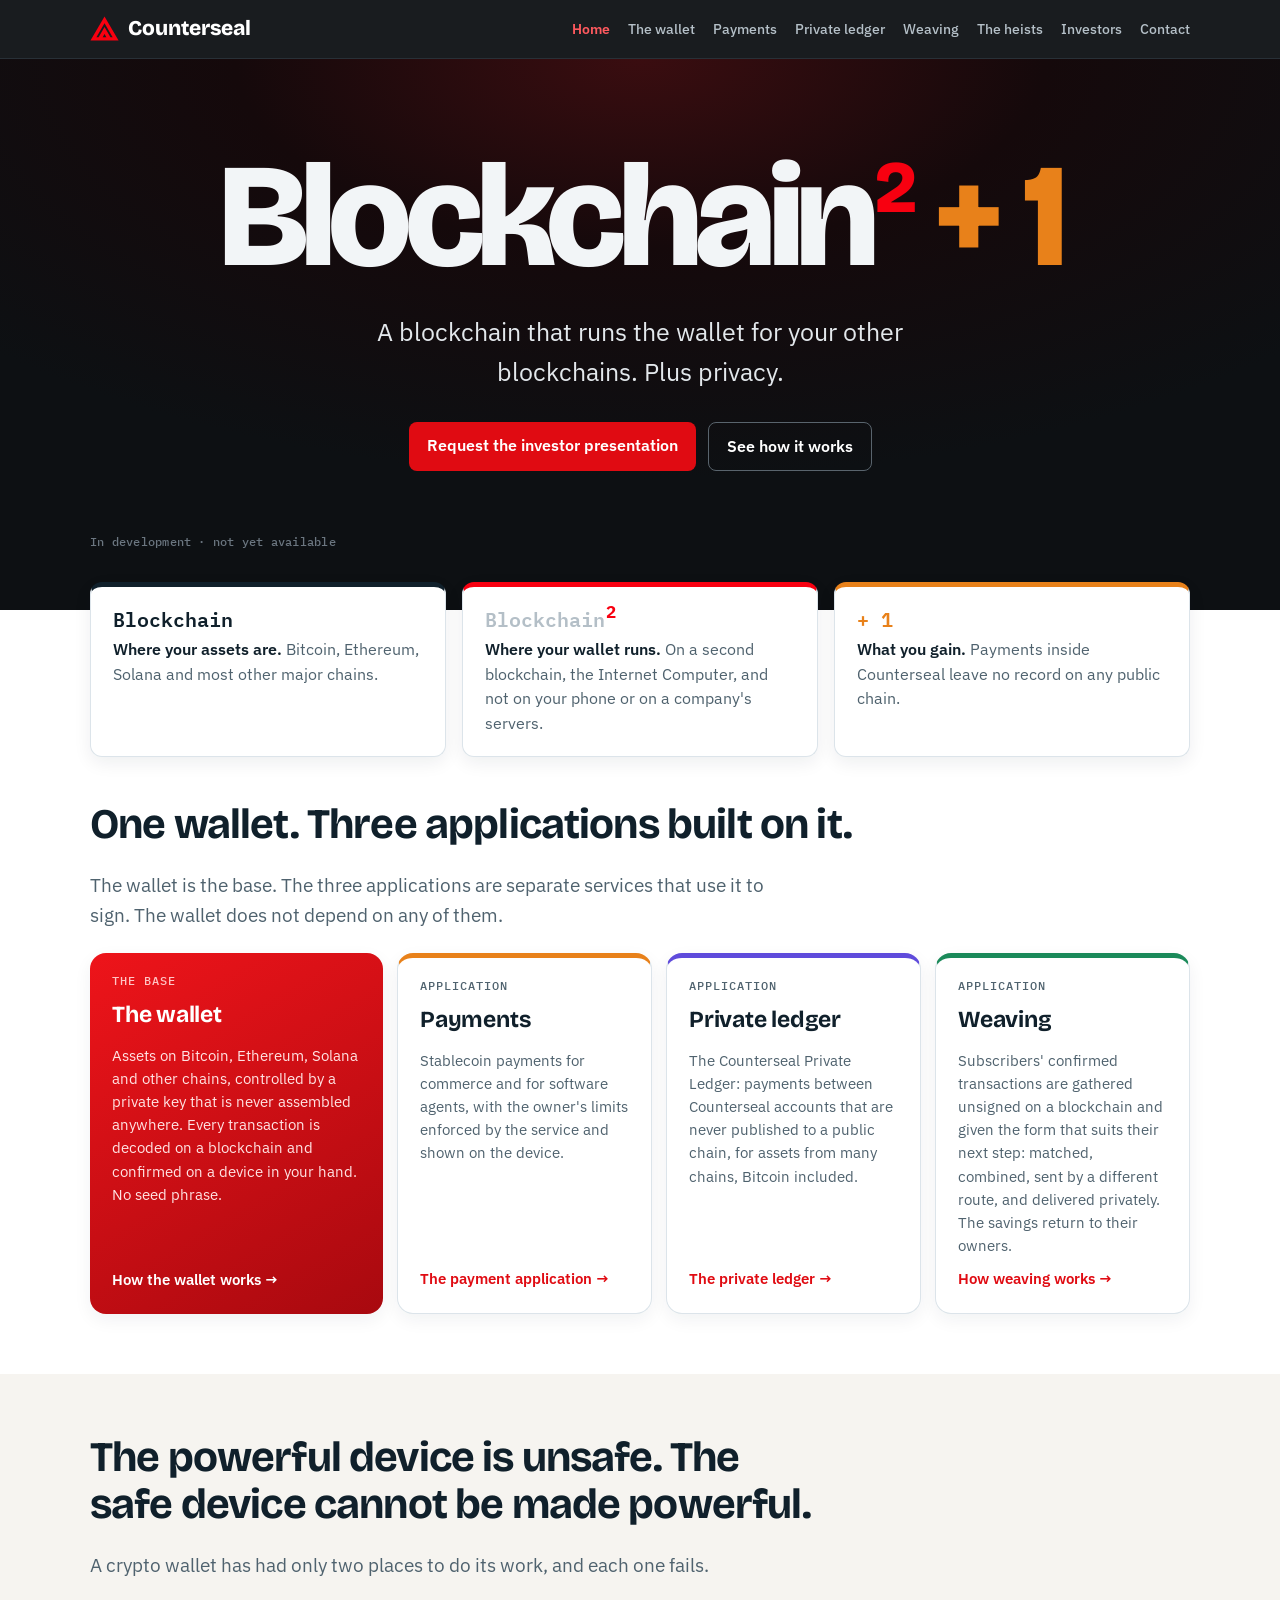
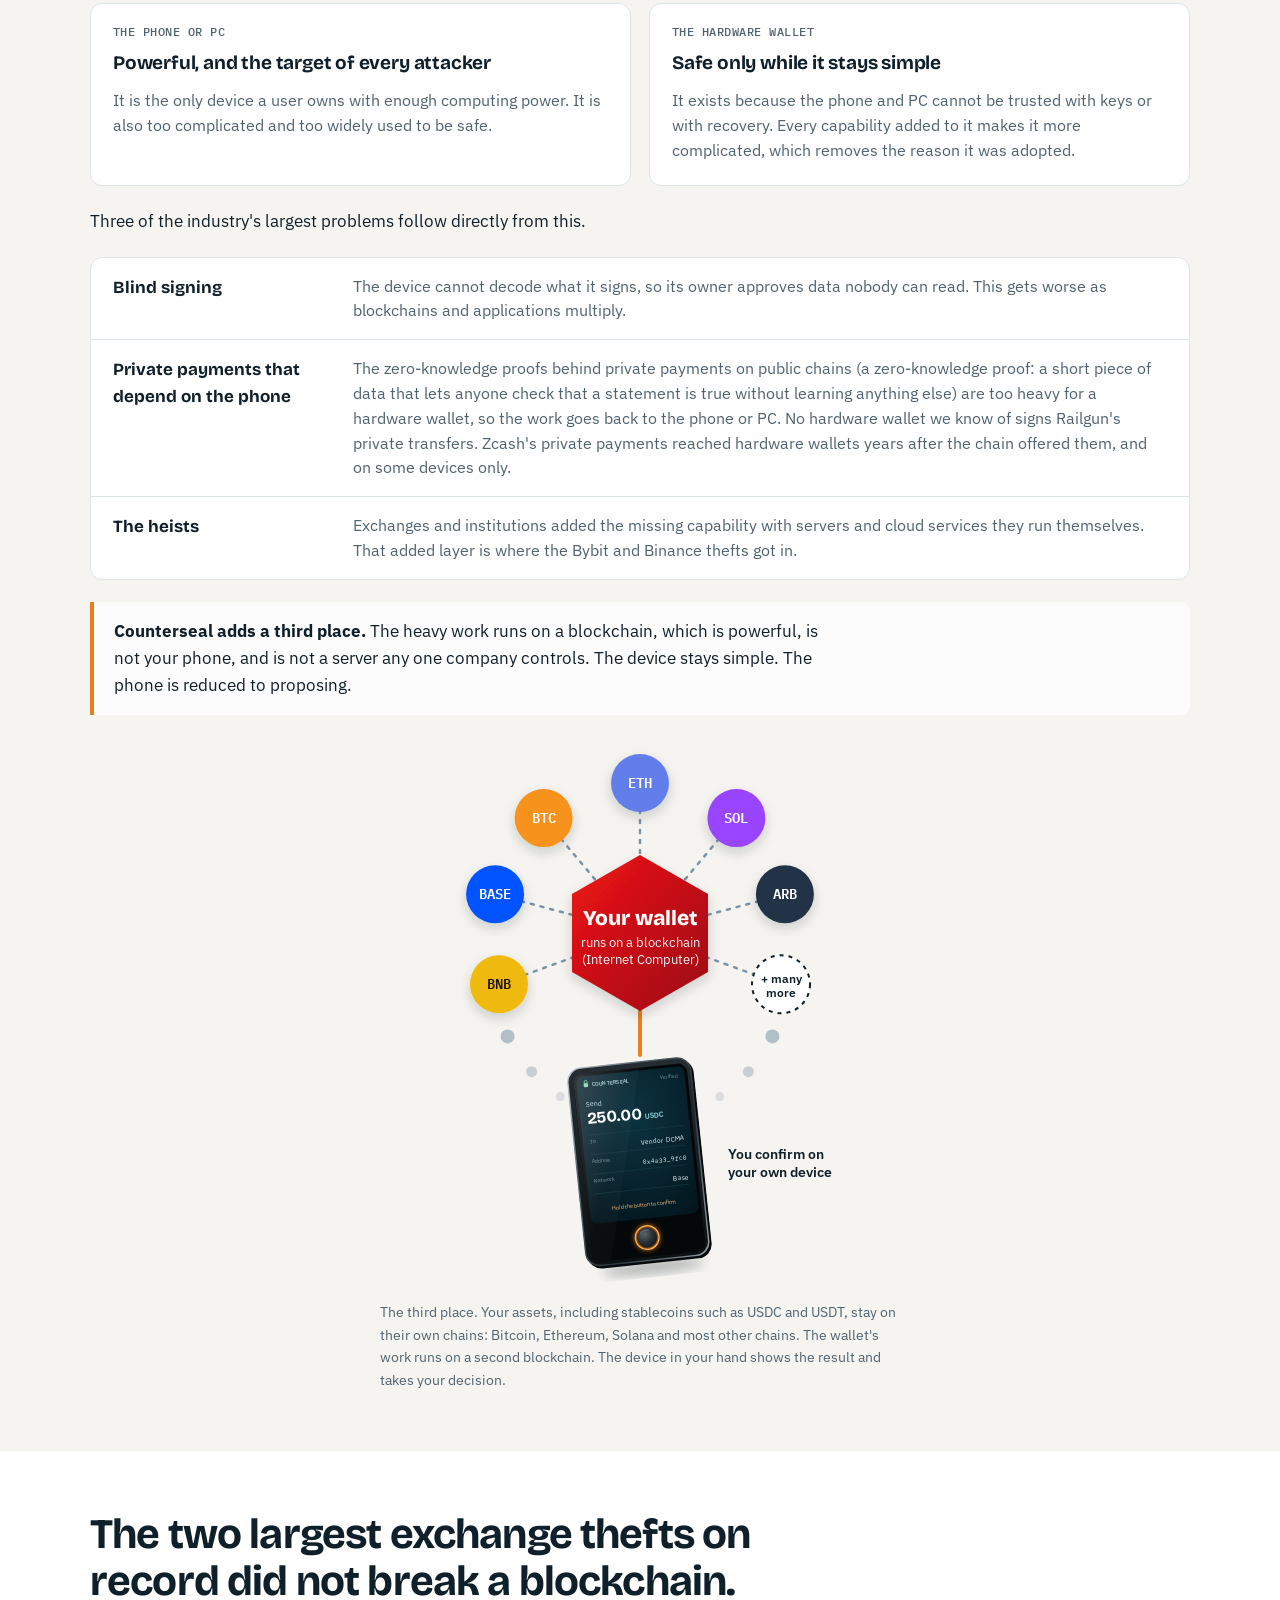
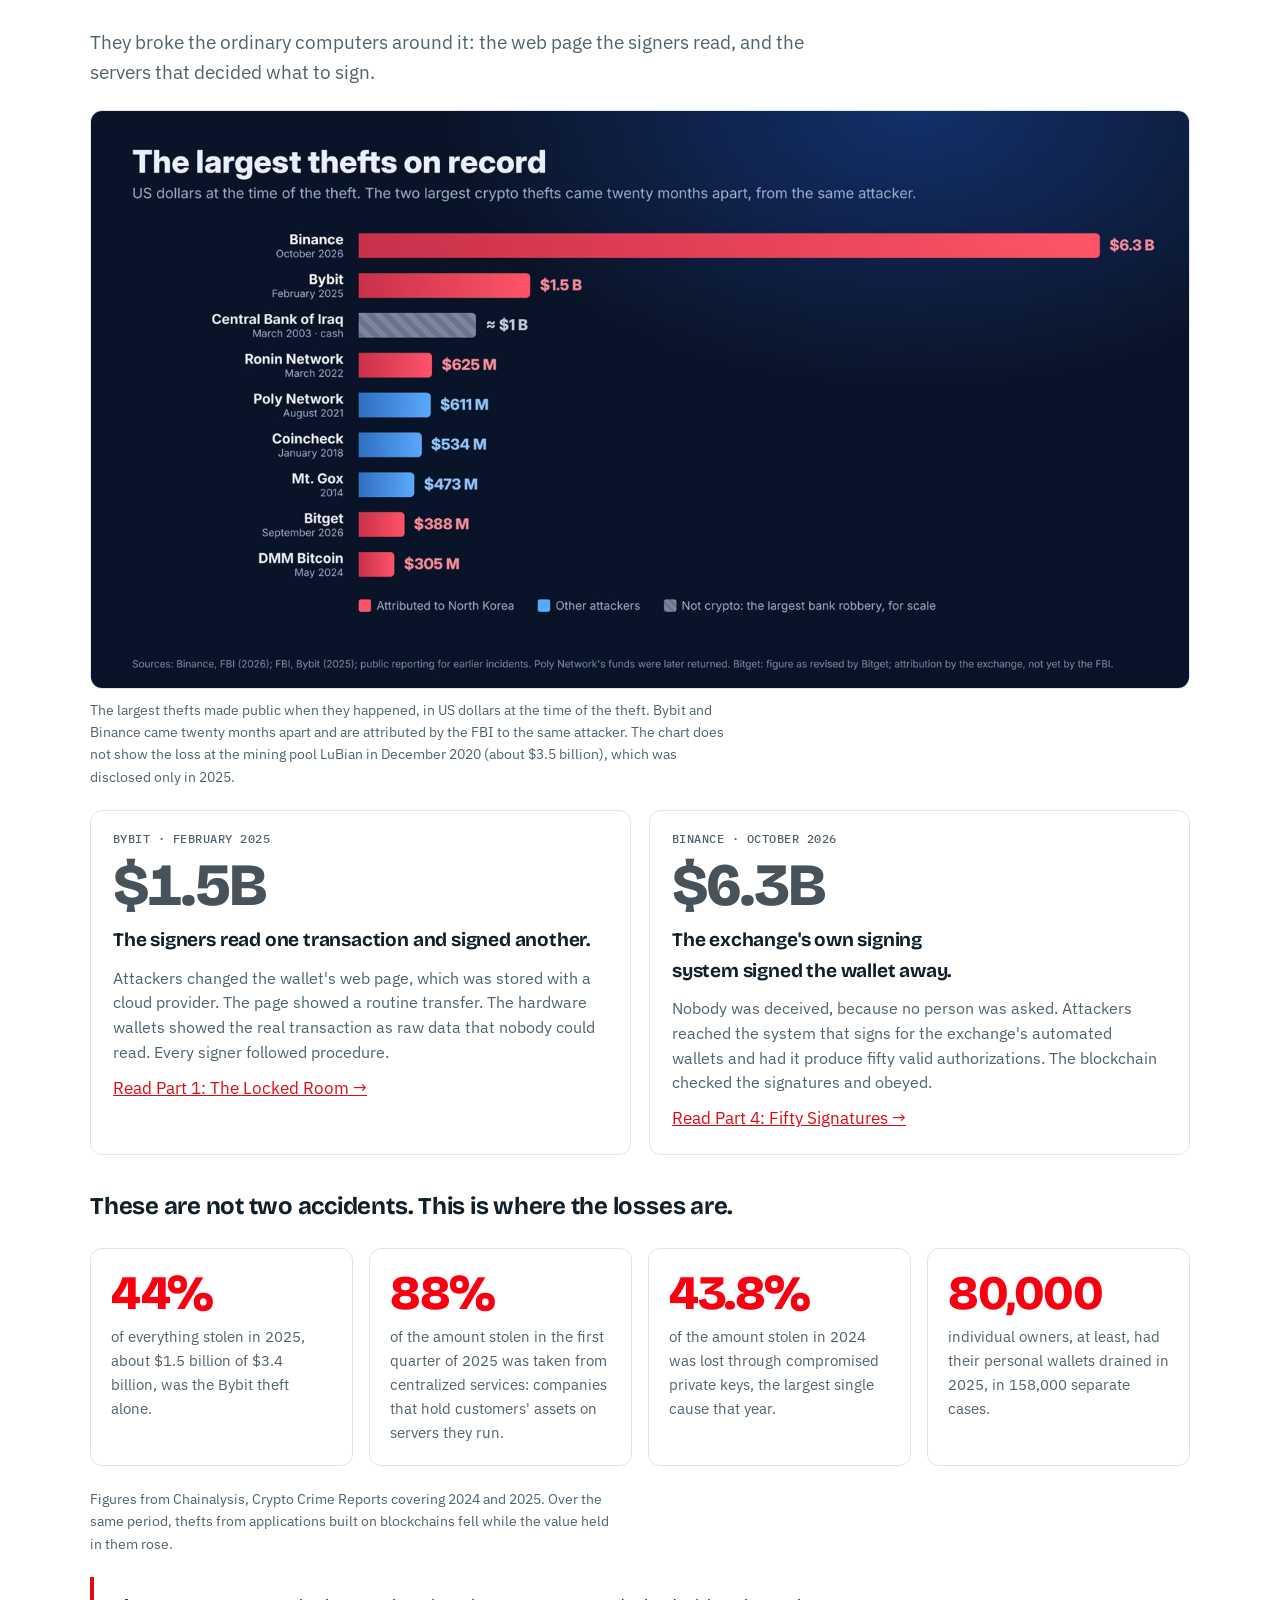
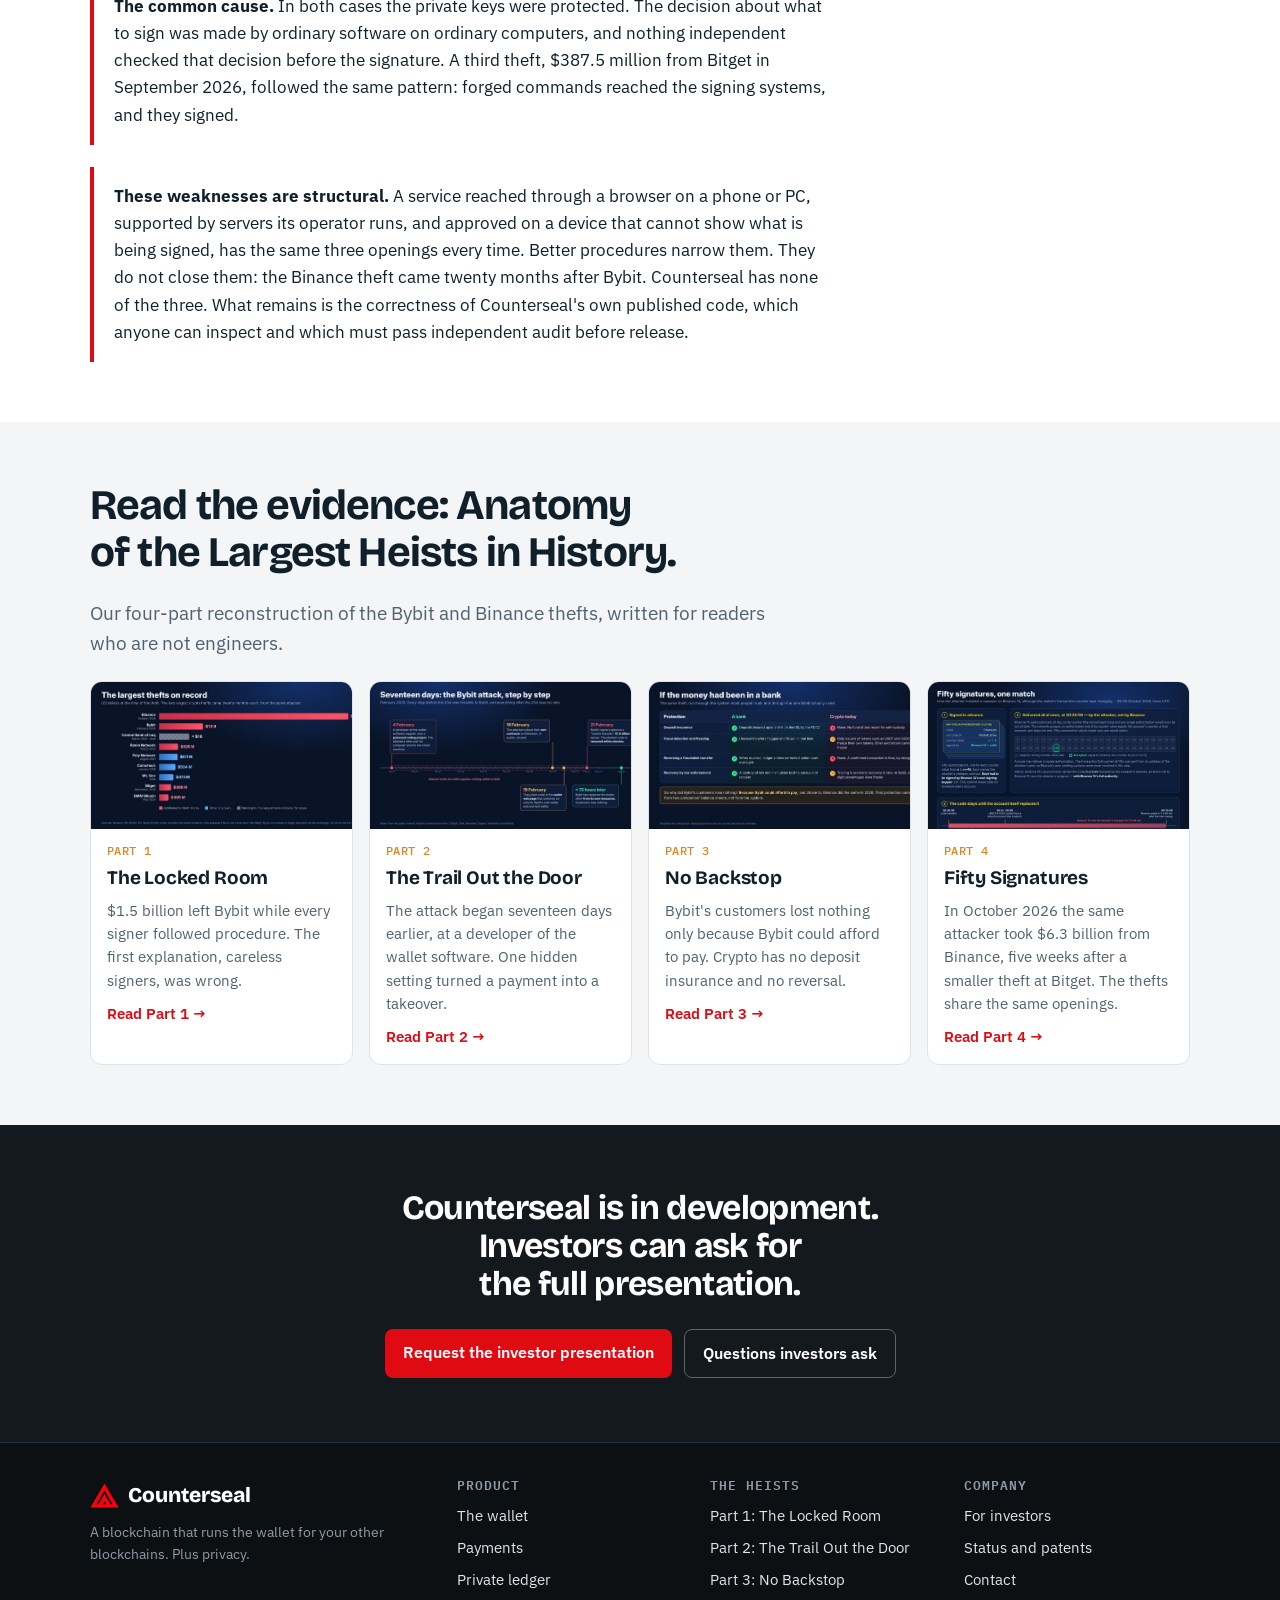
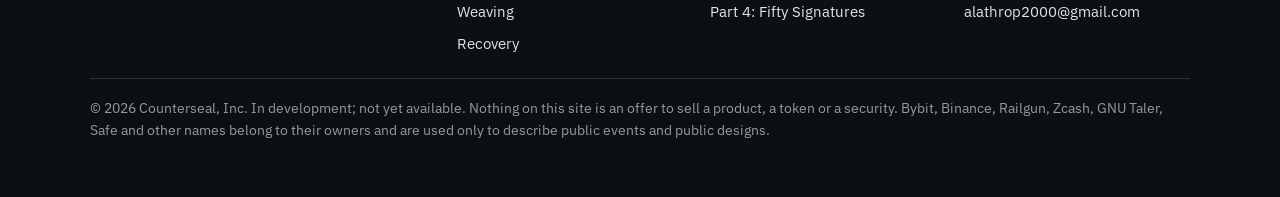
<file: index.html>
<!DOCTYPE html>
<html lang="en">
<head>
<meta charset="utf-8">
<meta name="viewport" content="width=device-width, initial-scale=1">
<title>Counterseal: a blockchain that runs the wallet for your other blockchains</title>
<!-- Counterseal_Website_Draft_v0_45 · 2026-11-14 · v0.45: wallet page, two sentences on the machines whose memory is encrypted by the processor itself, added at the founder direction of 2026-11-17 and stated as something Counterseal can use rather than something it depends on, since at the Shielded level the records are readable only inside the subscriber device. Three passages shortened by about as much as the addition, because the section is the longest on the page: the opening no longer makes the comparison with a company server twice, the card on governance no longer repeats it a third time, and the count of countries is left to the map below. v0.44: the thing that runs on the Internet Computer is named a canister smart contract, the platform term, in place of program, at the founder direction of 2026-11-17. It is defined at its first appearance on each page, which on the wallet page is directly under the picture that carries the words Canister Smart Contract. Where the text compares the platform with others, the comparison is now contract to contract: on most blockchains a smart contract is a small piece of logic over a ledger, and here it is the whole thing. The word program is kept only for ordinary software on ordinary computers. v0.43: the wallet page reviewed at the width of a phone. On a narrow screen the map now shows the world band alone: the panel for Europe and the key are cropped away rather than shrunk to nothing, which also removes three unexplained dots left behind when the labels of the key were hidden. The two photographs and the device illustration are loaded only as the reader reaches them. Nothing else changed. v0.42: the three figures and the comparison with a company-run service stay on the investors page only, so the wallet page carries the map and its caption and nothing that the section above it has already said. v0.42: the map moves from the investors page to the wallet page, at the founder direction of 2026-11-17, where the reader first meets the second blockchain and the picture of it; it follows the section that explains what running on a blockchain means. The investors page keeps the same three figures and the comparison with a company-run service, without the map, and points to it. v0.41: wallet page, founder direction of 2026-11-17. The box marked ICP in the second picture is now answered directly under the pictures, where the reader meets it, in three sentences with a link to the section that explains it. That section and the round-trip block are shortened, so the page is no longer than it was before the answer was added. v0.40: a defect in the style sheet corrected with it: the headings of the cards in the two new sections, and this new heading, named a font variable that does not exist, so they were rendering at body size. v0.40: wallet page, the close of the section on running on a blockchain rewritten at the founder direction of 2026-11-17, from a one-line pointer to a statement of why this platform was chosen: a program here keeps its own memory and records, serves its own pages, reaches the web by itself, and can hold a key, so it can sign for Bitcoin and Ethereum without a bridge or a custodian. The two cards are retitled A program no company owns and A key nobody holds. The map link now follows that statement. v0.39: founder direction of 2026-11-17. The figure of tiles on the wallet page is removed; the map carries that idea, and the section now points to it. How many machines a program runs on is stated as a choice made when it is published, not as a fixed property: the ordinary group is thirteen, the largest the network offers is thirty-four today, different programs may run on different groups, and Counterseal takes the largest for the part that deals with the signing keys. The map section says the same in one line. v0.38: wallet page, new section What it means that your wallet runs on a blockchain, at the founder direction of 2026-11-17, placed where the reader first meets the idea that a blockchain runs the wallet software: a figure of the machines of the group as tiles, all carrying the same code, and twelve of the thirty-four lit for one signature, with what follows from each; a link from there to the map of where those machines are. v0.37: the map on the investors page redrawn so it can be read: every country named on the map, a zoomed panel for Europe where fourteen of the machines sit within a few hundred miles of each other, a key for one, two and three machines per country, and the map edge faded into the panel; the caption no longer repeats the figure and now names the seventeen countries with one machine each. On a phone the names are hidden and the caption carries them. v0.36: investors page, new section Where the machines are, at the founder direction of 2026-11-17: a world map of the 34 machines that hold the signing keys, with the countries, the number that would have to act together, and the second group that holds a backup copy; the answer on the remaining risk now carries the same figures and links to it. Figures read from the Internet Computer dashboard on 2026-11-17 and dated on the page, since membership changes by governance vote. v0.35: the device is named Counterseal Token hardware device at the first mention on each page where it was named without those words, at the founder direction of 2026-11-17: the investors page answer on the remaining risk, the wallet page round-trip block, and the private-ledger page sentence on the stricter levels. Later mentions on the same page keep the short name. v0.34: investors page, two new questions, at the founder direction of 2026-11-17. (1) Services that split the signing key (Zengo, Fireblocks): splitting a key answers who can take the funds alone, not what decides when a signature is produced; the Binance wallet system used split-key signing and the largest theft on record still happened; each company publishes a plan for its own failure, described from its own documentation and from court reporting, and in Counterseal no company holds a share or has to act. (2) Shared transaction services for accounts with several approvers (the Safe class): what those services leave in the browser, how the Bybit attack went through it, and the same account expressed in Counterseal at the level the first provisional application describes, with the limits stated. Nothing of the institutional policy model beyond that level appears, because it is not yet covered by a filing. v0.33: founder directions of 2026-11-16 on the hand-off note for round-trip exposure and platform reliability. Wallet page, first section: the two figure captions now point at the arrows, and a new block under the figures states in full that an ordinary wallet lets the phone handle the transaction twice and that in Counterseal the signed transaction never comes back to the phone, with a statement that nearly every self-custody wallet works the first way; the phrase no return leg is replaced, because the phone still learns the outcome; step 4 says so. Investors page: the answer to the narrow-bet question now defends the platform itself (no reported theft from its agreement among machines, its signing cryptography or its separation of programs; reported failures were temporary and recovered; contrast with Pegasus on phones) before the standby; new question on the remaining risk, stating the one-third threshold, what a single machine can read, and that the Shielded level keeps private records where the machines cannot read them. v0.32: the word proof: the cryptographic sense is named once per page as a zero-knowledge proof, with a one-line definition at its first use on the home, private-ledger and investors pages; the wallet page no longer uses proof for authentication credentials. Founder question 2026-11-16. v0.32: the Counterseal mark in the menu bar now always returns to the top of the home page: the scroll reset is repeated shortly after the page opens, because the viewer can restore an old scroll position after the first reset, and a click on the mark while already on the home page scrolls to its top instead of reloading. v0.30: private-ledger page, new section Records only your device can read, describing the sealed storage of the Shielded level at the level PPA 4 states it, with its limit (the ledger sees amount and destination only while checking) and recovery to a replacement device; the claims paragraph and the Release 3.0 row name the level; founder decision 2026-11-16. v0.29: the service that keeps private balances is named the Counterseal Private Ledger on every public surface, with the short form the private ledger in lower case; the bare name the Ledger is retired from the site, and Ledger, the hardware-wallet maker, is described as such at its first appearance on each page; menu and footer labels changed from Private balance to Private ledger. Founder decision 2026-11-16. v0.28: menu bar, the red marker for the current page: Contact and The heists, which point to a place inside the investors and home pages, are now marked when that place is open, and the marker moves when the reader goes elsewhere on the page; the red hover colour applies only on devices with a mouse pointer, since on touch screens a tapped link kept it. v0.27: every page now opens at its very top. The script that reset the scroll position on load also scrolled the main content to the top edge of the window, which put it under the fixed menu bar by the bar height on every page; that call is removed and the reset is made without animation. v0.26: weaving page, first section: the heading Two words, defined did not show which two words, because they appeared only as small grey labels; the heading now names them (Orderflow and weaving, defined) and each word is the large title of its card, with its definition directly beneath; no other text changed. v0.25: weaving described as broader than matching, at the founder request of 2026-11-15: new section Weaving is more than matching with a new diagram and five forms (match, combine, change the route, choose the block builder, deliver privately); value section reduced to return and receipt, with the statement of who receives the value moved into it; definition, step text, home card and the investor answer on trade execution extended to match; the old diagram, which showed a Bitcoin payment and the labels no exchange fee and nobody sees your order first, is replaced. v0.24: investor question on trade execution answered at more length at the founder request of 2026-11-15: the converging unsigned flow as the advantage, the sign-first constraint of other wallets with MetaMask Smart Transactions as the example, weaving as the use of the flow. v0.23: weaving page, definition of weaving rewritten at the founder request of 2026-11-15 to state the advantage: an ordinary wallet signs first, so a collected transaction can only be ordered; Counterseal signs last, so it can still be matched, merged or rearranged; the phrase on serving the owner best removed. v0.22: the status line made inconspicuous at the founder request of 2026-11-15: left-aligned at the bottom of the first dark block, smaller, muted grey, without its outline. v0.21: the status line (In development, not yet available) moved from above the headline to the bottom of the first dark block, below the two buttons, at the founder request of 2026-11-15. v0.20: the triangle mark confirmed by the founder on 2026-11-15 as the provisional logo, shared with Ai-Fi for now; browser-tab icon files added (favicon.ico and apple-touch-icon.png) beside the drawn icon; img/counterseal-logo-provisional.svg now holds the triangle mark and the twin-peaks drawing is removed; buttons and links keep the darker red because white text on it is easier to read. v0.19: trial of a different logo mark at the founder request of 2026-11-15: the triangle mark from the supplied icon file, redrawn without its lettering, in its red (#f80010); the same red applied to the superscript 2 and the statistics figures; the twin-peaks mark is kept in img/ for comparison. v0.18: mixed colour scheme chosen by the founder on 2026-11-15: dark menu bar, page headings, closing band and footer; white and pale grey reading sections in place of the pale coloured ones; no change to any text. v0.17: weaving added as a third application with its own page, following the founder decision of 2026-11-15; the section on value returned from transactions moved from the wallet page to it; home page now shows the wallet and three applications. v0.16: home page, theft section: four published figures on where losses occur (Chainalysis) and a statement that the weaknesses are structural; investors page: new question on a blockchain versus company-run servers, stating in full what a subscriber relies on. v0.15: home page, the second of the three industry problems corrected: hardware wallets now handle shielded Zcash (Ledger since September 2026, Keystone earlier), so the statement that no hardware wallet offers private payments was too broad. v0.14: the home-page diagram now shows six named blockchains and a marker for many more, in place of three chains and two stablecoins; the caption names stablecoins as assets. v0.13: the device in the home-page diagram is now tilted and larger, matching the illustration on the wallet page. v0.12: the superscript 2 is now red, in the headline formula and on the second explanation card; the first card title and its top border are now dark, so the three cards carry the same colours as the three parts of the headline. v0.11: the second explanation card on the home page is now titled with the whole term, the word in grey and the superscript 2 in violet at full size, in place of a lone small superscript. v0.10: logo changed to the twin-peaks mark (option A1) in bright red; site colours changed from teal to red to match; attack warnings changed from red to dark grey so the brand colour is not the warning colour. v0.9: split into pages (home, the wallet, payments, private balance, investors) following the founder decision of 2026-11-14 that Counterseal is a base wallet with two applications; section numbers removed; provisional logo mark, browser-tab icon and page descriptions added; full footer; contact details supplied by the founder; payments page added. Earlier history is in v0.8. Not cleared for publication. -->
<meta name="description" content="Counterseal moves the work of a crypto wallet onto a blockchain and confirms every transaction on a hardware device in your hand. No seed phrase. Payments the public cannot see.">
<meta property="og:title" content="Counterseal: a blockchain that runs the wallet for your other blockchains">
<meta property="og:description" content="Counterseal moves the work of a crypto wallet onto a blockchain and confirms every transaction on a hardware device in your hand. No seed phrase. Payments the public cannot see.">
<meta property="og:type" content="website">
<link rel="icon" href="data:image/svg+xml,%3Csvg xmlns='http://www.w3.org/2000/svg' viewBox='11.5 1.5 64 60'%3E%3Cpath fill-rule='evenodd' fill='%23f80010' d='M43.5 6.5L73 57H14ZM43.5 20.5L60.5 50H56L43.5 28.5L31 50H26.5ZM43.5 43.5L47.3 50H39.7Z'/%3E%3C/svg%3E">
<link rel="preconnect" href="https://fonts.googleapis.com">
<link rel="preconnect" href="https://fonts.gstatic.com" crossorigin>
<link href="https://fonts.googleapis.com/css2?family=Bricolage+Grotesque:opsz,wght@12..96,500;12..96,700;12..96,800&family=IBM+Plex+Sans:ital,wght@0,400;0,500;0,600;1,400&family=IBM+Plex+Mono:wght@400;500;600&display=swap" rel="stylesheet">
<link rel="icon" href="favicon.ico" sizes="any">
<link rel="apple-touch-icon" href="apple-touch-icon.png">
<link rel="stylesheet" href="css/site.css">
</head>
<body>

<header class="nav" id="pagetop">
  <div class="wrap">
    <a class="brand" href="index.html" aria-label="Counterseal home"><svg class="mark" viewBox="13 5.5 61 52.5" aria-hidden="true"><path fill-rule="evenodd" fill="#f80010" d="M43.5 6.5L73 57H14ZM43.5 20.5L60.5 50H56L43.5 28.5L31 50H26.5ZM43.5 43.5L47.3 50H39.7Z"/></svg> Counterseal</a>
    <nav aria-label="Pages"><a href="index.html" aria-current="page">Home</a><a href="wallet.html">The wallet</a><a href="payments.html">Payments</a><a href="privacy.html">Private ledger</a><a href="weaving.html">Weaving</a><a href="index.html#series">The heists</a><a href="investors.html">Investors</a><a href="investors.html#contact">Contact</a></nav>
  </div>
</header>

<main id="top">
<svg width="0" height="0" style="position:absolute" aria-hidden="true" focusable="false">
  <defs>
    <linearGradient id="ctEdge" x1="0" y1="0" x2="1" y2="1"><stop offset="0" stop-color="#c9d2d8"/><stop offset=".28" stop-color="#5a666e"/><stop offset=".62" stop-color="#2a3339"/><stop offset="1" stop-color="#9aa6ad"/></linearGradient>
    <linearGradient id="ctBody" x1="0" y1="0" x2="0" y2="1"><stop offset="0" stop-color="#252d33"/><stop offset="1" stop-color="#0c1114"/></linearGradient>
    <radialGradient id="ctScr" cx=".5" cy=".3" r=".9"><stop offset="0" stop-color="#0c3340"/><stop offset=".6" stop-color="#06202a"/><stop offset="1" stop-color="#03131a"/></radialGradient>
    <linearGradient id="ctGlare" x1="0" y1="0" x2="1" y2="1"><stop offset="0" stop-color="#fff" stop-opacity=".2"/><stop offset=".45" stop-color="#fff" stop-opacity=".03"/><stop offset="1" stop-color="#fff" stop-opacity="0"/></linearGradient>
    <radialGradient id="ctBtn" cx=".38" cy=".32" r=".8"><stop offset="0" stop-color="#59646b"/><stop offset=".55" stop-color="#262e33"/><stop offset="1" stop-color="#11161a"/></radialGradient>
    <filter id="ctGlow" x="-60%" y="-60%" width="220%" height="220%"><feGaussianBlur stdDeviation="5"/></filter>
    <filter id="ctSoft" x="-40%" y="-40%" width="180%" height="180%"><feGaussianBlur stdDeviation="11"/></filter>
    <clipPath id="ctGlass"><rect x="14" y="14" width="232" height="384" rx="19"/></clipPath>
  </defs>
  <symbol id="ct-device" viewBox="0 0 260 440">
    <ellipse cx="136" cy="420" rx="104" ry="13" fill="#10202b" opacity=".3" filter="url(#ctSoft)"/>
    <rect x="5" y="6" width="254" height="406" rx="29" fill="#070a0c"/>
    <rect x="1" y="1" width="254" height="406" rx="29" fill="url(#ctEdge)"/>
    <rect x="4" y="4" width="248" height="400" rx="26.5" fill="url(#ctBody)"/>
    <rect x="14" y="14" width="232" height="384" rx="19" fill="#05080a"/>
    <rect x="20" y="20" width="220" height="300" rx="13" fill="url(#ctScr)"/>
    <g font-family="IBM Plex Sans, sans-serif">
      <rect x="34" y="34" width="9" height="8" rx="1.6" fill="#7fd6a4"/><path d="M35.6 34v-2.6a2.9 2.9 0 0 1 5.8 0V34" fill="none" stroke="#7fd6a4" stroke-width="1.5"/>
      <text x="50" y="42" font-size="11" font-weight="600" fill="#9fc3cc" letter-spacing=".5">COUNTERSEAL</text>
      <text x="226" y="42" font-size="10.5" fill="#6f909a" text-anchor="end">Verified</text>
      <text x="34" y="82" font-size="14" fill="#bfe1e8">Send</text>
      <text x="34" y="118" font-family="Bricolage Grotesque, sans-serif" font-size="33" font-weight="700" fill="#fff" letter-spacing="-.8">250.00</text>
      <text x="150" y="118" font-size="15" font-weight="600" fill="#8fd0dc">USDC</text>
      <g stroke="#1c4250" stroke-width="1"><path d="M34 140H226"/><path d="M34 180H226"/><path d="M34 220H226"/><path d="M34 260H226"/></g>
      <g font-size="11" fill="#6f909a"><text x="34" y="157">To</text><text x="34" y="197">Address</text><text x="34" y="237">Network</text></g>
      <g font-size="13.5" fill="#e6f4f7" text-anchor="end"><text x="226" y="170">Vendor DCMA</text><text x="226" y="210" font-family="IBM Plex Mono, monospace" font-size="12.5">0x4a33…9fc0</text><text x="226" y="250">Base</text></g>
      <text x="130" y="296" font-size="11.5" fill="#f2b673" text-anchor="middle">Hold the button to confirm</text>
    </g>
    <path d="M14 14H150L52 398H14Z" fill="url(#ctGlare)" clip-path="url(#ctGlass)"/>
    <circle cx="130" cy="359" r="26" fill="#e8811a" opacity=".75" filter="url(#ctGlow)"/>
    <circle cx="130" cy="359" r="24" fill="none" stroke="#ffb45e" stroke-width="2.6"/>
    <circle cx="130" cy="359" r="20" fill="url(#ctBtn)"/>
    <circle cx="130" cy="359" r="20" fill="none" stroke="#000" stroke-opacity=".55" stroke-width="1"/>
    <path d="M117 350a16 16 0 0 1 17-6" fill="none" stroke="#fff" stroke-opacity=".28" stroke-width="1.6" stroke-linecap="round"/>
  </symbol>
</svg>
<div class="hero">
  <div class="wrap">
    <div>
      
      <h1 class="formula" aria-label="Blockchain squared plus one">Blockchain<sup>2</sup> <span class="plus">+</span> <span class="one">1</span></h1>
      <p class="lead">A blockchain that runs the wallet for your other blockchains. Plus privacy.</p>
      <div class="cta">
        <a class="btn" href="investors.html#contact">Request the investor presentation</a>
        <a class="btn alt" href="wallet.html#how">See how it works</a>
      </div>
      <p class="herostatus"><span class="status">In development · not yet available</span></p>
    </div>
  </div>
</div>

<div class="wrap">
  <div class="decode">
    <div><b>Blockchain</b><span><strong>Where your assets are.</strong> Bitcoin, Ethereum, Solana and most other major chains.</span></div>
    <div><b><span class="dim">Blockchain</span><sup>2</sup></b><span><strong>Where your wallet runs.</strong> On a second blockchain, the Internet Computer, and not on your phone or on a company's servers.</span></div>
    <div><b>+ 1</b><span><strong>What you gain.</strong> Payments inside Counterseal leave no record on any public chain.</span></div>
  </div>
</div>

<section id="parts3">
  <div class="wrap">
    <div class="body">
      <h2>One wallet. Three applications built on it.</h2>
      <p class="lead">The wallet is the base. The three applications are separate services that use it to sign. The wallet does not depend on any of them.</p>
      <div class="trio four">
        <a class="tcard base" href="wallet.html"><span class="tag">The base</span><h3>The wallet</h3><p>Assets on Bitcoin, Ethereum, Solana and other chains, controlled by a private key that is never assembled anywhere. Every transaction is decoded on a blockchain and confirmed on a device in your hand. No seed phrase.</p><span class="go">How the wallet works →</span></a>
        <a class="tcard app1" href="payments.html"><span class="tag">Application</span><h3>Payments</h3><p>Stablecoin payments for commerce and for software agents, with the owner's limits enforced by the service and shown on the device.</p><span class="go">The payment application →</span></a>
        <a class="tcard app2" href="privacy.html"><span class="tag">Application</span><h3>Private ledger</h3><p>The Counterseal Private Ledger: payments between Counterseal accounts that are never published to a public chain, for assets from many chains, Bitcoin included.</p><span class="go">The private ledger →</span></a>
        <a class="tcard app3" href="weaving.html"><span class="tag">Application</span><h3>Weaving</h3><p>Subscribers' confirmed transactions are gathered unsigned on a blockchain and given the form that suits their next step: matched, combined, sent by a different route, and delivered privately. The savings return to their owners.</p><span class="go">How weaving works →</span></a>
      </div>
    </div>
  </div>
</section>
<section id="dilemma" class="sun">
  <div class="wrap sec">
    <div class="body">
      <h2>The powerful device is unsafe. The safe device cannot be made powerful.</h2>
      <p class="lead">A crypto wallet has had only two places to do its work, and each one fails.</p>
      <div class="grid2">
        <div class="card"><span class="tag">The phone or PC</span><h3>Powerful, and the target of every attacker</h3><p>It is the only device a user owns with enough computing power. It is also too complicated and too widely used to be safe.</p></div>
        <div class="card"><span class="tag">The hardware wallet</span><h3>Safe only while it stays simple</h3><p>It exists because the phone and PC cannot be trusted with keys or with recovery. Every capability added to it makes it more complicated, which removes the reason it was adopted.</p></div>
      </div>
      <p>Three of the industry's largest problems follow directly from this.</p>
      <div class="rows">
        <div><b>Blind signing</b><span>The device cannot decode what it signs, so its owner approves data nobody can read. This gets worse as blockchains and applications multiply.</span></div>
        <div><b>Private payments that depend on the phone</b><span>The zero-knowledge proofs behind private payments on public chains (a zero-knowledge proof: a short piece of data that lets anyone check that a statement is true without learning anything else) are too heavy for a hardware wallet, so the work goes back to the phone or PC. No hardware wallet we know of signs Railgun's private transfers. Zcash's private payments reached hardware wallets years after the chain offered them, and on some devices only.</span></div>
        <div><b>The heists</b><span>Exchanges and institutions added the missing capability with servers and cloud services they run themselves. That added layer is where the Bybit and Binance thefts got in.</span></div>
      </div>
      <div class="callout" style="border-left-color:var(--sun)"><p><strong>Counterseal adds a third place.</strong> The heavy work runs on a blockchain, which is powerful, is not your phone, and is not a server any one company controls. The device stays simple. The phone is reduced to proposing.</p></div>
      <figure class="mapfig">
        <svg viewBox="0 0 520 548" role="img" aria-label="Bitcoin, Ethereum, Solana, Base, Arbitrum, BNB Chain and many more blockchains connect to one wallet that runs on a blockchain. Below it, a hardware device shows a payment waiting for confirmation.">
          <defs>
            <linearGradient id="hx" x1="0" y1="0" x2="1" y2="1"><stop offset="0" stop-color="#f0141a"/><stop offset="1" stop-color="#9c0a10"/></linearGradient>
            <filter id="sh" x="-20%" y="-20%" width="140%" height="150%"><feDropShadow dx="0" dy="5" stdDeviation="6" flood-color="#10202b" flood-opacity=".18"/></filter>
          </defs>
          <g stroke="#7b93a6" stroke-width="2.5" stroke-dasharray="3 7" stroke-linecap="round" fill="none">
            <path d="M260 190 L163.6 75.1"/><path d="M260 190 L260.0 40.0"/><path d="M260 190 L356.4 75.1"/><path d="M260 190 L115.1 151.2"/><path d="M260 190 L404.9 151.2"/><path d="M260 190 L119.0 241.3"/><path d="M260 190 L401.0 241.3"/>
          </g>
          <path d="M260 262 L260 312" stroke="#e8811a" stroke-width="4" stroke-linecap="round"/>
          <g filter="url(#sh)" font-family="IBM Plex Mono, monospace" font-weight="600" font-size="14" text-anchor="middle" fill="#fff">
            <circle cx="163.6" cy="75.1" r="29" fill="#f7931a"/><text x="163.6" y="80.1" fill="#fff">BTC</text>
            <circle cx="260.0" cy="40.0" r="29" fill="#627eea"/><text x="260.0" y="45.0" fill="#fff">ETH</text>
            <circle cx="356.4" cy="75.1" r="29" fill="#9945ff"/><text x="356.4" y="80.1" fill="#fff">SOL</text>
            <circle cx="115.1" cy="151.2" r="29" fill="#0052ff"/><text x="115.1" y="156.2" fill="#fff">BASE</text>
            <circle cx="404.9" cy="151.2" r="29" fill="#213147"/><text x="404.9" y="156.2" fill="#fff">ARB</text>
            <circle cx="119.0" cy="241.3" r="29" fill="#f0b90b"/><text x="119.0" y="246.3" fill="#1a1205">BNB</text>
          </g>
          <g>
            <circle cx="401.0" cy="241.3" r="29" fill="#fff" stroke="#10202b" stroke-width="2" stroke-dasharray="4 5"/>
            <text x="401.0" y="240.3" text-anchor="middle" font-family="IBM Plex Sans, sans-serif" font-size="11.5" font-weight="600" fill="#10202b">+ many</text>
            <text x="401.0" y="254.3" text-anchor="middle" font-family="IBM Plex Sans, sans-serif" font-size="11.5" font-weight="600" fill="#10202b">more</text>
            <g fill="#7b93a6"><circle cx="392.4" cy="293.4" r="7" opacity="0.55"/><circle cx="368.4" cy="328.7" r="5.5" opacity="0.38"/><circle cx="339.8" cy="353.6" r="4.5" opacity="0.24"/><circle cx="127.6" cy="293.4" r="7" opacity="0.55"/><circle cx="151.6" cy="328.7" r="5.5" opacity="0.38"/><circle cx="180.2" cy="353.6" r="4.5" opacity="0.24"/></g>
          </g>
          <g filter="url(#sh)">
            <path d="M260 112 L328 151 L328 229 L260 268 L192 229 L192 151 Z" fill="url(#hx)"/>
            <text x="260" y="182" text-anchor="middle" font-family="Bricolage Grotesque, sans-serif" font-weight="800" font-size="21" fill="#fff">Your wallet</text>
            <text x="260" y="204" text-anchor="middle" font-family="IBM Plex Sans, sans-serif" font-size="12.5" fill="#e2f3f6">runs on a blockchain</text>
            <text x="260" y="221" text-anchor="middle" font-family="IBM Plex Sans, sans-serif" font-size="12.5" fill="#e2f3f6">(Internet Computer)</text>
          </g>
          <use href="#ct-device" x="196" y="318" width="128" height="217" transform="rotate(-6 260 426)"/>
          <text x="348" y="416" font-family="IBM Plex Sans, sans-serif" font-size="13.5" font-weight="600" fill="#10202b">You confirm on</text>
          <text x="348" y="434" font-family="IBM Plex Sans, sans-serif" font-size="13.5" font-weight="600" fill="#10202b">your own device</text>
        </svg>
        <figcaption>The third place. Your assets, including stablecoins such as USDC and USDT, stay on their own chains: Bitcoin, Ethereum, Solana and most other chains. The wallet's work runs on a second blockchain. The device in your hand shows the result and takes your decision.</figcaption>
      </figure>
    </div>
  </div>
</section>
<section id="why">
  <div class="wrap sec">
    <div class="body">
      <h2>The two largest exchange thefts on record did not break a blockchain.</h2>
      <p class="lead">They broke the ordinary computers around it: the web page the signers read, and the servers that decided what to sign.</p>
      <figure>
        <img src="img/fig-1-1.jpg" alt="Bar chart of the largest thefts on record. Binance, October 2026, 6.3 billion dollars. Bybit, February 2025, 1.5 billion dollars. Central Bank of Iraq, about 1 billion. Ronin Network 625 million. Poly Network 611 million. Coincheck 534 million. Mt. Gox 473 million. Bitget 388 million. DMM Bitcoin 305 million.">
        <figcaption>The largest thefts made public when they happened, in US dollars at the time of the theft. Bybit and Binance came twenty months apart and are attributed by the FBI to the same attacker. The chart does not show the loss at the mining pool LuBian in December 2020 (about $3.5 billion), which was disclosed only in 2025.</figcaption>
      </figure>
      <div class="grid2">
        <div class="card">
          <span class="tag">Bybit · February 2025</span>
          <div class="big">$1.5B</div>
          <h3>The signers read one transaction and signed another.</h3>
          <p>Attackers changed the wallet's web page, which was stored with a cloud provider. The page showed a routine transfer. The hardware wallets showed the real transaction as raw data that nobody could read. Every signer followed procedure.</p>
          <a href="heist-1.html">Read Part 1: The Locked Room →</a>
        </div>
        <div class="card">
          <span class="tag">Binance · October 2026</span>
          <div class="big">$6.3B</div>
          <h3>The exchange's own signing system signed the wallet away.</h3>
          <p>Nobody was deceived, because no person was asked. Attackers reached the system that signs for the exchange's automated wallets and had it produce fifty valid authorizations. The blockchain checked the signatures and obeyed.</p>
          <a href="heist-4.html">Read Part 4: Fifty Signatures →</a>
        </div>
      </div>
      <h3 style="font-size:24px;margin-top:10px">These are not two accidents. This is where the losses are.</h3>
      <div class="stats">
        <div><b>44%</b><span>of everything stolen in 2025, about $1.5 billion of $3.4 billion, was the Bybit theft alone.</span></div>
        <div><b>88%</b><span>of the amount stolen in the first quarter of 2025 was taken from centralized services: companies that hold customers' assets on servers they run.</span></div>
        <div><b>43.8%</b><span>of the amount stolen in 2024 was lost through compromised private keys, the largest single cause that year.</span></div>
        <div><b>80,000</b><span>individual owners, at least, had their personal wallets drained in 2025, in 158,000 separate cases.</span></div>
      </div>
      <p class="small">Figures from Chainalysis, Crypto Crime Reports covering 2024 and 2025. Over the same period, thefts from applications built on blockchains fell while the value held in them rose.</p>
      <div class="callout"><p><strong>The common cause.</strong> In both cases the private keys were protected. The decision about what to sign was made by ordinary software on ordinary computers, and nothing independent checked that decision before the signature. A third theft, $387.5 million from Bitget in September 2026, followed the same pattern: forged commands reached the signing systems, and they signed.</p></div>
      <div class="callout" style="border-left-color:var(--seal)"><p><strong>These weaknesses are structural.</strong> A service reached through a browser on a phone or PC, supported by servers its operator runs, and approved on a device that cannot show what is being signed, has the same three openings every time. Better procedures narrow them. They do not close them: the Binance theft came twenty months after Bybit. Counterseal has none of the three. What remains is the correctness of Counterseal's own published code, which anyone can inspect and which must pass independent audit before release.</p></div>
    </div>
  </div>
</section>
<section id="series" class="sky">
  <div class="wrap sec">
    <div class="body">
      <h2>Read the evidence: Anatomy of the Largest Heists in History.</h2>
      <p class="lead">Our four-part reconstruction of the Bybit and Binance thefts, written for readers who are not engineers.</p>
      <div class="parts">
        <a class="part" href="heist-1.html"><img src="img/fig-1-1-s.jpg" alt=""><div><span class="tag">Part 1</span><h3>The Locked Room</h3><span class="d">$1.5 billion left Bybit while every signer followed procedure. The first explanation, careless signers, was wrong.</span><span class="go">Read Part 1 →</span></div></a>
        <a class="part" href="heist-2.html"><img src="img/fig-2-1-s.jpg" alt=""><div><span class="tag">Part 2</span><h3>The Trail Out the Door</h3><span class="d">The attack began seventeen days earlier, at a developer of the wallet software. One hidden setting turned a payment into a takeover.</span><span class="go">Read Part 2 →</span></div></a>
        <a class="part" href="heist-3.html"><img src="img/fig-3-1-s.jpg" alt=""><div><span class="tag">Part 3</span><h3>No Backstop</h3><span class="d">Bybit's customers lost nothing only because Bybit could afford to pay. Crypto has no deposit insurance and no reversal.</span><span class="go">Read Part 3 →</span></div></a>
        <a class="part" href="heist-4.html"><img src="img/fig-4-1-s.jpg" alt=""><div><span class="tag">Part 4</span><h3>Fifty Signatures</h3><span class="d">In October 2026 the same attacker took $6.3 billion from Binance, five weeks after a smaller theft at Bitget. The thefts share the same openings.</span><span class="go">Read Part 4 →</span></div></a>
      </div>
    </div>
  </div>
</section>
<section class="ctaband"><div class="wrap"><h2>Counterseal is in development. Investors can ask for the full presentation.</h2><div class="cta"><a class="btn" href="investors.html#contact">Request the investor presentation</a><a class="btn alt" href="investors.html">Questions investors ask</a></div></div></section>

</main>

<footer>
  <div class="wrap">
    <div class="fcols">
      <div><a class="brand" href="index.html"><svg class="mark" viewBox="13 5.5 61 52.5" aria-hidden="true"><path fill-rule="evenodd" fill="#f80010" d="M43.5 6.5L73 57H14ZM43.5 20.5L60.5 50H56L43.5 28.5L31 50H26.5ZM43.5 43.5L47.3 50H39.7Z"/></svg> Counterseal</a><p class="small">A blockchain that runs the wallet for your other blockchains. Plus privacy.</p></div>
      <div><h4>Product</h4><a href="wallet.html">The wallet</a><a href="payments.html">Payments</a><a href="privacy.html">Private ledger</a><a href="weaving.html">Weaving</a><a href="wallet.html#recovery">Recovery</a></div>
      <div><h4>The heists</h4><a href="heist-1.html">Part 1: The Locked Room</a><a href="heist-2.html">Part 2: The Trail Out the Door</a><a href="heist-3.html">Part 3: No Backstop</a><a href="heist-4.html">Part 4: Fifty Signatures</a></div>
      <div><h4>Company</h4><a href="investors.html">For investors</a><a href="investors.html#today">Status and patents</a><a href="investors.html#contact">Contact</a><a href="mailto:alathrop2000@gmail.com">alathrop2000@gmail.com</a></div>
    </div>
    <p class="small legal">© 2026 Counterseal, Inc. In development; not yet available. Nothing on this site is an offer to sell a product, a token or a security. Bybit, Binance, Railgun, Zcash, GNU Taler, Safe and other names belong to their owners and are used only to describe public events and public designs.</p>
  </div>
</footer>

<script>
/* Open every page at its top. Without this, the viewer keeps the scroll position of the page the reader came from. The reset uses the window only; scrolling the main element into view would place it under the fixed menu bar. */
(function(){function up(){if(location.hash.length>1)return;try{var d=document.documentElement,b=d.style.scrollBehavior;d.style.scrollBehavior="auto";window.scrollTo(0,0);d.style.scrollBehavior=b;}catch(e){}}
if("scrollRestoration" in history){try{history.scrollRestoration="manual";}catch(e){}}
up();window.addEventListener("pageshow",up);window.addEventListener("load",function(){up();setTimeout(up,60);setTimeout(up,300);});})();
</script>
<script>
/* Mark the menu link for the open page. A link to a place inside a page (Contact, The heists) is marked while that place is open. */
(function(){var links=document.querySelectorAll("header.nav nav a");function page(){var p=location.pathname.split("/").pop()||"index.html";return p;}
function mark(){var here=page()+location.hash,hit=null;for(var i=0;i<links.length;i++){var h=links[i].getAttribute("href");if(h===here){hit=links[i];}}
if(!hit){for(var j=0;j<links.length;j++){var g=links[j].getAttribute("href");if(g.indexOf("#")<0&&g===page()){hit=links[j];}}}
for(var k=0;k<links.length;k++){if(links[k]===hit){links[k].setAttribute("aria-current","page");}else{links[k].removeAttribute("aria-current");}}}
mark();window.addEventListener("hashchange",mark);
var brand=document.querySelector("header.nav a.brand");if(brand){brand.addEventListener("click",function(e){if(page()==="index.html"&&!location.hash){e.preventDefault();var d=document.documentElement,b=d.style.scrollBehavior;d.style.scrollBehavior="auto";window.scrollTo(0,0);d.style.scrollBehavior=b;}});}})();
</script>
</body>
</html>
</file>
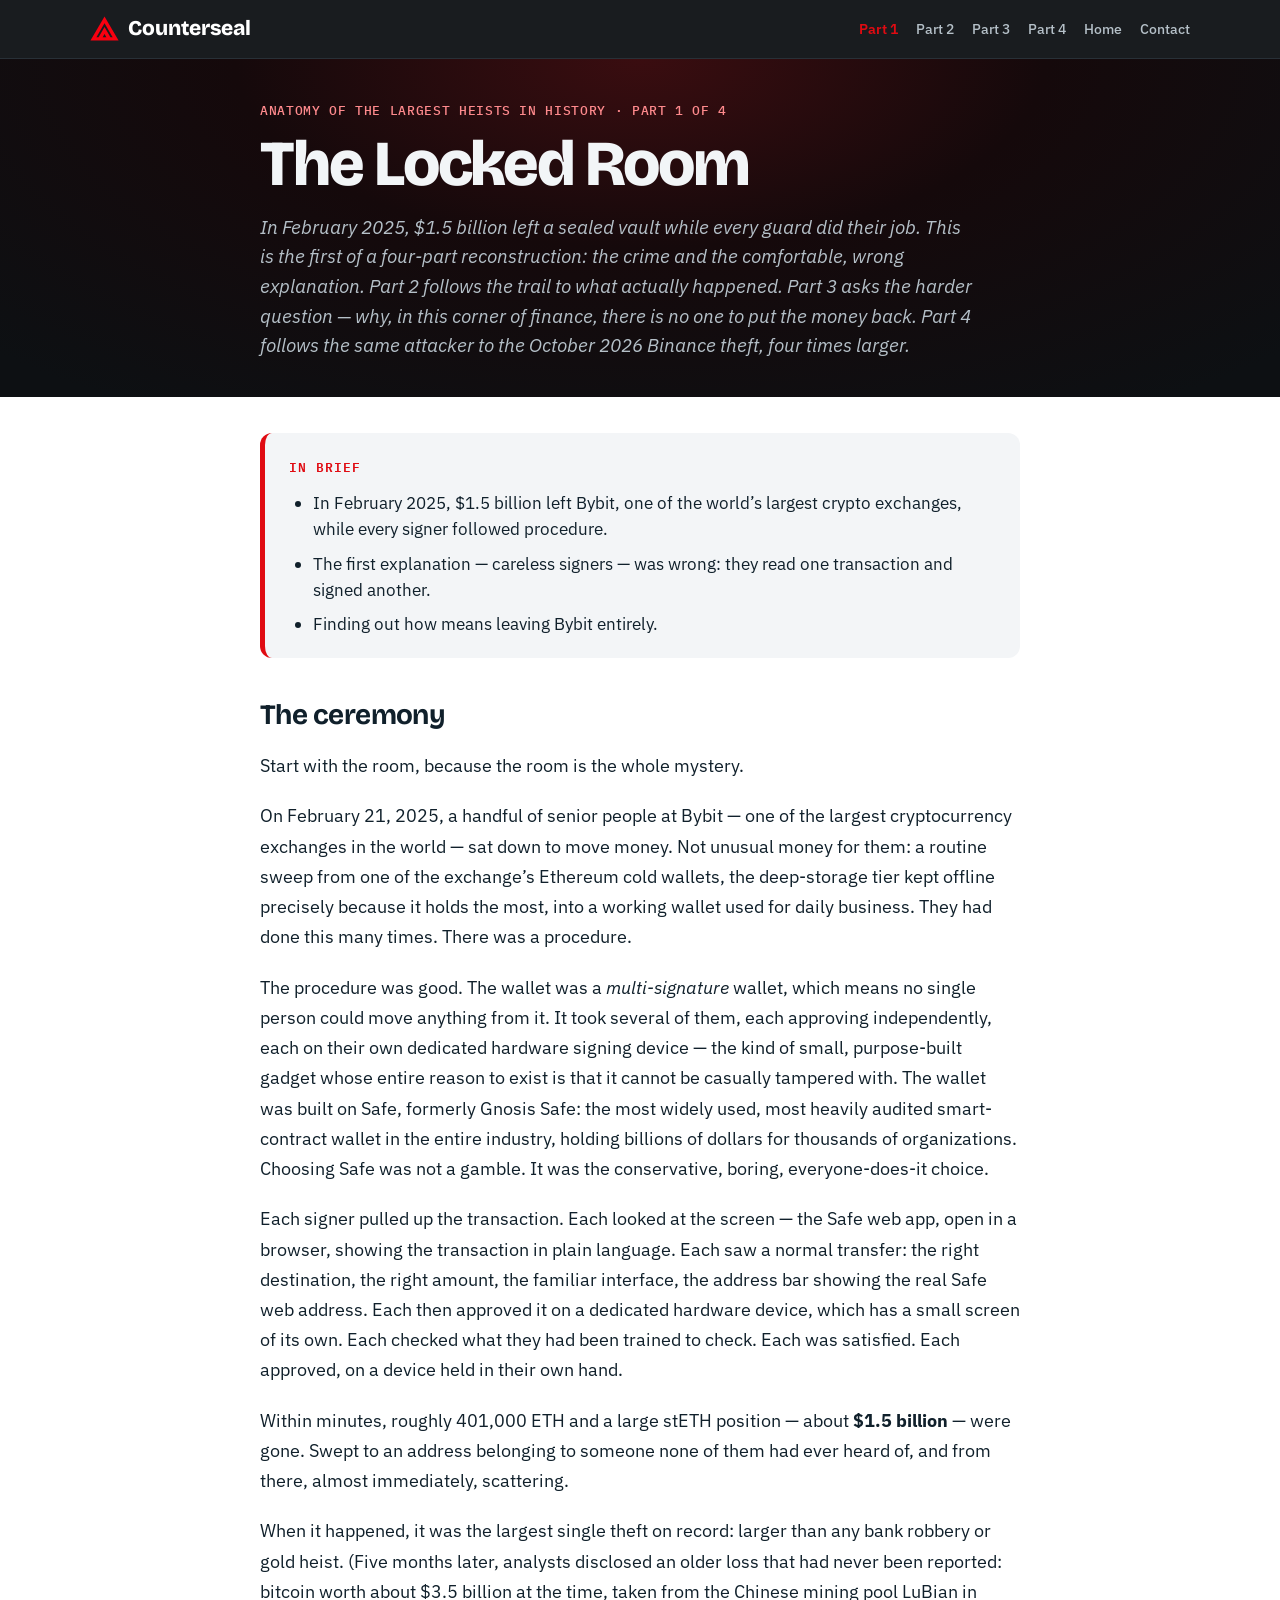
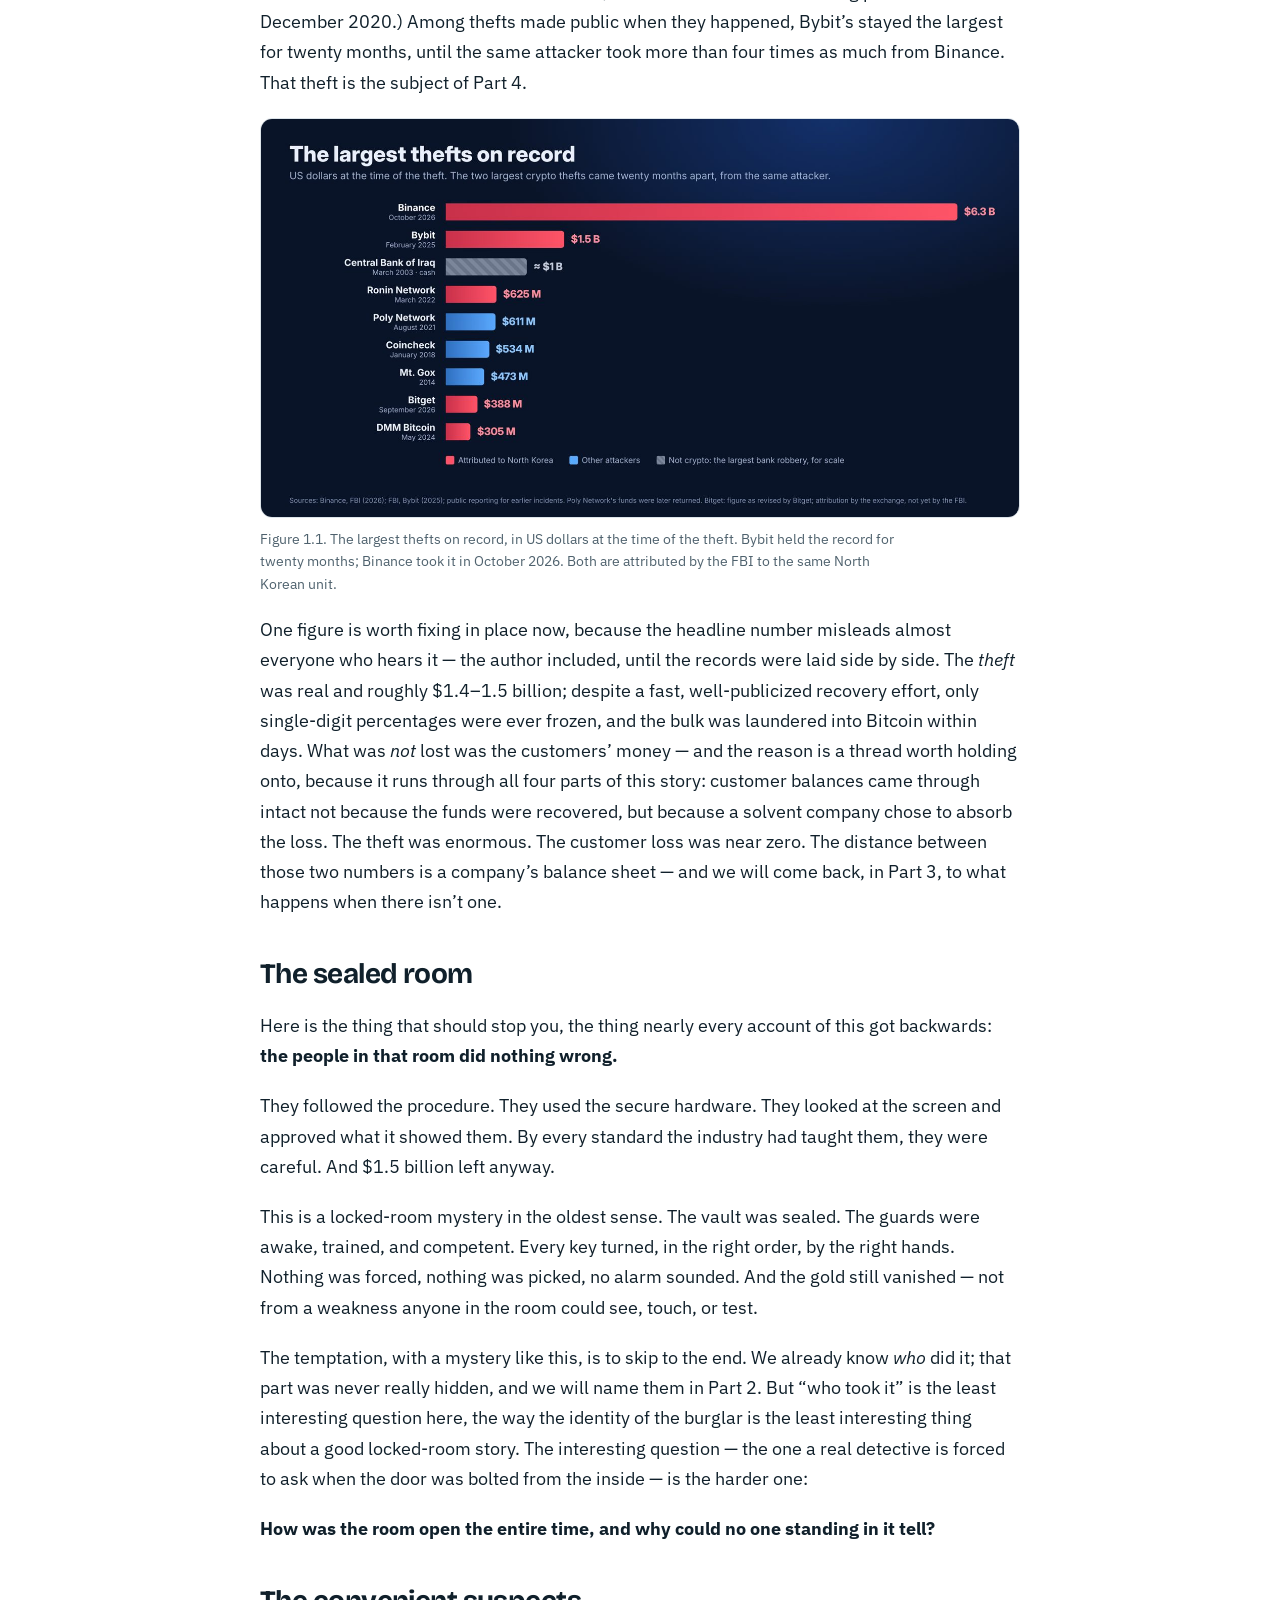
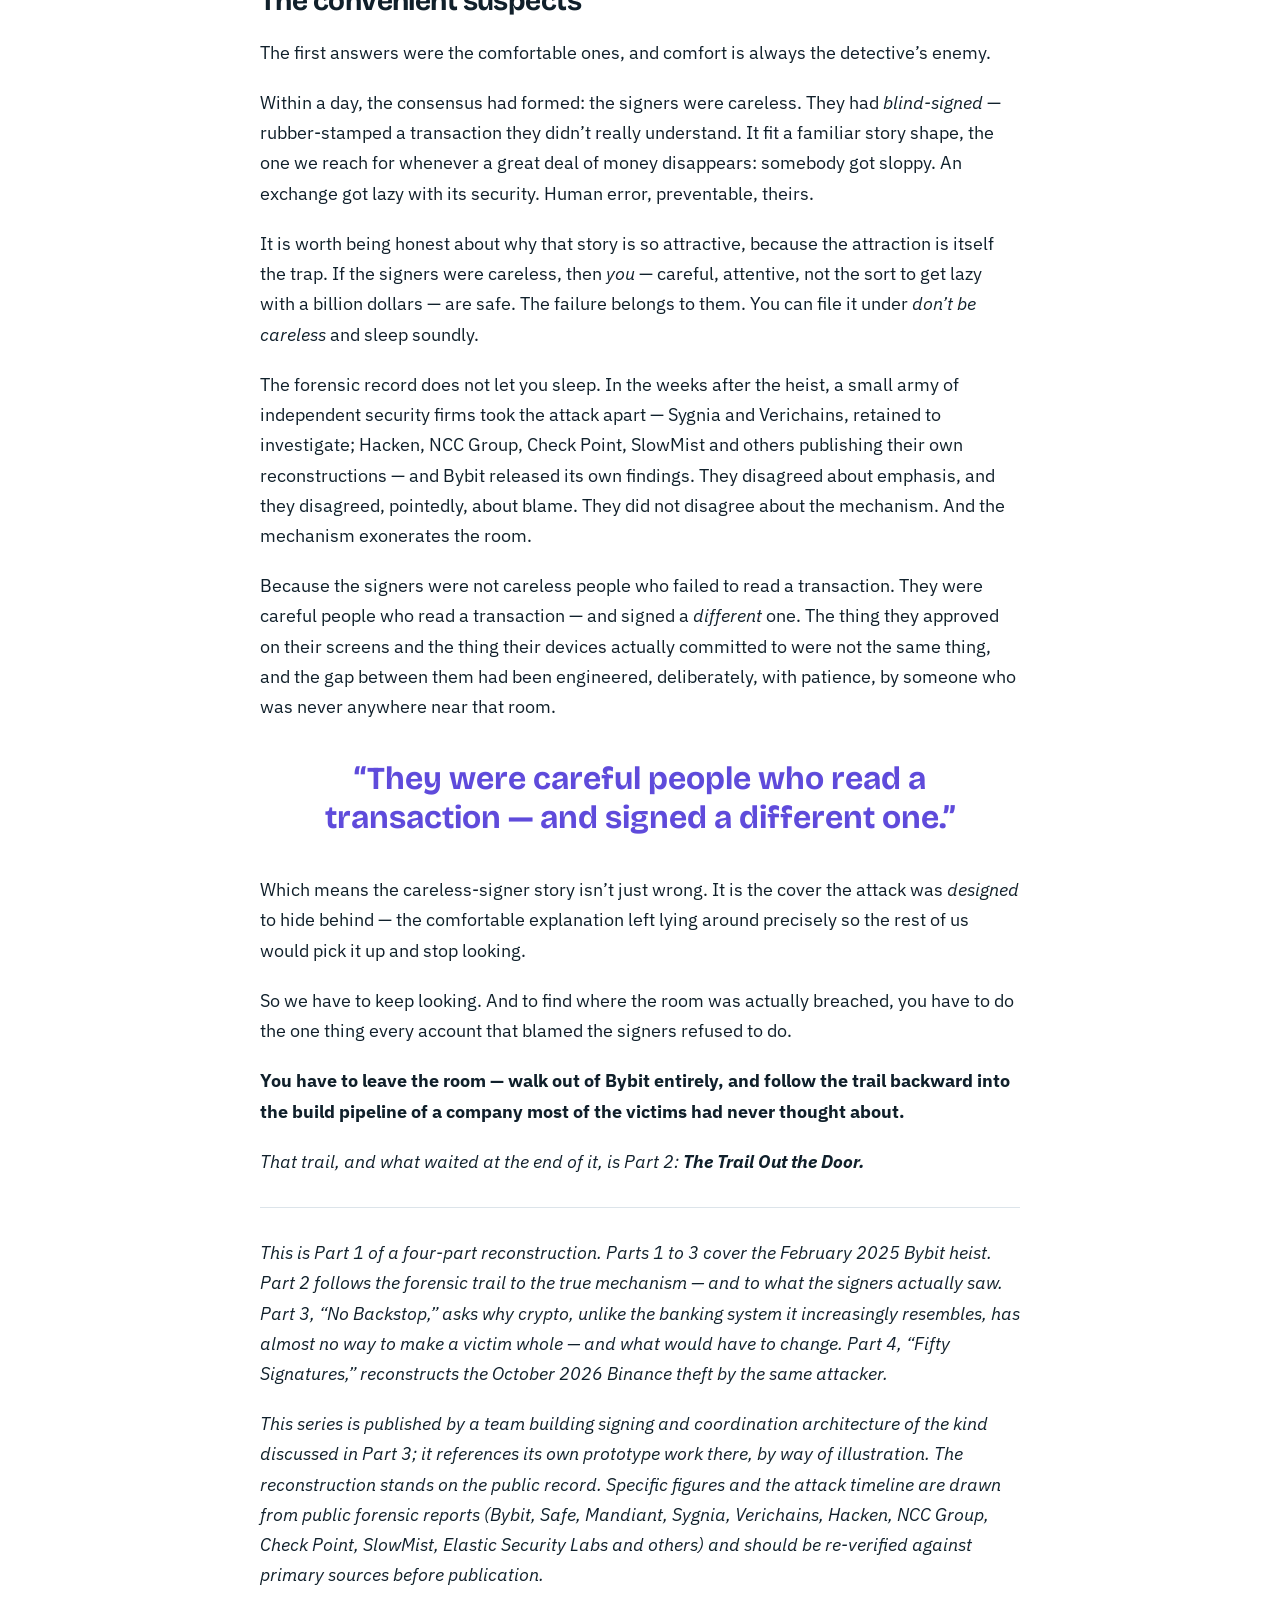
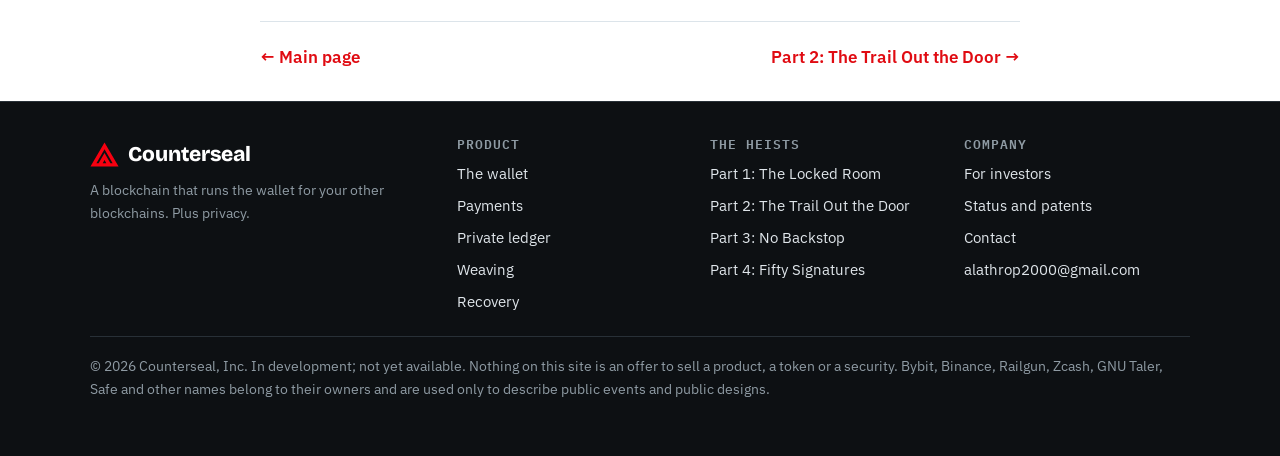
<file: heist-1.html>
<!DOCTYPE html>
<html lang="en">
<head>
<meta charset="utf-8">
<meta name="viewport" content="width=device-width, initial-scale=1">
<title>The Locked Room · Heist Series Part 1</title>
<!-- Counterseal_Website_Draft_v0_45 · article page generated from the heist series text (series archive v9: Parts 1 to 4 at v1.3, v1.4, v1.4, v1.6) with the figures, In brief boxes and pull quotes of the PDF edition v2. -->
<link rel="preconnect" href="https://fonts.googleapis.com">
<link rel="preconnect" href="https://fonts.gstatic.com" crossorigin>
<link href="https://fonts.googleapis.com/css2?family=Bricolage+Grotesque:opsz,wght@12..96,500;12..96,700;12..96,800&family=IBM+Plex+Sans:ital,wght@0,400;0,500;0,600;1,400&family=IBM+Plex+Mono:wght@400;500;600&display=swap" rel="stylesheet">
<link rel="icon" href="data:image/svg+xml,%3Csvg xmlns='http://www.w3.org/2000/svg' viewBox='11.5 1.5 64 60'%3E%3Cpath fill-rule='evenodd' fill='%23f80010' d='M43.5 6.5L73 57H14ZM43.5 20.5L60.5 50H56L43.5 28.5L31 50H26.5ZM43.5 43.5L47.3 50H39.7Z'/%3E%3C/svg%3E">
<link rel="icon" href="favicon.ico" sizes="any">
<link rel="apple-touch-icon" href="apple-touch-icon.png">
<link rel="stylesheet" href="css/site.css">
</head>
<body>
<header class="nav"><div class="wrap">
<a class="brand" href="index.html" aria-label="Counterseal home"><svg class="mark" viewBox="13 5.5 61 52.5" aria-hidden="true"><path fill-rule="evenodd" fill="#f80010" d="M43.5 6.5L73 57H14ZM43.5 20.5L60.5 50H56L43.5 28.5L31 50H26.5ZM43.5 43.5L47.3 50H39.7Z"/></svg> Counterseal</a>
<nav aria-label="Series"><a href="heist-1.html" aria-current="page" style="color:var(--seal);font-weight:600">Part 1</a><a href="heist-2.html">Part 2</a><a href="heist-3.html">Part 3</a><a href="heist-4.html">Part 4</a><a href="index.html">Home</a><a href="investors.html#contact">Contact</a></nav>
</div></header>
<main id="top">
<div class="arthead"><div class="wrap">
<div class="series">Anatomy of the Largest Heists in History · Part 1 of 4</div>
<h1>The Locked Room</h1>
<p class="stand">In February 2025, $1.5 billion left a sealed vault while every guard
did their job. This is the first of a four-part reconstruction: the
crime and the comfortable, wrong explanation. Part 2 follows the trail
to what actually happened. Part 3 asks the harder question — why, in
this corner of finance, there is no one to put the money back. Part 4
follows the same attacker to the October 2026 Binance theft, four times
larger.</p>
</div></div>
<article class="article">
<div class="brief"><b>IN BRIEF</b><ul><li>In February 2025, $1.5 billion left Bybit, one of the world’s largest crypto exchanges, while every signer followed procedure.</li><li>The first explanation — careless signers — was wrong: they read one transaction and signed another.</li><li>Finding out how means leaving Bybit entirely.</li></ul></div>
<h2 id="the-ceremony">The ceremony</h2>
<p>Start with the room, because the room is the whole mystery.</p>
<p>On February 21, 2025, a handful of senior people at Bybit — one of
the largest cryptocurrency exchanges in the world — sat down to move
money. Not unusual money for them: a routine sweep from one of the
exchange’s Ethereum cold wallets, the deep-storage tier kept offline
precisely because it holds the most, into a working wallet used for
daily business. They had done this many times. There was a
procedure.</p>
<p>The procedure was good. The wallet was a <em>multi-signature</em>
wallet, which means no single person could move anything from it. It
took several of them, each approving independently, each on their own
dedicated hardware signing device — the kind of small, purpose-built
gadget whose entire reason to exist is that it cannot be casually
tampered with. The wallet was built on Safe, formerly Gnosis Safe: the
most widely used, most heavily audited smart-contract wallet in the
entire industry, holding billions of dollars for thousands of
organizations. Choosing Safe was not a gamble. It was the conservative,
boring, everyone-does-it choice.</p>
<p>Each signer pulled up the transaction. Each looked at the screen —
the Safe web app, open in a browser, showing the transaction in plain
language. Each saw a normal transfer: the right destination, the right
amount, the familiar interface, the address bar showing the real Safe
web address. Each then approved it on a dedicated hardware device, which
has a small screen of its own. Each checked what they had been trained
to check. Each was satisfied. Each approved, on a device held in their
own hand.</p>
<p>Within minutes, roughly 401,000 ETH and a large stETH position —
about <strong>$1.5 billion</strong> — were gone. Swept to an address
belonging to someone none of them had ever heard of, and from there,
almost immediately, scattering.</p>
<p>When it happened, it was the largest single theft on record: larger
than any bank robbery or gold heist. (Five months later, analysts
disclosed an older loss that had never been reported: bitcoin worth
about $3.5 billion at the time, taken from the Chinese mining pool
LuBian in December 2020.) Among thefts made public when they happened,
Bybit’s stayed the largest for twenty months, until the same attacker
took more than four times as much from Binance. That theft is the
subject of Part 4.</p>
<figure>
<img src="img/fig-1-1.jpg" alt="Bar chart of the largest thefts on record, led by Binance at 6.3 billion dollars and Bybit at 1.5 billion dollars.">
<figcaption>
Figure 1.1. The largest thefts on record, in US dollars at the time of
the theft. Bybit held the record for twenty months; Binance took it in
October 2026. Both are attributed by the FBI to the same North Korean
unit.
</figcaption>
</figure>
<p>One figure is worth fixing in place now, because the headline number
misleads almost everyone who hears it — the author included, until the
records were laid side by side. The <em>theft</em> was real and roughly
$1.4–1.5 billion; despite a fast, well-publicized recovery effort, only
single-digit percentages were ever frozen, and the bulk was laundered
into Bitcoin within days. What was <em>not</em> lost was the customers’
money — and the reason is a thread worth holding onto, because it runs
through all four parts of this story: customer balances came through
intact not because the funds were recovered, but because a solvent
company chose to absorb the loss. The theft was enormous. The customer
loss was near zero. The distance between those two numbers is a
company’s balance sheet — and we will come back, in Part 3, to what
happens when there isn’t one.</p>
<h2 id="the-sealed-room">The sealed room</h2>
<p>Here is the thing that should stop you, the thing nearly every
account of this got backwards: <strong>the people in that room did
nothing wrong.</strong></p>
<p>They followed the procedure. They used the secure hardware. They
looked at the screen and approved what it showed them. By every standard
the industry had taught them, they were careful. And $1.5 billion left
anyway.</p>
<p>This is a locked-room mystery in the oldest sense. The vault was
sealed. The guards were awake, trained, and competent. Every key turned,
in the right order, by the right hands. Nothing was forced, nothing was
picked, no alarm sounded. And the gold still vanished — not from a
weakness anyone in the room could see, touch, or test.</p>
<p>The temptation, with a mystery like this, is to skip to the end. We
already know <em>who</em> did it; that part was never really hidden, and
we will name them in Part 2. But “who took it” is the least interesting
question here, the way the identity of the burglar is the least
interesting thing about a good locked-room story. The interesting
question — the one a real detective is forced to ask when the door was
bolted from the inside — is the harder one:</p>
<p><strong>How was the room open the entire time, and why could no one
standing in it tell?</strong></p>
<h2 id="the-convenient-suspects">The convenient suspects</h2>
<p>The first answers were the comfortable ones, and comfort is always
the detective’s enemy.</p>
<p>Within a day, the consensus had formed: the signers were careless.
They had <em>blind-signed</em> — rubber-stamped a transaction they
didn’t really understand. It fit a familiar story shape, the one we
reach for whenever a great deal of money disappears: somebody got
sloppy. An exchange got lazy with its security. Human error,
preventable, theirs.</p>
<p>It is worth being honest about why that story is so attractive,
because the attraction is itself the trap. If the signers were careless,
then <em>you</em> — careful, attentive, not the sort to get lazy with a
billion dollars — are safe. The failure belongs to them. You can file it
under <em>don’t be careless</em> and sleep soundly.</p>
<p>The forensic record does not let you sleep. In the weeks after the
heist, a small army of independent security firms took the attack apart
— Sygnia and Verichains, retained to investigate; Hacken, NCC Group,
Check Point, SlowMist and others publishing their own reconstructions —
and Bybit released its own findings. They disagreed about emphasis, and
they disagreed, pointedly, about blame. They did not disagree about the
mechanism. And the mechanism exonerates the room.</p>
<p>Because the signers were not careless people who failed to read a
transaction. They were careful people who read a transaction — and
signed a <em>different</em> one. The thing they approved on their
screens and the thing their devices actually committed to were not the
same thing, and the gap between them had been engineered, deliberately,
with patience, by someone who was never anywhere near that room.</p>
<div class="pull">
“They were careful people who read a transaction — and signed a
different one.”
</div>
<p>Which means the careless-signer story isn’t just wrong. It is the
cover the attack was <em>designed</em> to hide behind — the comfortable
explanation left lying around precisely so the rest of us would pick it
up and stop looking.</p>
<p>So we have to keep looking. And to find where the room was actually
breached, you have to do the one thing every account that blamed the
signers refused to do.</p>
<p><strong>You have to leave the room — walk out of Bybit entirely, and
follow the trail backward into the build pipeline of a company most of
the victims had never thought about.</strong></p>
<p><em>That trail, and what waited at the end of it, is Part 2:
<strong>The Trail Out the Door.</strong></em></p>
<hr />
<p><em>This is Part 1 of a four-part reconstruction. Parts 1 to 3 cover
the February 2025 Bybit heist. Part 2 follows the forensic trail to the
true mechanism — and to what the signers actually saw. Part 3, “No
Backstop,” asks why crypto, unlike the banking system it increasingly
resembles, has almost no way to make a victim whole — and what would
have to change. Part 4, “Fifty Signatures,” reconstructs the October
2026 Binance theft by the same attacker.</em></p>
<p><em>This series is published by a team building signing and
coordination architecture of the kind discussed in Part 3; it references
its own prototype work there, by way of illustration. The reconstruction
stands on the public record. Specific figures and the attack timeline
are drawn from public forensic reports (Bybit, Safe, Mandiant, Sygnia,
Verichains, Hacken, NCC Group, Check Point, SlowMist, Elastic Security
Labs and others) and should be re-verified against primary sources
before publication.</em></p>

<div class="pager"><a href="index.html">← Main page</a><a href="heist-2.html">Part 2: The Trail Out the Door →</a></div>
</article>
</main>
<footer>
  <div class="wrap">
    <div class="fcols">
      <div><a class="brand" href="index.html"><svg class="mark" viewBox="13 5.5 61 52.5" aria-hidden="true"><path fill-rule="evenodd" fill="#f80010" d="M43.5 6.5L73 57H14ZM43.5 20.5L60.5 50H56L43.5 28.5L31 50H26.5ZM43.5 43.5L47.3 50H39.7Z"/></svg> Counterseal</a><p class="small">A blockchain that runs the wallet for your other blockchains. Plus privacy.</p></div>
      <div><h4>Product</h4><a href="wallet.html">The wallet</a><a href="payments.html">Payments</a><a href="privacy.html">Private ledger</a><a href="weaving.html">Weaving</a><a href="wallet.html#recovery">Recovery</a></div>
      <div><h4>The heists</h4><a href="heist-1.html">Part 1: The Locked Room</a><a href="heist-2.html">Part 2: The Trail Out the Door</a><a href="heist-3.html">Part 3: No Backstop</a><a href="heist-4.html">Part 4: Fifty Signatures</a></div>
      <div><h4>Company</h4><a href="investors.html">For investors</a><a href="investors.html#today">Status and patents</a><a href="investors.html#contact">Contact</a><a href="mailto:alathrop2000@gmail.com">alathrop2000@gmail.com</a></div>
    </div>
    <p class="small legal">© 2026 Counterseal, Inc. In development; not yet available. Nothing on this site is an offer to sell a product, a token or a security. Bybit, Binance, Railgun, Zcash, GNU Taler, Safe and other names belong to their owners and are used only to describe public events and public designs.</p>
  </div>
</footer>
<script>
/* Open every page at its top. Without this, the viewer keeps the scroll position of the page the reader came from. The reset uses the window only; scrolling the main element into view would place it under the fixed menu bar. */
(function(){function up(){if(location.hash.length>1)return;try{var d=document.documentElement,b=d.style.scrollBehavior;d.style.scrollBehavior="auto";window.scrollTo(0,0);d.style.scrollBehavior=b;}catch(e){}}
if("scrollRestoration" in history){try{history.scrollRestoration="manual";}catch(e){}}
up();window.addEventListener("pageshow",up);window.addEventListener("load",function(){up();setTimeout(up,60);setTimeout(up,300);});})();
</script>
<script>
/* Mark the menu link for the open page. A link to a place inside a page (Contact, The heists) is marked while that place is open. */
(function(){var links=document.querySelectorAll("header.nav nav a");function page(){var p=location.pathname.split("/").pop()||"index.html";return p;}
function mark(){var here=page()+location.hash,hit=null;for(var i=0;i<links.length;i++){var h=links[i].getAttribute("href");if(h===here){hit=links[i];}}
if(!hit){for(var j=0;j<links.length;j++){var g=links[j].getAttribute("href");if(g.indexOf("#")<0&&g===page()){hit=links[j];}}}
for(var k=0;k<links.length;k++){if(links[k]===hit){links[k].setAttribute("aria-current","page");}else{links[k].removeAttribute("aria-current");}}}
mark();window.addEventListener("hashchange",mark);
var brand=document.querySelector("header.nav a.brand");if(brand){brand.addEventListener("click",function(e){if(page()==="index.html"&&!location.hash){e.preventDefault();var d=document.documentElement,b=d.style.scrollBehavior;d.style.scrollBehavior="auto";window.scrollTo(0,0);d.style.scrollBehavior=b;}});}})();
</script>
</body></html>
</file>
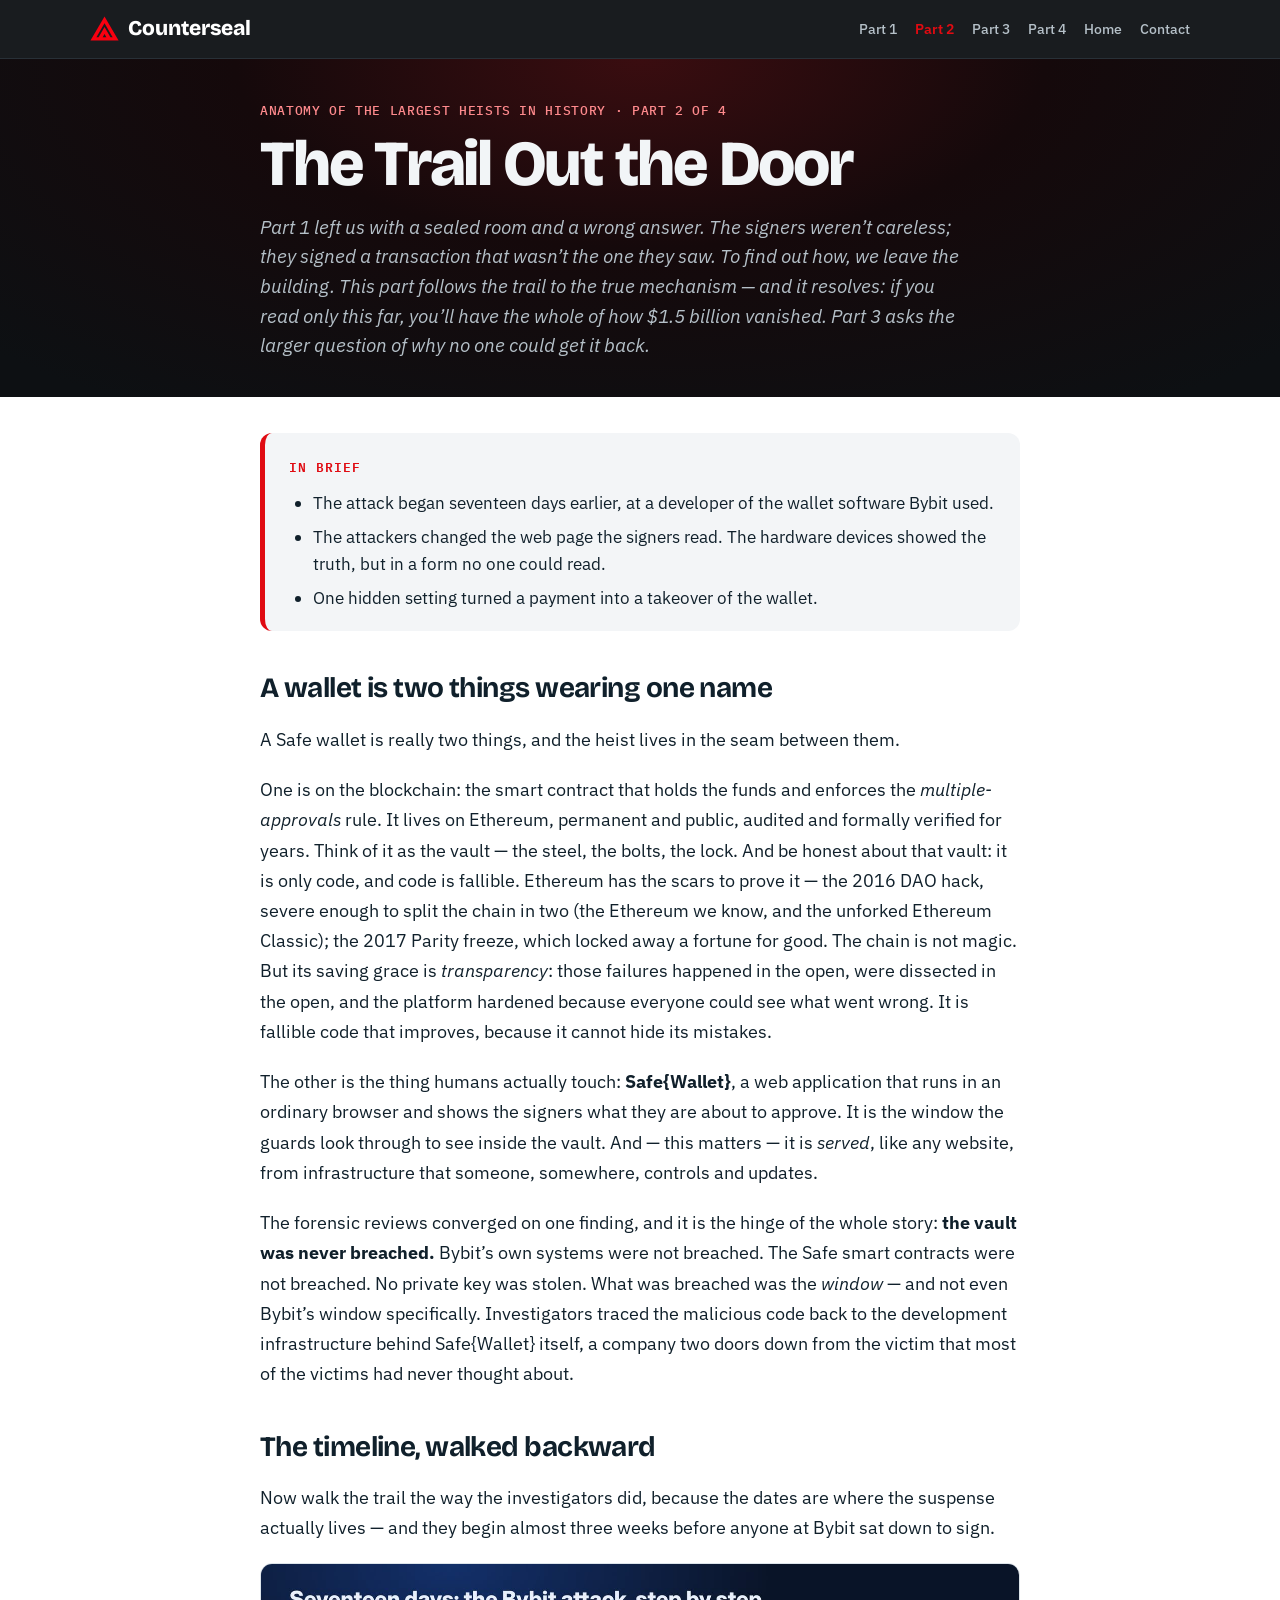
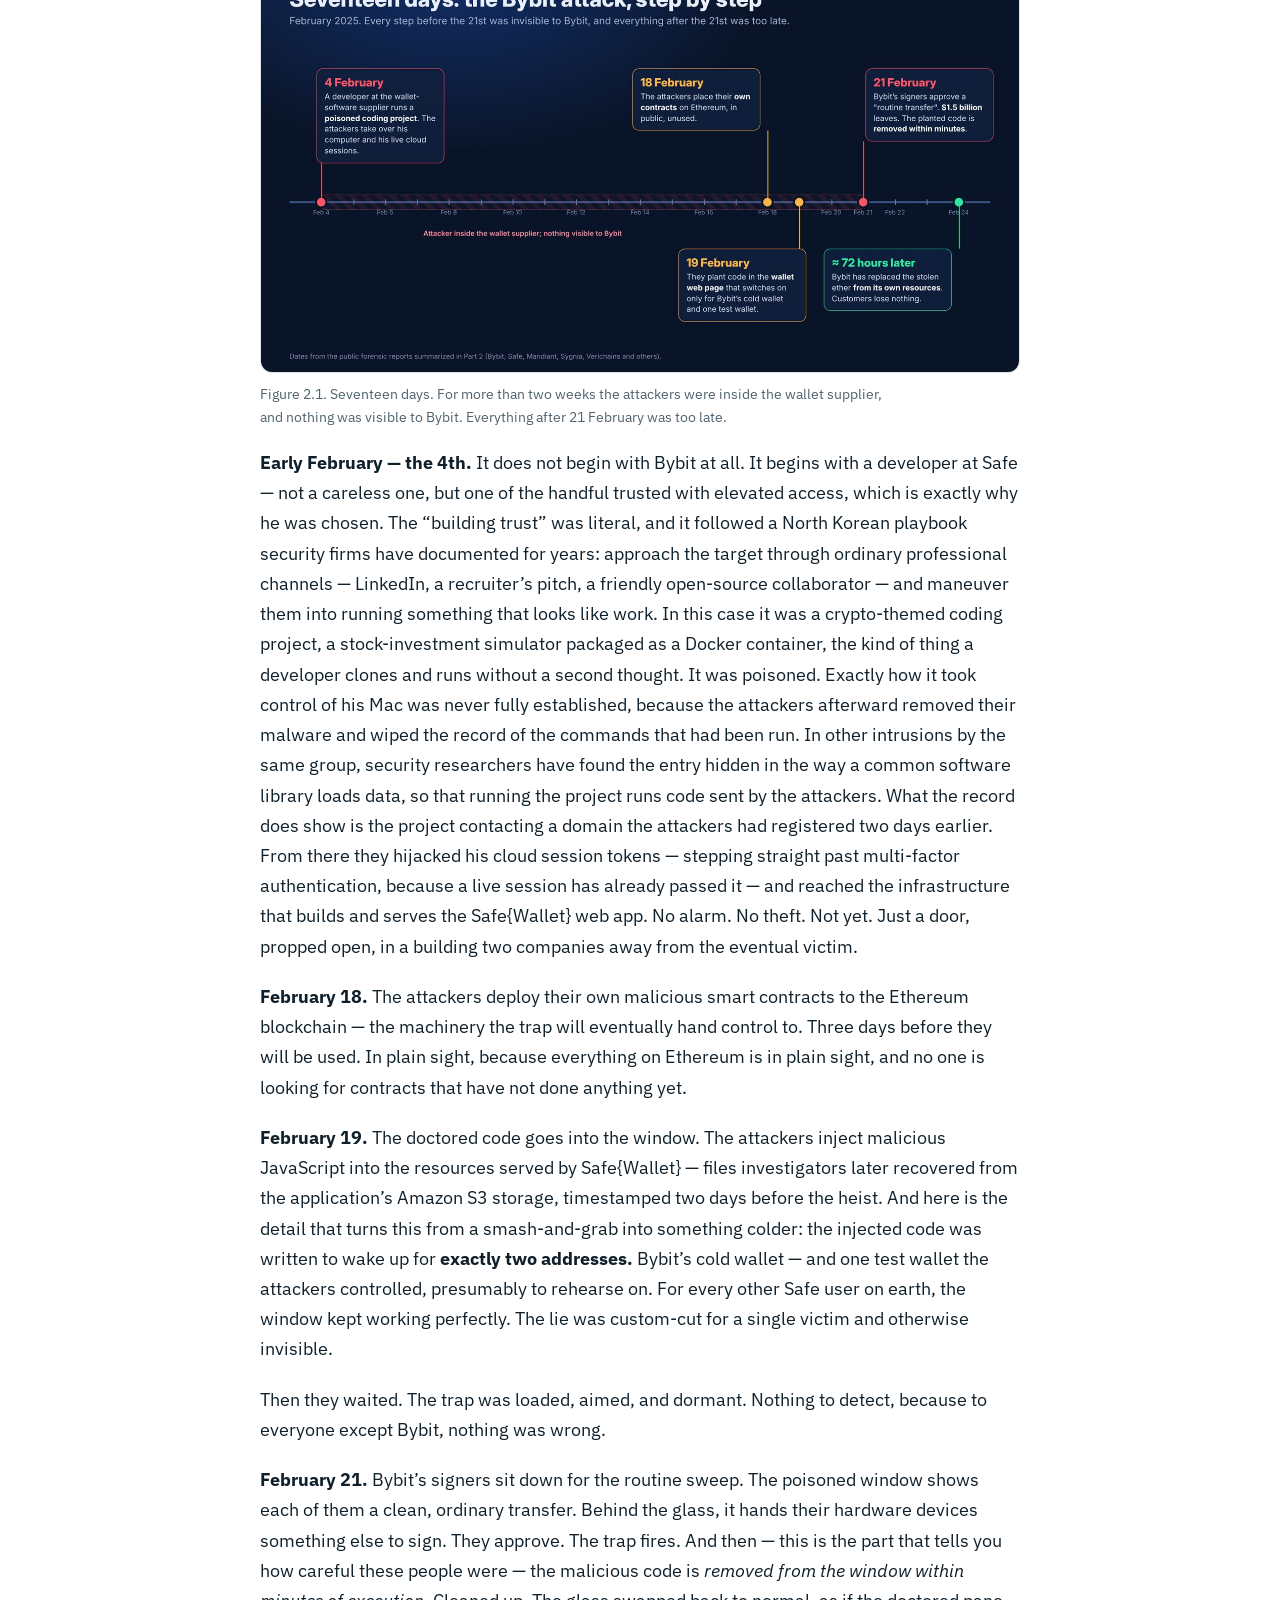
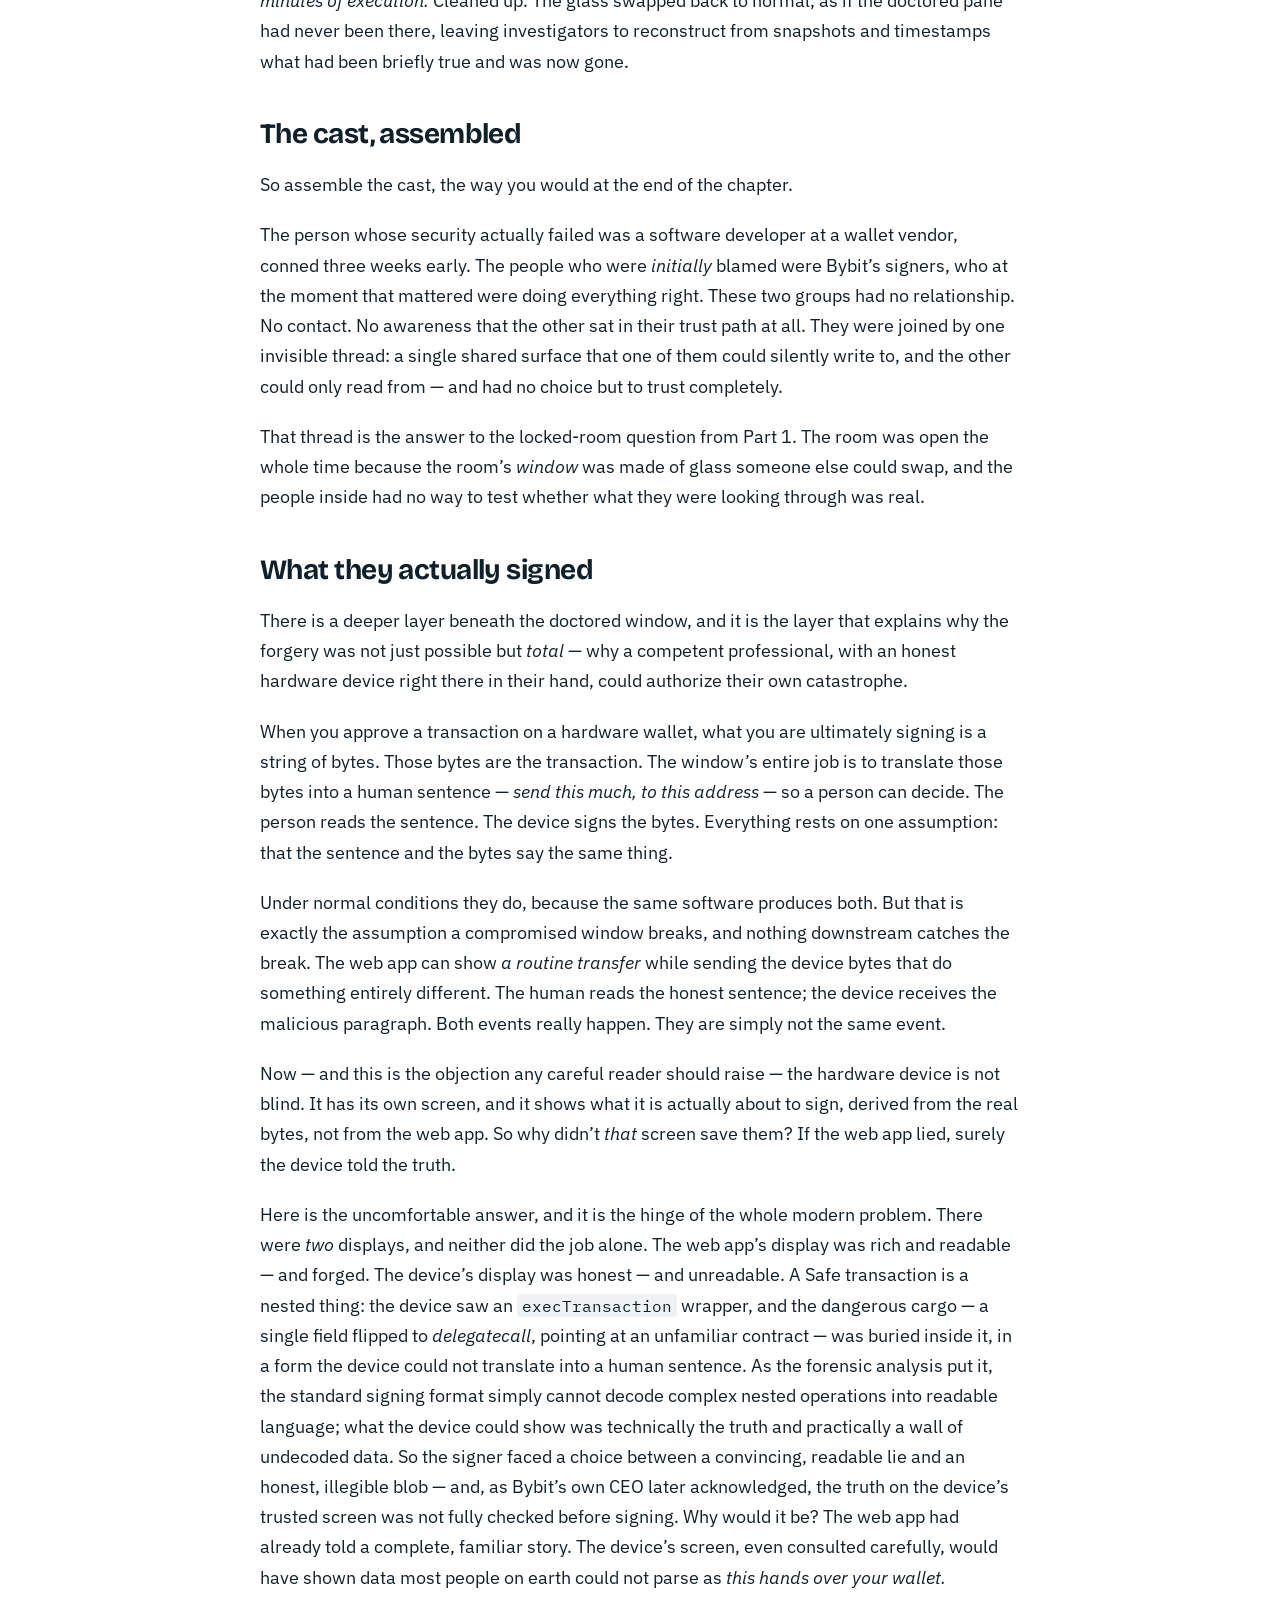
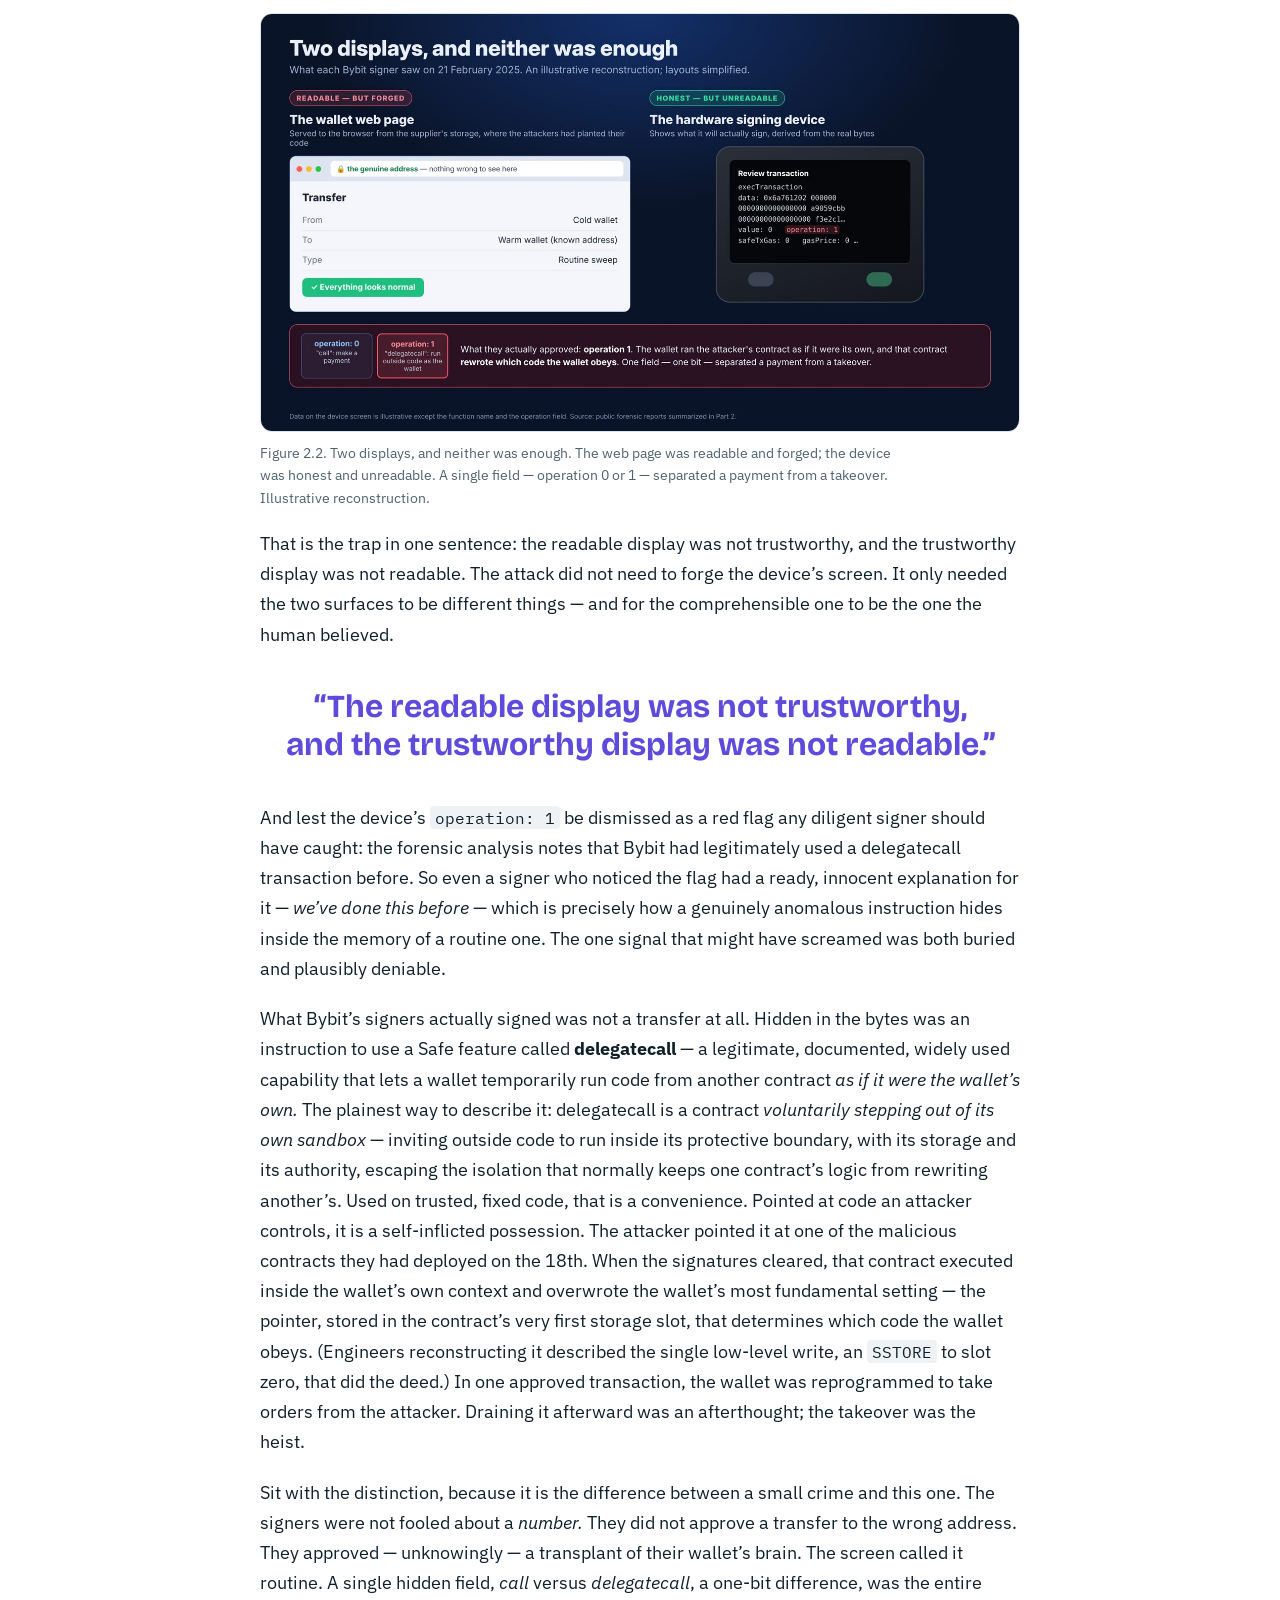
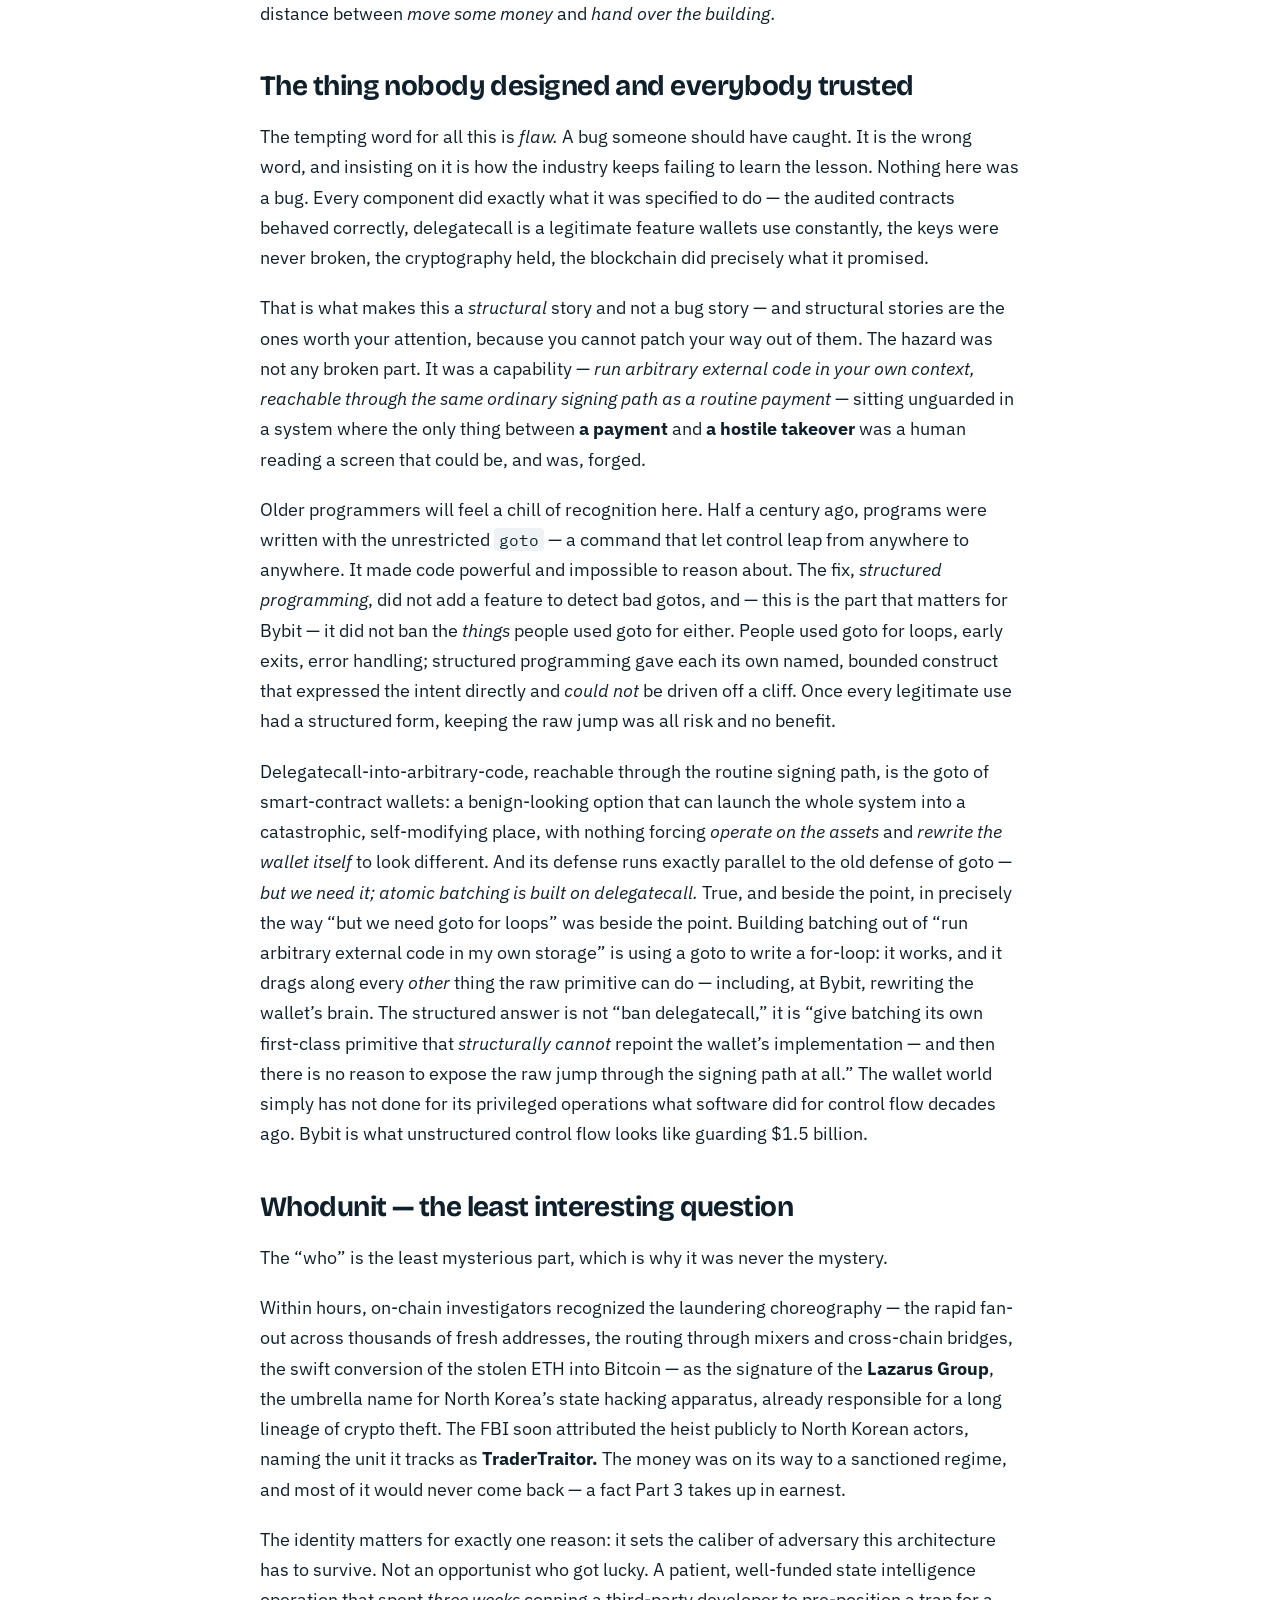
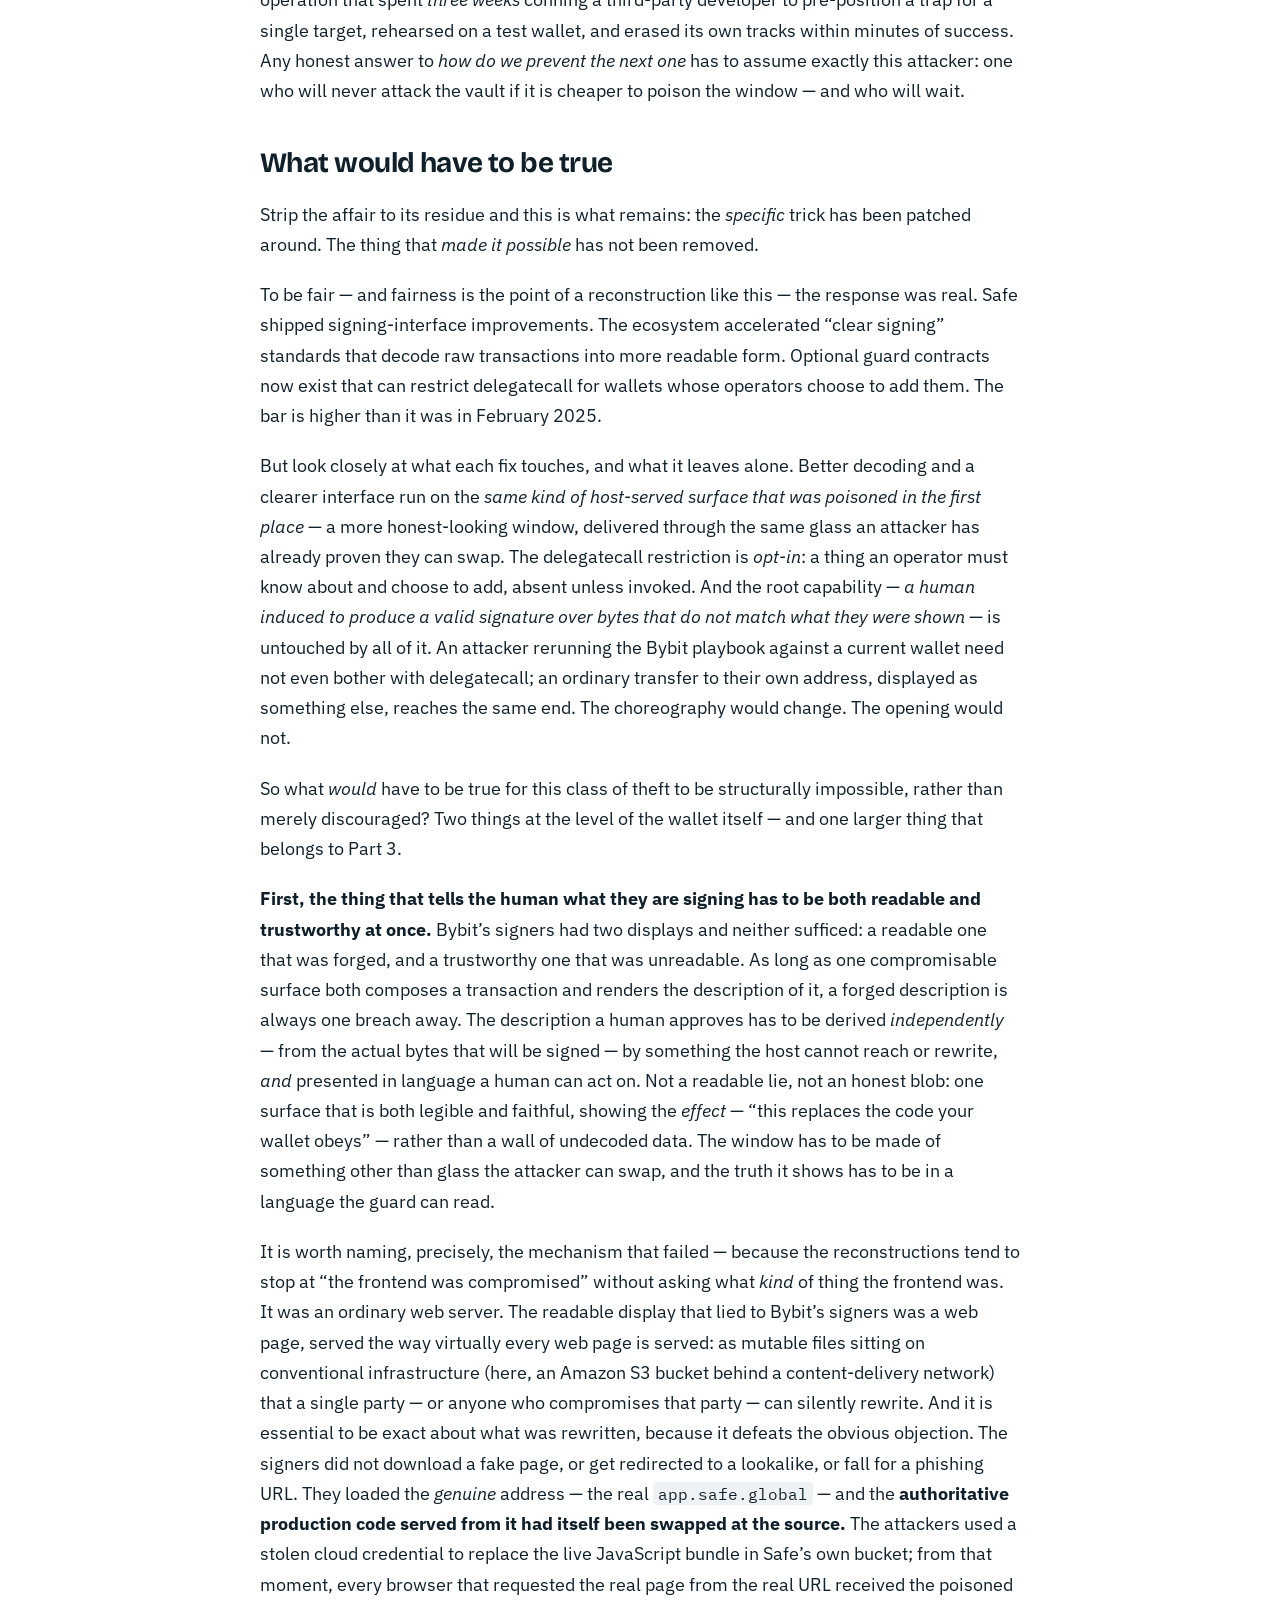
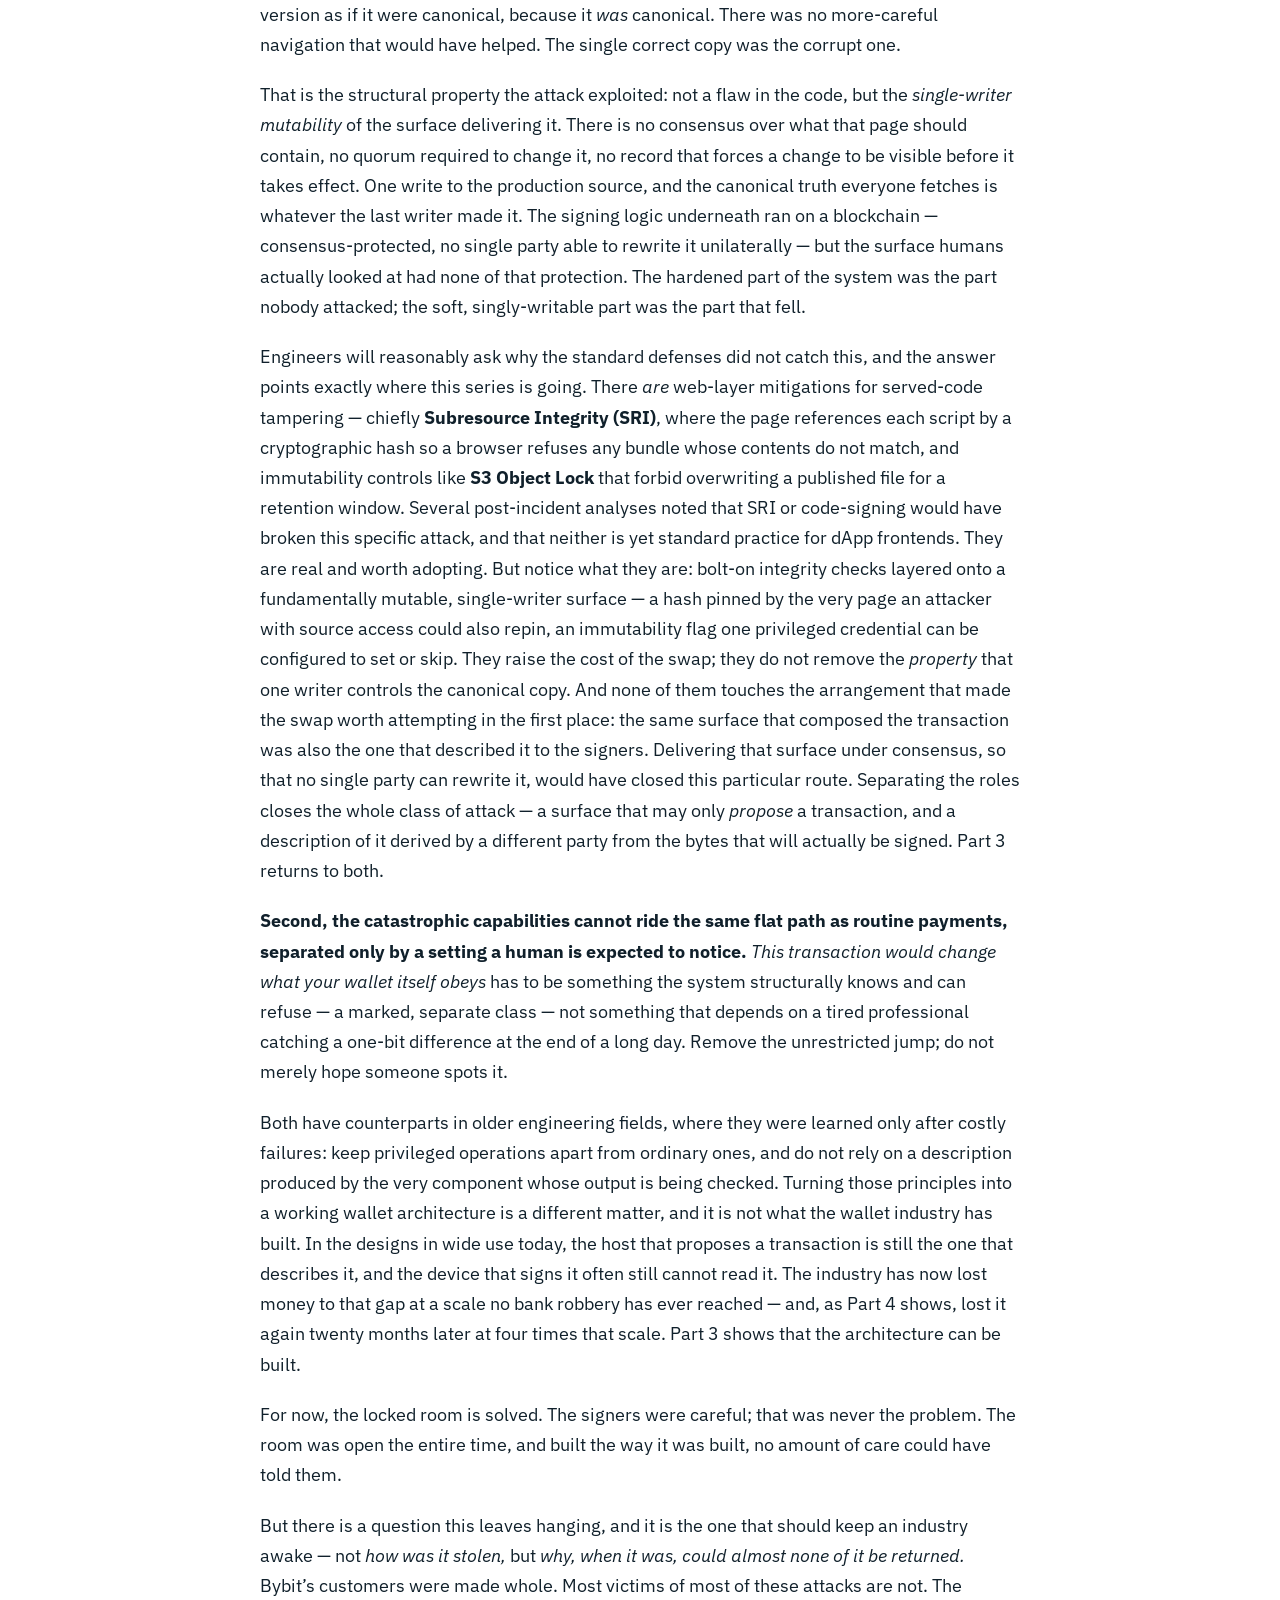
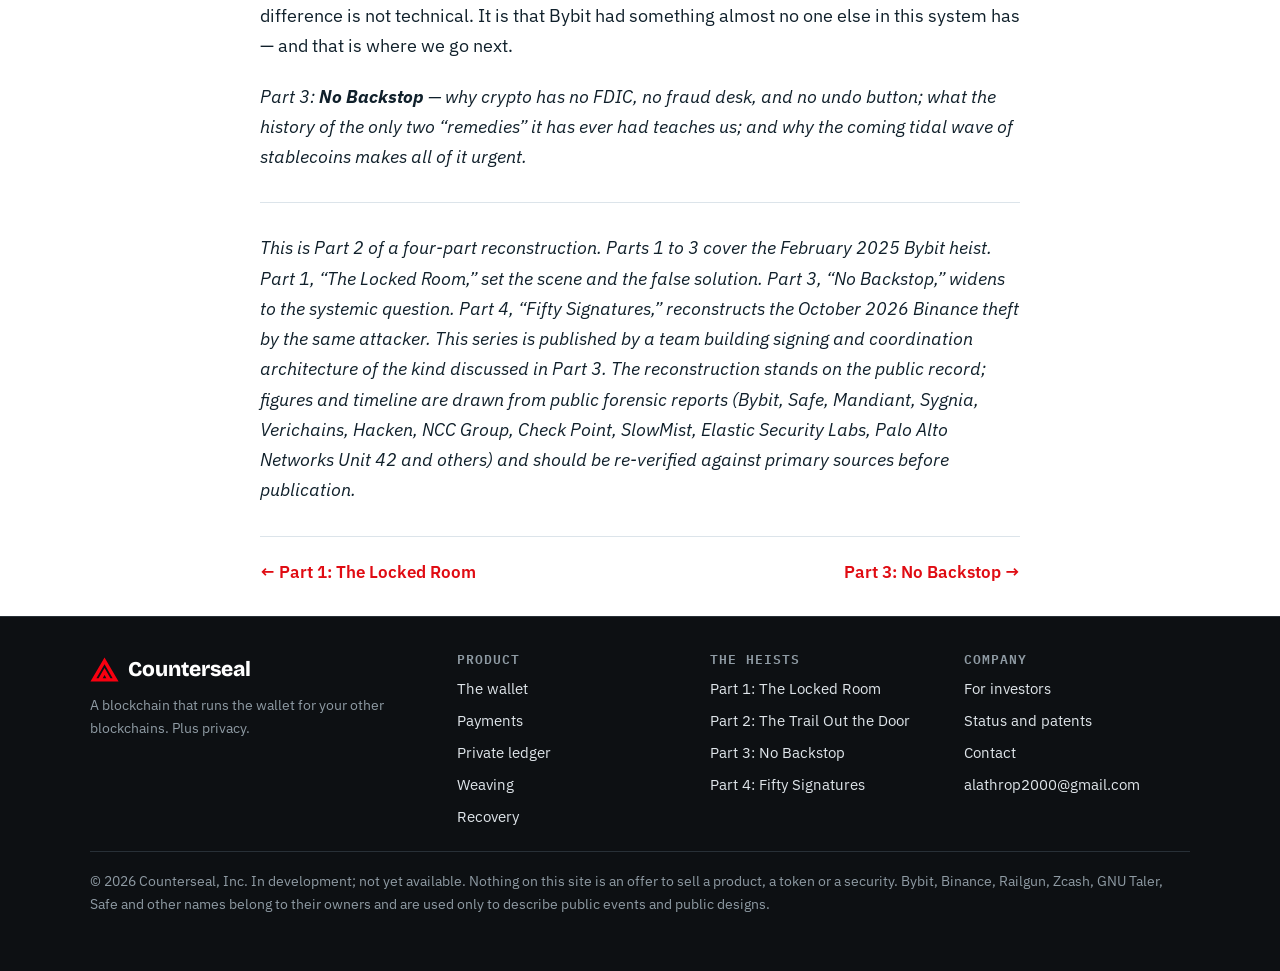
<file: heist-2.html>
<!DOCTYPE html>
<html lang="en">
<head>
<meta charset="utf-8">
<meta name="viewport" content="width=device-width, initial-scale=1">
<title>The Trail Out the Door · Heist Series Part 2</title>
<!-- Counterseal_Website_Draft_v0_45 · article page generated from the heist series text (series archive v9: Parts 1 to 4 at v1.3, v1.4, v1.4, v1.6) with the figures, In brief boxes and pull quotes of the PDF edition v2. -->
<link rel="preconnect" href="https://fonts.googleapis.com">
<link rel="preconnect" href="https://fonts.gstatic.com" crossorigin>
<link href="https://fonts.googleapis.com/css2?family=Bricolage+Grotesque:opsz,wght@12..96,500;12..96,700;12..96,800&family=IBM+Plex+Sans:ital,wght@0,400;0,500;0,600;1,400&family=IBM+Plex+Mono:wght@400;500;600&display=swap" rel="stylesheet">
<link rel="icon" href="data:image/svg+xml,%3Csvg xmlns='http://www.w3.org/2000/svg' viewBox='11.5 1.5 64 60'%3E%3Cpath fill-rule='evenodd' fill='%23f80010' d='M43.5 6.5L73 57H14ZM43.5 20.5L60.5 50H56L43.5 28.5L31 50H26.5ZM43.5 43.5L47.3 50H39.7Z'/%3E%3C/svg%3E">
<link rel="icon" href="favicon.ico" sizes="any">
<link rel="apple-touch-icon" href="apple-touch-icon.png">
<link rel="stylesheet" href="css/site.css">
</head>
<body>
<header class="nav"><div class="wrap">
<a class="brand" href="index.html" aria-label="Counterseal home"><svg class="mark" viewBox="13 5.5 61 52.5" aria-hidden="true"><path fill-rule="evenodd" fill="#f80010" d="M43.5 6.5L73 57H14ZM43.5 20.5L60.5 50H56L43.5 28.5L31 50H26.5ZM43.5 43.5L47.3 50H39.7Z"/></svg> Counterseal</a>
<nav aria-label="Series"><a href="heist-1.html">Part 1</a><a href="heist-2.html" aria-current="page" style="color:var(--seal);font-weight:600">Part 2</a><a href="heist-3.html">Part 3</a><a href="heist-4.html">Part 4</a><a href="index.html">Home</a><a href="investors.html#contact">Contact</a></nav>
</div></header>
<main id="top">
<div class="arthead"><div class="wrap">
<div class="series">Anatomy of the Largest Heists in History · Part 2 of 4</div>
<h1>The Trail Out the Door</h1>
<p class="stand">Part 1 left us with a sealed room and a wrong answer. The signers
weren’t careless; they signed a transaction that wasn’t the one they
saw. To find out how, we leave the building. This part follows the trail
to the true mechanism — and it resolves: if you read only this far,
you’ll have the whole of how $1.5 billion vanished. Part 3 asks the
larger question of why no one could get it back.</p>
</div></div>
<article class="article">
<div class="brief"><b>IN BRIEF</b><ul><li>The attack began seventeen days earlier, at a developer of the wallet software Bybit used.</li><li>The attackers changed the web page the signers read. The hardware devices showed the truth, but in a form no one could read.</li><li>One hidden setting turned a payment into a takeover of the wallet.</li></ul></div>
<h2 id="a-wallet-is-two-things-wearing-one-name">A wallet is two things
wearing one name</h2>
<p>A Safe wallet is really two things, and the heist lives in the seam
between them.</p>
<p>One is on the blockchain: the smart contract that holds the funds and
enforces the <em>multiple-approvals</em> rule. It lives on Ethereum,
permanent and public, audited and formally verified for years. Think of
it as the vault — the steel, the bolts, the lock. And be honest about
that vault: it is only code, and code is fallible. Ethereum has the
scars to prove it — the 2016 DAO hack, severe enough to split the chain
in two (the Ethereum we know, and the unforked Ethereum Classic); the
2017 Parity freeze, which locked away a fortune for good. The chain is
not magic. But its saving grace is <em>transparency</em>: those failures
happened in the open, were dissected in the open, and the platform
hardened because everyone could see what went wrong. It is fallible code
that improves, because it cannot hide its mistakes.</p>
<p>The other is the thing humans actually touch:
<strong>Safe{Wallet}</strong>, a web application that runs in an
ordinary browser and shows the signers what they are about to approve.
It is the window the guards look through to see inside the vault. And —
this matters — it is <em>served</em>, like any website, from
infrastructure that someone, somewhere, controls and updates.</p>
<p>The forensic reviews converged on one finding, and it is the hinge of
the whole story: <strong>the vault was never breached.</strong> Bybit’s
own systems were not breached. The Safe smart contracts were not
breached. No private key was stolen. What was breached was the
<em>window</em> — and not even Bybit’s window specifically.
Investigators traced the malicious code back to the development
infrastructure behind Safe{Wallet} itself, a company two doors down from
the victim that most of the victims had never thought about.</p>
<h2 id="the-timeline-walked-backward">The timeline, walked backward</h2>
<p>Now walk the trail the way the investigators did, because the dates
are where the suspense actually lives — and they begin almost three
weeks before anyone at Bybit sat down to sign.</p>
<figure>
<img src="img/fig-2-1.jpg" alt="Timeline of the Bybit attack from 4 February to 21 February 2025.">
<figcaption>
Figure 2.1. Seventeen days. For more than two weeks the attackers were
inside the wallet supplier, and nothing was visible to Bybit. Everything
after 21 February was too late.
</figcaption>
</figure>
<p><strong>Early February — the 4th.</strong> It does not begin with
Bybit at all. It begins with a developer at Safe — not a careless one,
but one of the handful trusted with elevated access, which is exactly
why he was chosen. The “building trust” was literal, and it followed a
North Korean playbook security firms have documented for years: approach
the target through ordinary professional channels — LinkedIn, a
recruiter’s pitch, a friendly open-source collaborator — and maneuver
them into running something that looks like work. In this case it was a
crypto-themed coding project, a stock-investment simulator packaged as a
Docker container, the kind of thing a developer clones and runs without
a second thought. It was poisoned. Exactly how it took control of his
Mac was never fully established, because the attackers afterward removed
their malware and wiped the record of the commands that had been run. In
other intrusions by the same group, security researchers have found the
entry hidden in the way a common software library loads data, so that
running the project runs code sent by the attackers. What the record
does show is the project contacting a domain the attackers had
registered two days earlier. From there they hijacked his cloud session
tokens — stepping straight past multi-factor authentication, because a
live session has already passed it — and reached the infrastructure that
builds and serves the Safe{Wallet} web app. No alarm. No theft. Not yet.
Just a door, propped open, in a building two companies away from the
eventual victim.</p>
<p><strong>February 18.</strong> The attackers deploy their own
malicious smart contracts to the Ethereum blockchain — the machinery the
trap will eventually hand control to. Three days before they will be
used. In plain sight, because everything on Ethereum is in plain sight,
and no one is looking for contracts that have not done anything yet.</p>
<p><strong>February 19.</strong> The doctored code goes into the window.
The attackers inject malicious JavaScript into the resources served by
Safe{Wallet} — files investigators later recovered from the
application’s Amazon S3 storage, timestamped two days before the heist.
And here is the detail that turns this from a smash-and-grab into
something colder: the injected code was written to wake up for
<strong>exactly two addresses.</strong> Bybit’s cold wallet — and one
test wallet the attackers controlled, presumably to rehearse on. For
every other Safe user on earth, the window kept working perfectly. The
lie was custom-cut for a single victim and otherwise invisible.</p>
<p>Then they waited. The trap was loaded, aimed, and dormant. Nothing to
detect, because to everyone except Bybit, nothing was wrong.</p>
<p><strong>February 21.</strong> Bybit’s signers sit down for the
routine sweep. The poisoned window shows each of them a clean, ordinary
transfer. Behind the glass, it hands their hardware devices something
else to sign. They approve. The trap fires. And then — this is the part
that tells you how careful these people were — the malicious code is
<em>removed from the window within minutes of execution.</em> Cleaned
up. The glass swapped back to normal, as if the doctored pane had never
been there, leaving investigators to reconstruct from snapshots and
timestamps what had been briefly true and was now gone.</p>
<h2 id="the-cast-assembled">The cast, assembled</h2>
<p>So assemble the cast, the way you would at the end of the
chapter.</p>
<p>The person whose security actually failed was a software developer at
a wallet vendor, conned three weeks early. The people who were
<em>initially</em> blamed were Bybit’s signers, who at the moment that
mattered were doing everything right. These two groups had no
relationship. No contact. No awareness that the other sat in their trust
path at all. They were joined by one invisible thread: a single shared
surface that one of them could silently write to, and the other could
only read from — and had no choice but to trust completely.</p>
<p>That thread is the answer to the locked-room question from Part 1.
The room was open the whole time because the room’s <em>window</em> was
made of glass someone else could swap, and the people inside had no way
to test whether what they were looking through was real.</p>
<h2 id="what-they-actually-signed">What they actually signed</h2>
<p>There is a deeper layer beneath the doctored window, and it is the
layer that explains why the forgery was not just possible but
<em>total</em> — why a competent professional, with an honest hardware
device right there in their hand, could authorize their own
catastrophe.</p>
<p>When you approve a transaction on a hardware wallet, what you are
ultimately signing is a string of bytes. Those bytes are the
transaction. The window’s entire job is to translate those bytes into a
human sentence — <em>send this much, to this address</em> — so a person
can decide. The person reads the sentence. The device signs the bytes.
Everything rests on one assumption: that the sentence and the bytes say
the same thing.</p>
<p>Under normal conditions they do, because the same software produces
both. But that is exactly the assumption a compromised window breaks,
and nothing downstream catches the break. The web app can show <em>a
routine transfer</em> while sending the device bytes that do something
entirely different. The human reads the honest sentence; the device
receives the malicious paragraph. Both events really happen. They are
simply not the same event.</p>
<p>Now — and this is the objection any careful reader should raise — the
hardware device is not blind. It has its own screen, and it shows what
it is actually about to sign, derived from the real bytes, not from the
web app. So why didn’t <em>that</em> screen save them? If the web app
lied, surely the device told the truth.</p>
<p>Here is the uncomfortable answer, and it is the hinge of the whole
modern problem. There were <em>two</em> displays, and neither did the
job alone. The web app’s display was rich and readable — and forged. The
device’s display was honest — and unreadable. A Safe transaction is a
nested thing: the device saw an <code>execTransaction</code> wrapper,
and the dangerous cargo — a single field flipped to
<em>delegatecall</em>, pointing at an unfamiliar contract — was buried
inside it, in a form the device could not translate into a human
sentence. As the forensic analysis put it, the standard signing format
simply cannot decode complex nested operations into readable language;
what the device could show was technically the truth and practically a
wall of undecoded data. So the signer faced a choice between a
convincing, readable lie and an honest, illegible blob — and, as Bybit’s
own CEO later acknowledged, the truth on the device’s trusted screen was
not fully checked before signing. Why would it be? The web app had
already told a complete, familiar story. The device’s screen, even
consulted carefully, would have shown data most people on earth could
not parse as <em>this hands over your wallet.</em></p>
<figure>
<img src="img/fig-2-2.jpg" alt="The forged, readable wallet web page beside the honest, unreadable hardware device screen.">
<figcaption>
Figure 2.2. Two displays, and neither was enough. The web page was
readable and forged; the device was honest and unreadable. A single
field — operation 0 or 1 — separated a payment from a takeover.
Illustrative reconstruction.
</figcaption>
</figure>
<p>That is the trap in one sentence: the readable display was not
trustworthy, and the trustworthy display was not readable. The attack
did not need to forge the device’s screen. It only needed the two
surfaces to be different things — and for the comprehensible one to be
the one the human believed.</p>
<div class="pull">
“The readable display was not trustworthy, and the trustworthy display
was not readable.”
</div>
<p>And lest the device’s <code>operation: 1</code> be dismissed as a red
flag any diligent signer should have caught: the forensic analysis notes
that Bybit had legitimately used a delegatecall transaction before. So
even a signer who noticed the flag had a ready, innocent explanation for
it — <em>we’ve done this before</em> — which is precisely how a
genuinely anomalous instruction hides inside the memory of a routine
one. The one signal that might have screamed was both buried and
plausibly deniable.</p>
<p>What Bybit’s signers actually signed was not a transfer at all.
Hidden in the bytes was an instruction to use a Safe feature called
<strong>delegatecall</strong> — a legitimate, documented, widely used
capability that lets a wallet temporarily run code from another contract
<em>as if it were the wallet’s own.</em> The plainest way to describe
it: delegatecall is a contract <em>voluntarily stepping out of its own
sandbox</em> — inviting outside code to run inside its protective
boundary, with its storage and its authority, escaping the isolation
that normally keeps one contract’s logic from rewriting another’s. Used
on trusted, fixed code, that is a convenience. Pointed at code an
attacker controls, it is a self-inflicted possession. The attacker
pointed it at one of the malicious contracts they had deployed on the
18th. When the signatures cleared, that contract executed inside the
wallet’s own context and overwrote the wallet’s most fundamental setting
— the pointer, stored in the contract’s very first storage slot, that
determines which code the wallet obeys. (Engineers reconstructing it
described the single low-level write, an <code>SSTORE</code> to slot
zero, that did the deed.) In one approved transaction, the wallet was
reprogrammed to take orders from the attacker. Draining it afterward was
an afterthought; the takeover was the heist.</p>
<p>Sit with the distinction, because it is the difference between a
small crime and this one. The signers were not fooled about a
<em>number.</em> They did not approve a transfer to the wrong address.
They approved — unknowingly — a transplant of their wallet’s brain. The
screen called it routine. A single hidden field, <em>call</em> versus
<em>delegatecall</em>, a one-bit difference, was the entire distance
between <em>move some money</em> and <em>hand over the
building.</em></p>
<h2 id="the-thing-nobody-designed-and-everybody-trusted">The thing
nobody designed and everybody trusted</h2>
<p>The tempting word for all this is <em>flaw.</em> A bug someone should
have caught. It is the wrong word, and insisting on it is how the
industry keeps failing to learn the lesson. Nothing here was a bug.
Every component did exactly what it was specified to do — the audited
contracts behaved correctly, delegatecall is a legitimate feature
wallets use constantly, the keys were never broken, the cryptography
held, the blockchain did precisely what it promised.</p>
<p>That is what makes this a <em>structural</em> story and not a bug
story — and structural stories are the ones worth your attention,
because you cannot patch your way out of them. The hazard was not any
broken part. It was a capability — <em>run arbitrary external code in
your own context, reachable through the same ordinary signing path as a
routine payment</em> — sitting unguarded in a system where the only
thing between <strong>a payment</strong> and <strong>a hostile
takeover</strong> was a human reading a screen that could be, and was,
forged.</p>
<p>Older programmers will feel a chill of recognition here. Half a
century ago, programs were written with the unrestricted
<code>goto</code> — a command that let control leap from anywhere to
anywhere. It made code powerful and impossible to reason about. The fix,
<em>structured programming</em>, did not add a feature to detect bad
gotos, and — this is the part that matters for Bybit — it did not ban
the <em>things</em> people used goto for either. People used goto for
loops, early exits, error handling; structured programming gave each its
own named, bounded construct that expressed the intent directly and
<em>could not</em> be driven off a cliff. Once every legitimate use had
a structured form, keeping the raw jump was all risk and no benefit.</p>
<p>Delegatecall-into-arbitrary-code, reachable through the routine
signing path, is the goto of smart-contract wallets: a benign-looking
option that can launch the whole system into a catastrophic,
self-modifying place, with nothing forcing <em>operate on the
assets</em> and <em>rewrite the wallet itself</em> to look different.
And its defense runs exactly parallel to the old defense of goto —
<em>but we need it; atomic batching is built on delegatecall.</em> True,
and beside the point, in precisely the way “but we need goto for loops”
was beside the point. Building batching out of “run arbitrary external
code in my own storage” is using a goto to write a for-loop: it works,
and it drags along every <em>other</em> thing the raw primitive can do —
including, at Bybit, rewriting the wallet’s brain. The structured answer
is not “ban delegatecall,” it is “give batching its own first-class
primitive that <em>structurally cannot</em> repoint the wallet’s
implementation — and then there is no reason to expose the raw jump
through the signing path at all.” The wallet world simply has not done
for its privileged operations what software did for control flow decades
ago. Bybit is what unstructured control flow looks like guarding $1.5
billion.</p>
<h2 id="whodunit-the-least-interesting-question">Whodunit — the least
interesting question</h2>
<p>The “who” is the least mysterious part, which is why it was never the
mystery.</p>
<p>Within hours, on-chain investigators recognized the laundering
choreography — the rapid fan-out across thousands of fresh addresses,
the routing through mixers and cross-chain bridges, the swift conversion
of the stolen ETH into Bitcoin — as the signature of the <strong>Lazarus
Group</strong>, the umbrella name for North Korea’s state hacking
apparatus, already responsible for a long lineage of crypto theft. The
FBI soon attributed the heist publicly to North Korean actors, naming
the unit it tracks as <strong>TraderTraitor.</strong> The money was on
its way to a sanctioned regime, and most of it would never come back — a
fact Part 3 takes up in earnest.</p>
<p>The identity matters for exactly one reason: it sets the caliber of
adversary this architecture has to survive. Not an opportunist who got
lucky. A patient, well-funded state intelligence operation that spent
<em>three weeks</em> conning a third-party developer to pre-position a
trap for a single target, rehearsed on a test wallet, and erased its own
tracks within minutes of success. Any honest answer to <em>how do we
prevent the next one</em> has to assume exactly this attacker: one who
will never attack the vault if it is cheaper to poison the window — and
who will wait.</p>
<h2 id="what-would-have-to-be-true">What would have to be true</h2>
<p>Strip the affair to its residue and this is what remains: the
<em>specific</em> trick has been patched around. The thing that <em>made
it possible</em> has not been removed.</p>
<p>To be fair — and fairness is the point of a reconstruction like this
— the response was real. Safe shipped signing-interface improvements.
The ecosystem accelerated “clear signing” standards that decode raw
transactions into more readable form. Optional guard contracts now exist
that can restrict delegatecall for wallets whose operators choose to add
them. The bar is higher than it was in February 2025.</p>
<p>But look closely at what each fix touches, and what it leaves alone.
Better decoding and a clearer interface run on the <em>same kind of
host-served surface that was poisoned in the first place</em> — a more
honest-looking window, delivered through the same glass an attacker has
already proven they can swap. The delegatecall restriction is
<em>opt-in</em>: a thing an operator must know about and choose to add,
absent unless invoked. And the root capability — <em>a human induced to
produce a valid signature over bytes that do not match what they were
shown</em> — is untouched by all of it. An attacker rerunning the Bybit
playbook against a current wallet need not even bother with
delegatecall; an ordinary transfer to their own address, displayed as
something else, reaches the same end. The choreography would change. The
opening would not.</p>
<p>So what <em>would</em> have to be true for this class of theft to be
structurally impossible, rather than merely discouraged? Two things at
the level of the wallet itself — and one larger thing that belongs to
Part 3.</p>
<p><strong>First, the thing that tells the human what they are signing
has to be both readable and trustworthy at once.</strong> Bybit’s
signers had two displays and neither sufficed: a readable one that was
forged, and a trustworthy one that was unreadable. As long as one
compromisable surface both composes a transaction and renders the
description of it, a forged description is always one breach away. The
description a human approves has to be derived <em>independently</em> —
from the actual bytes that will be signed — by something the host cannot
reach or rewrite, <em>and</em> presented in language a human can act on.
Not a readable lie, not an honest blob: one surface that is both legible
and faithful, showing the <em>effect</em> — “this replaces the code your
wallet obeys” — rather than a wall of undecoded data. The window has to
be made of something other than glass the attacker can swap, and the
truth it shows has to be in a language the guard can read.</p>
<p>It is worth naming, precisely, the mechanism that failed — because
the reconstructions tend to stop at “the frontend was compromised”
without asking what <em>kind</em> of thing the frontend was. It was an
ordinary web server. The readable display that lied to Bybit’s signers
was a web page, served the way virtually every web page is served: as
mutable files sitting on conventional infrastructure (here, an Amazon S3
bucket behind a content-delivery network) that a single party — or
anyone who compromises that party — can silently rewrite. And it is
essential to be exact about what was rewritten, because it defeats the
obvious objection. The signers did not download a fake page, or get
redirected to a lookalike, or fall for a phishing URL. They loaded the
<em>genuine</em> address — the real <code>app.safe.global</code> — and
the <strong>authoritative production code served from it had itself been
swapped at the source.</strong> The attackers used a stolen cloud
credential to replace the live JavaScript bundle in Safe’s own bucket;
from that moment, every browser that requested the real page from the
real URL received the poisoned version as if it were canonical, because
it <em>was</em> canonical. There was no more-careful navigation that
would have helped. The single correct copy was the corrupt one.</p>
<p>That is the structural property the attack exploited: not a flaw in
the code, but the <em>single-writer mutability</em> of the surface
delivering it. There is no consensus over what that page should contain,
no quorum required to change it, no record that forces a change to be
visible before it takes effect. One write to the production source, and
the canonical truth everyone fetches is whatever the last writer made
it. The signing logic underneath ran on a blockchain —
consensus-protected, no single party able to rewrite it unilaterally —
but the surface humans actually looked at had none of that protection.
The hardened part of the system was the part nobody attacked; the soft,
singly-writable part was the part that fell.</p>
<p>Engineers will reasonably ask why the standard defenses did not catch
this, and the answer points exactly where this series is going. There
<em>are</em> web-layer mitigations for served-code tampering — chiefly
<strong>Subresource Integrity (SRI)</strong>, where the page references
each script by a cryptographic hash so a browser refuses any bundle
whose contents do not match, and immutability controls like <strong>S3
Object Lock</strong> that forbid overwriting a published file for a
retention window. Several post-incident analyses noted that SRI or
code-signing would have broken this specific attack, and that neither is
yet standard practice for dApp frontends. They are real and worth
adopting. But notice what they are: bolt-on integrity checks layered
onto a fundamentally mutable, single-writer surface — a hash pinned by
the very page an attacker with source access could also repin, an
immutability flag one privileged credential can be configured to set or
skip. They raise the cost of the swap; they do not remove the
<em>property</em> that one writer controls the canonical copy. And none
of them touches the arrangement that made the swap worth attempting in
the first place: the same surface that composed the transaction was also
the one that described it to the signers. Delivering that surface under
consensus, so that no single party can rewrite it, would have closed
this particular route. Separating the roles closes the whole class of
attack — a surface that may only <em>propose</em> a transaction, and a
description of it derived by a different party from the bytes that will
actually be signed. Part 3 returns to both.</p>
<p><strong>Second, the catastrophic capabilities cannot ride the same
flat path as routine payments, separated only by a setting a human is
expected to notice.</strong> <em>This transaction would change what your
wallet itself obeys</em> has to be something the system structurally
knows and can refuse — a marked, separate class — not something that
depends on a tired professional catching a one-bit difference at the end
of a long day. Remove the unrestricted jump; do not merely hope someone
spots it.</p>
<p>Both have counterparts in older engineering fields, where they were
learned only after costly failures: keep privileged operations apart
from ordinary ones, and do not rely on a description produced by the
very component whose output is being checked. Turning those principles
into a working wallet architecture is a different matter, and it is not
what the wallet industry has built. In the designs in wide use today,
the host that proposes a transaction is still the one that describes it,
and the device that signs it often still cannot read it. The industry
has now lost money to that gap at a scale no bank robbery has ever
reached — and, as Part 4 shows, lost it again twenty months later at
four times that scale. Part 3 shows that the architecture can be
built.</p>
<p>For now, the locked room is solved. The signers were careful; that
was never the problem. The room was open the entire time, and built the
way it was built, no amount of care could have told them.</p>
<p>But there is a question this leaves hanging, and it is the one that
should keep an industry awake — not <em>how was it stolen,</em> but
<em>why, when it was, could almost none of it be returned.</em> Bybit’s
customers were made whole. Most victims of most of these attacks are
not. The difference is not technical. It is that Bybit had something
almost no one else in this system has — and that is where we go
next.</p>
<p><em>Part 3: <strong>No Backstop</strong> — why crypto has no FDIC, no
fraud desk, and no undo button; what the history of the only two
“remedies” it has ever had teaches us; and why the coming tidal wave of
stablecoins makes all of it urgent.</em></p>
<hr />
<p><em>This is Part 2 of a four-part reconstruction. Parts 1 to 3 cover
the February 2025 Bybit heist. Part 1, “The Locked Room,” set the scene
and the false solution. Part 3, “No Backstop,” widens to the systemic
question. Part 4, “Fifty Signatures,” reconstructs the October 2026
Binance theft by the same attacker. This series is published by a team
building signing and coordination architecture of the kind discussed in
Part 3. The reconstruction stands on the public record; figures and
timeline are drawn from public forensic reports (Bybit, Safe, Mandiant,
Sygnia, Verichains, Hacken, NCC Group, Check Point, SlowMist, Elastic
Security Labs, Palo Alto Networks Unit 42 and others) and should be
re-verified against primary sources before publication.</em></p>

<div class="pager"><a href="heist-1.html">← Part 1: The Locked Room</a><a href="heist-3.html">Part 3: No Backstop →</a></div>
</article>
</main>
<footer>
  <div class="wrap">
    <div class="fcols">
      <div><a class="brand" href="index.html"><svg class="mark" viewBox="13 5.5 61 52.5" aria-hidden="true"><path fill-rule="evenodd" fill="#f80010" d="M43.5 6.5L73 57H14ZM43.5 20.5L60.5 50H56L43.5 28.5L31 50H26.5ZM43.5 43.5L47.3 50H39.7Z"/></svg> Counterseal</a><p class="small">A blockchain that runs the wallet for your other blockchains. Plus privacy.</p></div>
      <div><h4>Product</h4><a href="wallet.html">The wallet</a><a href="payments.html">Payments</a><a href="privacy.html">Private ledger</a><a href="weaving.html">Weaving</a><a href="wallet.html#recovery">Recovery</a></div>
      <div><h4>The heists</h4><a href="heist-1.html">Part 1: The Locked Room</a><a href="heist-2.html">Part 2: The Trail Out the Door</a><a href="heist-3.html">Part 3: No Backstop</a><a href="heist-4.html">Part 4: Fifty Signatures</a></div>
      <div><h4>Company</h4><a href="investors.html">For investors</a><a href="investors.html#today">Status and patents</a><a href="investors.html#contact">Contact</a><a href="mailto:alathrop2000@gmail.com">alathrop2000@gmail.com</a></div>
    </div>
    <p class="small legal">© 2026 Counterseal, Inc. In development; not yet available. Nothing on this site is an offer to sell a product, a token or a security. Bybit, Binance, Railgun, Zcash, GNU Taler, Safe and other names belong to their owners and are used only to describe public events and public designs.</p>
  </div>
</footer>
<script>
/* Open every page at its top. Without this, the viewer keeps the scroll position of the page the reader came from. The reset uses the window only; scrolling the main element into view would place it under the fixed menu bar. */
(function(){function up(){if(location.hash.length>1)return;try{var d=document.documentElement,b=d.style.scrollBehavior;d.style.scrollBehavior="auto";window.scrollTo(0,0);d.style.scrollBehavior=b;}catch(e){}}
if("scrollRestoration" in history){try{history.scrollRestoration="manual";}catch(e){}}
up();window.addEventListener("pageshow",up);window.addEventListener("load",function(){up();setTimeout(up,60);setTimeout(up,300);});})();
</script>
<script>
/* Mark the menu link for the open page. A link to a place inside a page (Contact, The heists) is marked while that place is open. */
(function(){var links=document.querySelectorAll("header.nav nav a");function page(){var p=location.pathname.split("/").pop()||"index.html";return p;}
function mark(){var here=page()+location.hash,hit=null;for(var i=0;i<links.length;i++){var h=links[i].getAttribute("href");if(h===here){hit=links[i];}}
if(!hit){for(var j=0;j<links.length;j++){var g=links[j].getAttribute("href");if(g.indexOf("#")<0&&g===page()){hit=links[j];}}}
for(var k=0;k<links.length;k++){if(links[k]===hit){links[k].setAttribute("aria-current","page");}else{links[k].removeAttribute("aria-current");}}}
mark();window.addEventListener("hashchange",mark);
var brand=document.querySelector("header.nav a.brand");if(brand){brand.addEventListener("click",function(e){if(page()==="index.html"&&!location.hash){e.preventDefault();var d=document.documentElement,b=d.style.scrollBehavior;d.style.scrollBehavior="auto";window.scrollTo(0,0);d.style.scrollBehavior=b;}});}})();
</script>
</body></html>
</file>
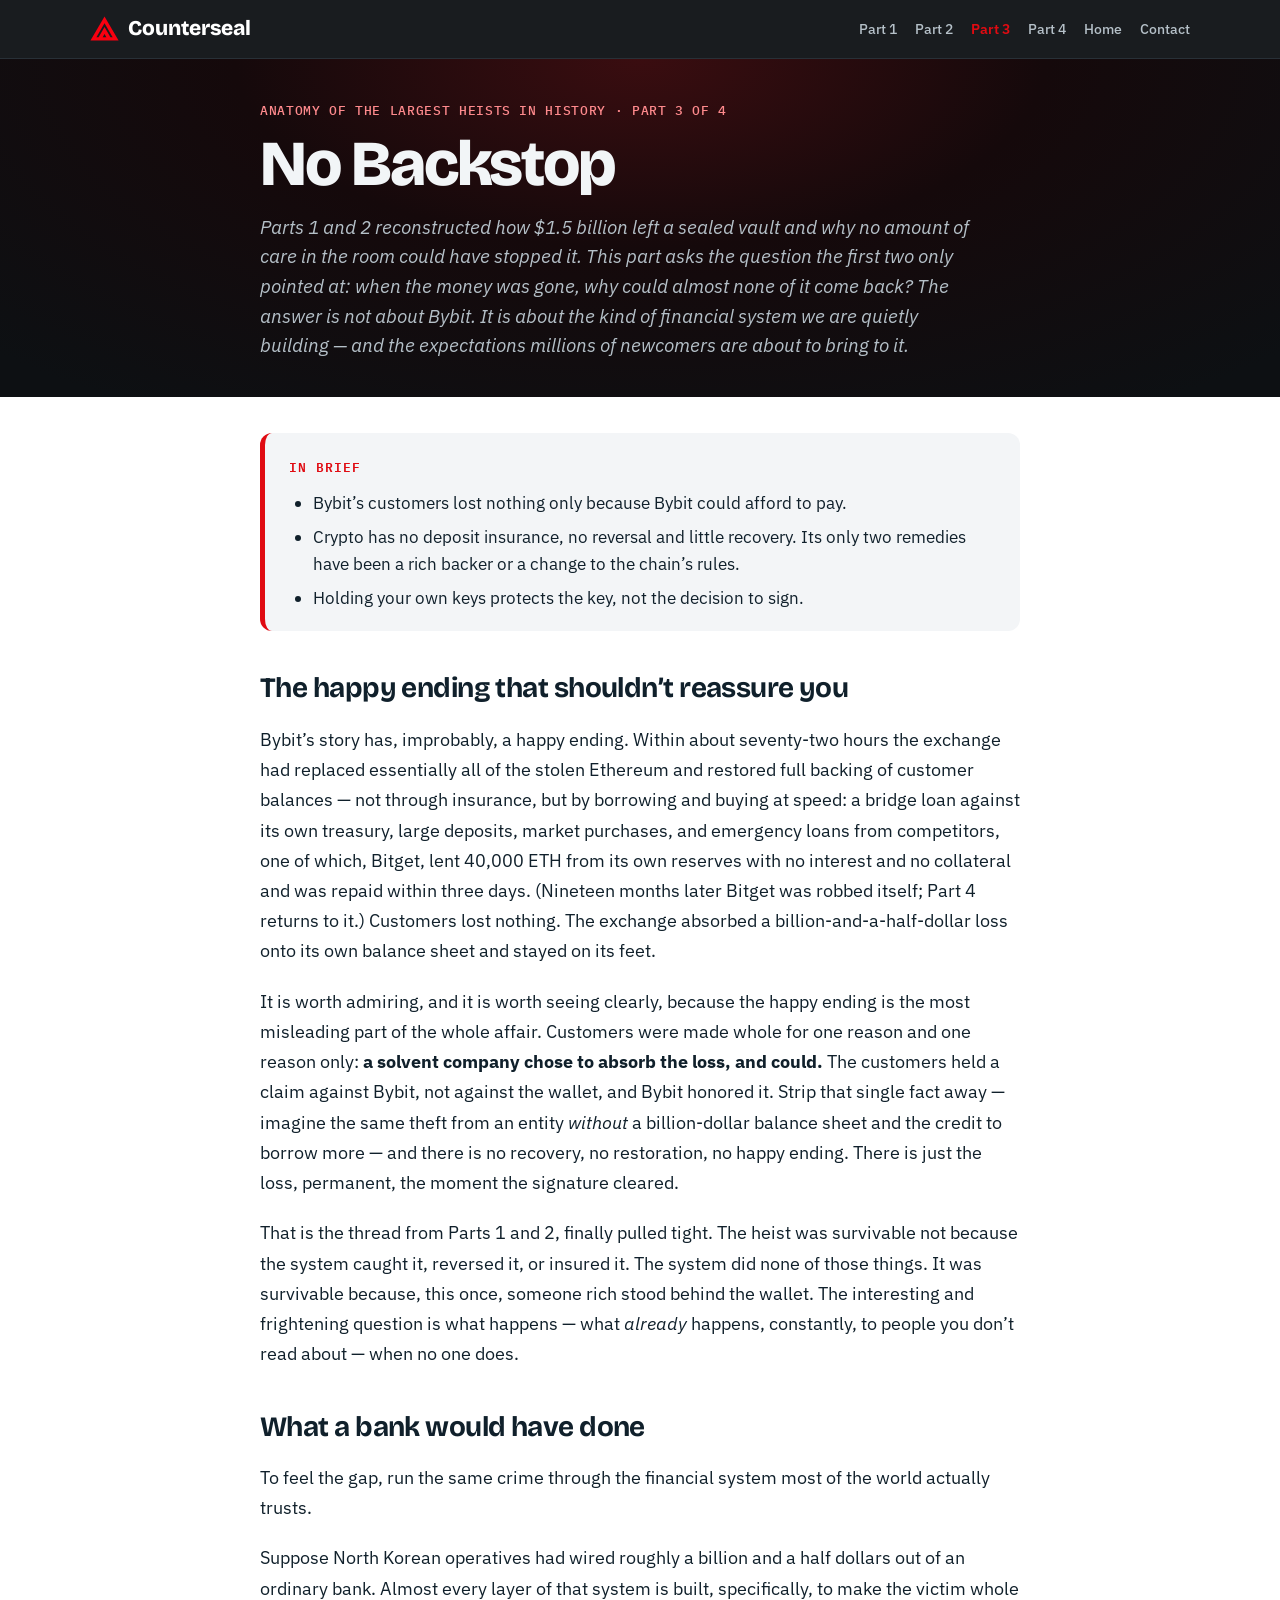
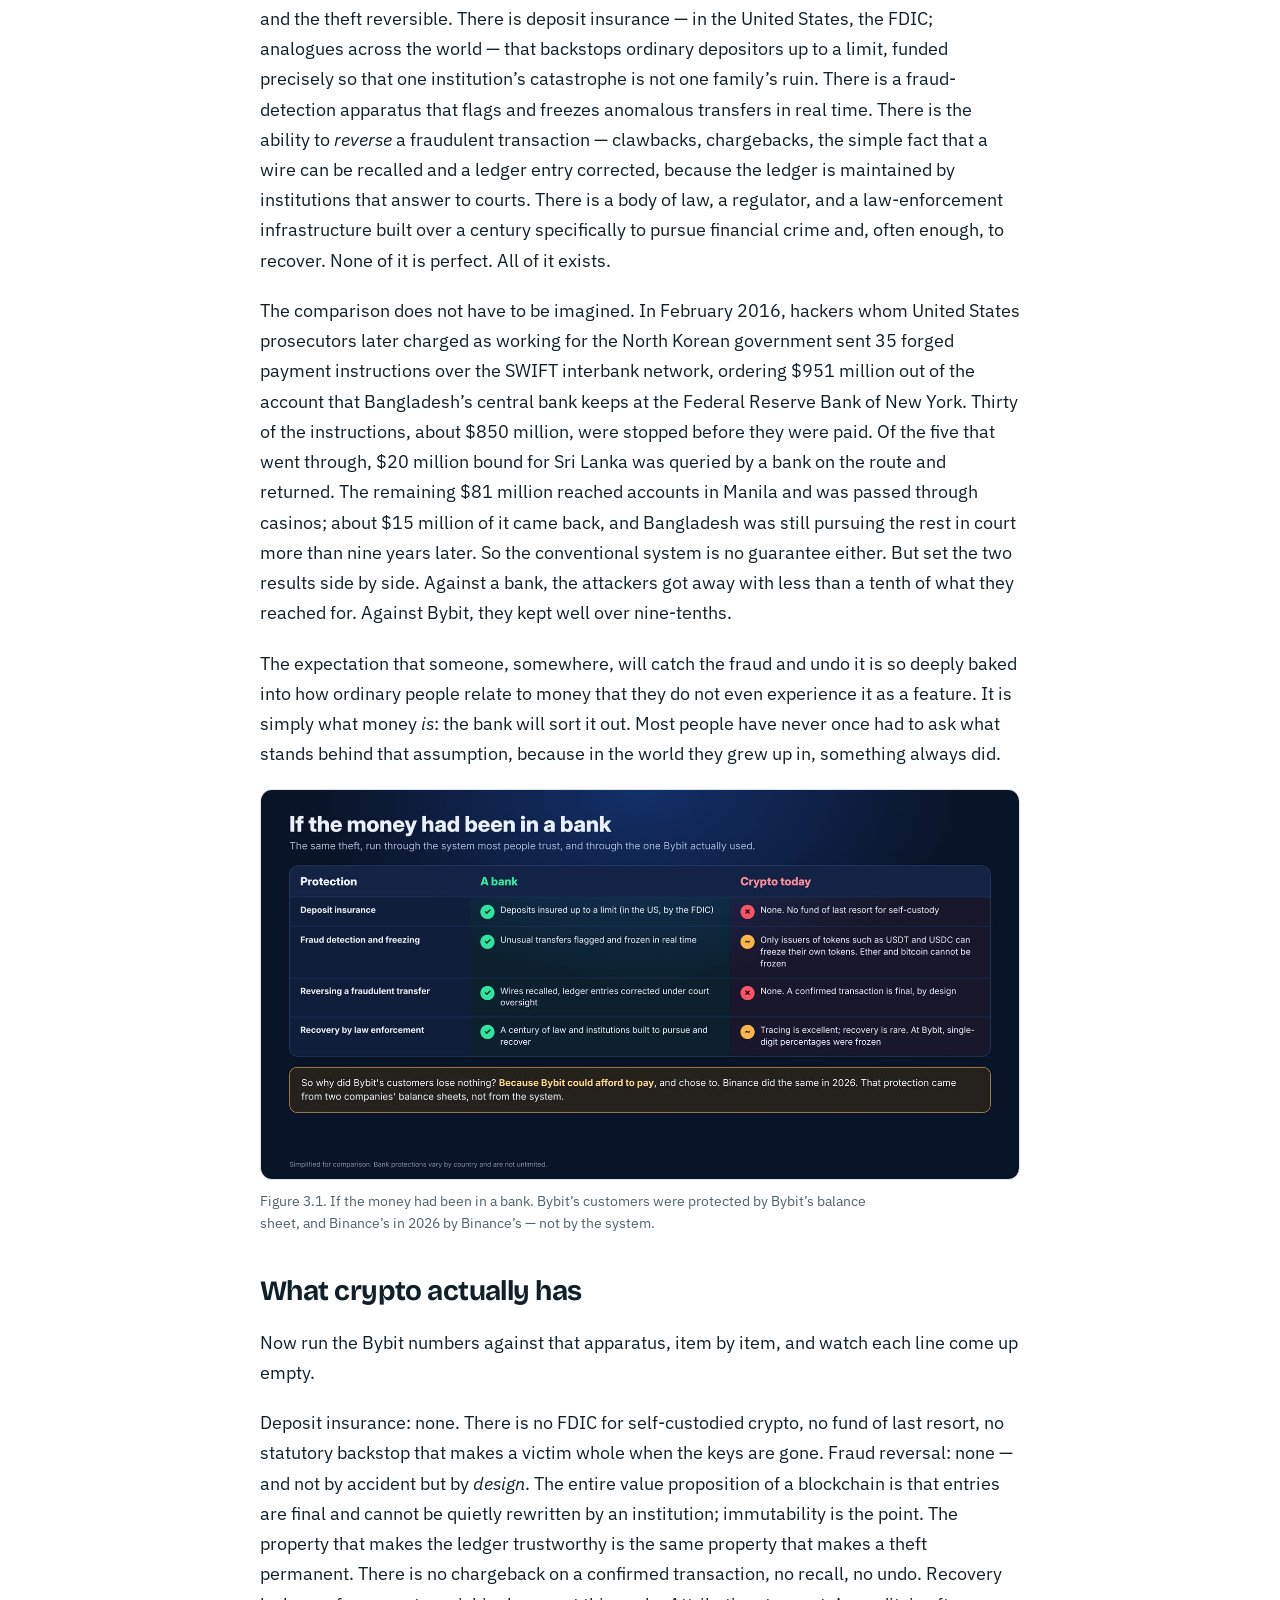
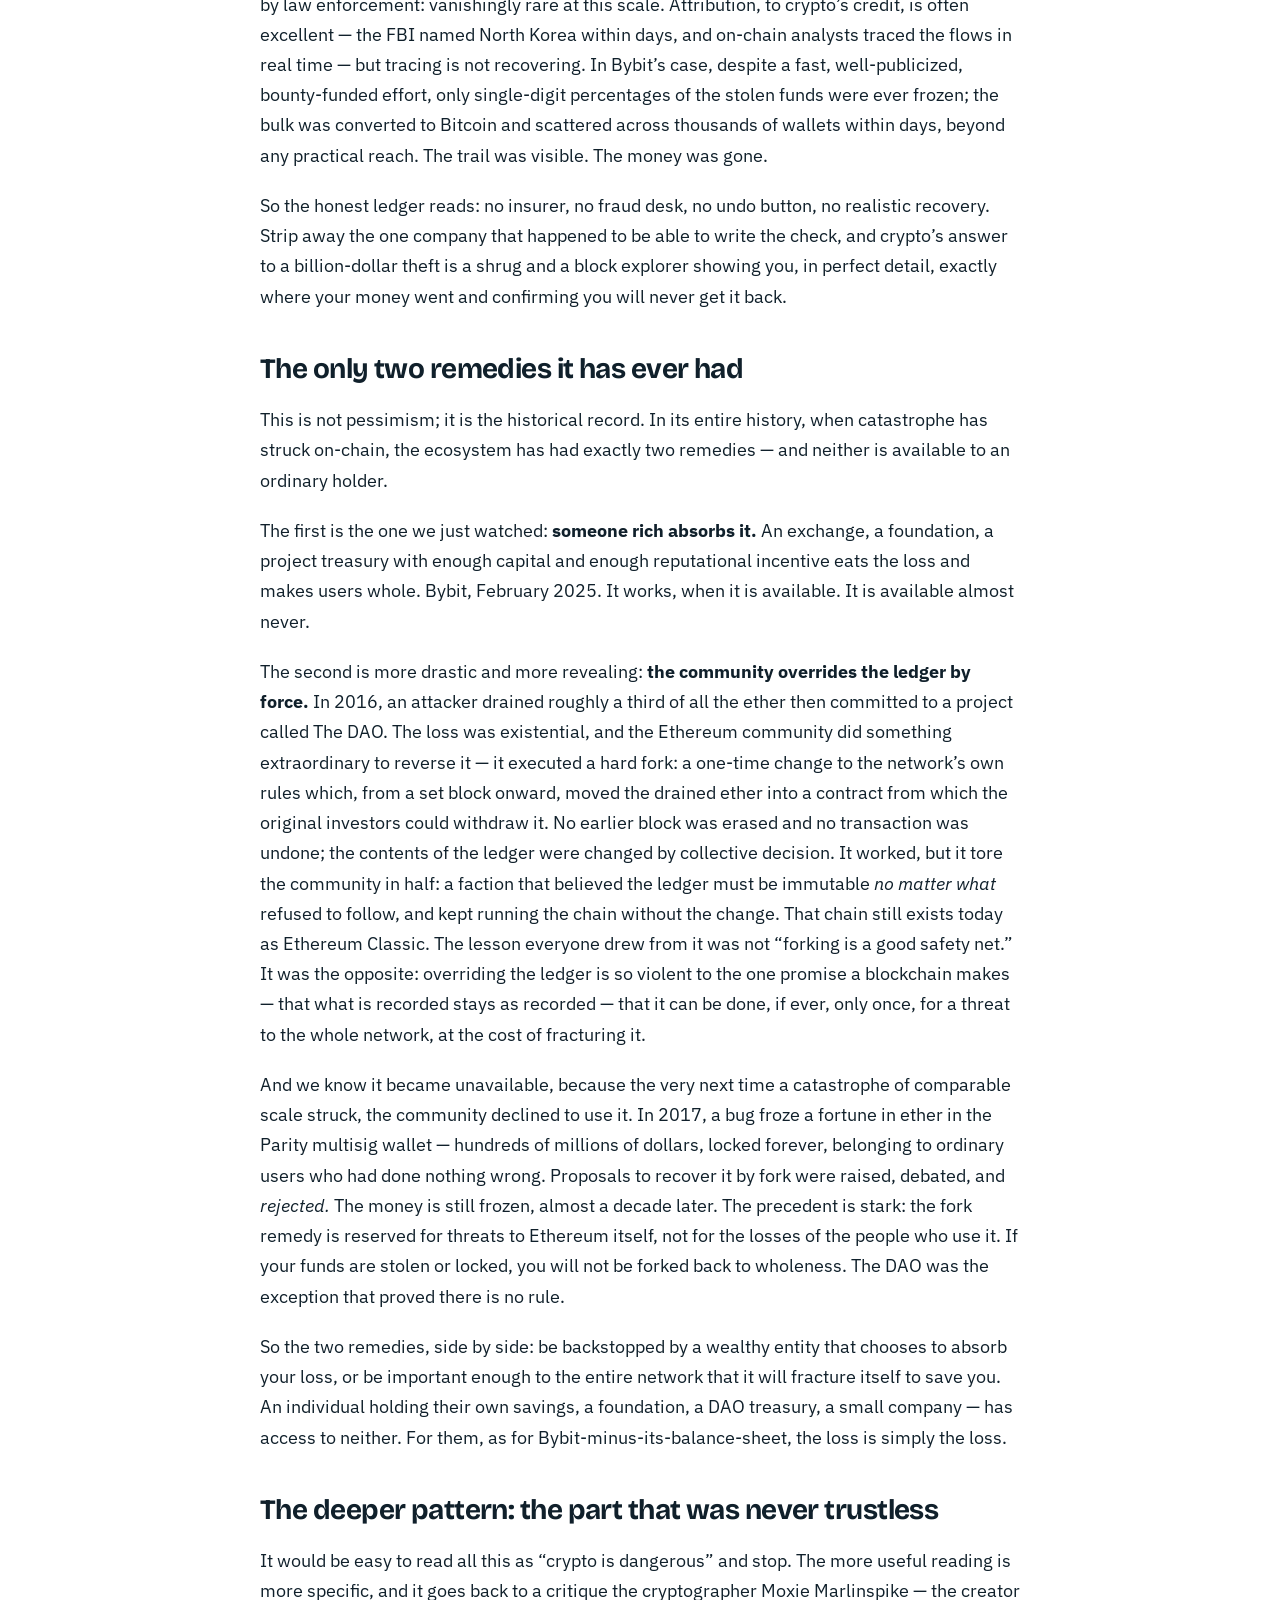
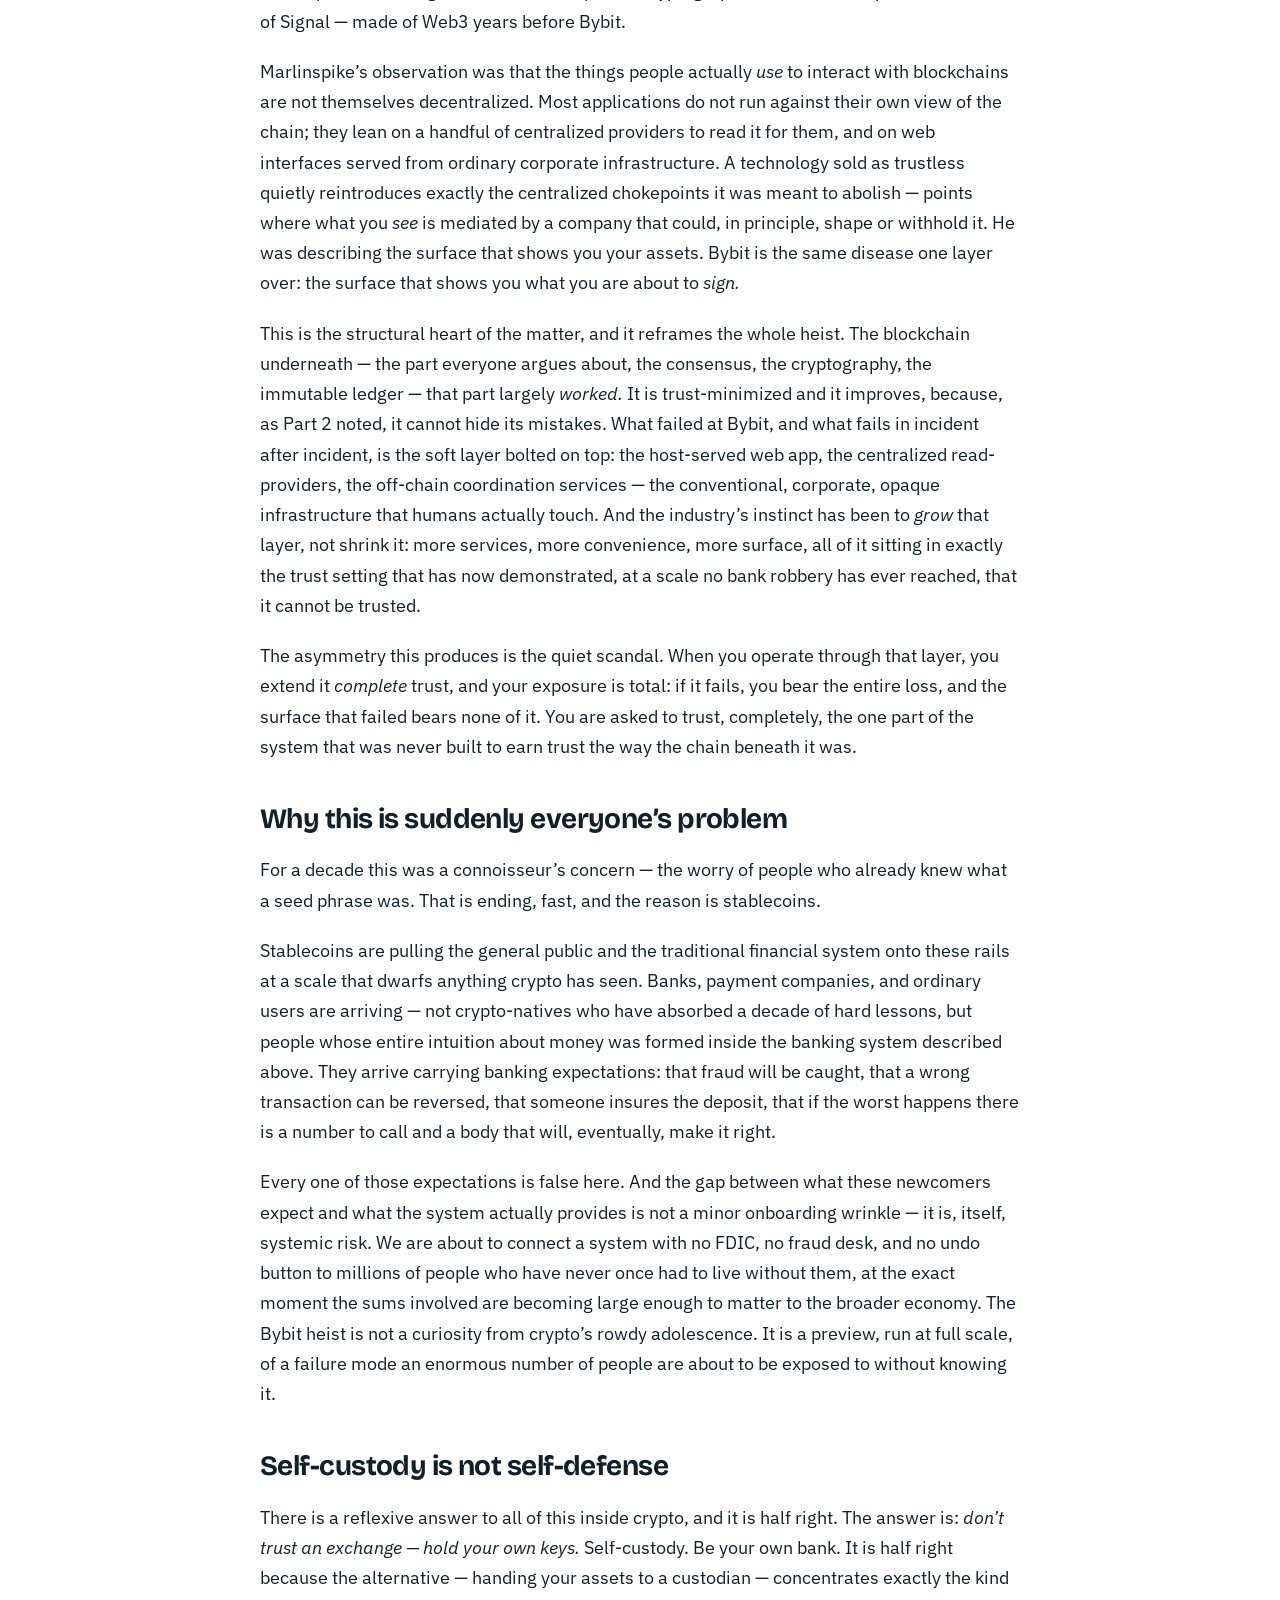
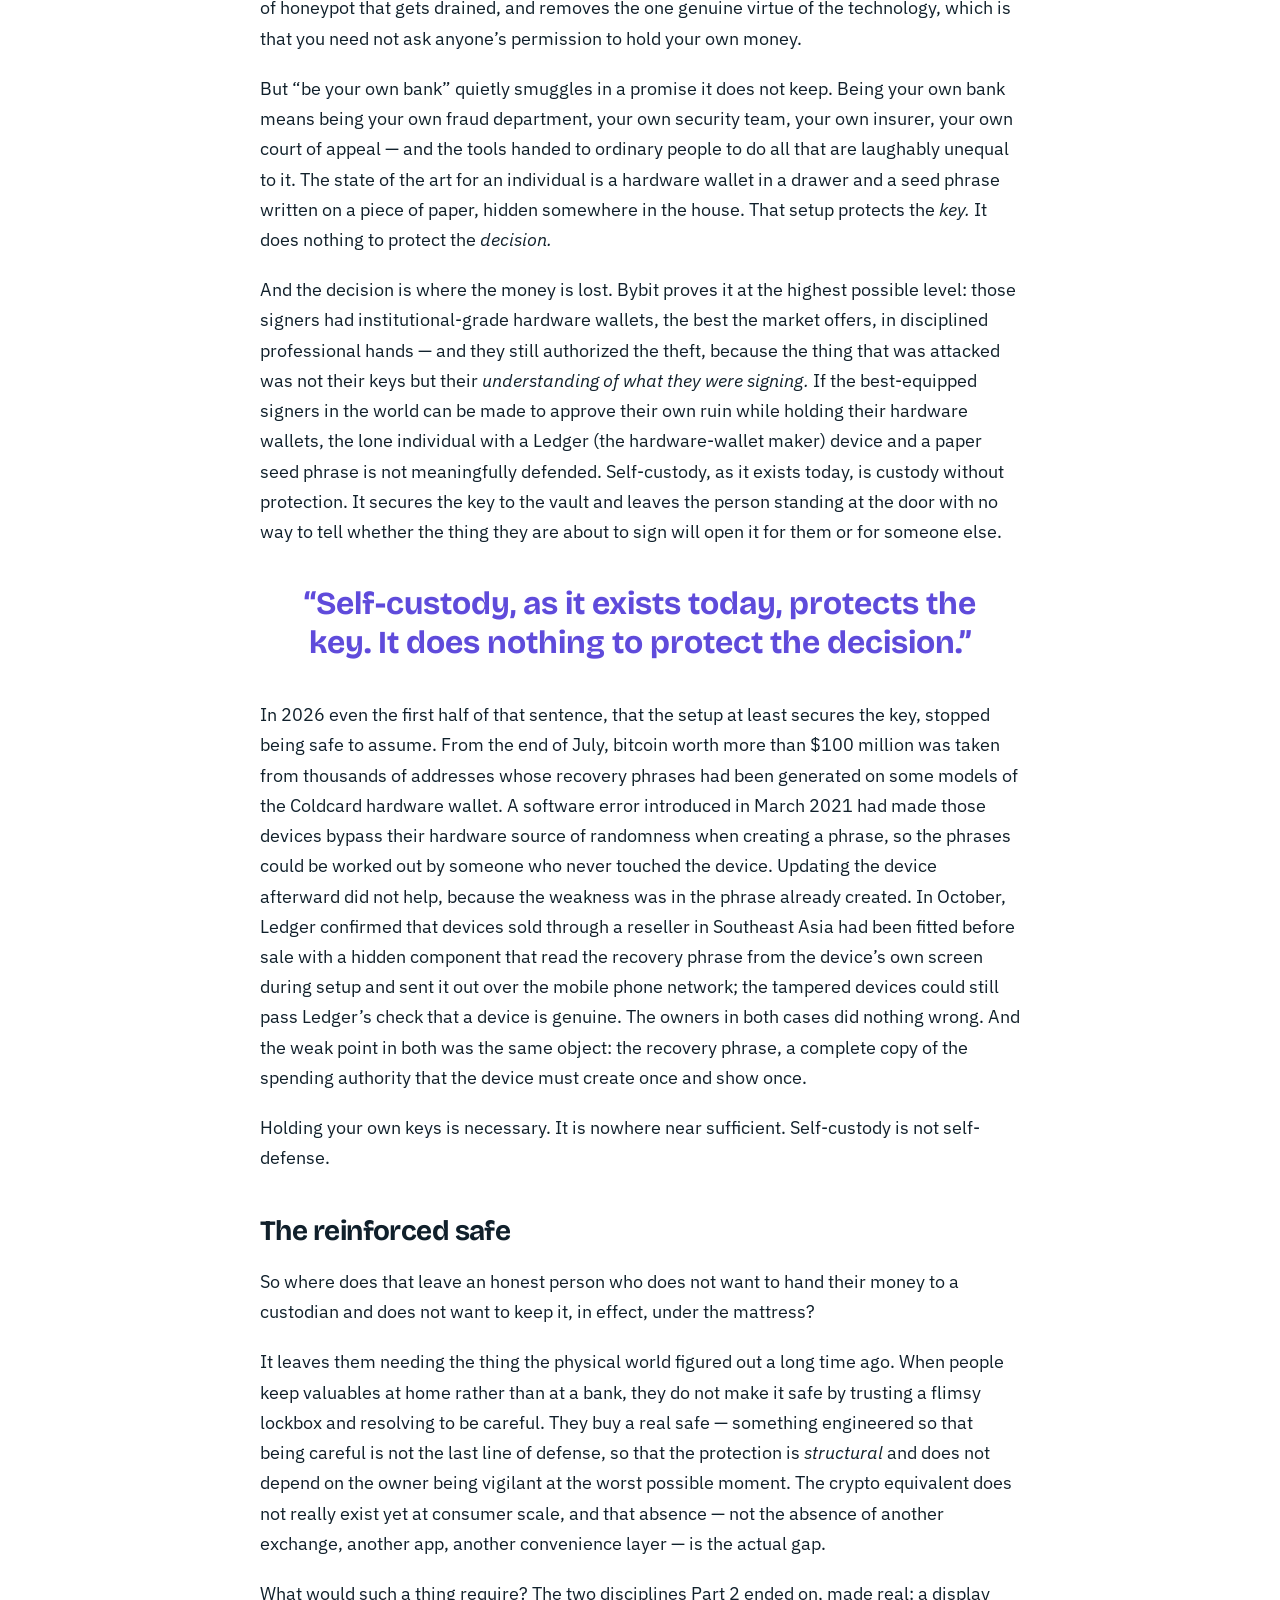
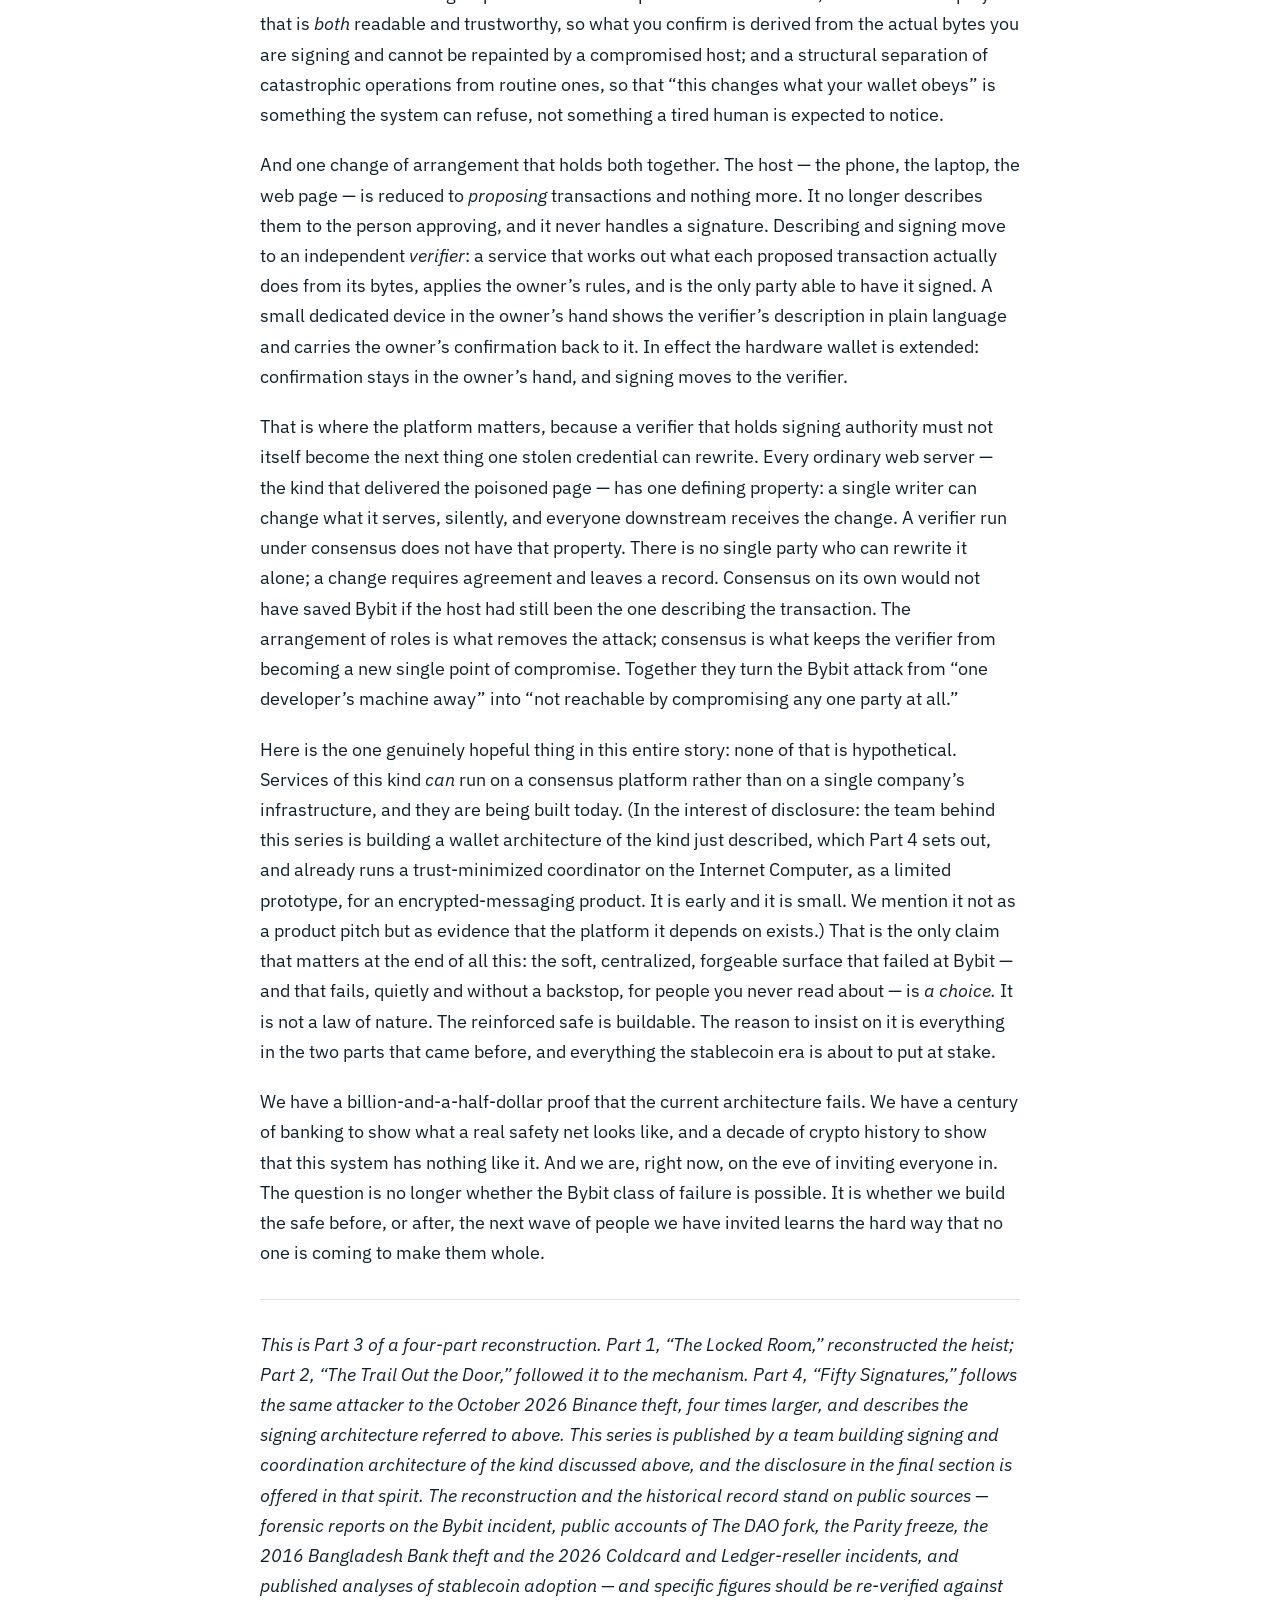
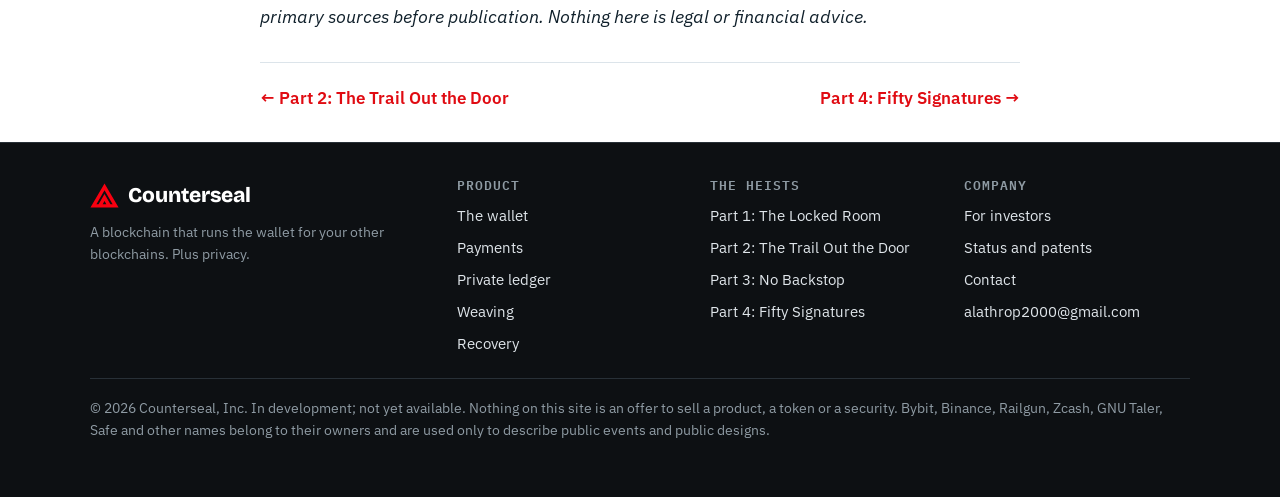
<file: heist-3.html>
<!DOCTYPE html>
<html lang="en">
<head>
<meta charset="utf-8">
<meta name="viewport" content="width=device-width, initial-scale=1">
<title>No Backstop · Heist Series Part 3</title>
<!-- Counterseal_Website_Draft_v0_45 · article page generated from the heist series text (series archive v9: Parts 1 to 4 at v1.3, v1.4, v1.4, v1.6) with the figures, In brief boxes and pull quotes of the PDF edition v2. -->
<link rel="preconnect" href="https://fonts.googleapis.com">
<link rel="preconnect" href="https://fonts.gstatic.com" crossorigin>
<link href="https://fonts.googleapis.com/css2?family=Bricolage+Grotesque:opsz,wght@12..96,500;12..96,700;12..96,800&family=IBM+Plex+Sans:ital,wght@0,400;0,500;0,600;1,400&family=IBM+Plex+Mono:wght@400;500;600&display=swap" rel="stylesheet">
<link rel="icon" href="data:image/svg+xml,%3Csvg xmlns='http://www.w3.org/2000/svg' viewBox='11.5 1.5 64 60'%3E%3Cpath fill-rule='evenodd' fill='%23f80010' d='M43.5 6.5L73 57H14ZM43.5 20.5L60.5 50H56L43.5 28.5L31 50H26.5ZM43.5 43.5L47.3 50H39.7Z'/%3E%3C/svg%3E">
<link rel="icon" href="favicon.ico" sizes="any">
<link rel="apple-touch-icon" href="apple-touch-icon.png">
<link rel="stylesheet" href="css/site.css">
</head>
<body>
<header class="nav"><div class="wrap">
<a class="brand" href="index.html" aria-label="Counterseal home"><svg class="mark" viewBox="13 5.5 61 52.5" aria-hidden="true"><path fill-rule="evenodd" fill="#f80010" d="M43.5 6.5L73 57H14ZM43.5 20.5L60.5 50H56L43.5 28.5L31 50H26.5ZM43.5 43.5L47.3 50H39.7Z"/></svg> Counterseal</a>
<nav aria-label="Series"><a href="heist-1.html">Part 1</a><a href="heist-2.html">Part 2</a><a href="heist-3.html" aria-current="page" style="color:var(--seal);font-weight:600">Part 3</a><a href="heist-4.html">Part 4</a><a href="index.html">Home</a><a href="investors.html#contact">Contact</a></nav>
</div></header>
<main id="top">
<div class="arthead"><div class="wrap">
<div class="series">Anatomy of the Largest Heists in History · Part 3 of 4</div>
<h1>No Backstop</h1>
<p class="stand">Parts 1 and 2 reconstructed how $1.5 billion left a sealed vault and
why no amount of care in the room could have stopped it. This part asks
the question the first two only pointed at: when the money was gone, why
could almost none of it come back? The answer is not about Bybit. It is
about the kind of financial system we are quietly building — and the
expectations millions of newcomers are about to bring to it.</p>
</div></div>
<article class="article">
<div class="brief"><b>IN BRIEF</b><ul><li>Bybit’s customers lost nothing only because Bybit could afford to pay.</li><li>Crypto has no deposit insurance, no reversal and little recovery. Its only two remedies have been a rich backer or a change to the chain’s rules.</li><li>Holding your own keys protects the key, not the decision to sign.</li></ul></div>
<h2 id="the-happy-ending-that-shouldnt-reassure-you">The happy ending
that shouldn’t reassure you</h2>
<p>Bybit’s story has, improbably, a happy ending. Within about
seventy-two hours the exchange had replaced essentially all of the
stolen Ethereum and restored full backing of customer balances — not
through insurance, but by borrowing and buying at speed: a bridge loan
against its own treasury, large deposits, market purchases, and
emergency loans from competitors, one of which, Bitget, lent 40,000 ETH
from its own reserves with no interest and no collateral and was repaid
within three days. (Nineteen months later Bitget was robbed itself; Part
4 returns to it.) Customers lost nothing. The exchange absorbed a
billion-and-a-half-dollar loss onto its own balance sheet and stayed on
its feet.</p>
<p>It is worth admiring, and it is worth seeing clearly, because the
happy ending is the most misleading part of the whole affair. Customers
were made whole for one reason and one reason only: <strong>a solvent
company chose to absorb the loss, and could.</strong> The customers held
a claim against Bybit, not against the wallet, and Bybit honored it.
Strip that single fact away — imagine the same theft from an entity
<em>without</em> a billion-dollar balance sheet and the credit to borrow
more — and there is no recovery, no restoration, no happy ending. There
is just the loss, permanent, the moment the signature cleared.</p>
<p>That is the thread from Parts 1 and 2, finally pulled tight. The
heist was survivable not because the system caught it, reversed it, or
insured it. The system did none of those things. It was survivable
because, this once, someone rich stood behind the wallet. The
interesting and frightening question is what happens — what
<em>already</em> happens, constantly, to people you don’t read about —
when no one does.</p>
<h2 id="what-a-bank-would-have-done">What a bank would have done</h2>
<p>To feel the gap, run the same crime through the financial system most
of the world actually trusts.</p>
<p>Suppose North Korean operatives had wired roughly a billion and a
half dollars out of an ordinary bank. Almost every layer of that system
is built, specifically, to make the victim whole and the theft
reversible. There is deposit insurance — in the United States, the FDIC;
analogues across the world — that backstops ordinary depositors up to a
limit, funded precisely so that one institution’s catastrophe is not one
family’s ruin. There is a fraud-detection apparatus that flags and
freezes anomalous transfers in real time. There is the ability to
<em>reverse</em> a fraudulent transaction — clawbacks, chargebacks, the
simple fact that a wire can be recalled and a ledger entry corrected,
because the ledger is maintained by institutions that answer to courts.
There is a body of law, a regulator, and a law-enforcement
infrastructure built over a century specifically to pursue financial
crime and, often enough, to recover. None of it is perfect. All of it
exists.</p>
<p>The comparison does not have to be imagined. In February 2016,
hackers whom United States prosecutors later charged as working for the
North Korean government sent 35 forged payment instructions over the
SWIFT interbank network, ordering $951 million out of the account that
Bangladesh’s central bank keeps at the Federal Reserve Bank of New York.
Thirty of the instructions, about $850 million, were stopped before they
were paid. Of the five that went through, $20 million bound for Sri
Lanka was queried by a bank on the route and returned. The remaining $81
million reached accounts in Manila and was passed through casinos; about
$15 million of it came back, and Bangladesh was still pursuing the rest
in court more than nine years later. So the conventional system is no
guarantee either. But set the two results side by side. Against a bank,
the attackers got away with less than a tenth of what they reached for.
Against Bybit, they kept well over nine-tenths.</p>
<p>The expectation that someone, somewhere, will catch the fraud and
undo it is so deeply baked into how ordinary people relate to money that
they do not even experience it as a feature. It is simply what money
<em>is</em>: the bank will sort it out. Most people have never once had
to ask what stands behind that assumption, because in the world they
grew up in, something always did.</p>
<figure>
<img src="img/fig-3-1.jpg" alt="Table comparing protections at a bank with protections in crypto today.">
<figcaption>
Figure 3.1. If the money had been in a bank. Bybit’s customers were
protected by Bybit’s balance sheet, and Binance’s in 2026 by Binance’s —
not by the system.
</figcaption>
</figure>
<h2 id="what-crypto-actually-has">What crypto actually has</h2>
<p>Now run the Bybit numbers against that apparatus, item by item, and
watch each line come up empty.</p>
<p>Deposit insurance: none. There is no FDIC for self-custodied crypto,
no fund of last resort, no statutory backstop that makes a victim whole
when the keys are gone. Fraud reversal: none — and not by accident but
by <em>design</em>. The entire value proposition of a blockchain is that
entries are final and cannot be quietly rewritten by an institution;
immutability is the point. The property that makes the ledger
trustworthy is the same property that makes a theft permanent. There is
no chargeback on a confirmed transaction, no recall, no undo. Recovery
by law enforcement: vanishingly rare at this scale. Attribution, to
crypto’s credit, is often excellent — the FBI named North Korea within
days, and on-chain analysts traced the flows in real time — but tracing
is not recovering. In Bybit’s case, despite a fast, well-publicized,
bounty-funded effort, only single-digit percentages of the stolen funds
were ever frozen; the bulk was converted to Bitcoin and scattered across
thousands of wallets within days, beyond any practical reach. The trail
was visible. The money was gone.</p>
<p>So the honest ledger reads: no insurer, no fraud desk, no undo
button, no realistic recovery. Strip away the one company that happened
to be able to write the check, and crypto’s answer to a billion-dollar
theft is a shrug and a block explorer showing you, in perfect detail,
exactly where your money went and confirming you will never get it
back.</p>
<h2 id="the-only-two-remedies-it-has-ever-had">The only two remedies it
has ever had</h2>
<p>This is not pessimism; it is the historical record. In its entire
history, when catastrophe has struck on-chain, the ecosystem has had
exactly two remedies — and neither is available to an ordinary
holder.</p>
<p>The first is the one we just watched: <strong>someone rich absorbs
it.</strong> An exchange, a foundation, a project treasury with enough
capital and enough reputational incentive eats the loss and makes users
whole. Bybit, February 2025. It works, when it is available. It is
available almost never.</p>
<p>The second is more drastic and more revealing: <strong>the community
overrides the ledger by force.</strong> In 2016, an attacker drained
roughly a third of all the ether then committed to a project called The
DAO. The loss was existential, and the Ethereum community did something
extraordinary to reverse it — it executed a hard fork: a one-time change
to the network’s own rules which, from a set block onward, moved the
drained ether into a contract from which the original investors could
withdraw it. No earlier block was erased and no transaction was undone;
the contents of the ledger were changed by collective decision. It
worked, but it tore the community in half: a faction that believed the
ledger must be immutable <em>no matter what</em> refused to follow, and
kept running the chain without the change. That chain still exists today
as Ethereum Classic. The lesson everyone drew from it was not “forking
is a good safety net.” It was the opposite: overriding the ledger is so
violent to the one promise a blockchain makes — that what is recorded
stays as recorded — that it can be done, if ever, only once, for a
threat to the whole network, at the cost of fracturing it.</p>
<p>And we know it became unavailable, because the very next time a
catastrophe of comparable scale struck, the community declined to use
it. In 2017, a bug froze a fortune in ether in the Parity multisig
wallet — hundreds of millions of dollars, locked forever, belonging to
ordinary users who had done nothing wrong. Proposals to recover it by
fork were raised, debated, and <em>rejected.</em> The money is still
frozen, almost a decade later. The precedent is stark: the fork remedy
is reserved for threats to Ethereum itself, not for the losses of the
people who use it. If your funds are stolen or locked, you will not be
forked back to wholeness. The DAO was the exception that proved there is
no rule.</p>
<p>So the two remedies, side by side: be backstopped by a wealthy entity
that chooses to absorb your loss, or be important enough to the entire
network that it will fracture itself to save you. An individual holding
their own savings, a foundation, a DAO treasury, a small company — has
access to neither. For them, as for Bybit-minus-its-balance-sheet, the
loss is simply the loss.</p>
<h2 id="the-deeper-pattern-the-part-that-was-never-trustless">The deeper
pattern: the part that was never trustless</h2>
<p>It would be easy to read all this as “crypto is dangerous” and stop.
The more useful reading is more specific, and it goes back to a critique
the cryptographer Moxie Marlinspike — the creator of Signal — made of
Web3 years before Bybit.</p>
<p>Marlinspike’s observation was that the things people actually
<em>use</em> to interact with blockchains are not themselves
decentralized. Most applications do not run against their own view of
the chain; they lean on a handful of centralized providers to read it
for them, and on web interfaces served from ordinary corporate
infrastructure. A technology sold as trustless quietly reintroduces
exactly the centralized chokepoints it was meant to abolish — points
where what you <em>see</em> is mediated by a company that could, in
principle, shape or withhold it. He was describing the surface that
shows you your assets. Bybit is the same disease one layer over: the
surface that shows you what you are about to <em>sign.</em></p>
<p>This is the structural heart of the matter, and it reframes the whole
heist. The blockchain underneath — the part everyone argues about, the
consensus, the cryptography, the immutable ledger — that part largely
<em>worked.</em> It is trust-minimized and it improves, because, as Part
2 noted, it cannot hide its mistakes. What failed at Bybit, and what
fails in incident after incident, is the soft layer bolted on top: the
host-served web app, the centralized read-providers, the off-chain
coordination services — the conventional, corporate, opaque
infrastructure that humans actually touch. And the industry’s instinct
has been to <em>grow</em> that layer, not shrink it: more services, more
convenience, more surface, all of it sitting in exactly the trust
setting that has now demonstrated, at a scale no bank robbery has ever
reached, that it cannot be trusted.</p>
<p>The asymmetry this produces is the quiet scandal. When you operate
through that layer, you extend it <em>complete</em> trust, and your
exposure is total: if it fails, you bear the entire loss, and the
surface that failed bears none of it. You are asked to trust,
completely, the one part of the system that was never built to earn
trust the way the chain beneath it was.</p>
<h2 id="why-this-is-suddenly-everyones-problem">Why this is suddenly
everyone’s problem</h2>
<p>For a decade this was a connoisseur’s concern — the worry of people
who already knew what a seed phrase was. That is ending, fast, and the
reason is stablecoins.</p>
<p>Stablecoins are pulling the general public and the traditional
financial system onto these rails at a scale that dwarfs anything crypto
has seen. Banks, payment companies, and ordinary users are arriving —
not crypto-natives who have absorbed a decade of hard lessons, but
people whose entire intuition about money was formed inside the banking
system described above. They arrive carrying banking expectations: that
fraud will be caught, that a wrong transaction can be reversed, that
someone insures the deposit, that if the worst happens there is a number
to call and a body that will, eventually, make it right.</p>
<p>Every one of those expectations is false here. And the gap between
what these newcomers expect and what the system actually provides is not
a minor onboarding wrinkle — it is, itself, systemic risk. We are about
to connect a system with no FDIC, no fraud desk, and no undo button to
millions of people who have never once had to live without them, at the
exact moment the sums involved are becoming large enough to matter to
the broader economy. The Bybit heist is not a curiosity from crypto’s
rowdy adolescence. It is a preview, run at full scale, of a failure mode
an enormous number of people are about to be exposed to without knowing
it.</p>
<h2 id="self-custody-is-not-self-defense">Self-custody is not
self-defense</h2>
<p>There is a reflexive answer to all of this inside crypto, and it is
half right. The answer is: <em>don’t trust an exchange — hold your own
keys.</em> Self-custody. Be your own bank. It is half right because the
alternative — handing your assets to a custodian — concentrates exactly
the kind of honeypot that gets drained, and removes the one genuine
virtue of the technology, which is that you need not ask anyone’s
permission to hold your own money.</p>
<p>But “be your own bank” quietly smuggles in a promise it does not
keep. Being your own bank means being your own fraud department, your
own security team, your own insurer, your own court of appeal — and the
tools handed to ordinary people to do all that are laughably unequal to
it. The state of the art for an individual is a hardware wallet in a
drawer and a seed phrase written on a piece of paper, hidden somewhere
in the house. That setup protects the <em>key.</em> It does nothing to
protect the <em>decision.</em></p>
<p>And the decision is where the money is lost. Bybit proves it at the
highest possible level: those signers had institutional-grade hardware
wallets, the best the market offers, in disciplined professional hands —
and they still authorized the theft, because the thing that was attacked
was not their keys but their <em>understanding of what they were
signing.</em> If the best-equipped signers in the world can be made to
approve their own ruin while holding their hardware wallets, the lone
individual with a Ledger (the hardware-wallet maker) device and a paper seed phrase is not meaningfully
defended. Self-custody, as it exists today, is custody without
protection. It secures the key to the vault and leaves the person
standing at the door with no way to tell whether the thing they are
about to sign will open it for them or for someone else.</p>
<div class="pull">
“Self-custody, as it exists today, protects the key. It does nothing to
protect the decision.”
</div>
<p>In 2026 even the first half of that sentence, that the setup at least
secures the key, stopped being safe to assume. From the end of July,
bitcoin worth more than $100 million was taken from thousands of
addresses whose recovery phrases had been generated on some models of
the Coldcard hardware wallet. A software error introduced in March 2021
had made those devices bypass their hardware source of randomness when
creating a phrase, so the phrases could be worked out by someone who
never touched the device. Updating the device afterward did not help,
because the weakness was in the phrase already created. In October,
Ledger confirmed that devices sold through a reseller in Southeast Asia
had been fitted before sale with a hidden component that read the
recovery phrase from the device’s own screen during setup and sent it
out over the mobile phone network; the tampered devices could still pass
Ledger’s check that a device is genuine. The owners in both cases did
nothing wrong. And the weak point in both was the same object: the
recovery phrase, a complete copy of the spending authority that the
device must create once and show once.</p>
<p>Holding your own keys is necessary. It is nowhere near sufficient.
Self-custody is not self-defense.</p>
<h2 id="the-reinforced-safe">The reinforced safe</h2>
<p>So where does that leave an honest person who does not want to hand
their money to a custodian and does not want to keep it, in effect,
under the mattress?</p>
<p>It leaves them needing the thing the physical world figured out a
long time ago. When people keep valuables at home rather than at a bank,
they do not make it safe by trusting a flimsy lockbox and resolving to
be careful. They buy a real safe — something engineered so that being
careful is not the last line of defense, so that the protection is
<em>structural</em> and does not depend on the owner being vigilant at
the worst possible moment. The crypto equivalent does not really exist
yet at consumer scale, and that absence — not the absence of another
exchange, another app, another convenience layer — is the actual
gap.</p>
<p>What would such a thing require? The two disciplines Part 2 ended on,
made real: a display that is <em>both</em> readable and trustworthy, so
what you confirm is derived from the actual bytes you are signing and
cannot be repainted by a compromised host; and a structural separation
of catastrophic operations from routine ones, so that “this changes what
your wallet obeys” is something the system can refuse, not something a
tired human is expected to notice.</p>
<p>And one change of arrangement that holds both together. The host —
the phone, the laptop, the web page — is reduced to <em>proposing</em>
transactions and nothing more. It no longer describes them to the person
approving, and it never handles a signature. Describing and signing move
to an independent <em>verifier</em>: a service that works out what each
proposed transaction actually does from its bytes, applies the owner’s
rules, and is the only party able to have it signed. A small dedicated
device in the owner’s hand shows the verifier’s description in plain
language and carries the owner’s confirmation back to it. In effect the
hardware wallet is extended: confirmation stays in the owner’s hand, and
signing moves to the verifier.</p>
<p>That is where the platform matters, because a verifier that holds
signing authority must not itself become the next thing one stolen
credential can rewrite. Every ordinary web server — the kind that
delivered the poisoned page — has one defining property: a single writer
can change what it serves, silently, and everyone downstream receives
the change. A verifier run under consensus does not have that property.
There is no single party who can rewrite it alone; a change requires
agreement and leaves a record. Consensus on its own would not have saved
Bybit if the host had still been the one describing the transaction. The
arrangement of roles is what removes the attack; consensus is what keeps
the verifier from becoming a new single point of compromise. Together
they turn the Bybit attack from “one developer’s machine away” into “not
reachable by compromising any one party at all.”</p>
<p>Here is the one genuinely hopeful thing in this entire story: none of
that is hypothetical. Services of this kind <em>can</em> run on a
consensus platform rather than on a single company’s infrastructure, and
they are being built today. (In the interest of disclosure: the team
behind this series is building a wallet architecture of the kind just
described, which Part 4 sets out, and already runs a trust-minimized
coordinator on the Internet Computer, as a limited prototype, for an
encrypted-messaging product. It is early and it is small. We mention it
not as a product pitch but as evidence that the platform it depends on
exists.) That is the only claim that matters at the end of all this: the
soft, centralized, forgeable surface that failed at Bybit — and that
fails, quietly and without a backstop, for people you never read about —
is <em>a choice.</em> It is not a law of nature. The reinforced safe is
buildable. The reason to insist on it is everything in the two parts
that came before, and everything the stablecoin era is about to put at
stake.</p>
<p>We have a billion-and-a-half-dollar proof that the current
architecture fails. We have a century of banking to show what a real
safety net looks like, and a decade of crypto history to show that this
system has nothing like it. And we are, right now, on the eve of
inviting everyone in. The question is no longer whether the Bybit class
of failure is possible. It is whether we build the safe before, or
after, the next wave of people we have invited learns the hard way that
no one is coming to make them whole.</p>
<hr />
<p><em>This is Part 3 of a four-part reconstruction. Part 1, “The Locked
Room,” reconstructed the heist; Part 2, “The Trail Out the Door,”
followed it to the mechanism. Part 4, “Fifty Signatures,” follows the
same attacker to the October 2026 Binance theft, four times larger, and
describes the signing architecture referred to above. This series is
published by a team building signing and coordination architecture of
the kind discussed above, and the disclosure in the final section is
offered in that spirit. The reconstruction and the historical record
stand on public sources — forensic reports on the Bybit incident, public
accounts of The DAO fork, the Parity freeze, the 2016 Bangladesh Bank
theft and the 2026 Coldcard and Ledger-reseller incidents, and published
analyses of stablecoin adoption — and specific figures should be
re-verified against primary sources before publication. Nothing here is
legal or financial advice.</em></p>

<div class="pager"><a href="heist-2.html">← Part 2: The Trail Out the Door</a><a href="heist-4.html">Part 4: Fifty Signatures →</a></div>
</article>
</main>
<footer>
  <div class="wrap">
    <div class="fcols">
      <div><a class="brand" href="index.html"><svg class="mark" viewBox="13 5.5 61 52.5" aria-hidden="true"><path fill-rule="evenodd" fill="#f80010" d="M43.5 6.5L73 57H14ZM43.5 20.5L60.5 50H56L43.5 28.5L31 50H26.5ZM43.5 43.5L47.3 50H39.7Z"/></svg> Counterseal</a><p class="small">A blockchain that runs the wallet for your other blockchains. Plus privacy.</p></div>
      <div><h4>Product</h4><a href="wallet.html">The wallet</a><a href="payments.html">Payments</a><a href="privacy.html">Private ledger</a><a href="weaving.html">Weaving</a><a href="wallet.html#recovery">Recovery</a></div>
      <div><h4>The heists</h4><a href="heist-1.html">Part 1: The Locked Room</a><a href="heist-2.html">Part 2: The Trail Out the Door</a><a href="heist-3.html">Part 3: No Backstop</a><a href="heist-4.html">Part 4: Fifty Signatures</a></div>
      <div><h4>Company</h4><a href="investors.html">For investors</a><a href="investors.html#today">Status and patents</a><a href="investors.html#contact">Contact</a><a href="mailto:alathrop2000@gmail.com">alathrop2000@gmail.com</a></div>
    </div>
    <p class="small legal">© 2026 Counterseal, Inc. In development; not yet available. Nothing on this site is an offer to sell a product, a token or a security. Bybit, Binance, Railgun, Zcash, GNU Taler, Safe and other names belong to their owners and are used only to describe public events and public designs.</p>
  </div>
</footer>
<script>
/* Open every page at its top. Without this, the viewer keeps the scroll position of the page the reader came from. The reset uses the window only; scrolling the main element into view would place it under the fixed menu bar. */
(function(){function up(){if(location.hash.length>1)return;try{var d=document.documentElement,b=d.style.scrollBehavior;d.style.scrollBehavior="auto";window.scrollTo(0,0);d.style.scrollBehavior=b;}catch(e){}}
if("scrollRestoration" in history){try{history.scrollRestoration="manual";}catch(e){}}
up();window.addEventListener("pageshow",up);window.addEventListener("load",function(){up();setTimeout(up,60);setTimeout(up,300);});})();
</script>
<script>
/* Mark the menu link for the open page. A link to a place inside a page (Contact, The heists) is marked while that place is open. */
(function(){var links=document.querySelectorAll("header.nav nav a");function page(){var p=location.pathname.split("/").pop()||"index.html";return p;}
function mark(){var here=page()+location.hash,hit=null;for(var i=0;i<links.length;i++){var h=links[i].getAttribute("href");if(h===here){hit=links[i];}}
if(!hit){for(var j=0;j<links.length;j++){var g=links[j].getAttribute("href");if(g.indexOf("#")<0&&g===page()){hit=links[j];}}}
for(var k=0;k<links.length;k++){if(links[k]===hit){links[k].setAttribute("aria-current","page");}else{links[k].removeAttribute("aria-current");}}}
mark();window.addEventListener("hashchange",mark);
var brand=document.querySelector("header.nav a.brand");if(brand){brand.addEventListener("click",function(e){if(page()==="index.html"&&!location.hash){e.preventDefault();var d=document.documentElement,b=d.style.scrollBehavior;d.style.scrollBehavior="auto";window.scrollTo(0,0);d.style.scrollBehavior=b;}});}})();
</script>
</body></html>
</file>
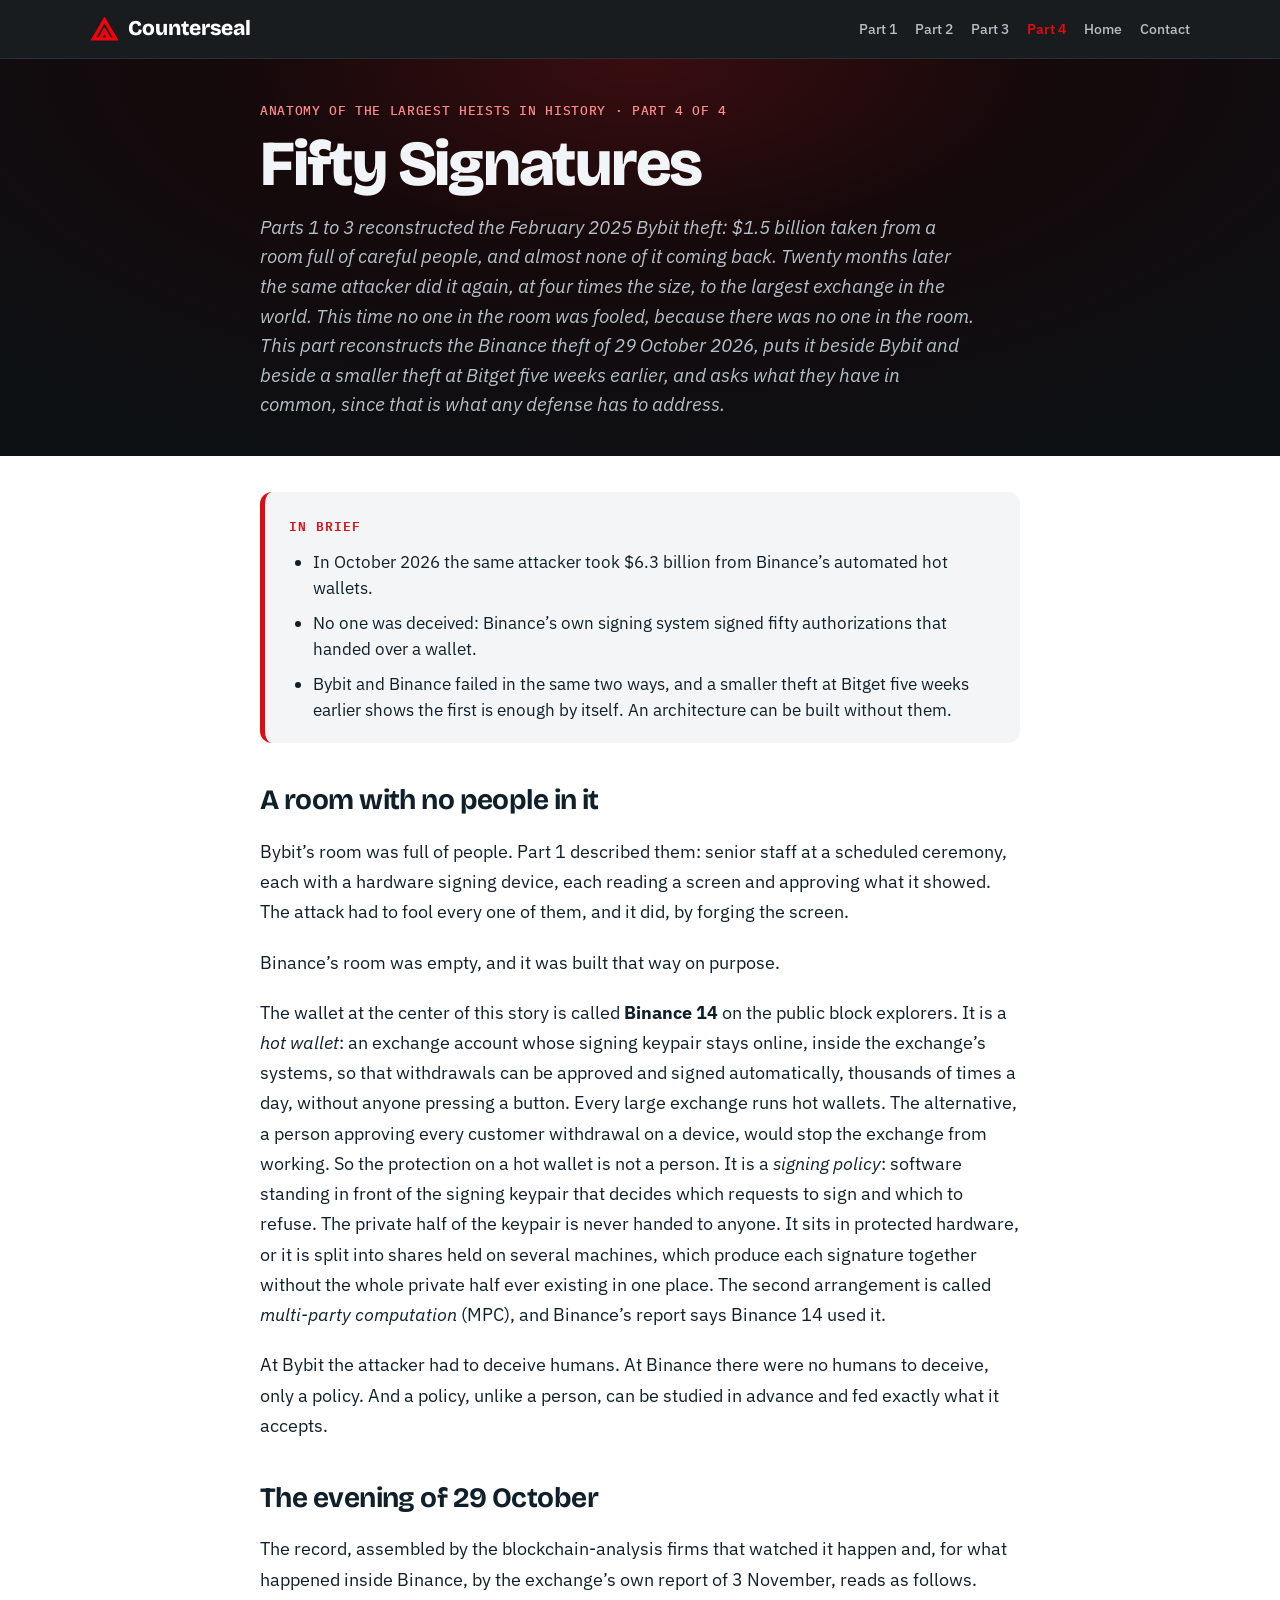
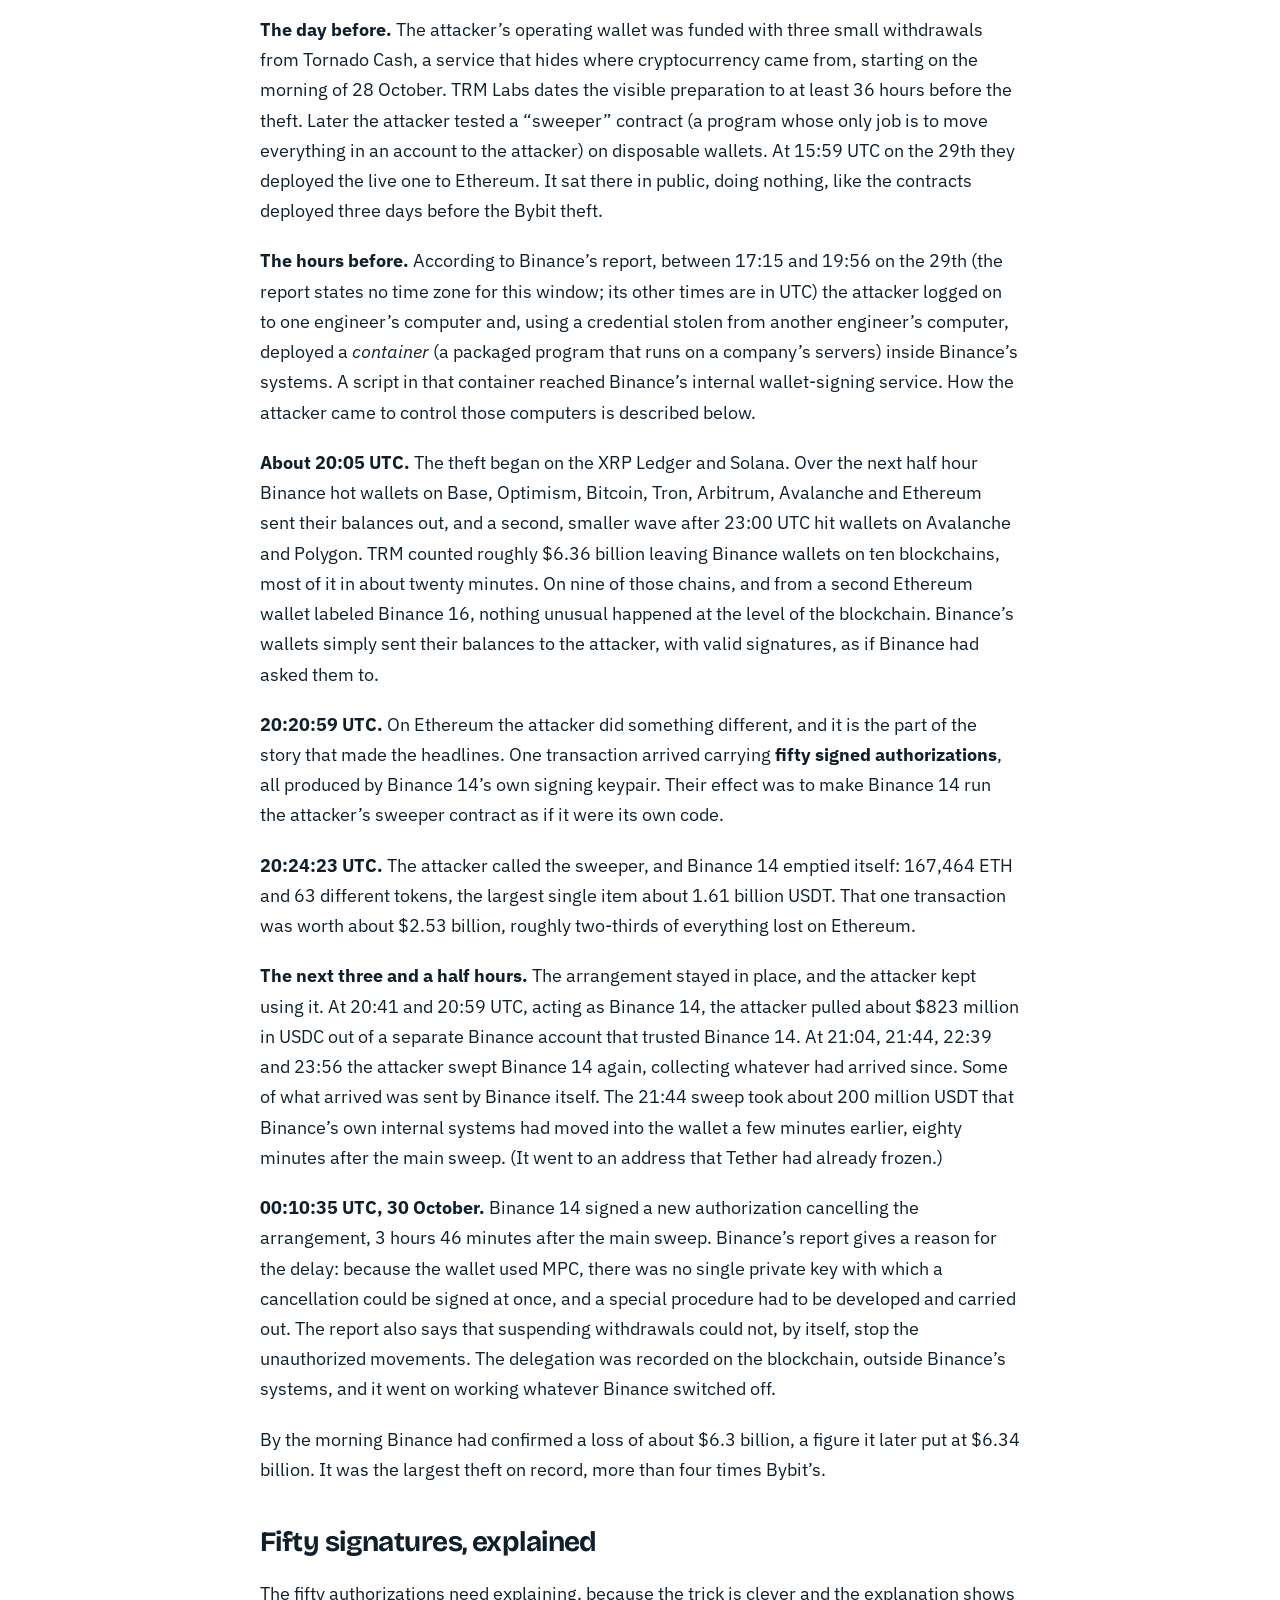
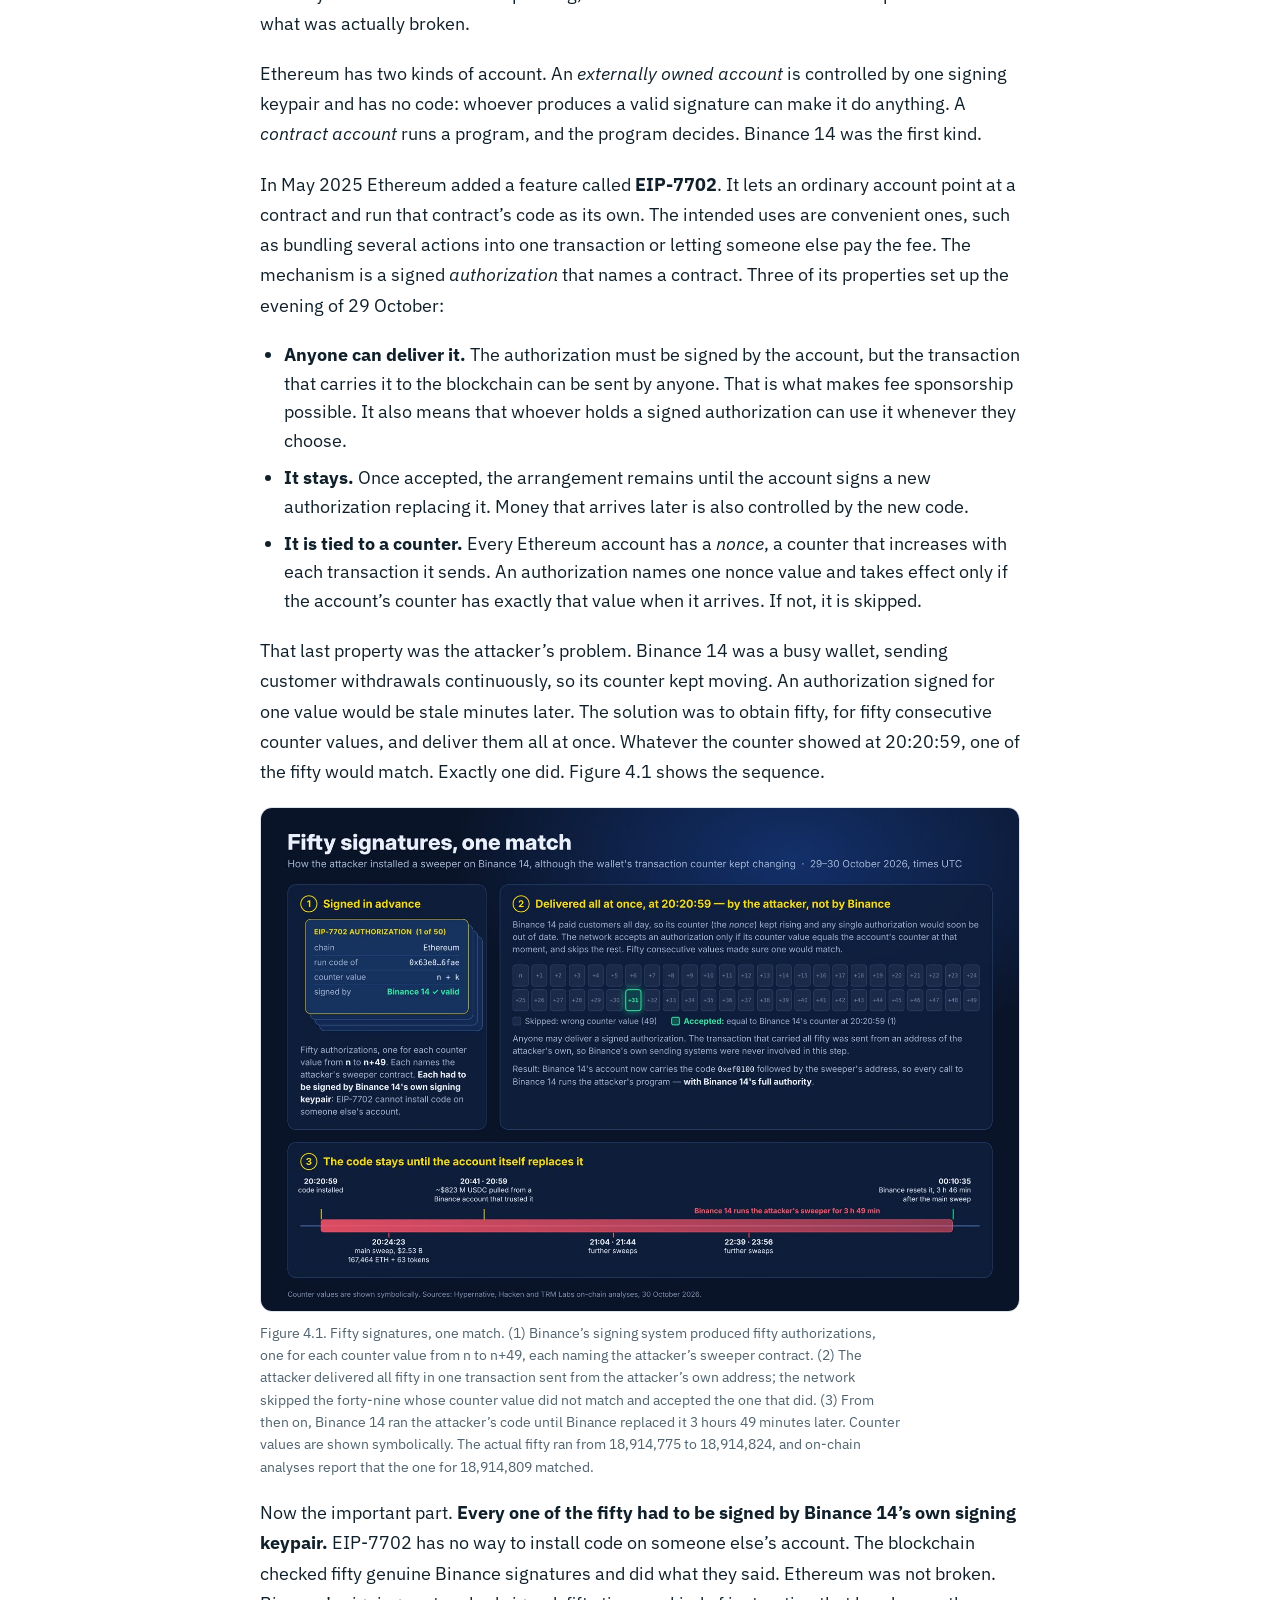
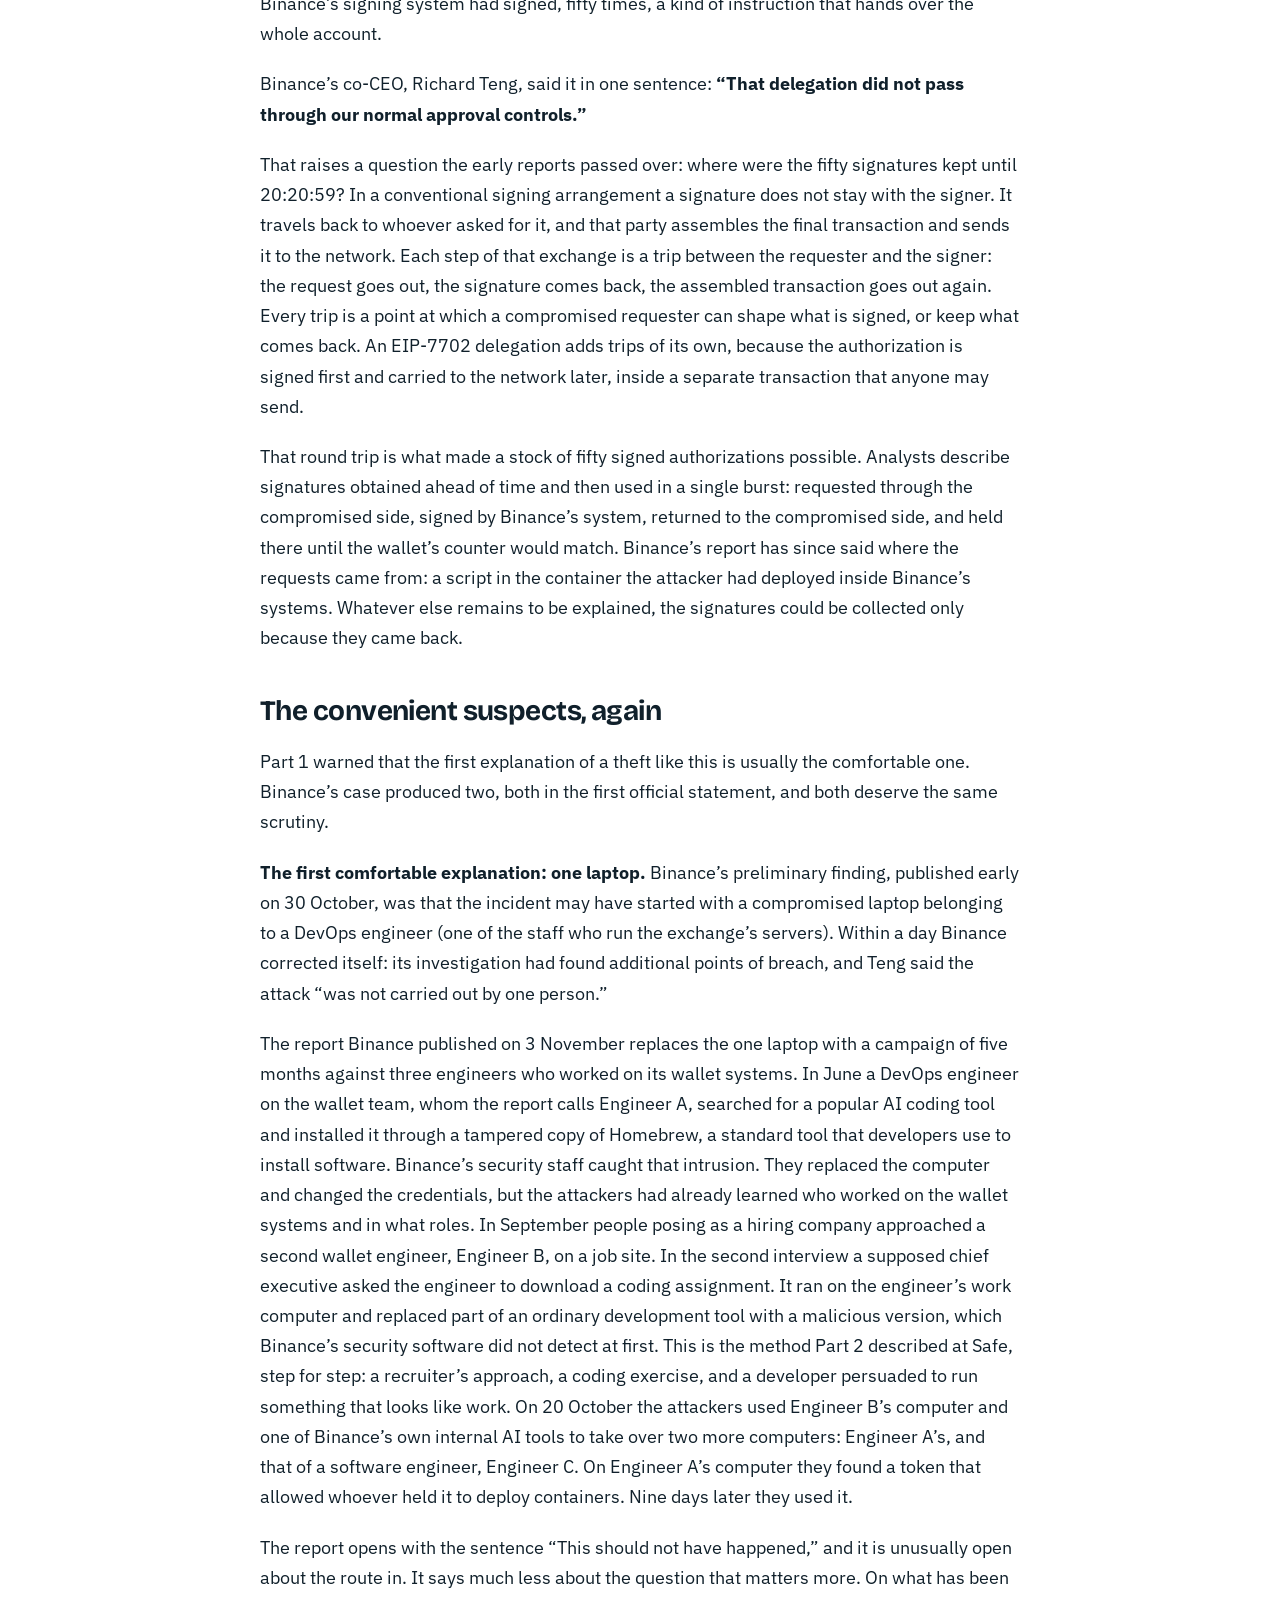
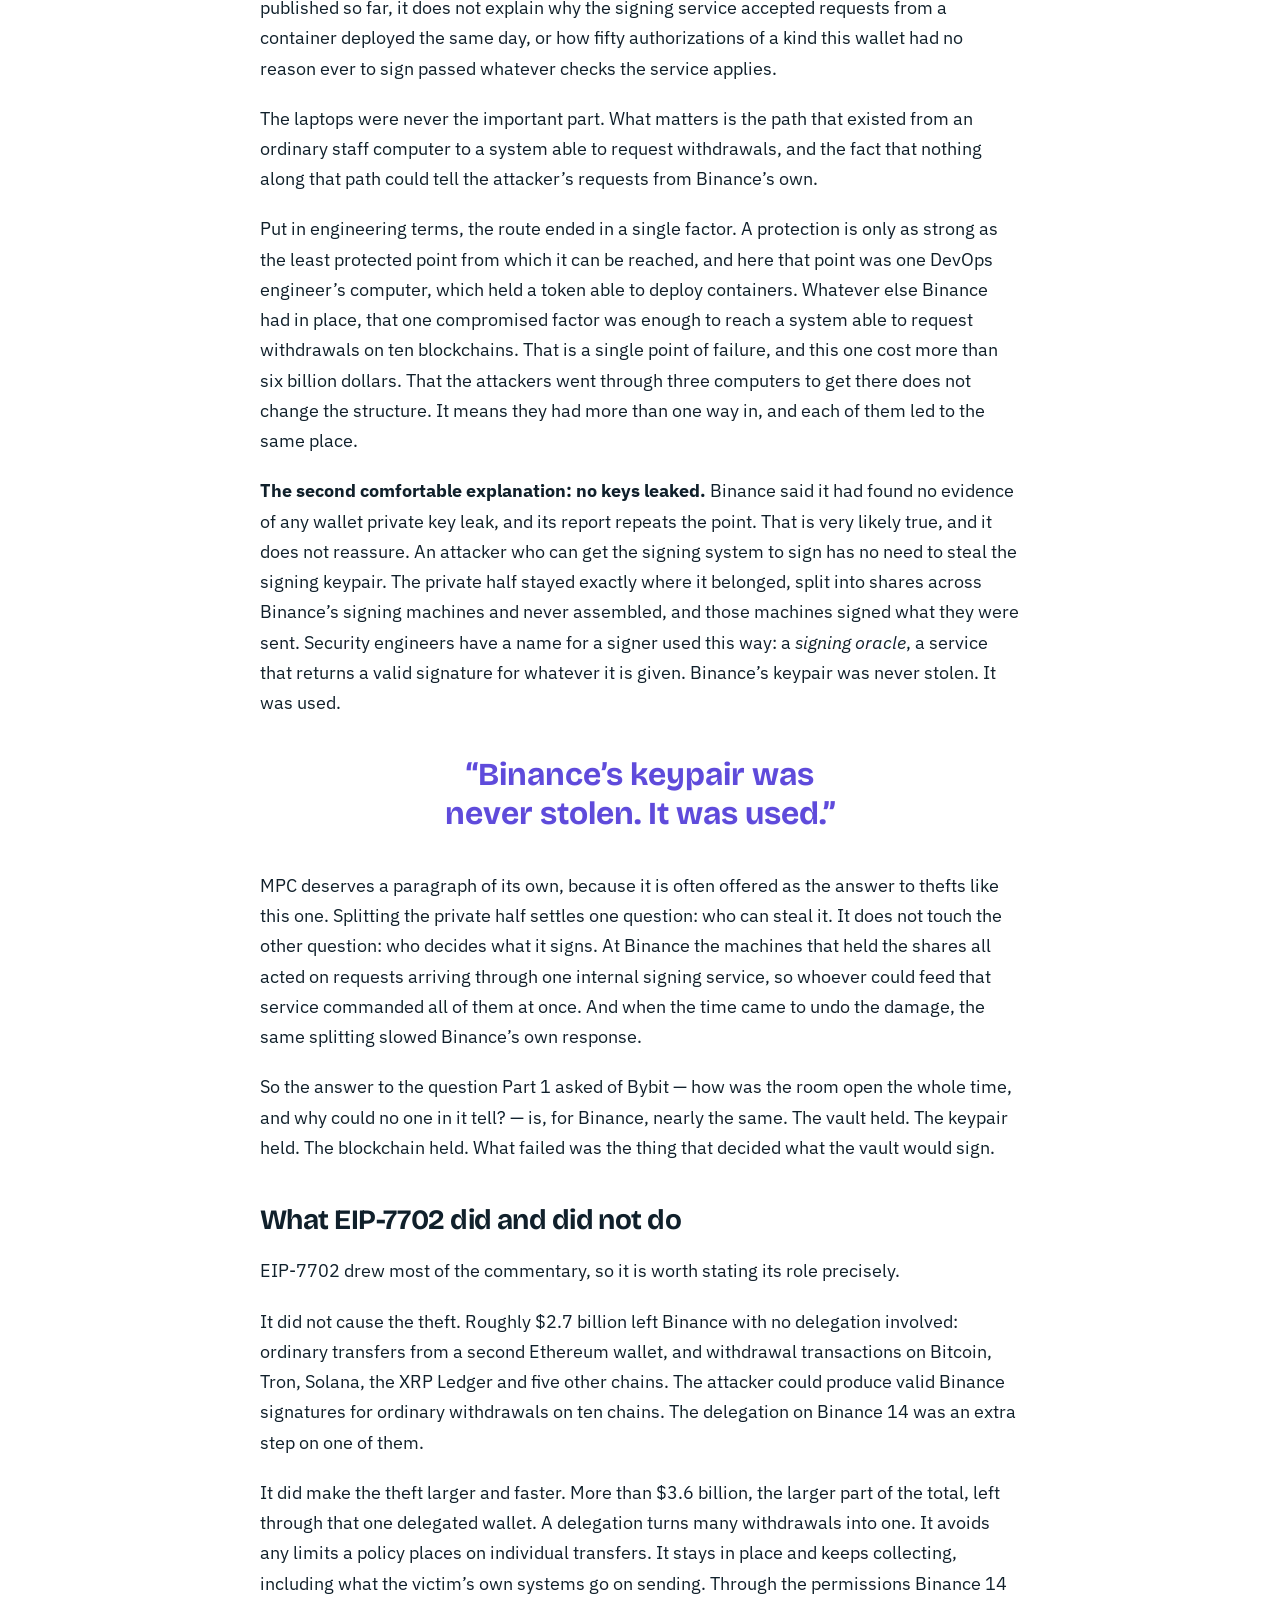
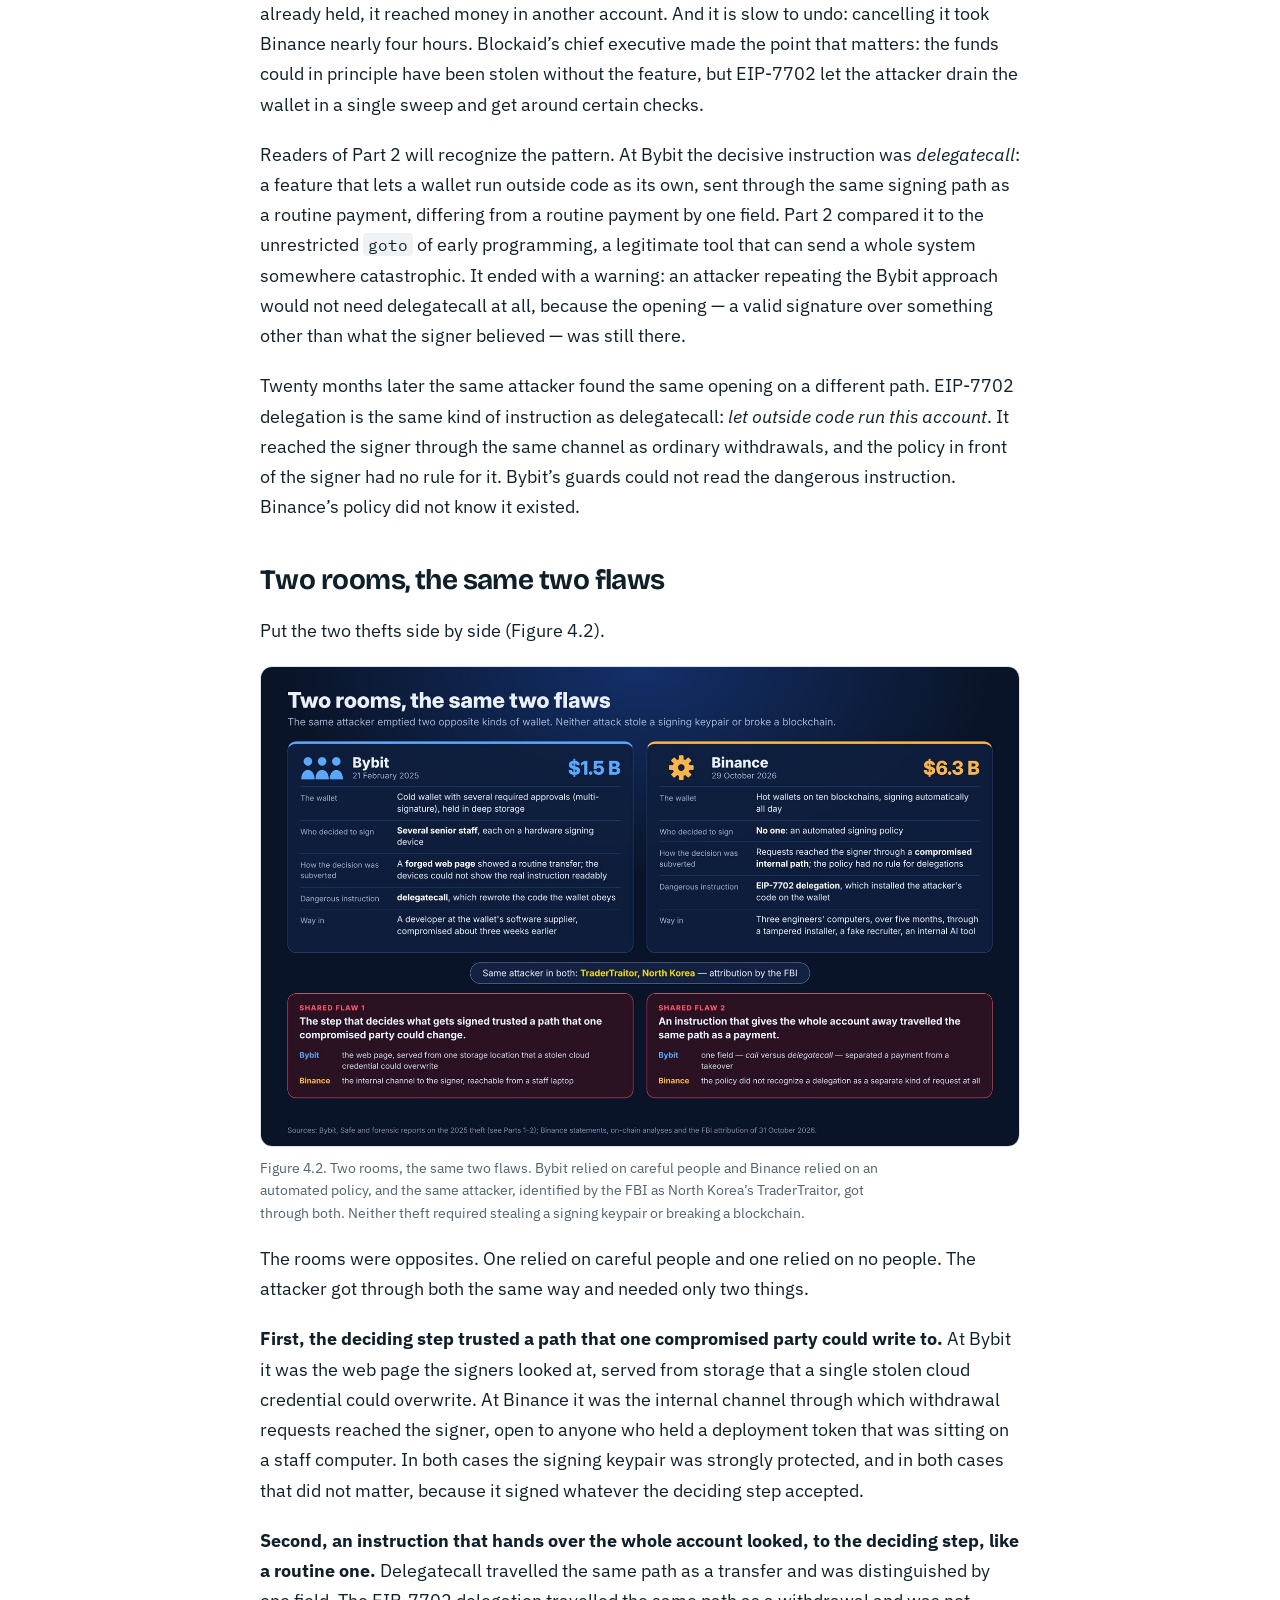
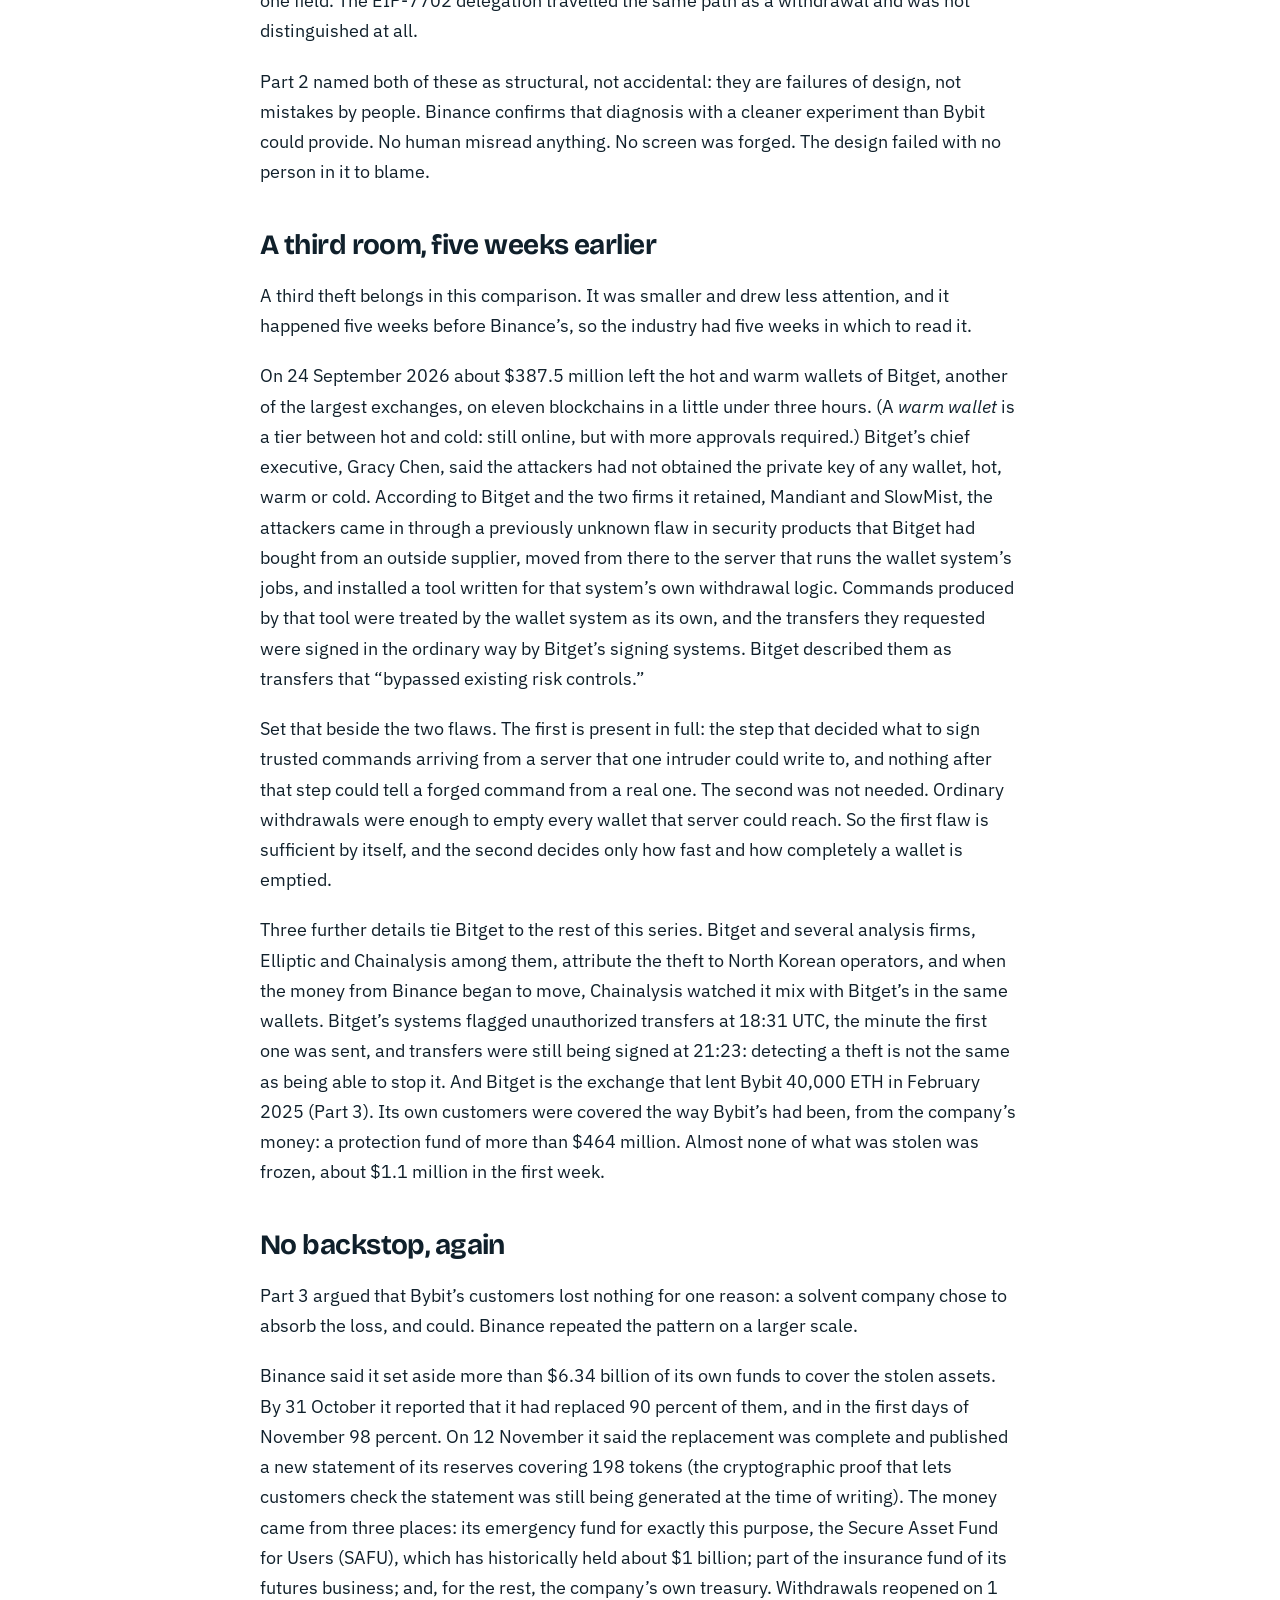
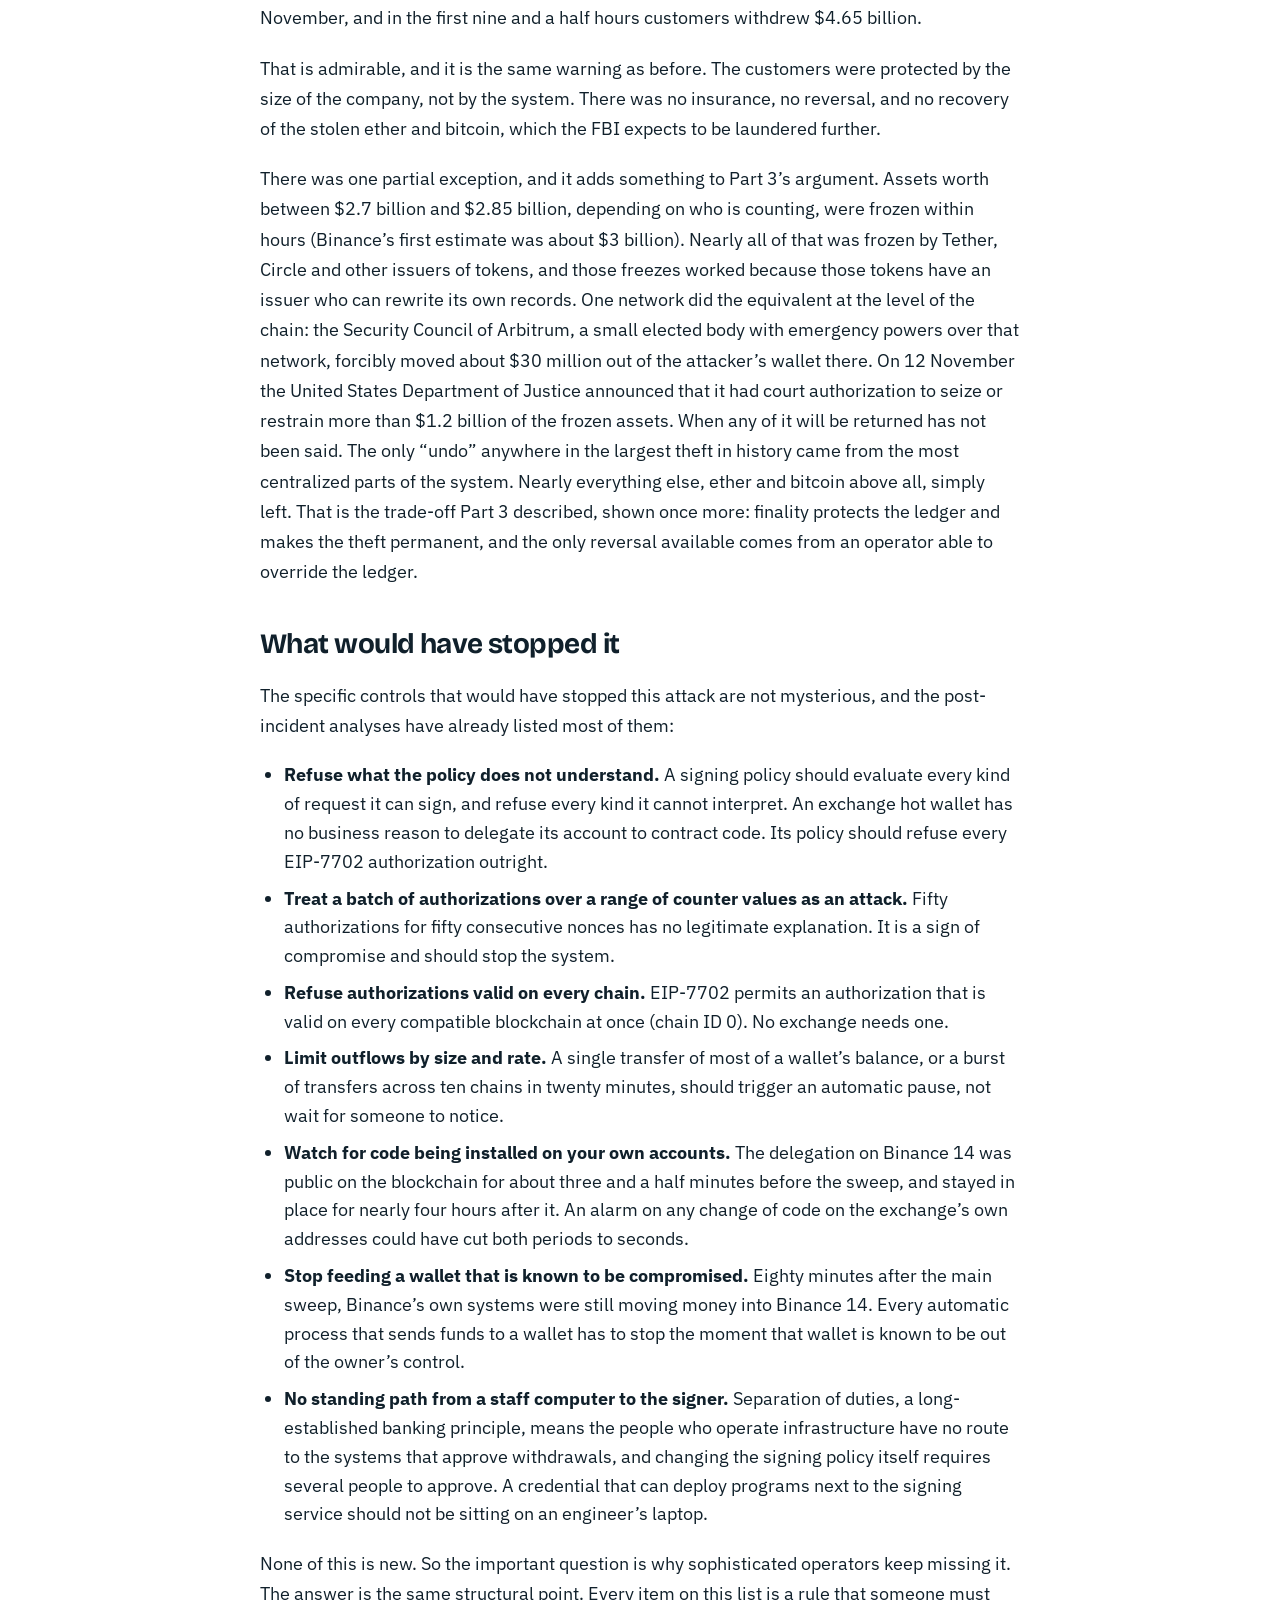
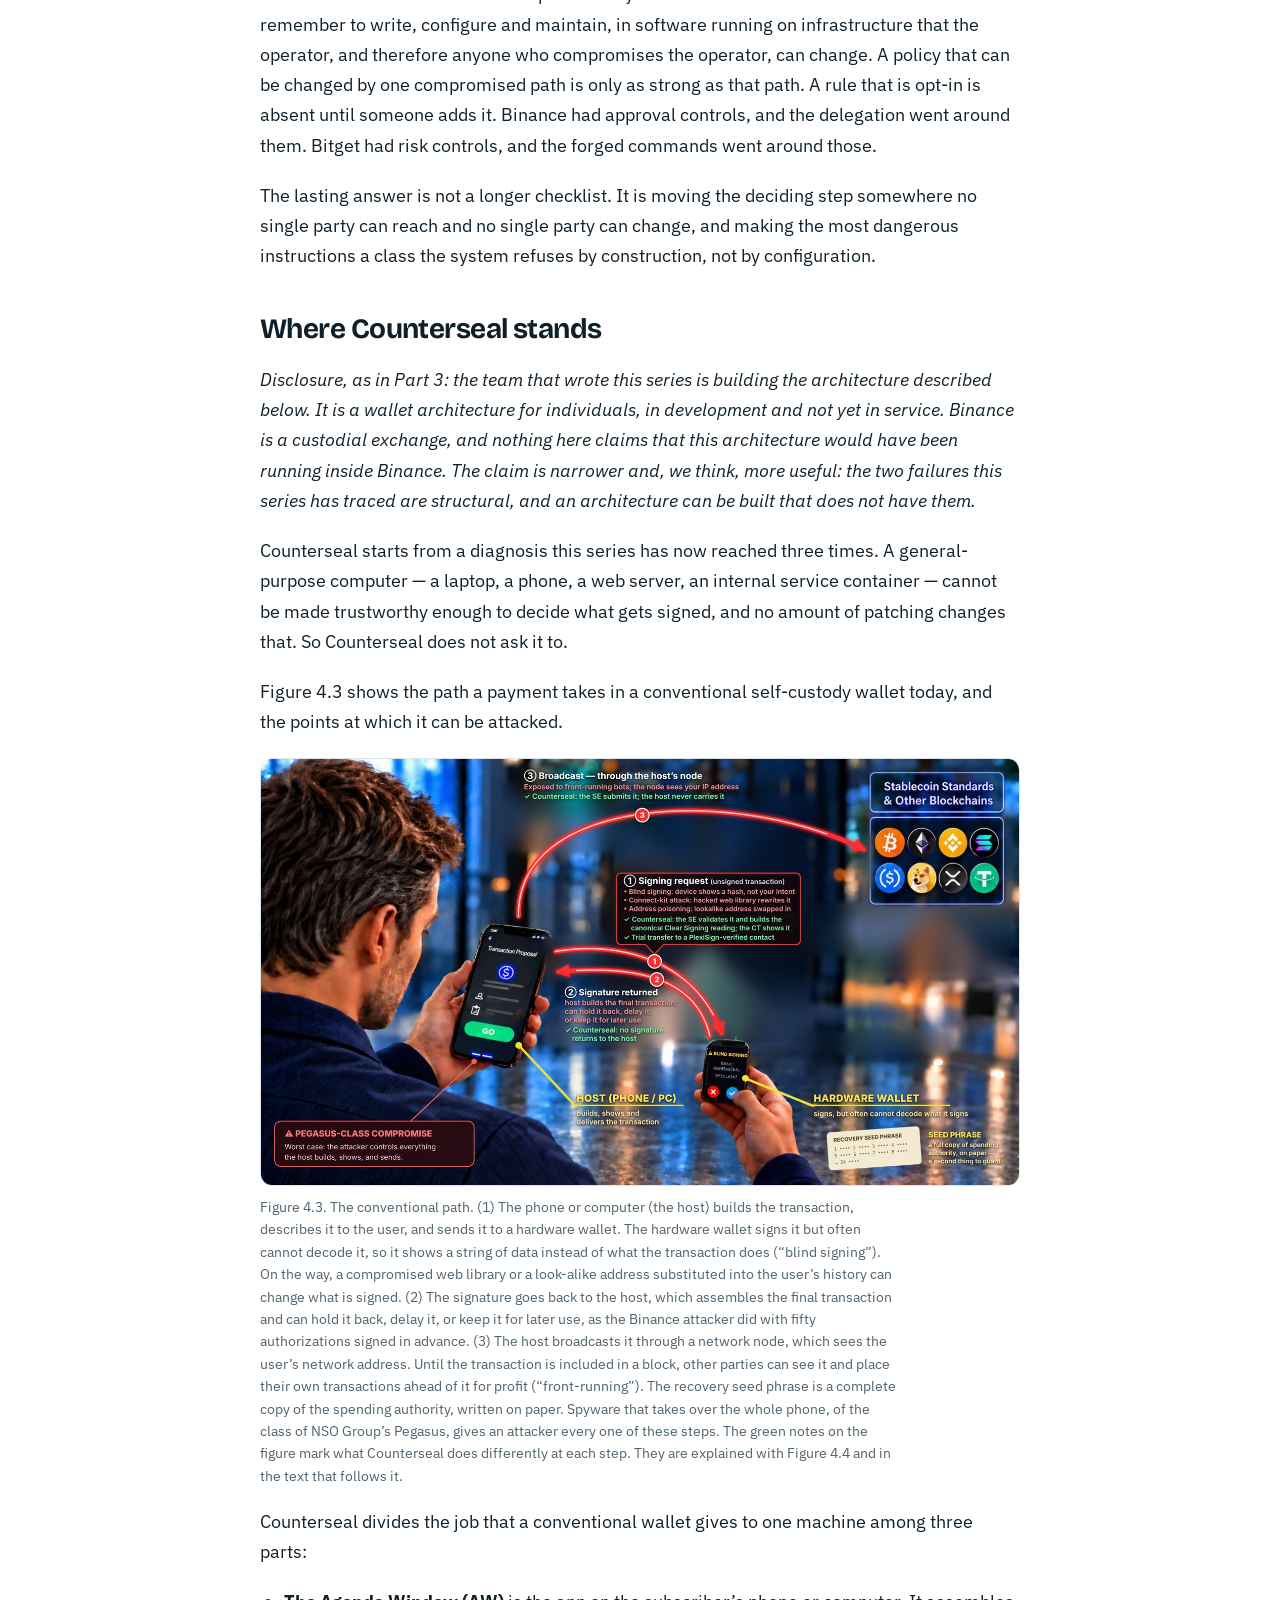
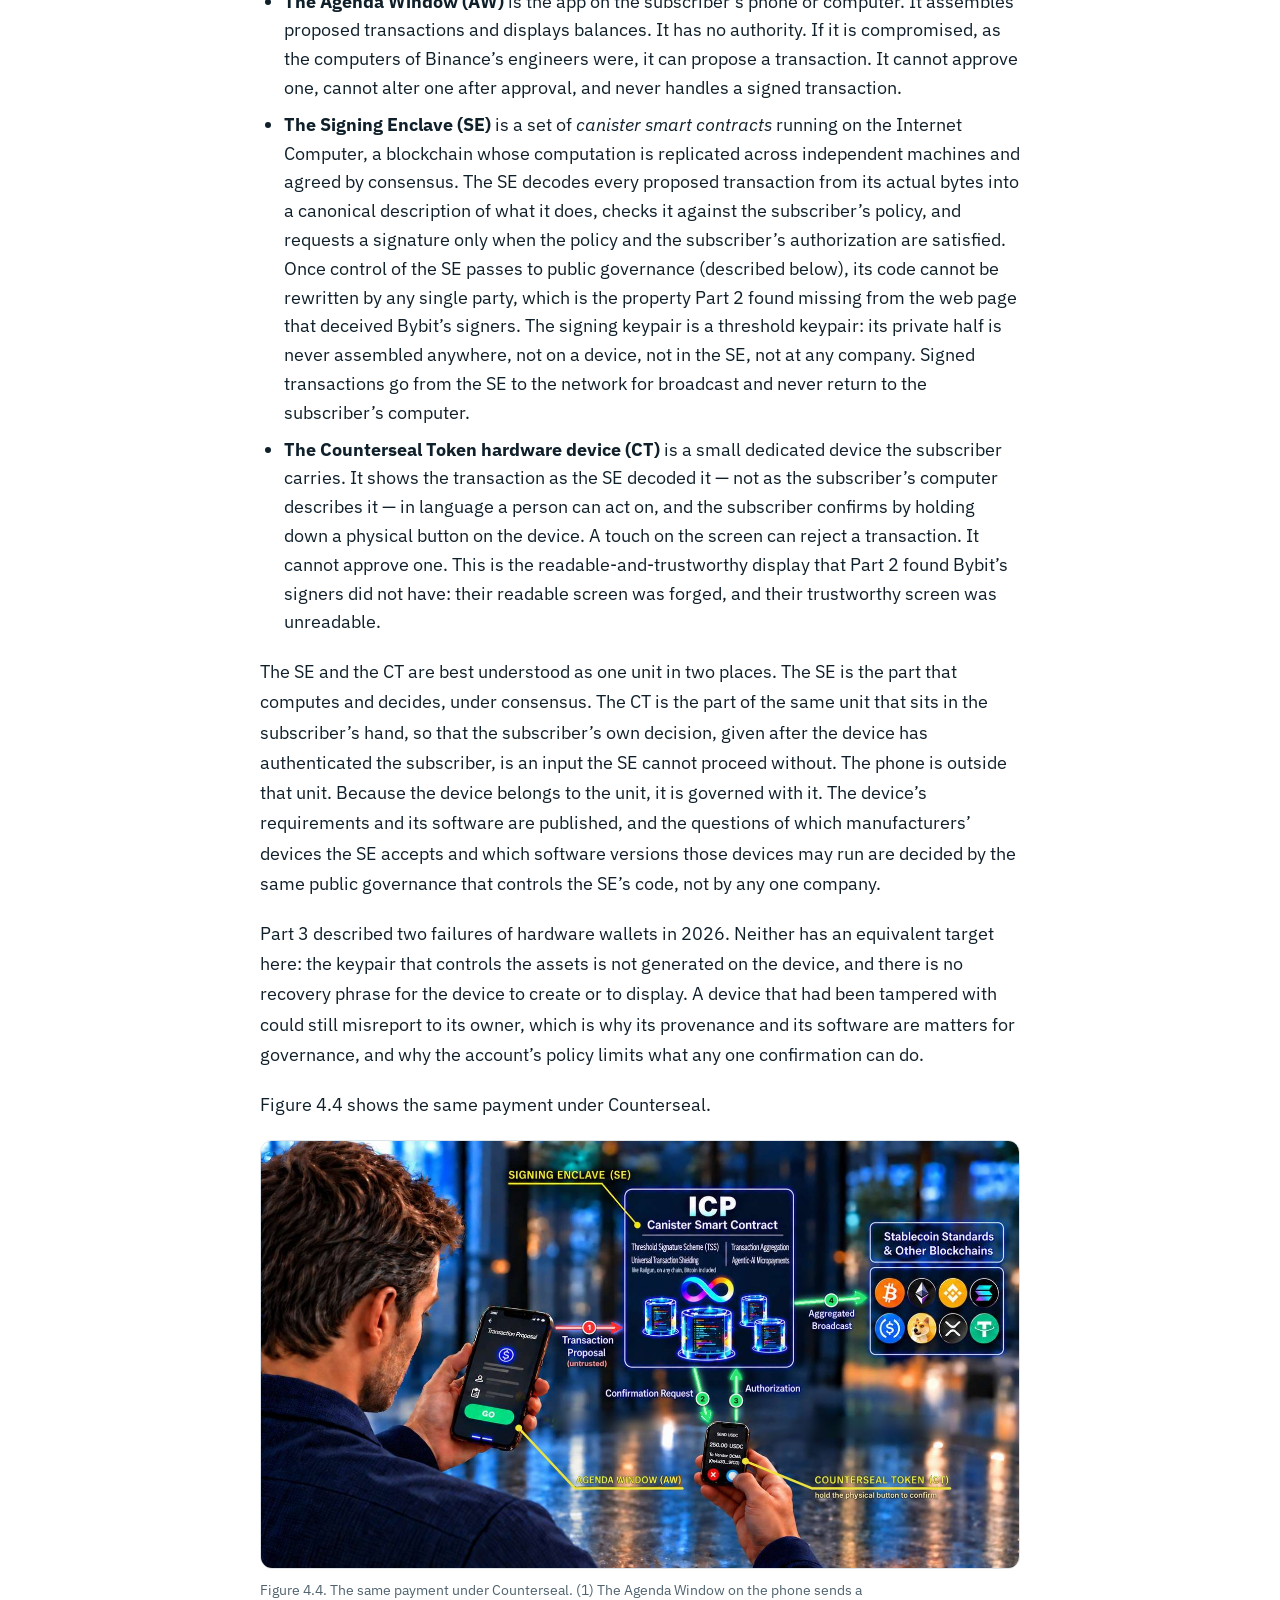
<file: heist-4.html>
<!DOCTYPE html>
<html lang="en">
<head>
<meta charset="utf-8">
<meta name="viewport" content="width=device-width, initial-scale=1">
<title>Fifty Signatures · Heist Series Part 4</title>
<!-- Counterseal_Website_Draft_v0_45 · article page generated from the heist series text (series archive v9: Parts 1 to 4 at v1.3, v1.4, v1.4, v1.6) with the figures, In brief boxes and pull quotes of the PDF edition v2. -->
<link rel="preconnect" href="https://fonts.googleapis.com">
<link rel="preconnect" href="https://fonts.gstatic.com" crossorigin>
<link href="https://fonts.googleapis.com/css2?family=Bricolage+Grotesque:opsz,wght@12..96,500;12..96,700;12..96,800&family=IBM+Plex+Sans:ital,wght@0,400;0,500;0,600;1,400&family=IBM+Plex+Mono:wght@400;500;600&display=swap" rel="stylesheet">
<link rel="icon" href="data:image/svg+xml,%3Csvg xmlns='http://www.w3.org/2000/svg' viewBox='11.5 1.5 64 60'%3E%3Cpath fill-rule='evenodd' fill='%23f80010' d='M43.5 6.5L73 57H14ZM43.5 20.5L60.5 50H56L43.5 28.5L31 50H26.5ZM43.5 43.5L47.3 50H39.7Z'/%3E%3C/svg%3E">
<link rel="icon" href="favicon.ico" sizes="any">
<link rel="apple-touch-icon" href="apple-touch-icon.png">
<link rel="stylesheet" href="css/site.css">
</head>
<body>
<header class="nav"><div class="wrap">
<a class="brand" href="index.html" aria-label="Counterseal home"><svg class="mark" viewBox="13 5.5 61 52.5" aria-hidden="true"><path fill-rule="evenodd" fill="#f80010" d="M43.5 6.5L73 57H14ZM43.5 20.5L60.5 50H56L43.5 28.5L31 50H26.5ZM43.5 43.5L47.3 50H39.7Z"/></svg> Counterseal</a>
<nav aria-label="Series"><a href="heist-1.html">Part 1</a><a href="heist-2.html">Part 2</a><a href="heist-3.html">Part 3</a><a href="heist-4.html" aria-current="page" style="color:var(--seal);font-weight:600">Part 4</a><a href="index.html">Home</a><a href="investors.html#contact">Contact</a></nav>
</div></header>
<main id="top">
<div class="arthead"><div class="wrap">
<div class="series">Anatomy of the Largest Heists in History · Part 4 of 4</div>
<h1>Fifty Signatures</h1>
<p class="stand">Parts 1 to 3 reconstructed the February 2025 Bybit theft: $1.5
billion taken from a room full of careful people, and almost none of it
coming back. Twenty months later the same attacker did it again, at four
times the size, to the largest exchange in the world. This time no one
in the room was fooled, because there was no one in the room. This part
reconstructs the Binance theft of 29 October 2026, puts it beside Bybit
and beside a smaller theft at Bitget five weeks earlier, and asks what
they have in common, since that is what any defense has to address.</p>
</div></div>
<article class="article">
<div class="brief"><b>IN BRIEF</b><ul><li>In October 2026 the same attacker took $6.3 billion from Binance’s automated hot wallets.</li><li>No one was deceived: Binance’s own signing system signed fifty authorizations that handed over a wallet.</li><li>Bybit and Binance failed in the same two ways, and a smaller theft at Bitget five weeks earlier shows the first is enough by itself. An architecture can be built without them.</li></ul></div>
<h2 id="a-room-with-no-people-in-it">A room with no people in it</h2>
<p>Bybit’s room was full of people. Part 1 described them: senior staff
at a scheduled ceremony, each with a hardware signing device, each
reading a screen and approving what it showed. The attack had to fool
every one of them, and it did, by forging the screen.</p>
<p>Binance’s room was empty, and it was built that way on purpose.</p>
<p>The wallet at the center of this story is called <strong>Binance
14</strong> on the public block explorers. It is a <em>hot wallet</em>:
an exchange account whose signing keypair stays online, inside the
exchange’s systems, so that withdrawals can be approved and signed
automatically, thousands of times a day, without anyone pressing a
button. Every large exchange runs hot wallets. The alternative, a person
approving every customer withdrawal on a device, would stop the exchange
from working. So the protection on a hot wallet is not a person. It is a
<em>signing policy</em>: software standing in front of the signing
keypair that decides which requests to sign and which to refuse. The
private half of the keypair is never handed to anyone. It sits in
protected hardware, or it is split into shares held on several machines,
which produce each signature together without the whole private half
ever existing in one place. The second arrangement is called
<em>multi-party computation</em> (MPC), and Binance’s report says
Binance 14 used it.</p>
<p>At Bybit the attacker had to deceive humans. At Binance there were no
humans to deceive, only a policy. And a policy, unlike a person, can be
studied in advance and fed exactly what it accepts.</p>
<h2 id="the-evening-of-29-october">The evening of 29 October</h2>
<p>The record, assembled by the blockchain-analysis firms that watched
it happen and, for what happened inside Binance, by the exchange’s own
report of 3 November, reads as follows.</p>
<p><strong>The day before.</strong> The attacker’s operating wallet was
funded with three small withdrawals from Tornado Cash, a service that
hides where cryptocurrency came from, starting on the morning of 28
October. TRM Labs dates the visible preparation to at least 36 hours
before the theft. Later the attacker tested a “sweeper” contract (a
program whose only job is to move everything in an account to the
attacker) on disposable wallets. At 15:59 UTC on the 29th they deployed
the live one to Ethereum. It sat there in public, doing nothing, like
the contracts deployed three days before the Bybit theft.</p>
<p><strong>The hours before.</strong> According to Binance’s report,
between 17:15 and 19:56 on the 29th (the report states no time zone for
this window; its other times are in UTC) the attacker logged on to one
engineer’s computer and, using a credential stolen from another
engineer’s computer, deployed a <em>container</em> (a packaged program
that runs on a company’s servers) inside Binance’s systems. A script in
that container reached Binance’s internal wallet-signing service. How
the attacker came to control those computers is described below.</p>
<p><strong>About 20:05 UTC.</strong> The theft began on the XRP Ledger
and Solana. Over the next half hour Binance hot wallets on Base,
Optimism, Bitcoin, Tron, Arbitrum, Avalanche and Ethereum sent their
balances out, and a second, smaller wave after 23:00 UTC hit wallets on
Avalanche and Polygon. TRM counted roughly $6.36 billion leaving Binance
wallets on ten blockchains, most of it in about twenty minutes. On nine
of those chains, and from a second Ethereum wallet labeled Binance 16,
nothing unusual happened at the level of the blockchain. Binance’s
wallets simply sent their balances to the attacker, with valid
signatures, as if Binance had asked them to.</p>
<p><strong>20:20:59 UTC.</strong> On Ethereum the attacker did something
different, and it is the part of the story that made the headlines. One
transaction arrived carrying <strong>fifty signed
authorizations</strong>, all produced by Binance 14’s own signing
keypair. Their effect was to make Binance 14 run the attacker’s sweeper
contract as if it were its own code.</p>
<p><strong>20:24:23 UTC.</strong> The attacker called the sweeper, and
Binance 14 emptied itself: 167,464 ETH and 63 different tokens, the
largest single item about 1.61 billion USDT. That one transaction was
worth about $2.53 billion, roughly two-thirds of everything lost on
Ethereum.</p>
<p><strong>The next three and a half hours.</strong> The arrangement
stayed in place, and the attacker kept using it. At 20:41 and 20:59 UTC,
acting as Binance 14, the attacker pulled about $823 million in USDC out
of a separate Binance account that trusted Binance 14. At 21:04, 21:44,
22:39 and 23:56 the attacker swept Binance 14 again, collecting whatever
had arrived since. Some of what arrived was sent by Binance itself. The
21:44 sweep took about 200 million USDT that Binance’s own internal
systems had moved into the wallet a few minutes earlier, eighty minutes
after the main sweep. (It went to an address that Tether had already
frozen.)</p>
<p><strong>00:10:35 UTC, 30 October.</strong> Binance 14 signed a new
authorization cancelling the arrangement, 3 hours 46 minutes after the
main sweep. Binance’s report gives a reason for the delay: because the
wallet used MPC, there was no single private key with which a
cancellation could be signed at once, and a special procedure had to be
developed and carried out. The report also says that suspending
withdrawals could not, by itself, stop the unauthorized movements. The
delegation was recorded on the blockchain, outside Binance’s systems,
and it went on working whatever Binance switched off.</p>
<p>By the morning Binance had confirmed a loss of about $6.3 billion, a
figure it later put at $6.34 billion. It was the largest theft on
record, more than four times Bybit’s.</p>
<h2 id="fifty-signatures-explained">Fifty signatures, explained</h2>
<p>The fifty authorizations need explaining, because the trick is clever
and the explanation shows what was actually broken.</p>
<p>Ethereum has two kinds of account. An <em>externally owned
account</em> is controlled by one signing keypair and has no code:
whoever produces a valid signature can make it do anything. A
<em>contract account</em> runs a program, and the program decides.
Binance 14 was the first kind.</p>
<p>In May 2025 Ethereum added a feature called
<strong>EIP-7702</strong>. It lets an ordinary account point at a
contract and run that contract’s code as its own. The intended uses are
convenient ones, such as bundling several actions into one transaction
or letting someone else pay the fee. The mechanism is a signed
<em>authorization</em> that names a contract. Three of its properties
set up the evening of 29 October:</p>
<ul>
<li><strong>Anyone can deliver it.</strong> The authorization must be
signed by the account, but the transaction that carries it to the
blockchain can be sent by anyone. That is what makes fee sponsorship
possible. It also means that whoever holds a signed authorization can
use it whenever they choose.</li>
<li><strong>It stays.</strong> Once accepted, the arrangement remains
until the account signs a new authorization replacing it. Money that
arrives later is also controlled by the new code.</li>
<li><strong>It is tied to a counter.</strong> Every Ethereum account has
a <em>nonce</em>, a counter that increases with each transaction it
sends. An authorization names one nonce value and takes effect only if
the account’s counter has exactly that value when it arrives. If not, it
is skipped.</li>
</ul>
<p>That last property was the attacker’s problem. Binance 14 was a busy
wallet, sending customer withdrawals continuously, so its counter kept
moving. An authorization signed for one value would be stale minutes
later. The solution was to obtain fifty, for fifty consecutive counter
values, and deliver them all at once. Whatever the counter showed at
20:20:59, one of the fifty would match. Exactly one did. Figure 4.1
shows the sequence.</p>
<figure>
<img src="img/fig-4-1.jpg" alt="fifty EIP-7702 authorizations, signed in advance by Binance 14 for fifty consecutive counter values, delivered in one transaction by the attacker; one matched the wallet&#x27;s counter and installed the sweeper, which stayed in place for nearly four hours.">
<figcaption>
Figure 4.1. Fifty signatures, one match. (1) Binance’s signing system
produced fifty authorizations, one for each counter value from n to
n+49, each naming the attacker’s sweeper contract. (2) The attacker
delivered all fifty in one transaction sent from the attacker’s own
address; the network skipped the forty-nine whose counter value did not
match and accepted the one that did. (3) From then on, Binance 14 ran
the attacker’s code until Binance replaced it 3 hours 49 minutes later.
Counter values are shown symbolically. The actual fifty ran from
18,914,775 to 18,914,824, and on-chain analyses report that the one for
18,914,809 matched.
</figcaption>
</figure>
<p>Now the important part. <strong>Every one of the fifty had to be
signed by Binance 14’s own signing keypair.</strong> EIP-7702 has no way
to install code on someone else’s account. The blockchain checked fifty
genuine Binance signatures and did what they said. Ethereum was not
broken. Binance’s signing system had signed, fifty times, a kind of
instruction that hands over the whole account.</p>
<p>Binance’s co-CEO, Richard Teng, said it in one sentence:
<strong>“That delegation did not pass through our normal approval
controls.”</strong></p>
<p>That raises a question the early reports passed over: where were the
fifty signatures kept until 20:20:59? In a conventional signing
arrangement a signature does not stay with the signer. It travels back
to whoever asked for it, and that party assembles the final transaction
and sends it to the network. Each step of that exchange is a trip
between the requester and the signer: the request goes out, the
signature comes back, the assembled transaction goes out again. Every
trip is a point at which a compromised requester can shape what is
signed, or keep what comes back. An EIP-7702 delegation adds trips of
its own, because the authorization is signed first and carried to the
network later, inside a separate transaction that anyone may send.</p>
<p>That round trip is what made a stock of fifty signed authorizations
possible. Analysts describe signatures obtained ahead of time and then
used in a single burst: requested through the compromised side, signed
by Binance’s system, returned to the compromised side, and held there
until the wallet’s counter would match. Binance’s report has since said
where the requests came from: a script in the container the attacker had
deployed inside Binance’s systems. Whatever else remains to be
explained, the signatures could be collected only because they came
back.</p>
<h2 id="the-convenient-suspects-again">The convenient suspects,
again</h2>
<p>Part 1 warned that the first explanation of a theft like this is
usually the comfortable one. Binance’s case produced two, both in the
first official statement, and both deserve the same scrutiny.</p>
<p><strong>The first comfortable explanation: one laptop.</strong>
Binance’s preliminary finding, published early on 30 October, was that
the incident may have started with a compromised laptop belonging to a
DevOps engineer (one of the staff who run the exchange’s servers).
Within a day Binance corrected itself: its investigation had found
additional points of breach, and Teng said the attack “was not carried
out by one person.”</p>
<p>The report Binance published on 3 November replaces the one laptop
with a campaign of five months against three engineers who worked on its
wallet systems. In June a DevOps engineer on the wallet team, whom the
report calls Engineer A, searched for a popular AI coding tool and
installed it through a tampered copy of Homebrew, a standard tool that
developers use to install software. Binance’s security staff caught that
intrusion. They replaced the computer and changed the credentials, but
the attackers had already learned who worked on the wallet systems and
in what roles. In September people posing as a hiring company approached
a second wallet engineer, Engineer B, on a job site. In the second
interview a supposed chief executive asked the engineer to download a
coding assignment. It ran on the engineer’s work computer and replaced
part of an ordinary development tool with a malicious version, which
Binance’s security software did not detect at first. This is the method
Part 2 described at Safe, step for step: a recruiter’s approach, a
coding exercise, and a developer persuaded to run something that looks
like work. On 20 October the attackers used Engineer B’s computer and
one of Binance’s own internal AI tools to take over two more computers:
Engineer A’s, and that of a software engineer, Engineer C. On Engineer
A’s computer they found a token that allowed whoever held it to deploy
containers. Nine days later they used it.</p>
<p>The report opens with the sentence “This should not have happened,”
and it is unusually open about the route in. It says much less about the
question that matters more. On what has been published so far, it does
not explain why the signing service accepted requests from a container
deployed the same day, or how fifty authorizations of a kind this wallet
had no reason ever to sign passed whatever checks the service
applies.</p>
<p>The laptops were never the important part. What matters is the path
that existed from an ordinary staff computer to a system able to request
withdrawals, and the fact that nothing along that path could tell the
attacker’s requests from Binance’s own.</p>
<p>Put in engineering terms, the route ended in a single factor. A
protection is only as strong as the least protected point from which it
can be reached, and here that point was one DevOps engineer’s computer,
which held a token able to deploy containers. Whatever else Binance had
in place, that one compromised factor was enough to reach a system able
to request withdrawals on ten blockchains. That is a single point of
failure, and this one cost more than six billion dollars. That the
attackers went through three computers to get there does not change the
structure. It means they had more than one way in, and each of them led
to the same place.</p>
<p><strong>The second comfortable explanation: no keys leaked.</strong>
Binance said it had found no evidence of any wallet private key leak,
and its report repeats the point. That is very likely true, and it does
not reassure. An attacker who can get the signing system to sign has no
need to steal the signing keypair. The private half stayed exactly where
it belonged, split into shares across Binance’s signing machines and
never assembled, and those machines signed what they were sent. Security
engineers have a name for a signer used this way: a <em>signing
oracle</em>, a service that returns a valid signature for whatever it is
given. Binance’s keypair was never stolen. It was used.</p>
<div class="pull">
“Binance’s keypair was never stolen. It was used.”
</div>
<p>MPC deserves a paragraph of its own, because it is often offered as
the answer to thefts like this one. Splitting the private half settles
one question: who can steal it. It does not touch the other question:
who decides what it signs. At Binance the machines that held the shares
all acted on requests arriving through one internal signing service, so
whoever could feed that service commanded all of them at once. And when
the time came to undo the damage, the same splitting slowed Binance’s
own response.</p>
<p>So the answer to the question Part 1 asked of Bybit — how was the
room open the whole time, and why could no one in it tell? — is, for
Binance, nearly the same. The vault held. The keypair held. The
blockchain held. What failed was the thing that decided what the vault
would sign.</p>
<h2 id="what-eip-7702-did-and-did-not-do">What EIP-7702 did and did not
do</h2>
<p>EIP-7702 drew most of the commentary, so it is worth stating its role
precisely.</p>
<p>It did not cause the theft. Roughly $2.7 billion left Binance with no
delegation involved: ordinary transfers from a second Ethereum wallet,
and withdrawal transactions on Bitcoin, Tron, Solana, the XRP Ledger and
five other chains. The attacker could produce valid Binance signatures
for ordinary withdrawals on ten chains. The delegation on Binance 14 was
an extra step on one of them.</p>
<p>It did make the theft larger and faster. More than $3.6 billion, the
larger part of the total, left through that one delegated wallet. A
delegation turns many withdrawals into one. It avoids any limits a
policy places on individual transfers. It stays in place and keeps
collecting, including what the victim’s own systems go on sending.
Through the permissions Binance 14 already held, it reached money in
another account. And it is slow to undo: cancelling it took Binance
nearly four hours. Blockaid’s chief executive made the point that
matters: the funds could in principle have been stolen without the
feature, but EIP-7702 let the attacker drain the wallet in a single
sweep and get around certain checks.</p>
<p>Readers of Part 2 will recognize the pattern. At Bybit the decisive
instruction was <em>delegatecall</em>: a feature that lets a wallet run
outside code as its own, sent through the same signing path as a routine
payment, differing from a routine payment by one field. Part 2 compared
it to the unrestricted <code>goto</code> of early programming, a
legitimate tool that can send a whole system somewhere catastrophic. It
ended with a warning: an attacker repeating the Bybit approach would not
need delegatecall at all, because the opening — a valid signature over
something other than what the signer believed — was still there.</p>
<p>Twenty months later the same attacker found the same opening on a
different path. EIP-7702 delegation is the same kind of instruction as
delegatecall: <em>let outside code run this account</em>. It reached the
signer through the same channel as ordinary withdrawals, and the policy
in front of the signer had no rule for it. Bybit’s guards could not read
the dangerous instruction. Binance’s policy did not know it existed.</p>
<h2 id="two-rooms-the-same-two-flaws">Two rooms, the same two flaws</h2>
<p>Put the two thefts side by side (Figure 4.2).</p>
<figure>
<img src="img/fig-4-2.jpg" alt="Bybit and Binance compared. Bybit&#x27;s cold wallet was signed by several senior staff deceived by a forged web page; Binance&#x27;s hot wallets were signed by an automated policy reached through a compromised internal path. Both thefts share two flaws: the deciding step trusted a path one compromised party could change, and an instruction that gives the account away travelled the same path as a payment.">
<figcaption>
Figure 4.2. Two rooms, the same two flaws. Bybit relied on careful
people and Binance relied on an automated policy, and the same attacker,
identified by the FBI as North Korea’s TraderTraitor, got through both.
Neither theft required stealing a signing keypair or breaking a
blockchain.
</figcaption>
</figure>
<p>The rooms were opposites. One relied on careful people and one relied
on no people. The attacker got through both the same way and needed only
two things.</p>
<p><strong>First, the deciding step trusted a path that one compromised
party could write to.</strong> At Bybit it was the web page the signers
looked at, served from storage that a single stolen cloud credential
could overwrite. At Binance it was the internal channel through which
withdrawal requests reached the signer, open to anyone who held a
deployment token that was sitting on a staff computer. In both cases the
signing keypair was strongly protected, and in both cases that did not
matter, because it signed whatever the deciding step accepted.</p>
<p><strong>Second, an instruction that hands over the whole account
looked, to the deciding step, like a routine one.</strong> Delegatecall
travelled the same path as a transfer and was distinguished by one
field. The EIP-7702 delegation travelled the same path as a withdrawal
and was not distinguished at all.</p>
<p>Part 2 named both of these as structural, not accidental: they are
failures of design, not mistakes by people. Binance confirms that
diagnosis with a cleaner experiment than Bybit could provide. No human
misread anything. No screen was forged. The design failed with no person
in it to blame.</p>
<h2 id="a-third-room-five-weeks-earlier">A third room, five weeks
earlier</h2>
<p>A third theft belongs in this comparison. It was smaller and drew
less attention, and it happened five weeks before Binance’s, so the
industry had five weeks in which to read it.</p>
<p>On 24 September 2026 about $387.5 million left the hot and warm
wallets of Bitget, another of the largest exchanges, on eleven
blockchains in a little under three hours. (A <em>warm wallet</em> is a
tier between hot and cold: still online, but with more approvals
required.) Bitget’s chief executive, Gracy Chen, said the attackers had
not obtained the private key of any wallet, hot, warm or cold. According
to Bitget and the two firms it retained, Mandiant and SlowMist, the
attackers came in through a previously unknown flaw in security products
that Bitget had bought from an outside supplier, moved from there to the
server that runs the wallet system’s jobs, and installed a tool written
for that system’s own withdrawal logic. Commands produced by that tool
were treated by the wallet system as its own, and the transfers they
requested were signed in the ordinary way by Bitget’s signing systems.
Bitget described them as transfers that “bypassed existing risk
controls.”</p>
<p>Set that beside the two flaws. The first is present in full: the step
that decided what to sign trusted commands arriving from a server that
one intruder could write to, and nothing after that step could tell a
forged command from a real one. The second was not needed. Ordinary
withdrawals were enough to empty every wallet that server could reach.
So the first flaw is sufficient by itself, and the second decides only
how fast and how completely a wallet is emptied.</p>
<p>Three further details tie Bitget to the rest of this series. Bitget
and several analysis firms, Elliptic and Chainalysis among them,
attribute the theft to North Korean operators, and when the money from
Binance began to move, Chainalysis watched it mix with Bitget’s in the
same wallets. Bitget’s systems flagged unauthorized transfers at 18:31
UTC, the minute the first one was sent, and transfers were still being
signed at 21:23: detecting a theft is not the same as being able to stop
it. And Bitget is the exchange that lent Bybit 40,000 ETH in February
2025 (Part 3). Its own customers were covered the way Bybit’s had been,
from the company’s money: a protection fund of more than $464 million.
Almost none of what was stolen was frozen, about $1.1 million in the
first week.</p>
<h2 id="no-backstop-again">No backstop, again</h2>
<p>Part 3 argued that Bybit’s customers lost nothing for one reason: a
solvent company chose to absorb the loss, and could. Binance repeated
the pattern on a larger scale.</p>
<p>Binance said it set aside more than $6.34 billion of its own funds to
cover the stolen assets. By 31 October it reported that it had replaced
90 percent of them, and in the first days of November 98 percent. On 12
November it said the replacement was complete and published a new
statement of its reserves covering 198 tokens (the cryptographic proof
that lets customers check the statement was still being generated at the
time of writing). The money came from three places: its emergency fund
for exactly this purpose, the Secure Asset Fund for Users (SAFU), which
has historically held about $1 billion; part of the insurance fund of
its futures business; and, for the rest, the company’s own treasury.
Withdrawals reopened on 1 November, and in the first nine and a half
hours customers withdrew $4.65 billion.</p>
<p>That is admirable, and it is the same warning as before. The
customers were protected by the size of the company, not by the system.
There was no insurance, no reversal, and no recovery of the stolen ether
and bitcoin, which the FBI expects to be laundered further.</p>
<p>There was one partial exception, and it adds something to Part 3’s
argument. Assets worth between $2.7 billion and $2.85 billion, depending
on who is counting, were frozen within hours (Binance’s first estimate
was about $3 billion). Nearly all of that was frozen by Tether, Circle
and other issuers of tokens, and those freezes worked because those
tokens have an issuer who can rewrite its own records. One network did
the equivalent at the level of the chain: the Security Council of
Arbitrum, a small elected body with emergency powers over that network,
forcibly moved about $30 million out of the attacker’s wallet there. On
12 November the United States Department of Justice announced that it
had court authorization to seize or restrain more than $1.2 billion of
the frozen assets. When any of it will be returned has not been said.
The only “undo” anywhere in the largest theft in history came from the
most centralized parts of the system. Nearly everything else, ether and
bitcoin above all, simply left. That is the trade-off Part 3 described,
shown once more: finality protects the ledger and makes the theft
permanent, and the only reversal available comes from an operator able
to override the ledger.</p>
<h2 id="what-would-have-stopped-it">What would have stopped it</h2>
<p>The specific controls that would have stopped this attack are not
mysterious, and the post-incident analyses have already listed most of
them:</p>
<ul>
<li><strong>Refuse what the policy does not understand.</strong> A
signing policy should evaluate every kind of request it can sign, and
refuse every kind it cannot interpret. An exchange hot wallet has no
business reason to delegate its account to contract code. Its policy
should refuse every EIP-7702 authorization outright.</li>
<li><strong>Treat a batch of authorizations over a range of counter
values as an attack.</strong> Fifty authorizations for fifty consecutive
nonces has no legitimate explanation. It is a sign of compromise and
should stop the system.</li>
<li><strong>Refuse authorizations valid on every chain.</strong>
EIP-7702 permits an authorization that is valid on every compatible
blockchain at once (chain ID 0). No exchange needs one.</li>
<li><strong>Limit outflows by size and rate.</strong> A single transfer
of most of a wallet’s balance, or a burst of transfers across ten chains
in twenty minutes, should trigger an automatic pause, not wait for
someone to notice.</li>
<li><strong>Watch for code being installed on your own
accounts.</strong> The delegation on Binance 14 was public on the
blockchain for about three and a half minutes before the sweep, and
stayed in place for nearly four hours after it. An alarm on any change
of code on the exchange’s own addresses could have cut both periods to
seconds.</li>
<li><strong>Stop feeding a wallet that is known to be
compromised.</strong> Eighty minutes after the main sweep, Binance’s own
systems were still moving money into Binance 14. Every automatic process
that sends funds to a wallet has to stop the moment that wallet is known
to be out of the owner’s control.</li>
<li><strong>No standing path from a staff computer to the
signer.</strong> Separation of duties, a long-established banking
principle, means the people who operate infrastructure have no route to
the systems that approve withdrawals, and changing the signing policy
itself requires several people to approve. A credential that can deploy
programs next to the signing service should not be sitting on an
engineer’s laptop.</li>
</ul>
<p>None of this is new. So the important question is why sophisticated
operators keep missing it. The answer is the same structural point.
Every item on this list is a rule that someone must remember to write,
configure and maintain, in software running on infrastructure that the
operator, and therefore anyone who compromises the operator, can change.
A policy that can be changed by one compromised path is only as strong
as that path. A rule that is opt-in is absent until someone adds it.
Binance had approval controls, and the delegation went around them.
Bitget had risk controls, and the forged commands went around those.</p>
<p>The lasting answer is not a longer checklist. It is moving the
deciding step somewhere no single party can reach and no single party
can change, and making the most dangerous instructions a class the
system refuses by construction, not by configuration.</p>
<h2 id="where-counterseal-stands">Where Counterseal stands</h2>
<p><em>Disclosure, as in Part 3: the team that wrote this series is
building the architecture described below. It is a wallet architecture
for individuals, in development and not yet in service. Binance is a
custodial exchange, and nothing here claims that this architecture would
have been running inside Binance. The claim is narrower and, we think,
more useful: the two failures this series has traced are structural, and
an architecture can be built that does not have them.</em></p>
<p>Counterseal starts from a diagnosis this series has now reached three
times. A general-purpose computer — a laptop, a phone, a web server, an
internal service container — cannot be made trustworthy enough to decide
what gets signed, and no amount of patching changes that. So Counterseal
does not ask it to.</p>
<p>Figure 4.3 shows the path a payment takes in a conventional
self-custody wallet today, and the points at which it can be
attacked.</p>
<figure>
<img src="img/fig-4-3.jpg" alt="a conventional self-custody wallet. The phone builds and sends the transaction to a hardware wallet that signs it without decoding it, the signature returns to the phone, and the phone broadcasts it through a node.">
<figcaption>
Figure 4.3. The conventional path. (1) The phone or computer (the host)
builds the transaction, describes it to the user, and sends it to a
hardware wallet. The hardware wallet signs it but often cannot decode
it, so it shows a string of data instead of what the transaction does
(“blind signing”). On the way, a compromised web library or a look-alike
address substituted into the user’s history can change what is signed.
(2) The signature goes back to the host, which assembles the final
transaction and can hold it back, delay it, or keep it for later use, as
the Binance attacker did with fifty authorizations signed in advance.
(3) The host broadcasts it through a network node, which sees the user’s
network address. Until the transaction is included in a block, other
parties can see it and place their own transactions ahead of it for
profit (“front-running”). The recovery seed phrase is a complete copy of
the spending authority, written on paper. Spyware that takes over the
whole phone, of the class of NSO Group’s Pegasus, gives an attacker
every one of these steps. The green notes on the figure mark what
Counterseal does differently at each step. They are explained with
Figure 4.4 and in the text that follows it.
</figcaption>
</figure>
<p>Counterseal divides the job that a conventional wallet gives to one
machine among three parts:</p>
<ul>
<li><strong>The Agenda Window (AW)</strong> is the app on the
subscriber’s phone or computer. It assembles proposed transactions and
displays balances. It has no authority. If it is compromised, as the
computers of Binance’s engineers were, it can propose a transaction. It
cannot approve one, cannot alter one after approval, and never handles a
signed transaction.</li>
<li><strong>The Signing Enclave (SE)</strong> is a set of <em>canister smart contracts</em>
running on the Internet Computer, a blockchain
whose computation is replicated across independent machines and agreed
by consensus. The SE decodes every proposed transaction from its actual
bytes into a canonical description of what it does, checks it against
the subscriber’s policy, and requests a signature only when the policy
and the subscriber’s authorization are satisfied. Once control of the SE
passes to public governance (described below), its code cannot be
rewritten by any single party, which is the property Part 2 found
missing from the web page that deceived Bybit’s signers. The signing
keypair is a threshold keypair: its private half is never assembled
anywhere, not on a device, not in the SE, not at any company. Signed
transactions go from the SE to the network for broadcast and never
return to the subscriber’s computer.</li>
<li><strong>The Counterseal Token hardware device (CT)</strong> is a
small dedicated device the subscriber carries. It shows the transaction
as the SE decoded it — not as the subscriber’s computer describes it —
in language a person can act on, and the subscriber confirms by holding
down a physical button on the device. A touch on the screen can reject a
transaction. It cannot approve one. This is the readable-and-trustworthy
display that Part 2 found Bybit’s signers did not have: their readable
screen was forged, and their trustworthy screen was unreadable.</li>
</ul>
<p>The SE and the CT are best understood as one unit in two places. The
SE is the part that computes and decides, under consensus. The CT is the
part of the same unit that sits in the subscriber’s hand, so that the
subscriber’s own decision, given after the device has authenticated the
subscriber, is an input the SE cannot proceed without. The phone is
outside that unit. Because the device belongs to the unit, it is
governed with it. The device’s requirements and its software are
published, and the questions of which manufacturers’ devices the SE
accepts and which software versions those devices may run are decided by
the same public governance that controls the SE’s code, not by any one
company.</p>
<p>Part 3 described two failures of hardware wallets in 2026. Neither
has an equivalent target here: the keypair that controls the assets is
not generated on the device, and there is no recovery phrase for the
device to create or to display. A device that had been tampered with
could still misreport to its owner, which is why its provenance and its
software are matters for governance, and why the account’s policy limits
what any one confirmation can do.</p>
<p>Figure 4.4 shows the same payment under Counterseal.</p>
<figure>
<img src="img/fig-4-4.jpg" alt="a payment under Counterseal. The phone sends an untrusted proposal to the Signing Enclave on the Internet Computer, which sends a confirmation request to the Counterseal Token, receives the subscriber&#x27;s authorization, and broadcasts the signed transaction to the destination blockchain.">
<figcaption>
Figure 4.4. The same payment under Counterseal. (1) The Agenda Window on
the phone sends a proposed transaction to the Signing Enclave. The
proposal is treated as untrusted. (2) The SE works out what the
transaction does from its bytes, applies the account’s policy, and sends
that description, signed by the SE, to the Counterseal Token. If the
description travels through the phone on its way, the phone can delay it
but cannot change it: the device checks the SE’s signature and discards
anything altered. (3) The subscriber reads the description and confirms
by holding down the physical button on the device, and the device’s
confirmation goes back to the SE. (4) The SE signs the transaction by
threshold signature and submits it to the destination blockchain,
combined with other transactions where that reduces cost. No signed
transaction ever goes back to the phone. The blockchains and tokens
shown are examples: the architecture is not limited to particular
chains, and the figure does not state which chains are supported today.
The shielding label in the SE box is explained in the text below.
</figcaption>
</figure>
<p>One label in the SE box of Figure 4.4 needs explaining too.
<em>Universal Transaction Shielding</em> is the function that Railgun
made familiar on Ethereum: assets are moved into a shielded balance,
transferred inside it without those transfers being visible to the
public, and moved out again. Railgun does this with contracts on the
asset’s own chain, which is why it runs on EVM-compatible chains (chains
that run Ethereum’s contract system) and cannot run on Bitcoin.
Counterseal keeps the shielded balances on the Counterseal Private
Ledger, a ledger kept by the SE, so the same function applies to assets from any
chain where an asset can be moved by a signature the platform is able to
produce, Bitcoin included. That is what “universal” means on the figure.
Which chains are supported in a given release is a separate matter, as
the caption says. The shielding is against public observers: nothing
about a transfer between private-ledger accounts appears on any public chain.
The private ledger itself processes every transfer, which is a different
guarantee from Railgun’s, where the contents are hidden from every party
by cryptographic proof.</p>
<p>Two of the green notes on Figure 4.3 need a little more
explanation.</p>
<p><em>The canonical Clear Signing reading.</em> Clear Signing is an
industry effort, begun by the hardware-wallet maker Ledger and
standardized as ERC-7730, in which the authors of a contract publish a
description of how each of its functions should be shown to a person. In
a conventional wallet the host fetches that description and hands it to
the device together with the transaction, so a compromised host can
still pair a transaction with the description of a different one. In
Counterseal the SE holds the descriptions itself. Each one is admitted
in advance, under review, and tied to the exact contract code it
describes, and the SE applies it to the bytes that will actually be
signed. The result is one reading, the same for every subscriber and
every device, which is what “canonical” means here. The CT shows that
reading.</p>
<p><em>The trial transfer to a verified contact.</em> The look-alike
address in Figure 4.3 works because addresses are copied: from a
transaction history, from a message, from a clipboard. Counterseal’s
contact list removes the copying. A payee’s address is received once,
over an authenticated private channel, from a contact whose identity the
subscriber has already verified, and it is stored with that contact.
(PlexiSign, named on the figure, is one service for establishing such
contacts.) The first payment to a new contact can be a small trial
amount, which the contact confirms receiving before the address is used
for anything larger. After that the subscriber chooses the contact, not
an address, and the CT shows the contact’s name together with the stored
address.</p>
<p>Measured against the two failures above:</p>
<p><strong>The deciding step is out of reach.</strong> At Binance the
policy ran on infrastructure the operator controlled and an attacker
reached through staff computers. At Bitget the same was true of the
server that issued withdrawal commands. In Counterseal the policy runs
on a consensus-governed platform, and no request path, from any
computer, produces a signature without the subscriber’s authorization on
the CT. That includes requests from the company that develops the
software. The four facts that answer “who controls the money?” are
stated together because each one answers the next question a careful
reader asks. <strong>No one holds a key:</strong> the private half of
the signing keypair is never assembled. <strong>The subscriber’s
authorization is necessary and cannot be replaced</strong> by anyone
else’s: not the service’s, not the developer’s, not a governance vote’s,
not a node operator’s. <strong>Changes to the code are made by public
governance:</strong> before any subscriber’s own funds are admitted,
control of the canisters passes to the Internet Computer’s governance
framework for the service (a Service Nervous System, governed by token
holders), with a public voting period and a window in which subscribers
can leave before any change takes effect. <strong>Recovery is the
subscriber’s choice</strong>, by default through a second CT the
subscriber holds.</p>
<p>A reader who has followed the Binance story will see that the first
of those facts is not, by itself, a difference. Binance’s hot wallet
also used a keypair whose private half was never assembled. What differs
is everything around the keypair. At Binance the machines that held the
shares took their requests from one internal service, and whoever could
feed that service could have anything signed. In Counterseal the shares
are held by the independently operated machines of the platform. Those
machines sign only at the request of the SE’s smart contracts, as agreed by
consensus, and they make the request only when the policy is
satisfied and the subscriber has confirmed on the CT. This is why the
four facts are stated together. The first says that the keypair cannot
be stolen. The other three say who decides what it signs.</p>
<p><strong>There is no return trip.</strong> A signature never leaves
the SE except inside a transaction the SE itself submits to the network.
Nothing signed ever travels back to the subscriber’s phone or computer,
so a compromised one has nothing to collect and hold, and no stock of
signed authorizations can build up anywhere outside the SE. The SE also
has no reason ever to sign an authorization for a future counter value,
so nothing it signs remains usable later.</p>
<p><strong>The catastrophic instruction is a separate class.</strong>
Because the SE decodes every transaction before anything is signed, it
can recognize an instruction that changes control of an account — an
EIP-7702 delegation, a delegatecall, a change of authorized signer, a
change of policy — as a different kind of operation from a payment. It
can refuse it, or require full confirmation on the CT, with the effect
shown in plain words: “give control of this account to contract
0x63e8….” It can refuse what it cannot decode. That is the
structured-programming answer from Part 2, applied: not a better alarm
attached to the unrestricted jump, but a design in which the jump cannot
travel the routine path.</p>
<p><strong>The inner layer is decoded and shown.</strong> An EIP-7702
delegation has at least two layers. The outer layer is the transaction
and its authorization, which says only “from now on, run the code at
this address.” The inner layer is what that code can do once installed:
at Binance, move every token out of the wallet, now and later, and make
any call the wallet itself could make. A display that shows only the
outer layer shows the signer an address. The danger is all in the inner
layer. When billions are at stake, the confirmation has to break the
inner layer down — what the installed code can do, to which assets, and
for how long — and carry cautions written for the specific case: “This
gives contract 0x63e8… permanent control of every asset in this account,
including deposits that arrive later.” Generic warnings do not work.
Bybit’s signers had approved a delegatecall before and had an innocent
explanation ready when they saw one again.</p>
<p>This is more than a typical hardware wallet can do. Its screen is
small, its decoder is limited to what fits on the device, and it has no
way to look up what a contract address is or what its code can do. In
Counterseal the hardware wallet is extended for exactly this case. The
SE does the analysis: it checks the contract against the published Clear
Signing descriptors, identifies the code installed at the address, and
marks anything it cannot explain as opaque. The CT’s full screen shows
the result and the cautions. If the inner layer cannot be explained, the
subscriber’s policy can refuse it outright.</p>
<p>Three honest limits apply. First, governance is real power: a
proposal adopted by token holders could, in principle, change the code.
That is why changes are public, delayed, and preceded by a window in
which subscribers can leave, and why the design aims to limit what any
upgrade may change. Second, none of this makes the software free of
bugs. It removes the single point where one compromised party decides
what gets signed. It does not remove the need for correct code, in the
SE or in the device. Third, the SE is only as sound as the platform it
runs on. The guarantee of every blockchain is statistical. It holds for
as long as the share of the independent machines running the chain that
are compromised, or are acting together, stays below a set threshold,
which on the Internet Computer is one-third of the machines in a subnet.
A subnet has far fewer machines than Ethereum has validators, and we do
not claim that it is as hard to subvert. No blockchain is unassailable.
Each offers a guarantee that can be stated and measured, and choosing
one is an informed acceptance of risk for the application at hand. That
is a different kind of guarantee from the one the conventional services
in this series offered, where the number of parties an attacker had to
subvert was one. And in none of the three thefts was the blockchain the
weakest link. The weakest links were around it: the handling of keys,
the hardware and software trusted to guard them, and the step that
decides what gets signed.</p>
<p>These properties are not limited to individuals. An exchange’s hot
wallet, a fund’s treasury, or the operating accounts of a decentralized
service face the same two failures, and the same division — a host that
may only propose, a consensus-governed policy that decodes and decides,
and dedicated devices for the rare operations that change control —
applies to them. One difference has to be stated. An automated hot
wallet has no person to confirm each withdrawal, so for routine
withdrawals the protection would be the policy alone: limits on amount
and rate, a list of permitted destinations, and refusal of anything the
policy cannot decode. An attacker who captured the proposing system
could still request withdrawals that the policy permits. What the
attacker could not do is exceed the policy, change it, or pass an
instruction that changes control of the account. The policy is enforced
where no staff computer can rewrite it, and changing the policy or the
control of the account requires confirmation on dedicated devices. The
loss from an intrusion like Binance’s would then be bounded by limits
set in advance. It would not be the whole wallet. That is a statement
about what the architecture can do, not about what is built today.</p>
<h2 id="the-case-closed-for-now">The case, closed for now</h2>
<p>Twice in twenty months the same attacker took the largest sums ever
stolen, from two of the best-resourced companies in the industry, and
twice the explanation offered first was a person: careless signers at
Bybit, one engineer’s laptop at Binance. Both times the fuller record
pointed somewhere else. The cryptography held, the blockchains held, and
the signing keypairs held. What failed was the step that decides what
gets signed. It trusted something a single compromised party could
change, and it could not tell an instruction that moves money from one
that gives the account away.</p>
<p>Bybit showed that careful people cannot protect a system whose screen
can be forged. Bitget showed that an automated signer will sign whatever
arrives by the path it trusts. Binance showed that removing the people
does not help if the policy they were replaced with can be reached and
has no rule for the dangerous instruction. The lesson of all three is
the one Part 2 set out: put the decision where no single party can
rewrite it, and make the instructions that hand over the vault
structurally different from the ones that pay a bill.</p>
<p>Binance calls its report of 3 November an initial one. It leaves open
how an internal AI tool was used to take over two computers, why a token
able to deploy containers was kept on an engineer’s laptop, and why the
signing service signed what it was given. The details here may change as
those questions are answered. The structure is unlikely to.</p>
<hr />
<p><em>This is Part 4 of a four-part reconstruction. Parts 1 to 3 cover
the February 2025 Bybit theft: “The Locked Room,” “The Trail Out the
Door,” and “No Backstop.” This series is published by a team building
the signing architecture described in this part; the architecture is in
development and is not in service. The reconstruction stands on the
public record as of 13 November 2026: Binance’s statements, including
its initial incident report of 3 November 2026 as described in published
accounts of it, and those of its co-CEO Richard Teng; on-chain analyses
by TRM Labs, Chainalysis, Hypernative, Hacken, Blockaid, Elliptic, Range
and others; the FBI’s attribution of 31 October 2026 and the United
States Department of Justice’s announcement of 12 November 2026; for
Bitget, the exchange’s own notices and the published findings of
Mandiant and SlowMist; and reporting by Reuters, CNBC, the Associated
Press, Decrypt, The Hacker News and others. Binance has said it will
publish a fuller report when its investigation is complete, and all
figures and times should be re-verified against it and against primary
sources before publication. Nothing here is legal or financial
advice.</em></p>

<div class="pager"><a href="heist-3.html">← Part 3: No Backstop</a><a href="index.html#how">How Counterseal works →</a></div>
</article>
</main>
<footer>
  <div class="wrap">
    <div class="fcols">
      <div><a class="brand" href="index.html"><svg class="mark" viewBox="13 5.5 61 52.5" aria-hidden="true"><path fill-rule="evenodd" fill="#f80010" d="M43.5 6.5L73 57H14ZM43.5 20.5L60.5 50H56L43.5 28.5L31 50H26.5ZM43.5 43.5L47.3 50H39.7Z"/></svg> Counterseal</a><p class="small">A blockchain that runs the wallet for your other blockchains. Plus privacy.</p></div>
      <div><h4>Product</h4><a href="wallet.html">The wallet</a><a href="payments.html">Payments</a><a href="privacy.html">Private ledger</a><a href="weaving.html">Weaving</a><a href="wallet.html#recovery">Recovery</a></div>
      <div><h4>The heists</h4><a href="heist-1.html">Part 1: The Locked Room</a><a href="heist-2.html">Part 2: The Trail Out the Door</a><a href="heist-3.html">Part 3: No Backstop</a><a href="heist-4.html">Part 4: Fifty Signatures</a></div>
      <div><h4>Company</h4><a href="investors.html">For investors</a><a href="investors.html#today">Status and patents</a><a href="investors.html#contact">Contact</a><a href="mailto:alathrop2000@gmail.com">alathrop2000@gmail.com</a></div>
    </div>
    <p class="small legal">© 2026 Counterseal, Inc. In development; not yet available. Nothing on this site is an offer to sell a product, a token or a security. Bybit, Binance, Railgun, Zcash, GNU Taler, Safe and other names belong to their owners and are used only to describe public events and public designs.</p>
  </div>
</footer>
<script>
/* Open every page at its top. Without this, the viewer keeps the scroll position of the page the reader came from. The reset uses the window only; scrolling the main element into view would place it under the fixed menu bar. */
(function(){function up(){if(location.hash.length>1)return;try{var d=document.documentElement,b=d.style.scrollBehavior;d.style.scrollBehavior="auto";window.scrollTo(0,0);d.style.scrollBehavior=b;}catch(e){}}
if("scrollRestoration" in history){try{history.scrollRestoration="manual";}catch(e){}}
up();window.addEventListener("pageshow",up);window.addEventListener("load",function(){up();setTimeout(up,60);setTimeout(up,300);});})();
</script>
<script>
/* Mark the menu link for the open page. A link to a place inside a page (Contact, The heists) is marked while that place is open. */
(function(){var links=document.querySelectorAll("header.nav nav a");function page(){var p=location.pathname.split("/").pop()||"index.html";return p;}
function mark(){var here=page()+location.hash,hit=null;for(var i=0;i<links.length;i++){var h=links[i].getAttribute("href");if(h===here){hit=links[i];}}
if(!hit){for(var j=0;j<links.length;j++){var g=links[j].getAttribute("href");if(g.indexOf("#")<0&&g===page()){hit=links[j];}}}
for(var k=0;k<links.length;k++){if(links[k]===hit){links[k].setAttribute("aria-current","page");}else{links[k].removeAttribute("aria-current");}}}
mark();window.addEventListener("hashchange",mark);
var brand=document.querySelector("header.nav a.brand");if(brand){brand.addEventListener("click",function(e){if(page()==="index.html"&&!location.hash){e.preventDefault();var d=document.documentElement,b=d.style.scrollBehavior;d.style.scrollBehavior="auto";window.scrollTo(0,0);d.style.scrollBehavior=b;}});}})();
</script>
</body></html>
</file>
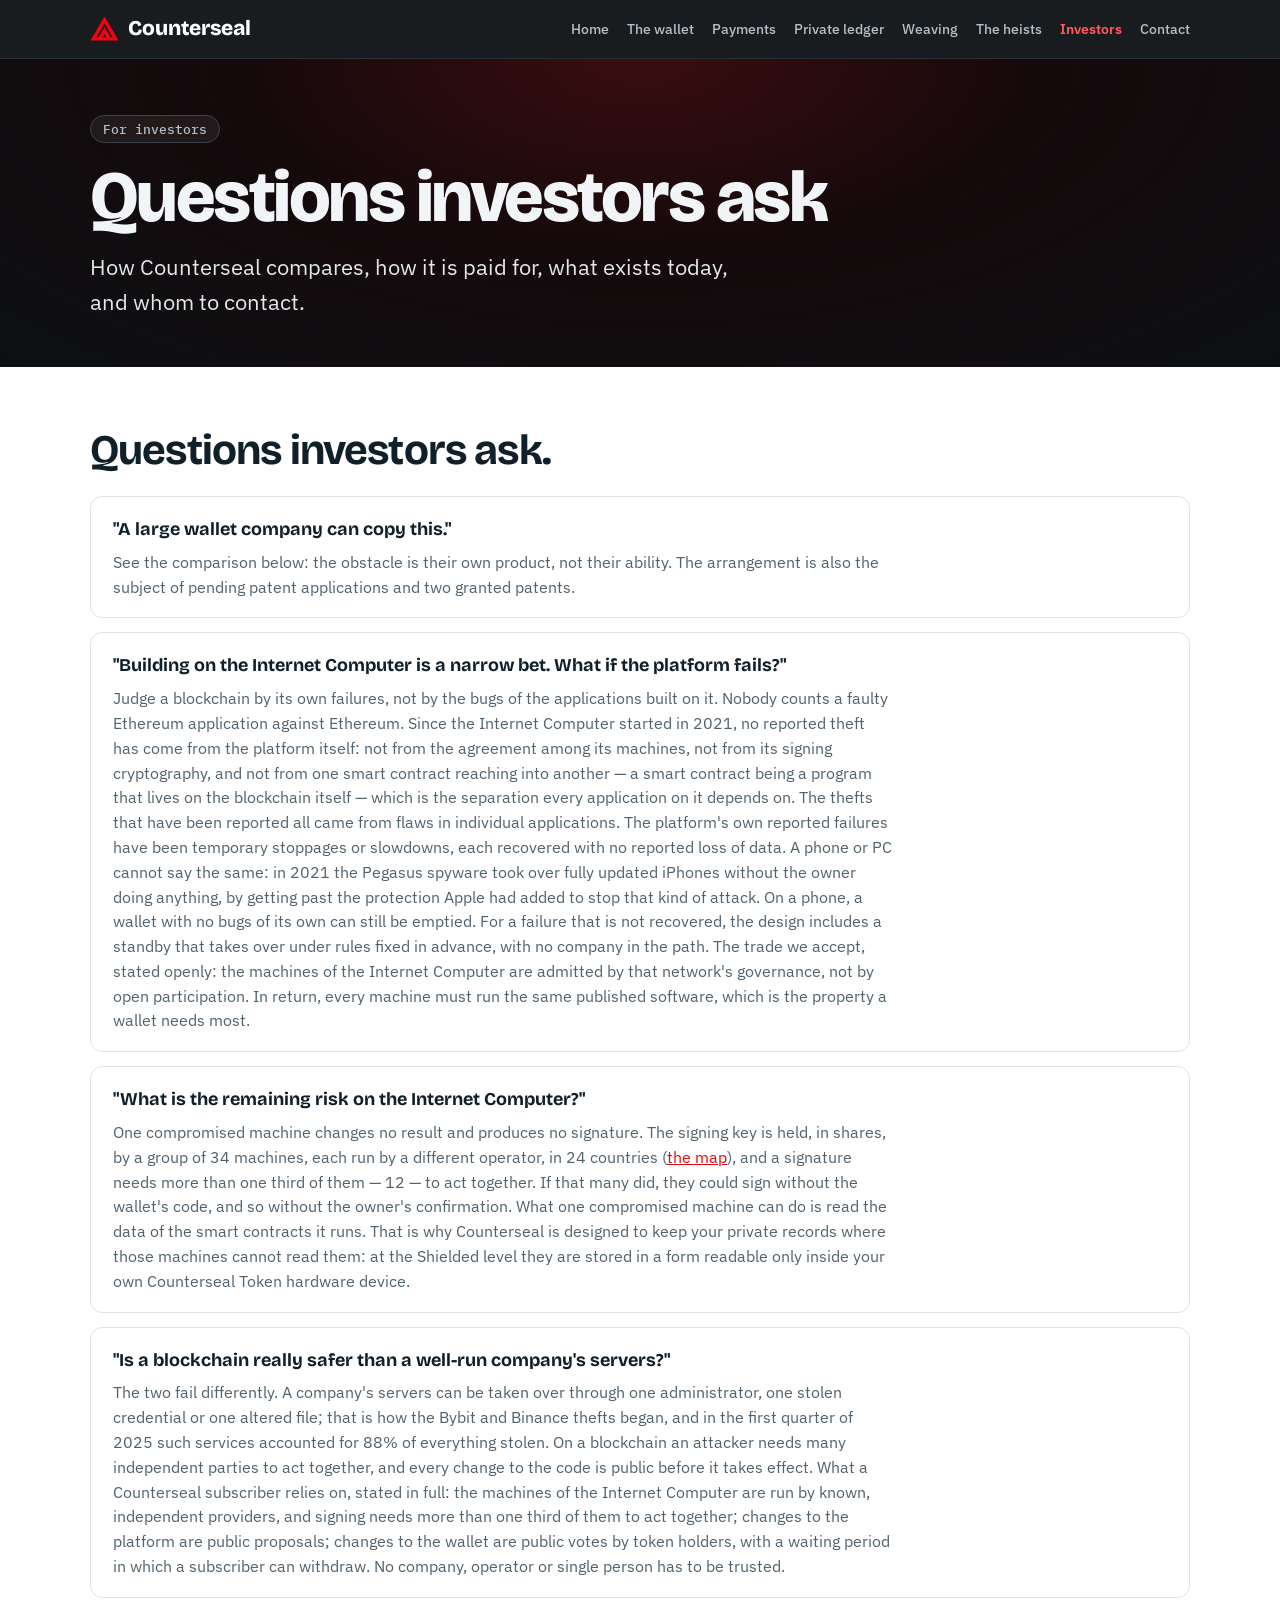
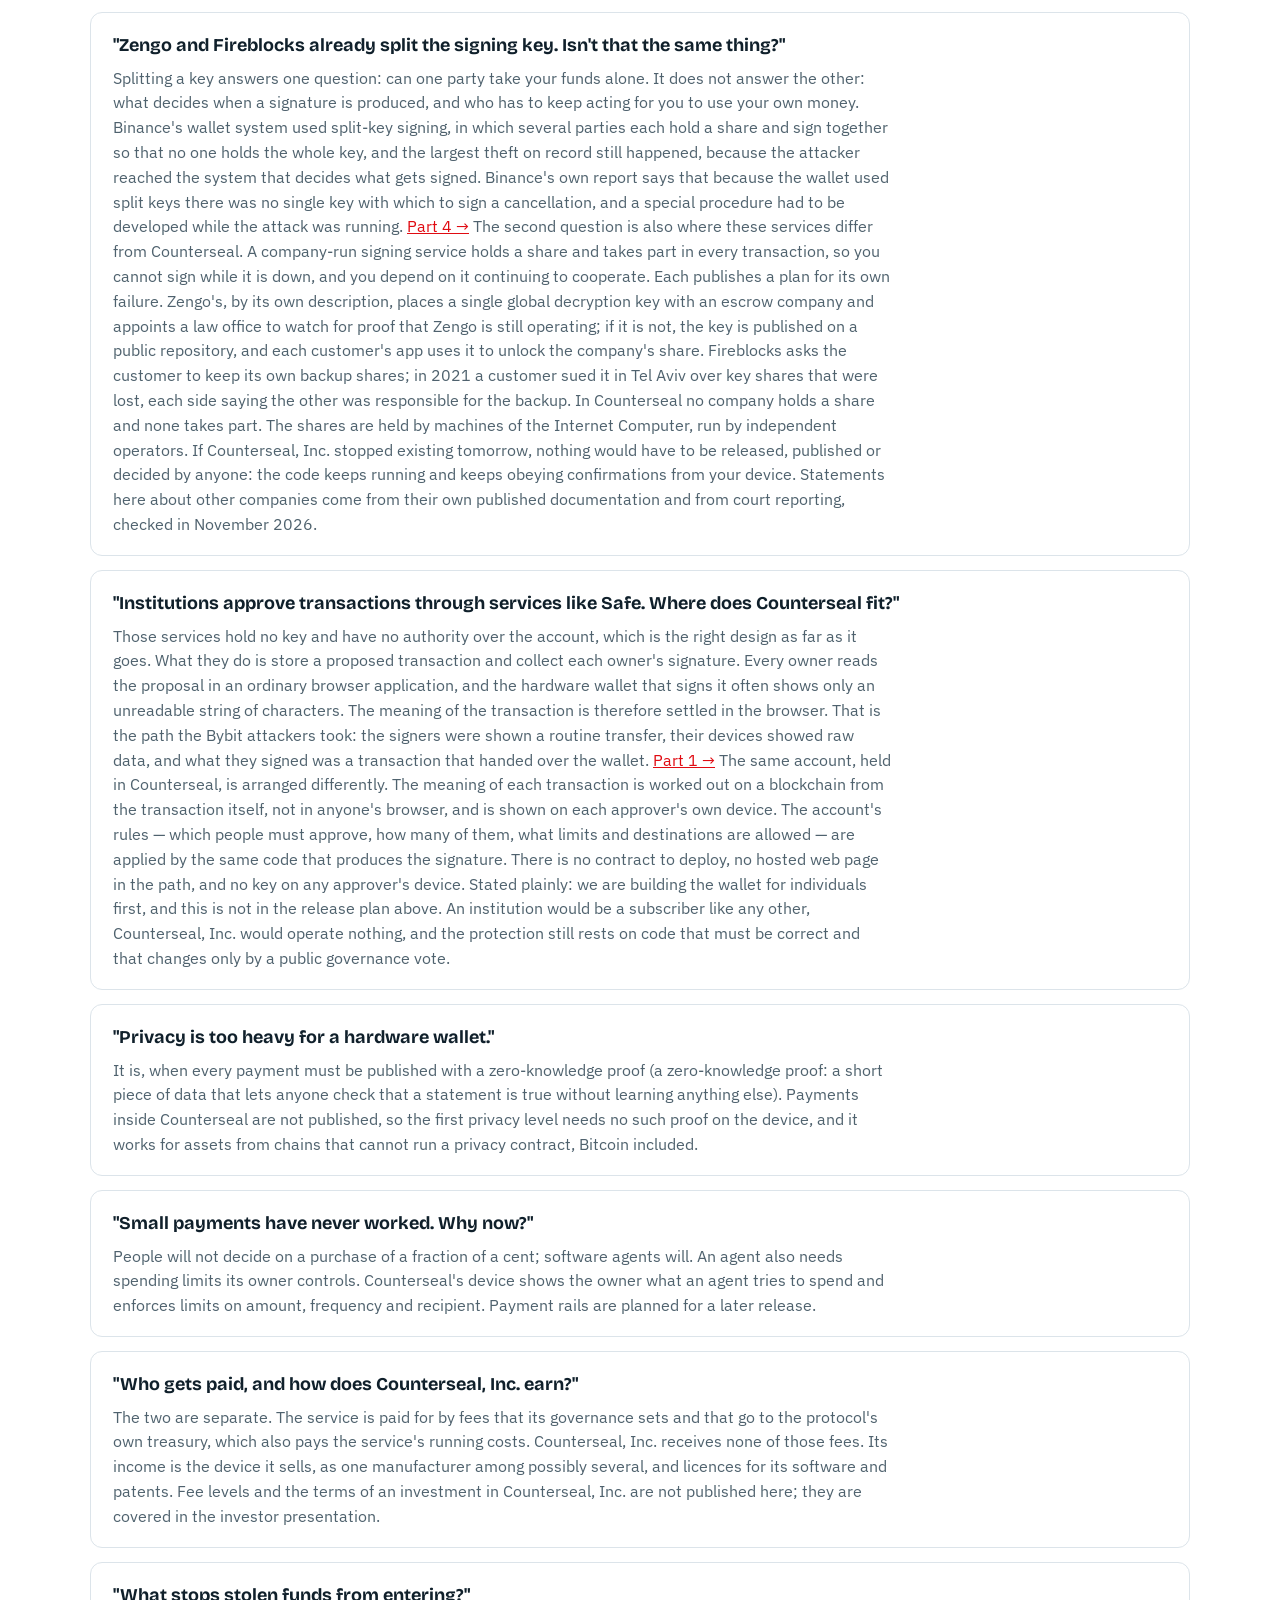
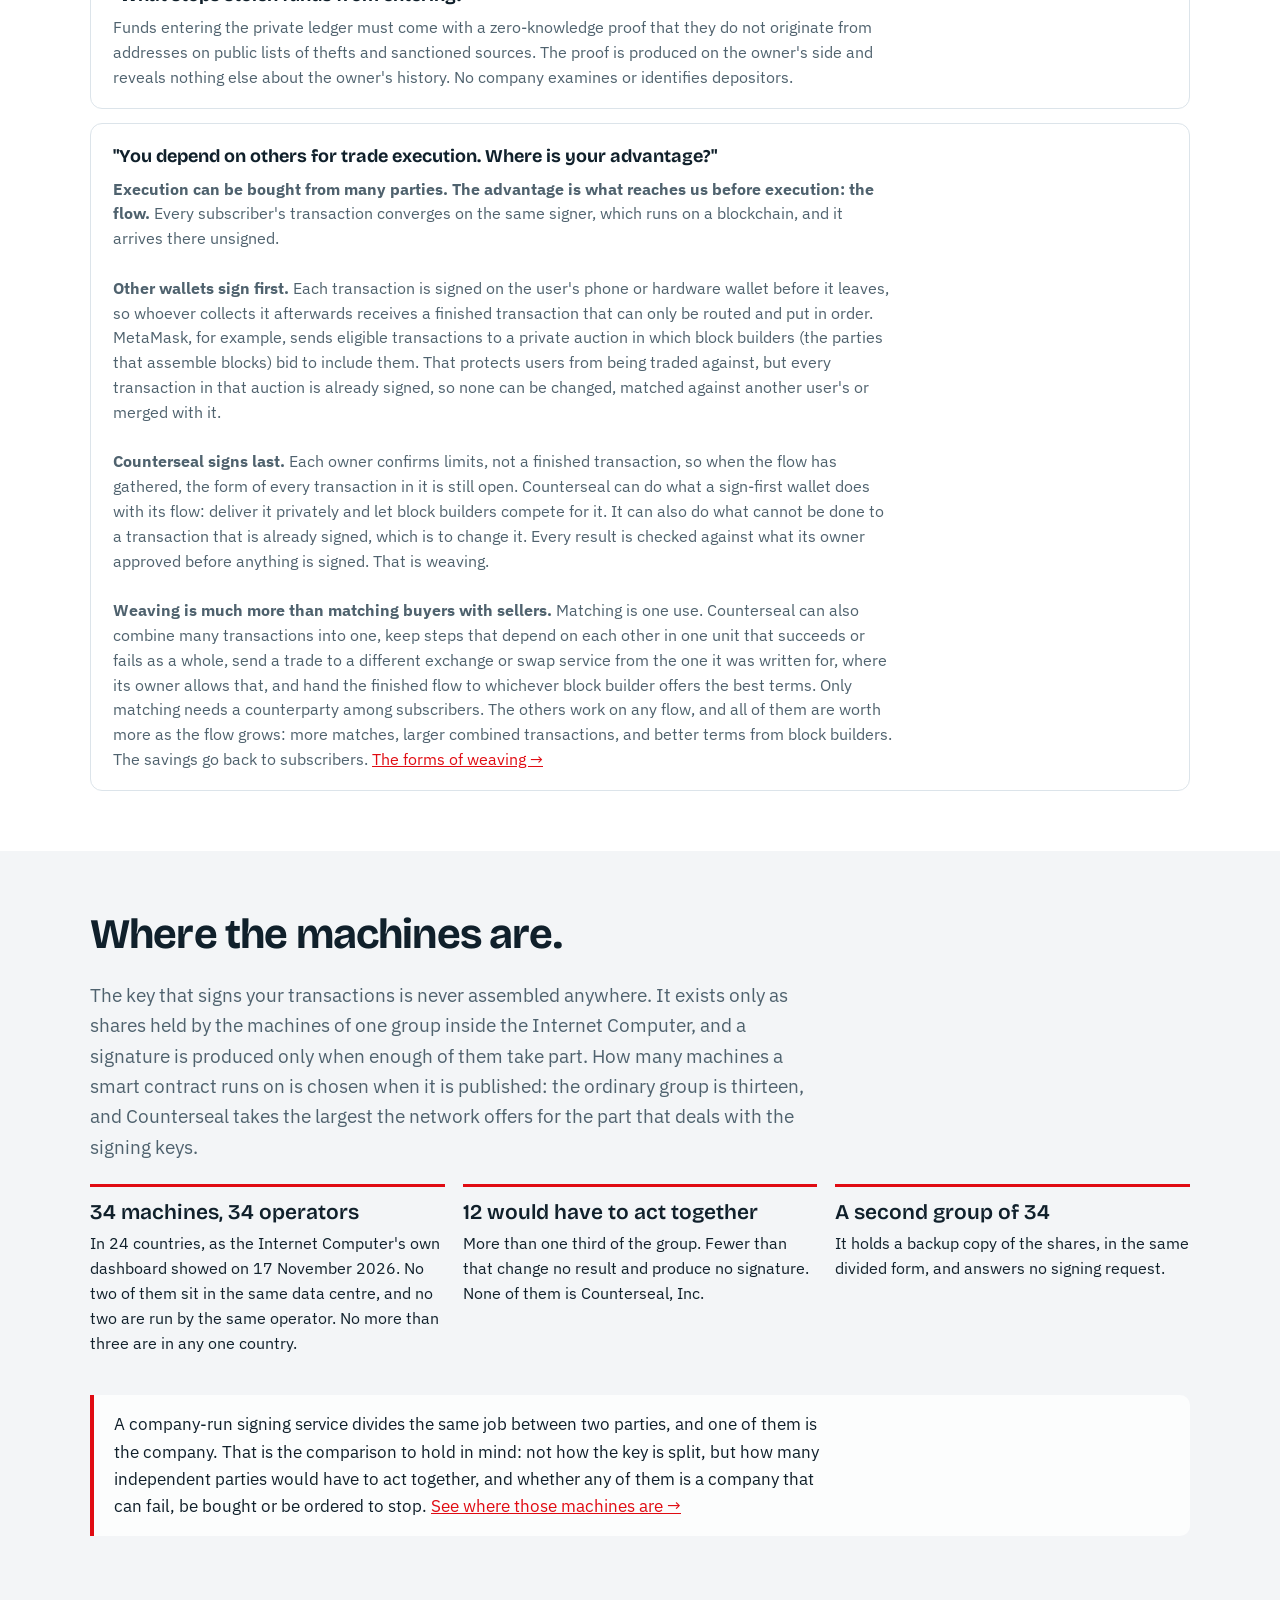
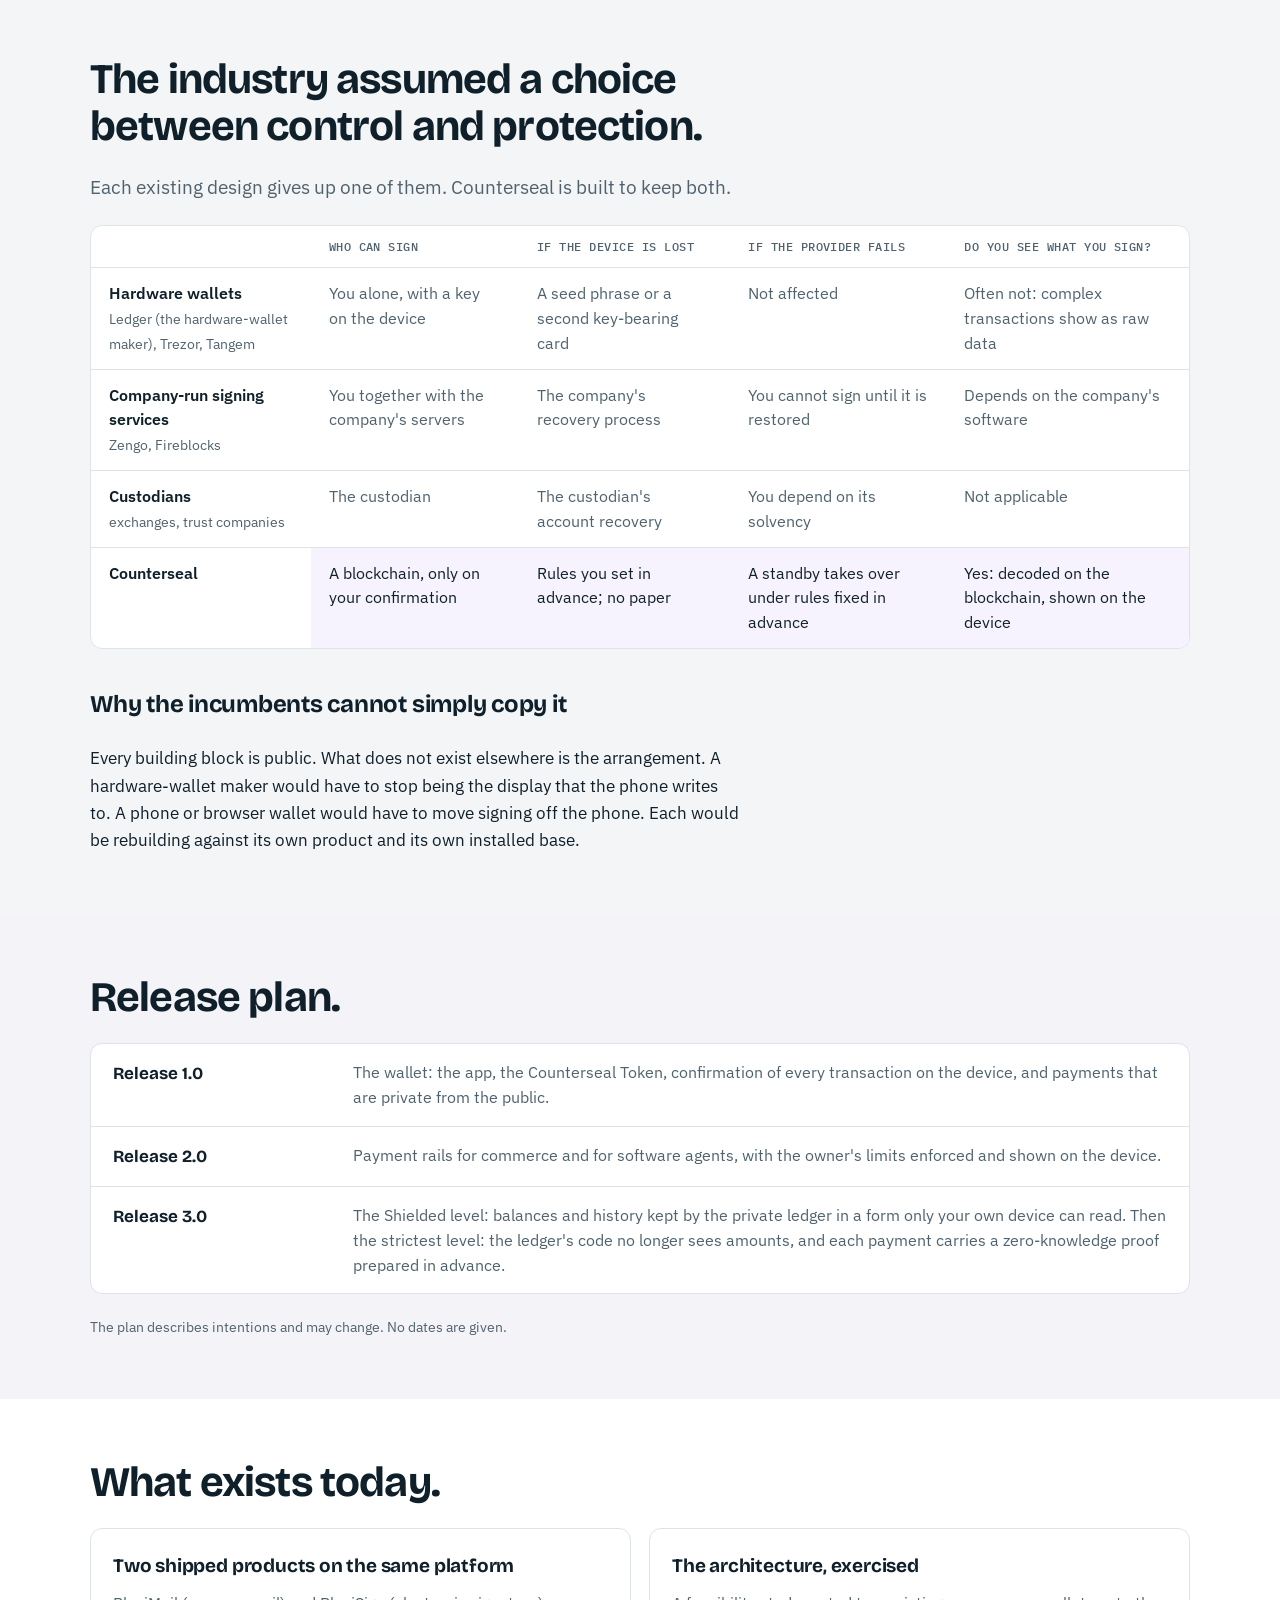
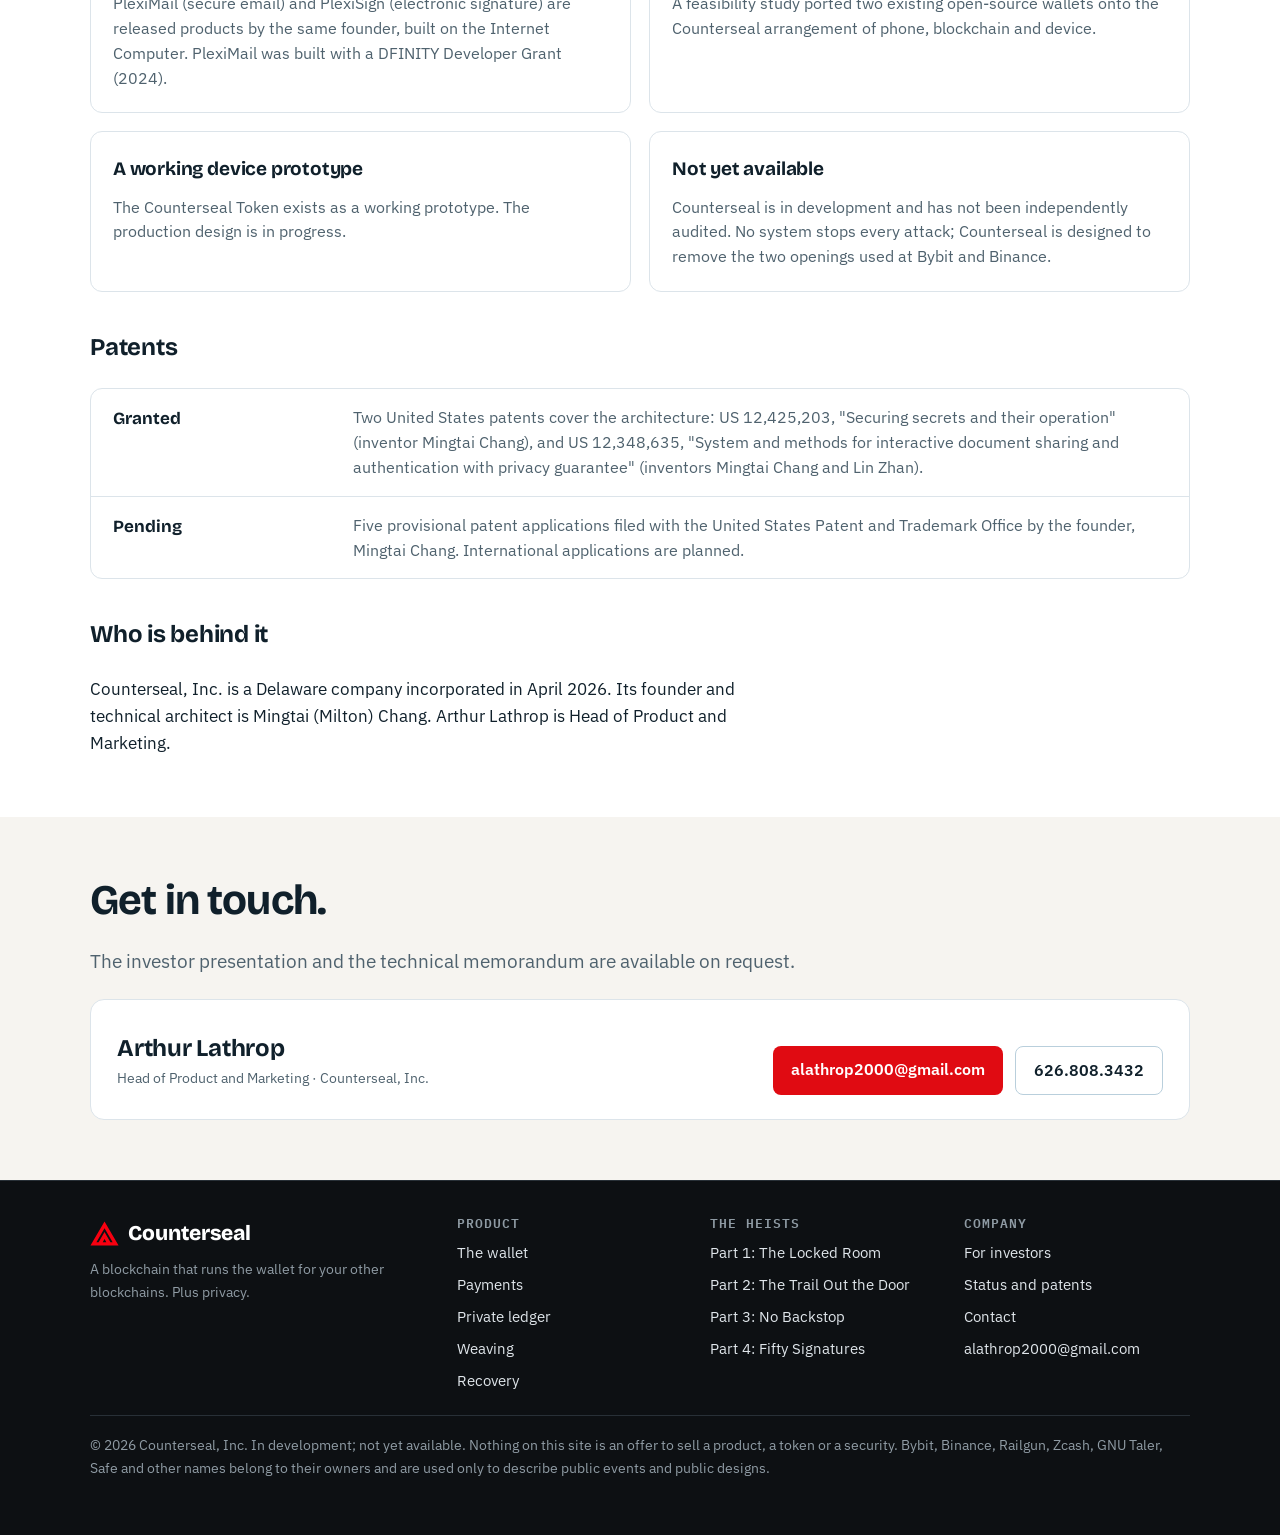
<file: investors.html>
<!DOCTYPE html>
<html lang="en">
<head>
<meta charset="utf-8">
<meta name="viewport" content="width=device-width, initial-scale=1">
<title>For investors · Counterseal</title>
<!-- Counterseal_Website_Draft_v0_45 · 2026-11-14 · v0.45: wallet page, two sentences on the machines whose memory is encrypted by the processor itself, added at the founder direction of 2026-11-17 and stated as something Counterseal can use rather than something it depends on, since at the Shielded level the records are readable only inside the subscriber device. Three passages shortened by about as much as the addition, because the section is the longest on the page: the opening no longer makes the comparison with a company server twice, the card on governance no longer repeats it a third time, and the count of countries is left to the map below. v0.44: the thing that runs on the Internet Computer is named a canister smart contract, the platform term, in place of program, at the founder direction of 2026-11-17. It is defined at its first appearance on each page, which on the wallet page is directly under the picture that carries the words Canister Smart Contract. Where the text compares the platform with others, the comparison is now contract to contract: on most blockchains a smart contract is a small piece of logic over a ledger, and here it is the whole thing. The word program is kept only for ordinary software on ordinary computers. v0.43: the wallet page reviewed at the width of a phone. On a narrow screen the map now shows the world band alone: the panel for Europe and the key are cropped away rather than shrunk to nothing, which also removes three unexplained dots left behind when the labels of the key were hidden. The two photographs and the device illustration are loaded only as the reader reaches them. Nothing else changed. v0.42: the three figures and the comparison with a company-run service stay on the investors page only, so the wallet page carries the map and its caption and nothing that the section above it has already said. v0.42: the map moves from the investors page to the wallet page, at the founder direction of 2026-11-17, where the reader first meets the second blockchain and the picture of it; it follows the section that explains what running on a blockchain means. The investors page keeps the same three figures and the comparison with a company-run service, without the map, and points to it. v0.41: wallet page, founder direction of 2026-11-17. The box marked ICP in the second picture is now answered directly under the pictures, where the reader meets it, in three sentences with a link to the section that explains it. That section and the round-trip block are shortened, so the page is no longer than it was before the answer was added. v0.40: a defect in the style sheet corrected with it: the headings of the cards in the two new sections, and this new heading, named a font variable that does not exist, so they were rendering at body size. v0.40: wallet page, the close of the section on running on a blockchain rewritten at the founder direction of 2026-11-17, from a one-line pointer to a statement of why this platform was chosen: a program here keeps its own memory and records, serves its own pages, reaches the web by itself, and can hold a key, so it can sign for Bitcoin and Ethereum without a bridge or a custodian. The two cards are retitled A program no company owns and A key nobody holds. The map link now follows that statement. v0.39: founder direction of 2026-11-17. The figure of tiles on the wallet page is removed; the map carries that idea, and the section now points to it. How many machines a program runs on is stated as a choice made when it is published, not as a fixed property: the ordinary group is thirteen, the largest the network offers is thirty-four today, different programs may run on different groups, and Counterseal takes the largest for the part that deals with the signing keys. The map section says the same in one line. v0.38: wallet page, new section What it means that your wallet runs on a blockchain, at the founder direction of 2026-11-17, placed where the reader first meets the idea that a blockchain runs the wallet software: a figure of the machines of the group as tiles, all carrying the same code, and twelve of the thirty-four lit for one signature, with what follows from each; a link from there to the map of where those machines are. v0.37: the map on the investors page redrawn so it can be read: every country named on the map, a zoomed panel for Europe where fourteen of the machines sit within a few hundred miles of each other, a key for one, two and three machines per country, and the map edge faded into the panel; the caption no longer repeats the figure and now names the seventeen countries with one machine each. On a phone the names are hidden and the caption carries them. v0.36: investors page, new section Where the machines are, at the founder direction of 2026-11-17: a world map of the 34 machines that hold the signing keys, with the countries, the number that would have to act together, and the second group that holds a backup copy; the answer on the remaining risk now carries the same figures and links to it. Figures read from the Internet Computer dashboard on 2026-11-17 and dated on the page, since membership changes by governance vote. v0.35: the device is named Counterseal Token hardware device at the first mention on each page where it was named without those words, at the founder direction of 2026-11-17: the investors page answer on the remaining risk, the wallet page round-trip block, and the private-ledger page sentence on the stricter levels. Later mentions on the same page keep the short name. v0.34: investors page, two new questions, at the founder direction of 2026-11-17. (1) Services that split the signing key (Zengo, Fireblocks): splitting a key answers who can take the funds alone, not what decides when a signature is produced; the Binance wallet system used split-key signing and the largest theft on record still happened; each company publishes a plan for its own failure, described from its own documentation and from court reporting, and in Counterseal no company holds a share or has to act. (2) Shared transaction services for accounts with several approvers (the Safe class): what those services leave in the browser, how the Bybit attack went through it, and the same account expressed in Counterseal at the level the first provisional application describes, with the limits stated. Nothing of the institutional policy model beyond that level appears, because it is not yet covered by a filing. v0.33: founder directions of 2026-11-16 on the hand-off note for round-trip exposure and platform reliability. Wallet page, first section: the two figure captions now point at the arrows, and a new block under the figures states in full that an ordinary wallet lets the phone handle the transaction twice and that in Counterseal the signed transaction never comes back to the phone, with a statement that nearly every self-custody wallet works the first way; the phrase no return leg is replaced, because the phone still learns the outcome; step 4 says so. Investors page: the answer to the narrow-bet question now defends the platform itself (no reported theft from its agreement among machines, its signing cryptography or its separation of programs; reported failures were temporary and recovered; contrast with Pegasus on phones) before the standby; new question on the remaining risk, stating the one-third threshold, what a single machine can read, and that the Shielded level keeps private records where the machines cannot read them. v0.32: the word proof: the cryptographic sense is named once per page as a zero-knowledge proof, with a one-line definition at its first use on the home, private-ledger and investors pages; the wallet page no longer uses proof for authentication credentials. Founder question 2026-11-16. v0.32: the Counterseal mark in the menu bar now always returns to the top of the home page: the scroll reset is repeated shortly after the page opens, because the viewer can restore an old scroll position after the first reset, and a click on the mark while already on the home page scrolls to its top instead of reloading. v0.30: private-ledger page, new section Records only your device can read, describing the sealed storage of the Shielded level at the level PPA 4 states it, with its limit (the ledger sees amount and destination only while checking) and recovery to a replacement device; the claims paragraph and the Release 3.0 row name the level; founder decision 2026-11-16. v0.29: the service that keeps private balances is named the Counterseal Private Ledger on every public surface, with the short form the private ledger in lower case; the bare name the Ledger is retired from the site, and Ledger, the hardware-wallet maker, is described as such at its first appearance on each page; menu and footer labels changed from Private balance to Private ledger. Founder decision 2026-11-16. v0.28: menu bar, the red marker for the current page: Contact and The heists, which point to a place inside the investors and home pages, are now marked when that place is open, and the marker moves when the reader goes elsewhere on the page; the red hover colour applies only on devices with a mouse pointer, since on touch screens a tapped link kept it. v0.27: every page now opens at its very top. The script that reset the scroll position on load also scrolled the main content to the top edge of the window, which put it under the fixed menu bar by the bar height on every page; that call is removed and the reset is made without animation. v0.26: weaving page, first section: the heading Two words, defined did not show which two words, because they appeared only as small grey labels; the heading now names them (Orderflow and weaving, defined) and each word is the large title of its card, with its definition directly beneath; no other text changed. v0.25: weaving described as broader than matching, at the founder request of 2026-11-15: new section Weaving is more than matching with a new diagram and five forms (match, combine, change the route, choose the block builder, deliver privately); value section reduced to return and receipt, with the statement of who receives the value moved into it; definition, step text, home card and the investor answer on trade execution extended to match; the old diagram, which showed a Bitcoin payment and the labels no exchange fee and nobody sees your order first, is replaced. v0.24: investor question on trade execution answered at more length at the founder request of 2026-11-15: the converging unsigned flow as the advantage, the sign-first constraint of other wallets with MetaMask Smart Transactions as the example, weaving as the use of the flow. v0.23: weaving page, definition of weaving rewritten at the founder request of 2026-11-15 to state the advantage: an ordinary wallet signs first, so a collected transaction can only be ordered; Counterseal signs last, so it can still be matched, merged or rearranged; the phrase on serving the owner best removed. v0.22: the status line made inconspicuous at the founder request of 2026-11-15: left-aligned at the bottom of the first dark block, smaller, muted grey, without its outline. v0.21: the status line (In development, not yet available) moved from above the headline to the bottom of the first dark block, below the two buttons, at the founder request of 2026-11-15. v0.20: the triangle mark confirmed by the founder on 2026-11-15 as the provisional logo, shared with Ai-Fi for now; browser-tab icon files added (favicon.ico and apple-touch-icon.png) beside the drawn icon; img/counterseal-logo-provisional.svg now holds the triangle mark and the twin-peaks drawing is removed; buttons and links keep the darker red because white text on it is easier to read. v0.19: trial of a different logo mark at the founder request of 2026-11-15: the triangle mark from the supplied icon file, redrawn without its lettering, in its red (#f80010); the same red applied to the superscript 2 and the statistics figures; the twin-peaks mark is kept in img/ for comparison. v0.18: mixed colour scheme chosen by the founder on 2026-11-15: dark menu bar, page headings, closing band and footer; white and pale grey reading sections in place of the pale coloured ones; no change to any text. v0.17: weaving added as a third application with its own page, following the founder decision of 2026-11-15; the section on value returned from transactions moved from the wallet page to it; home page now shows the wallet and three applications. v0.16: home page, theft section: four published figures on where losses occur (Chainalysis) and a statement that the weaknesses are structural; investors page: new question on a blockchain versus company-run servers, stating in full what a subscriber relies on. v0.15: home page, the second of the three industry problems corrected: hardware wallets now handle shielded Zcash (Ledger since September 2026, Keystone earlier), so the statement that no hardware wallet offers private payments was too broad. v0.14: the home-page diagram now shows six named blockchains and a marker for many more, in place of three chains and two stablecoins; the caption names stablecoins as assets. v0.13: the device in the home-page diagram is now tilted and larger, matching the illustration on the wallet page. v0.12: the superscript 2 is now red, in the headline formula and on the second explanation card; the first card title and its top border are now dark, so the three cards carry the same colours as the three parts of the headline. v0.11: the second explanation card on the home page is now titled with the whole term, the word in grey and the superscript 2 in violet at full size, in place of a lone small superscript. v0.10: logo changed to the twin-peaks mark (option A1) in bright red; site colours changed from teal to red to match; attack warnings changed from red to dark grey so the brand colour is not the warning colour. v0.9: split into pages (home, the wallet, payments, private balance, investors) following the founder decision of 2026-11-14 that Counterseal is a base wallet with two applications; section numbers removed; provisional logo mark, browser-tab icon and page descriptions added; full footer; contact details supplied by the founder; payments page added. Earlier history is in v0.8. Not cleared for publication. -->
<meta name="description" content="Questions investors ask about Counterseal: how it compares, who runs it, how it is paid for, the release plan, what exists today, patents, and whom to contact.">
<meta property="og:title" content="For investors · Counterseal">
<meta property="og:description" content="Questions investors ask about Counterseal: how it compares, who runs it, how it is paid for, the release plan, what exists today, patents, and whom to contact.">
<meta property="og:type" content="website">
<link rel="icon" href="data:image/svg+xml,%3Csvg xmlns='http://www.w3.org/2000/svg' viewBox='11.5 1.5 64 60'%3E%3Cpath fill-rule='evenodd' fill='%23f80010' d='M43.5 6.5L73 57H14ZM43.5 20.5L60.5 50H56L43.5 28.5L31 50H26.5ZM43.5 43.5L47.3 50H39.7Z'/%3E%3C/svg%3E">
<link rel="preconnect" href="https://fonts.googleapis.com">
<link rel="preconnect" href="https://fonts.gstatic.com" crossorigin>
<link href="https://fonts.googleapis.com/css2?family=Bricolage+Grotesque:opsz,wght@12..96,500;12..96,700;12..96,800&family=IBM+Plex+Sans:ital,wght@0,400;0,500;0,600;1,400&family=IBM+Plex+Mono:wght@400;500;600&display=swap" rel="stylesheet">
<link rel="icon" href="favicon.ico" sizes="any">
<link rel="apple-touch-icon" href="apple-touch-icon.png">
<link rel="stylesheet" href="css/site.css">
</head>
<body>

<header class="nav" id="pagetop">
  <div class="wrap">
    <a class="brand" href="index.html" aria-label="Counterseal home"><svg class="mark" viewBox="13 5.5 61 52.5" aria-hidden="true"><path fill-rule="evenodd" fill="#f80010" d="M43.5 6.5L73 57H14ZM43.5 20.5L60.5 50H56L43.5 28.5L31 50H26.5ZM43.5 43.5L47.3 50H39.7Z"/></svg> Counterseal</a>
    <nav aria-label="Pages"><a href="index.html">Home</a><a href="wallet.html">The wallet</a><a href="payments.html">Payments</a><a href="privacy.html">Private ledger</a><a href="weaving.html">Weaving</a><a href="index.html#series">The heists</a><a href="investors.html" aria-current="page">Investors</a><a href="investors.html#contact">Contact</a></nav>
  </div>
</header>

<main id="top">
<svg width="0" height="0" style="position:absolute" aria-hidden="true" focusable="false">
  <defs>
    <linearGradient id="ctEdge" x1="0" y1="0" x2="1" y2="1"><stop offset="0" stop-color="#c9d2d8"/><stop offset=".28" stop-color="#5a666e"/><stop offset=".62" stop-color="#2a3339"/><stop offset="1" stop-color="#9aa6ad"/></linearGradient>
    <linearGradient id="ctBody" x1="0" y1="0" x2="0" y2="1"><stop offset="0" stop-color="#252d33"/><stop offset="1" stop-color="#0c1114"/></linearGradient>
    <radialGradient id="ctScr" cx=".5" cy=".3" r=".9"><stop offset="0" stop-color="#0c3340"/><stop offset=".6" stop-color="#06202a"/><stop offset="1" stop-color="#03131a"/></radialGradient>
    <linearGradient id="ctGlare" x1="0" y1="0" x2="1" y2="1"><stop offset="0" stop-color="#fff" stop-opacity=".2"/><stop offset=".45" stop-color="#fff" stop-opacity=".03"/><stop offset="1" stop-color="#fff" stop-opacity="0"/></linearGradient>
    <radialGradient id="ctBtn" cx=".38" cy=".32" r=".8"><stop offset="0" stop-color="#59646b"/><stop offset=".55" stop-color="#262e33"/><stop offset="1" stop-color="#11161a"/></radialGradient>
    <filter id="ctGlow" x="-60%" y="-60%" width="220%" height="220%"><feGaussianBlur stdDeviation="5"/></filter>
    <filter id="ctSoft" x="-40%" y="-40%" width="180%" height="180%"><feGaussianBlur stdDeviation="11"/></filter>
    <clipPath id="ctGlass"><rect x="14" y="14" width="232" height="384" rx="19"/></clipPath>
  </defs>
  <symbol id="ct-device" viewBox="0 0 260 440">
    <ellipse cx="136" cy="420" rx="104" ry="13" fill="#10202b" opacity=".3" filter="url(#ctSoft)"/>
    <rect x="5" y="6" width="254" height="406" rx="29" fill="#070a0c"/>
    <rect x="1" y="1" width="254" height="406" rx="29" fill="url(#ctEdge)"/>
    <rect x="4" y="4" width="248" height="400" rx="26.5" fill="url(#ctBody)"/>
    <rect x="14" y="14" width="232" height="384" rx="19" fill="#05080a"/>
    <rect x="20" y="20" width="220" height="300" rx="13" fill="url(#ctScr)"/>
    <g font-family="IBM Plex Sans, sans-serif">
      <rect x="34" y="34" width="9" height="8" rx="1.6" fill="#7fd6a4"/><path d="M35.6 34v-2.6a2.9 2.9 0 0 1 5.8 0V34" fill="none" stroke="#7fd6a4" stroke-width="1.5"/>
      <text x="50" y="42" font-size="11" font-weight="600" fill="#9fc3cc" letter-spacing=".5">COUNTERSEAL</text>
      <text x="226" y="42" font-size="10.5" fill="#6f909a" text-anchor="end">Verified</text>
      <text x="34" y="82" font-size="14" fill="#bfe1e8">Send</text>
      <text x="34" y="118" font-family="Bricolage Grotesque, sans-serif" font-size="33" font-weight="700" fill="#fff" letter-spacing="-.8">250.00</text>
      <text x="150" y="118" font-size="15" font-weight="600" fill="#8fd0dc">USDC</text>
      <g stroke="#1c4250" stroke-width="1"><path d="M34 140H226"/><path d="M34 180H226"/><path d="M34 220H226"/><path d="M34 260H226"/></g>
      <g font-size="11" fill="#6f909a"><text x="34" y="157">To</text><text x="34" y="197">Address</text><text x="34" y="237">Network</text></g>
      <g font-size="13.5" fill="#e6f4f7" text-anchor="end"><text x="226" y="170">Vendor DCMA</text><text x="226" y="210" font-family="IBM Plex Mono, monospace" font-size="12.5">0x4a33…9fc0</text><text x="226" y="250">Base</text></g>
      <text x="130" y="296" font-size="11.5" fill="#f2b673" text-anchor="middle">Hold the button to confirm</text>
    </g>
    <path d="M14 14H150L52 398H14Z" fill="url(#ctGlare)" clip-path="url(#ctGlass)"/>
    <circle cx="130" cy="359" r="26" fill="#e8811a" opacity=".75" filter="url(#ctGlow)"/>
    <circle cx="130" cy="359" r="24" fill="none" stroke="#ffb45e" stroke-width="2.6"/>
    <circle cx="130" cy="359" r="20" fill="url(#ctBtn)"/>
    <circle cx="130" cy="359" r="20" fill="none" stroke="#000" stroke-opacity=".55" stroke-width="1"/>
    <path d="M117 350a16 16 0 0 1 17-6" fill="none" stroke="#fff" stroke-opacity=".28" stroke-width="1.6" stroke-linecap="round"/>
  </symbol>
</svg>
<div class="pagehead"><div class="wrap"><span class="status">For investors</span><h1>Questions investors ask</h1><p class="lead">How Counterseal compares, how it is paid for, what exists today, and whom to contact.</p></div></div>
<section id="questions">
  <div class="wrap sec">
    <div class="body">
      <h2>Questions investors ask.</h2>
      <div class="qa">
        <div><b>"A large wallet company can copy this."</b><span>See the comparison below: the obstacle is their own product, not their ability. The arrangement is also the subject of pending patent applications and two granted patents.</span></div>
        <div><b>"Building on the Internet Computer is a narrow bet. What if the platform fails?"</b><span>Judge a blockchain by its own failures, not by the bugs of the applications built on it. Nobody counts a faulty Ethereum application against Ethereum. Since the Internet Computer started in 2021, no reported theft has come from the platform itself: not from the agreement among its machines, not from its signing cryptography, and not from one smart contract reaching into another &mdash; a smart contract being a program that lives on the blockchain itself &mdash; which is the separation every application on it depends on. The thefts that have been reported all came from flaws in individual applications. The platform&#x27;s own reported failures have been temporary stoppages or slowdowns, each recovered with no reported loss of data. A phone or PC cannot say the same: in 2021 the Pegasus spyware took over fully updated iPhones without the owner doing anything, by getting past the protection Apple had added to stop that kind of attack. On a phone, a wallet with no bugs of its own can still be emptied. For a failure that is not recovered, the design includes a standby that takes over under rules fixed in advance, with no company in the path. The trade we accept, stated openly: the machines of the Internet Computer are admitted by that network&#x27;s governance, not by open participation. In return, every machine must run the same published software, which is the property a wallet needs most.</span></div>
        <div><b>"What is the remaining risk on the Internet Computer?"</b><span>One compromised machine changes no result and produces no signature. The signing key is held, in shares, by a group of 34 machines, each run by a different operator, in 24 countries (<a href="wallet.html#network">the map</a>), and a signature needs more than one third of them &mdash; 12 &mdash; to act together. If that many did, they could sign without the wallet&#x27;s code, and so without the owner&#x27;s confirmation. What one compromised machine can do is read the data of the smart contracts it runs. That is why Counterseal is designed to keep your private records where those machines cannot read them: at the Shielded level they are stored in a form readable only inside your own Counterseal Token hardware device.</span></div>
        <div><b>"Is a blockchain really safer than a well-run company's servers?"</b><span>The two fail differently. A company's servers can be taken over through one administrator, one stolen credential or one altered file; that is how the Bybit and Binance thefts began, and in the first quarter of 2025 such services accounted for 88% of everything stolen. On a blockchain an attacker needs many independent parties to act together, and every change to the code is public before it takes effect. What a Counterseal subscriber relies on, stated in full: the machines of the Internet Computer are run by known, independent providers, and signing needs more than one third of them to act together; changes to the platform are public proposals; changes to the wallet are public votes by token holders, with a waiting period in which a subscriber can withdraw. No company, operator or single person has to be trusted.</span></div>
        <div><b>"Zengo and Fireblocks already split the signing key. Isn&#x27;t that the same thing?"</b><span>Splitting a key answers one question: can one party take your funds alone. It does not answer the other: what decides when a signature is produced, and who has to keep acting for you to use your own money. Binance&#x27;s wallet system used split-key signing, in which several parties each hold a share and sign together so that no one holds the whole key, and the largest theft on record still happened, because the attacker reached the system that decides what gets signed. Binance&#x27;s own report says that because the wallet used split keys there was no single key with which to sign a cancellation, and a special procedure had to be developed while the attack was running. <a href="heist-4.html">Part 4 &rarr;</a> The second question is also where these services differ from Counterseal. A company-run signing service holds a share and takes part in every transaction, so you cannot sign while it is down, and you depend on it continuing to cooperate. Each publishes a plan for its own failure. Zengo&#x27;s, by its own description, places a single global decryption key with an escrow company and appoints a law office to watch for proof that Zengo is still operating; if it is not, the key is published on a public repository, and each customer&#x27;s app uses it to unlock the company&#x27;s share. Fireblocks asks the customer to keep its own backup shares; in 2021 a customer sued it in Tel Aviv over key shares that were lost, each side saying the other was responsible for the backup. In Counterseal no company holds a share and none takes part. The shares are held by machines of the Internet Computer, run by independent operators. If Counterseal, Inc. stopped existing tomorrow, nothing would have to be released, published or decided by anyone: the code keeps running and keeps obeying confirmations from your device. Statements here about other companies come from their own published documentation and from court reporting, checked in November 2026.</span></div>
        <div><b>"Institutions approve transactions through services like Safe. Where does Counterseal fit?"</b><span>Those services hold no key and have no authority over the account, which is the right design as far as it goes. What they do is store a proposed transaction and collect each owner&#x27;s signature. Every owner reads the proposal in an ordinary browser application, and the hardware wallet that signs it often shows only an unreadable string of characters. The meaning of the transaction is therefore settled in the browser. That is the path the Bybit attackers took: the signers were shown a routine transfer, their devices showed raw data, and what they signed was a transaction that handed over the wallet. <a href="heist-1.html">Part 1 &rarr;</a> The same account, held in Counterseal, is arranged differently. The meaning of each transaction is worked out on a blockchain from the transaction itself, not in anyone&#x27;s browser, and is shown on each approver&#x27;s own device. The account&#x27;s rules — which people must approve, how many of them, what limits and destinations are allowed — are applied by the same code that produces the signature. There is no contract to deploy, no hosted web page in the path, and no key on any approver&#x27;s device. Stated plainly: we are building the wallet for individuals first, and this is not in the release plan above. An institution would be a subscriber like any other, Counterseal, Inc. would operate nothing, and the protection still rests on code that must be correct and that changes only by a public governance vote.</span></div>
        <div><b>"Privacy is too heavy for a hardware wallet."</b><span>It is, when every payment must be published with a zero-knowledge proof (a zero-knowledge proof: a short piece of data that lets anyone check that a statement is true without learning anything else). Payments inside Counterseal are not published, so the first privacy level needs no such proof on the device, and it works for assets from chains that cannot run a privacy contract, Bitcoin included.</span></div>
        <div><b>"Small payments have never worked. Why now?"</b><span>People will not decide on a purchase of a fraction of a cent; software agents will. An agent also needs spending limits its owner controls. Counterseal's device shows the owner what an agent tries to spend and enforces limits on amount, frequency and recipient. Payment rails are planned for a later release.</span></div>
        <div><b>"Who gets paid, and how does Counterseal, Inc. earn?"</b><span>The two are separate. The service is paid for by fees that its governance sets and that go to the protocol's own treasury, which also pays the service's running costs. Counterseal, Inc. receives none of those fees. Its income is the device it sells, as one manufacturer among possibly several, and licences for its software and patents. Fee levels and the terms of an investment in Counterseal, Inc. are not published here; they are covered in the investor presentation.</span></div>
        <div><b>"What stops stolen funds from entering?"</b><span>Funds entering the private ledger must come with a zero-knowledge proof that they do not originate from addresses on public lists of thefts and sanctioned sources. The proof is produced on the owner's side and reveals nothing else about the owner's history. No company examines or identifies depositors.</span></div>
        <div><b>"You depend on others for trade execution. Where is your advantage?"</b><span><strong>Execution can be bought from many parties. The advantage is what reaches us before execution: the flow.</strong> Every subscriber&#x27;s transaction converges on the same signer, which runs on a blockchain, and it arrives there unsigned.<br><br><strong>Other wallets sign first.</strong> Each transaction is signed on the user&#x27;s phone or hardware wallet before it leaves, so whoever collects it afterwards receives a finished transaction that can only be routed and put in order. MetaMask, for example, sends eligible transactions to a private auction in which block builders (the parties that assemble blocks) bid to include them. That protects users from being traded against, but every transaction in that auction is already signed, so none can be changed, matched against another user&#x27;s or merged with it.<br><br><strong>Counterseal signs last.</strong> Each owner confirms limits, not a finished transaction, so when the flow has gathered, the form of every transaction in it is still open. Counterseal can do what a sign-first wallet does with its flow: deliver it privately and let block builders compete for it. It can also do what cannot be done to a transaction that is already signed, which is to change it. Every result is checked against what its owner approved before anything is signed. That is weaving.<br><br><strong>Weaving is much more than matching buyers with sellers.</strong> Matching is one use. Counterseal can also combine many transactions into one, keep steps that depend on each other in one unit that succeeds or fails as a whole, send a trade to a different exchange or swap service from the one it was written for, where its owner allows that, and hand the finished flow to whichever block builder offers the best terms. Only matching needs a counterparty among subscribers. The others work on any flow, and all of them are worth more as the flow grows: more matches, larger combined transactions, and better terms from block builders. The savings go back to subscribers. <a href="weaving.html#weave-forms">The forms of weaving →</a></span></div>
      </div>
    </div>
  </div>
</section>
<section id="network" class="sky">
  <div class="wrap sec">
    <div class="body">
      <h2>Where the machines are.</h2>
      <p class="lead">The key that signs your transactions is never assembled anywhere. It exists only as shares held by the machines of one group inside the Internet Computer, and a signature is produced only when enough of them take part. How many machines a smart contract runs on is chosen when it is published: the ordinary group is thirteen, and Counterseal takes the largest the network offers for the part that deals with the signing keys.</p>
      <div class="facts">
        <div><b>34 machines, 34 operators</b><p>In 24 countries, as the Internet Computer&#x27;s own dashboard showed on 17 November 2026. No two of them sit in the same data centre, and no two are run by the same operator. No more than three are in any one country.</p></div>
        <div><b>12 would have to act together</b><p>More than one third of the group. Fewer than that change no result and produce no signature. None of them is Counterseal, Inc.</p></div>
        <div><b>A second group of 34</b><p>It holds a backup copy of the shares, in the same divided form, and answers no signing request.</p></div>
      </div>
      <div class="callout"><p>A company-run signing service divides the same job between two parties, and one of them is the company. That is the comparison to hold in mind: not how the key is split, but how many independent parties would have to act together, and whether any of them is a company that can fail, be bought or be ordered to stop. <a href="wallet.html#network">See where those machines are &rarr;</a></p></div>
    </div>
  </div>
</section>
<section id="compare" class="sky">
  <div class="wrap sec">
    <div class="body">
      <h2>The industry assumed a choice between control and protection.</h2>
      <p class="lead">Each existing design gives up one of them. Counterseal is built to keep both.</p>
      <div class="tablewrap">
      <table class="vs">
        <thead><tr><th></th><th>Who can sign</th><th>If the device is lost</th><th>If the provider fails</th><th>Do you see what you sign?</th></tr></thead>
        <tbody>
          <tr><td>Hardware wallets<br><span class="small">Ledger (the hardware-wallet maker), Trezor, Tangem</span></td><td>You alone, with a key on the device</td><td>A seed phrase or a second key-bearing card</td><td>Not affected</td><td>Often not: complex transactions show as raw data</td></tr>
          <tr><td>Company-run signing services<br><span class="small">Zengo, Fireblocks</span></td><td>You together with the company's servers</td><td>The company's recovery process</td><td>You cannot sign until it is restored</td><td>Depends on the company's software</td></tr>
          <tr><td>Custodians<br><span class="small">exchanges, trust companies</span></td><td>The custodian</td><td>The custodian's account recovery</td><td>You depend on its solvency</td><td>Not applicable</td></tr>
          <tr><td>Counterseal</td><td class="us">A blockchain, only on your confirmation</td><td class="us">Rules you set in advance; no paper</td><td class="us">A standby takes over under rules fixed in advance</td><td class="us">Yes: decoded on the blockchain, shown on the device</td></tr>
        </tbody>
      </table>
      </div>
      <h3 style="margin-top:14px;font-size:24px">Why the incumbents cannot simply copy it</h3>
      <p>Every building block is public. What does not exist elsewhere is the arrangement. A hardware-wallet maker would have to stop being the display that the phone writes to. A phone or browser wallet would have to move signing off the phone. Each would be rebuilding against its own product and its own installed base.</p>
    </div>
  </div>
</section>
<section id="plan" class="lilac">
  <div class="wrap sec">
    <div class="body">
      <h2>Release plan.</h2>
      <div class="rows">
        <div><b>Release 1.0</b><span>The wallet: the app, the Counterseal Token, confirmation of every transaction on the device, and payments that are private from the public.</span></div>
        <div><b>Release 2.0</b><span>Payment rails for commerce and for software agents, with the owner's limits enforced and shown on the device.</span></div>
        <div><b>Release 3.0</b><span>The Shielded level: balances and history kept by the private ledger in a form only your own device can read. Then the strictest level: the ledger's code no longer sees amounts, and each payment carries a zero-knowledge proof prepared in advance.</span></div>
      </div>
      <p class="small">The plan describes intentions and may change. No dates are given.</p>
    </div>
  </div>
</section>
<section id="today">
  <div class="wrap sec">
    <div class="body">
      <h2>What exists today.</h2>
      <div class="grid2">
        <div class="card"><h3>Two shipped products on the same platform</h3><p>PlexiMail (secure email) and PlexiSign (electronic signature) are released products by the same founder, built on the Internet Computer. PlexiMail was built with a DFINITY Developer Grant (2024).</p></div>
        <div class="card"><h3>The architecture, exercised</h3><p>A feasibility study ported two existing open-source wallets onto the Counterseal arrangement of phone, blockchain and device.</p></div>
        <div class="card"><h3>A working device prototype</h3><p>The Counterseal Token exists as a working prototype. The production design is in progress.</p></div>
        <div class="card"><h3>Not yet available</h3><p>Counterseal is in development and has not been independently audited. No system stops every attack; Counterseal is designed to remove the two openings used at Bybit and Binance.</p></div>
      </div>
      <h3 style="margin-top:14px;font-size:24px">Patents</h3>
      <div class="rows">
        <div><b>Granted</b><span>Two United States patents cover the architecture: US 12,425,203, "Securing secrets and their operation" (inventor Mingtai Chang), and US 12,348,635, "System and methods for interactive document sharing and authentication with privacy guarantee" (inventors Mingtai Chang and Lin Zhan).</span></div>
        <div><b>Pending</b><span>Five provisional patent applications filed with the United States Patent and Trademark Office by the founder, Mingtai Chang. International applications are planned.</span></div>
      </div>
      <h3 style="margin-top:14px;font-size:24px">Who is behind it</h3>
      <p>Counterseal, Inc. is a Delaware company incorporated in April 2026. Its founder and technical architect is Mingtai (Milton) Chang. Arthur Lathrop is Head of Product and Marketing.</p>
    </div>
  </div>
</section>
<section id="contact" class="sun">
  <div class="wrap"><div class="body">
    <h2>Get in touch.</h2>
    <p class="lead">The investor presentation and the technical memorandum are available on request.</p>
    <div class="contactcard">
      <div><h3>Arthur Lathrop</h3><p class="small">Head of Product and Marketing · Counterseal, Inc.</p></div>
      <div class="cta"><a class="btn" href="mailto:alathrop2000@gmail.com?subject=Counterseal%20investor%20presentation">alathrop2000@gmail.com</a><a class="btn alt" href="tel:+16268083432">626.808.3432</a></div>
    </div>
  </div></div>
</section>

</main>

<footer>
  <div class="wrap">
    <div class="fcols">
      <div><a class="brand" href="index.html"><svg class="mark" viewBox="13 5.5 61 52.5" aria-hidden="true"><path fill-rule="evenodd" fill="#f80010" d="M43.5 6.5L73 57H14ZM43.5 20.5L60.5 50H56L43.5 28.5L31 50H26.5ZM43.5 43.5L47.3 50H39.7Z"/></svg> Counterseal</a><p class="small">A blockchain that runs the wallet for your other blockchains. Plus privacy.</p></div>
      <div><h4>Product</h4><a href="wallet.html">The wallet</a><a href="payments.html">Payments</a><a href="privacy.html">Private ledger</a><a href="weaving.html">Weaving</a><a href="wallet.html#recovery">Recovery</a></div>
      <div><h4>The heists</h4><a href="heist-1.html">Part 1: The Locked Room</a><a href="heist-2.html">Part 2: The Trail Out the Door</a><a href="heist-3.html">Part 3: No Backstop</a><a href="heist-4.html">Part 4: Fifty Signatures</a></div>
      <div><h4>Company</h4><a href="investors.html">For investors</a><a href="investors.html#today">Status and patents</a><a href="investors.html#contact">Contact</a><a href="mailto:alathrop2000@gmail.com">alathrop2000@gmail.com</a></div>
    </div>
    <p class="small legal">© 2026 Counterseal, Inc. In development; not yet available. Nothing on this site is an offer to sell a product, a token or a security. Bybit, Binance, Railgun, Zcash, GNU Taler, Safe and other names belong to their owners and are used only to describe public events and public designs.</p>
  </div>
</footer>

<script>
/* Open every page at its top. Without this, the viewer keeps the scroll position of the page the reader came from. The reset uses the window only; scrolling the main element into view would place it under the fixed menu bar. */
(function(){function up(){if(location.hash.length>1)return;try{var d=document.documentElement,b=d.style.scrollBehavior;d.style.scrollBehavior="auto";window.scrollTo(0,0);d.style.scrollBehavior=b;}catch(e){}}
if("scrollRestoration" in history){try{history.scrollRestoration="manual";}catch(e){}}
up();window.addEventListener("pageshow",up);window.addEventListener("load",function(){up();setTimeout(up,60);setTimeout(up,300);});})();
</script>
<script>
/* Mark the menu link for the open page. A link to a place inside a page (Contact, The heists) is marked while that place is open. */
(function(){var links=document.querySelectorAll("header.nav nav a");function page(){var p=location.pathname.split("/").pop()||"index.html";return p;}
function mark(){var here=page()+location.hash,hit=null;for(var i=0;i<links.length;i++){var h=links[i].getAttribute("href");if(h===here){hit=links[i];}}
if(!hit){for(var j=0;j<links.length;j++){var g=links[j].getAttribute("href");if(g.indexOf("#")<0&&g===page()){hit=links[j];}}}
for(var k=0;k<links.length;k++){if(links[k]===hit){links[k].setAttribute("aria-current","page");}else{links[k].removeAttribute("aria-current");}}}
mark();window.addEventListener("hashchange",mark);
var brand=document.querySelector("header.nav a.brand");if(brand){brand.addEventListener("click",function(e){if(page()==="index.html"&&!location.hash){e.preventDefault();var d=document.documentElement,b=d.style.scrollBehavior;d.style.scrollBehavior="auto";window.scrollTo(0,0);d.style.scrollBehavior=b;}});}})();
</script>
</body>
</html>
</file>
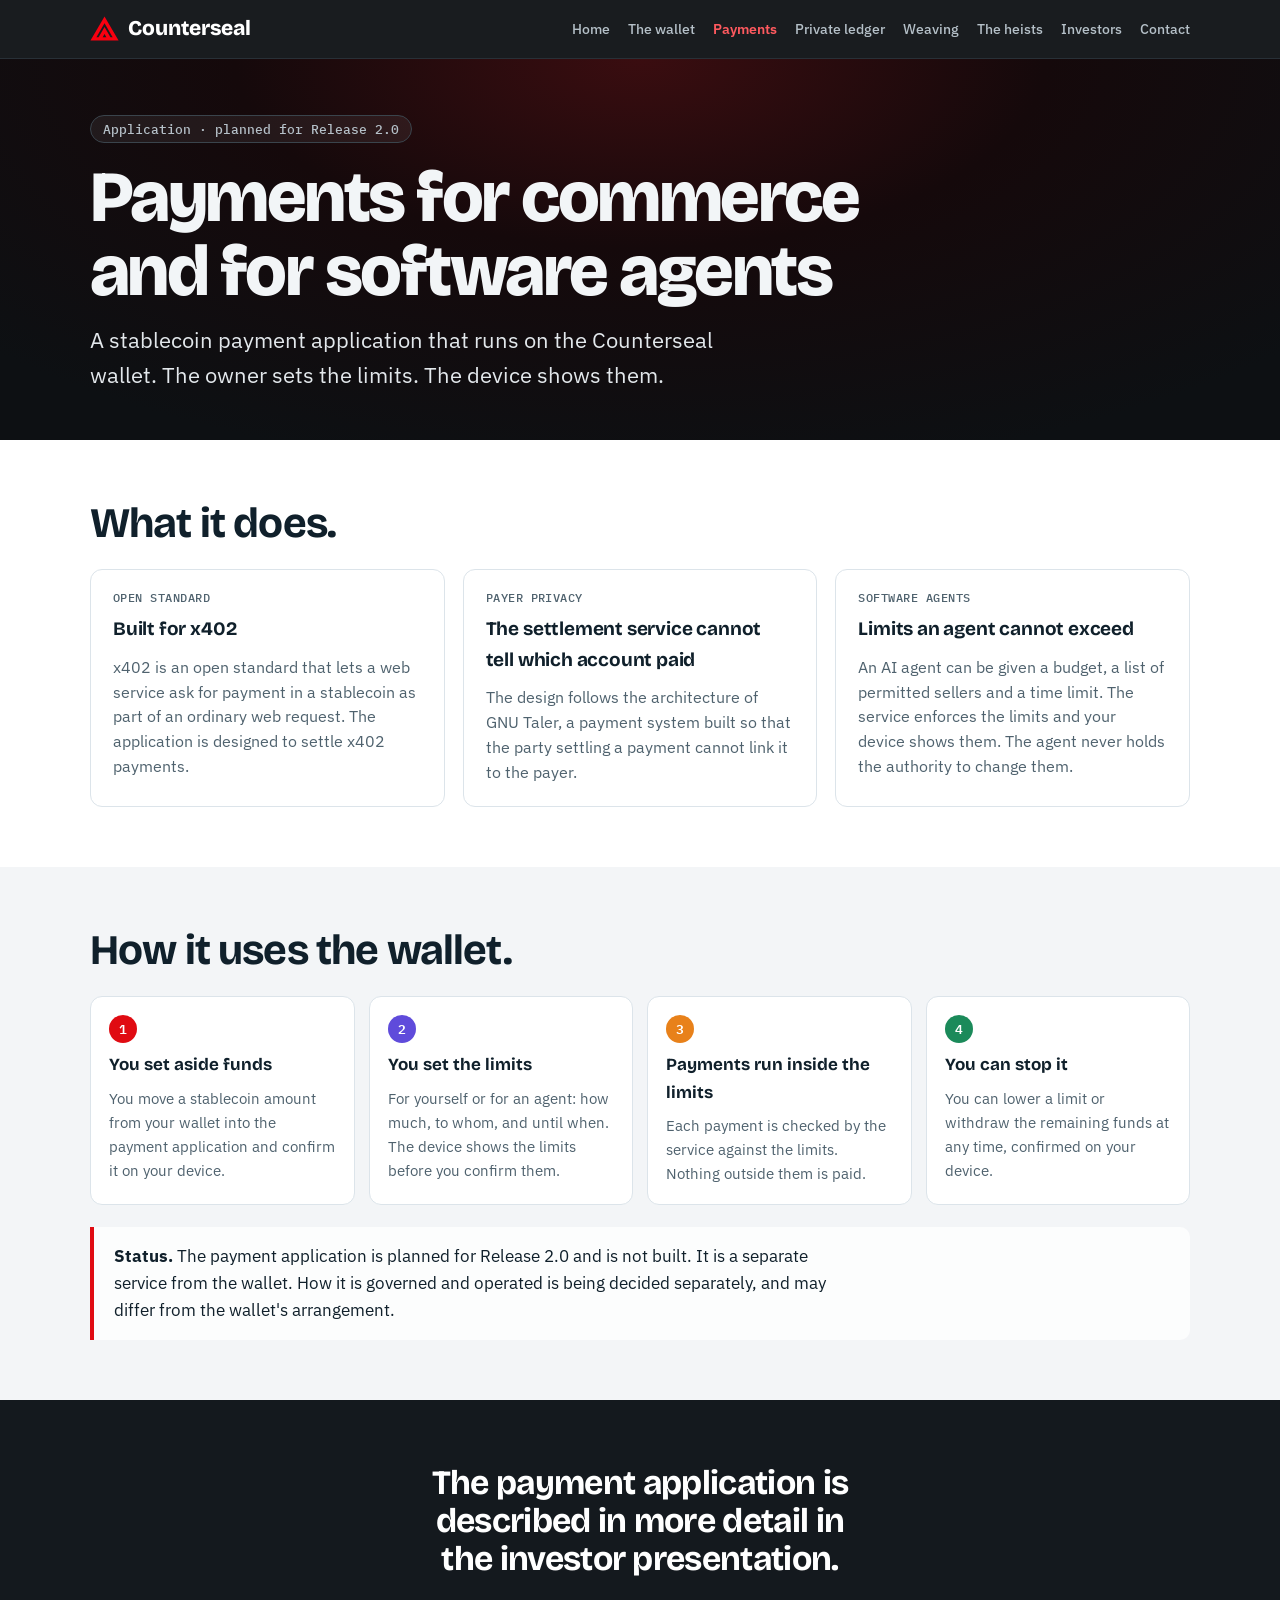
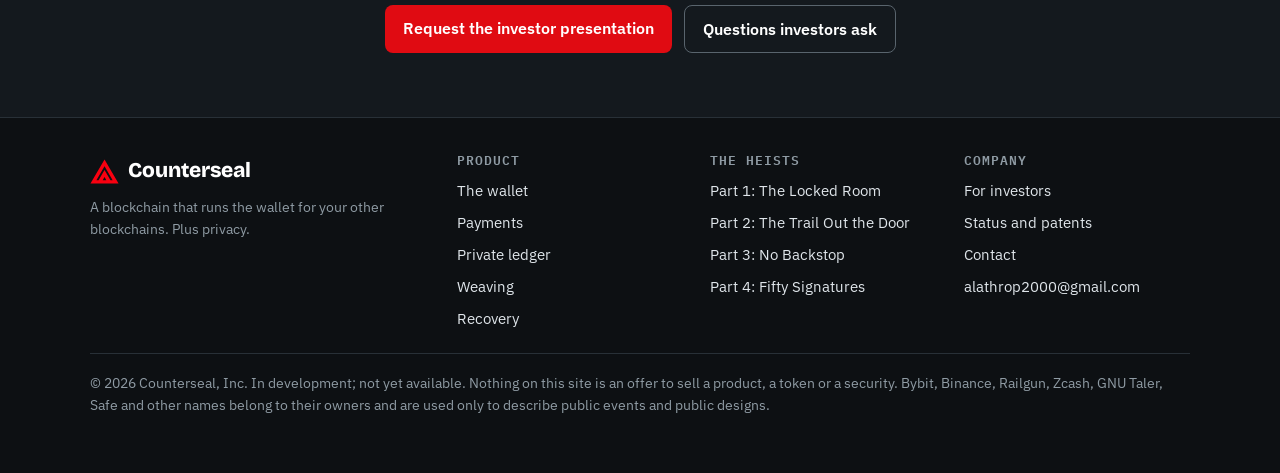
<file: payments.html>
<!DOCTYPE html>
<html lang="en">
<head>
<meta charset="utf-8">
<meta name="viewport" content="width=device-width, initial-scale=1">
<title>Payments · Counterseal</title>
<!-- Counterseal_Website_Draft_v0_45 · 2026-11-14 · v0.45: wallet page, two sentences on the machines whose memory is encrypted by the processor itself, added at the founder direction of 2026-11-17 and stated as something Counterseal can use rather than something it depends on, since at the Shielded level the records are readable only inside the subscriber device. Three passages shortened by about as much as the addition, because the section is the longest on the page: the opening no longer makes the comparison with a company server twice, the card on governance no longer repeats it a third time, and the count of countries is left to the map below. v0.44: the thing that runs on the Internet Computer is named a canister smart contract, the platform term, in place of program, at the founder direction of 2026-11-17. It is defined at its first appearance on each page, which on the wallet page is directly under the picture that carries the words Canister Smart Contract. Where the text compares the platform with others, the comparison is now contract to contract: on most blockchains a smart contract is a small piece of logic over a ledger, and here it is the whole thing. The word program is kept only for ordinary software on ordinary computers. v0.43: the wallet page reviewed at the width of a phone. On a narrow screen the map now shows the world band alone: the panel for Europe and the key are cropped away rather than shrunk to nothing, which also removes three unexplained dots left behind when the labels of the key were hidden. The two photographs and the device illustration are loaded only as the reader reaches them. Nothing else changed. v0.42: the three figures and the comparison with a company-run service stay on the investors page only, so the wallet page carries the map and its caption and nothing that the section above it has already said. v0.42: the map moves from the investors page to the wallet page, at the founder direction of 2026-11-17, where the reader first meets the second blockchain and the picture of it; it follows the section that explains what running on a blockchain means. The investors page keeps the same three figures and the comparison with a company-run service, without the map, and points to it. v0.41: wallet page, founder direction of 2026-11-17. The box marked ICP in the second picture is now answered directly under the pictures, where the reader meets it, in three sentences with a link to the section that explains it. That section and the round-trip block are shortened, so the page is no longer than it was before the answer was added. v0.40: a defect in the style sheet corrected with it: the headings of the cards in the two new sections, and this new heading, named a font variable that does not exist, so they were rendering at body size. v0.40: wallet page, the close of the section on running on a blockchain rewritten at the founder direction of 2026-11-17, from a one-line pointer to a statement of why this platform was chosen: a program here keeps its own memory and records, serves its own pages, reaches the web by itself, and can hold a key, so it can sign for Bitcoin and Ethereum without a bridge or a custodian. The two cards are retitled A program no company owns and A key nobody holds. The map link now follows that statement. v0.39: founder direction of 2026-11-17. The figure of tiles on the wallet page is removed; the map carries that idea, and the section now points to it. How many machines a program runs on is stated as a choice made when it is published, not as a fixed property: the ordinary group is thirteen, the largest the network offers is thirty-four today, different programs may run on different groups, and Counterseal takes the largest for the part that deals with the signing keys. The map section says the same in one line. v0.38: wallet page, new section What it means that your wallet runs on a blockchain, at the founder direction of 2026-11-17, placed where the reader first meets the idea that a blockchain runs the wallet software: a figure of the machines of the group as tiles, all carrying the same code, and twelve of the thirty-four lit for one signature, with what follows from each; a link from there to the map of where those machines are. v0.37: the map on the investors page redrawn so it can be read: every country named on the map, a zoomed panel for Europe where fourteen of the machines sit within a few hundred miles of each other, a key for one, two and three machines per country, and the map edge faded into the panel; the caption no longer repeats the figure and now names the seventeen countries with one machine each. On a phone the names are hidden and the caption carries them. v0.36: investors page, new section Where the machines are, at the founder direction of 2026-11-17: a world map of the 34 machines that hold the signing keys, with the countries, the number that would have to act together, and the second group that holds a backup copy; the answer on the remaining risk now carries the same figures and links to it. Figures read from the Internet Computer dashboard on 2026-11-17 and dated on the page, since membership changes by governance vote. v0.35: the device is named Counterseal Token hardware device at the first mention on each page where it was named without those words, at the founder direction of 2026-11-17: the investors page answer on the remaining risk, the wallet page round-trip block, and the private-ledger page sentence on the stricter levels. Later mentions on the same page keep the short name. v0.34: investors page, two new questions, at the founder direction of 2026-11-17. (1) Services that split the signing key (Zengo, Fireblocks): splitting a key answers who can take the funds alone, not what decides when a signature is produced; the Binance wallet system used split-key signing and the largest theft on record still happened; each company publishes a plan for its own failure, described from its own documentation and from court reporting, and in Counterseal no company holds a share or has to act. (2) Shared transaction services for accounts with several approvers (the Safe class): what those services leave in the browser, how the Bybit attack went through it, and the same account expressed in Counterseal at the level the first provisional application describes, with the limits stated. Nothing of the institutional policy model beyond that level appears, because it is not yet covered by a filing. v0.33: founder directions of 2026-11-16 on the hand-off note for round-trip exposure and platform reliability. Wallet page, first section: the two figure captions now point at the arrows, and a new block under the figures states in full that an ordinary wallet lets the phone handle the transaction twice and that in Counterseal the signed transaction never comes back to the phone, with a statement that nearly every self-custody wallet works the first way; the phrase no return leg is replaced, because the phone still learns the outcome; step 4 says so. Investors page: the answer to the narrow-bet question now defends the platform itself (no reported theft from its agreement among machines, its signing cryptography or its separation of programs; reported failures were temporary and recovered; contrast with Pegasus on phones) before the standby; new question on the remaining risk, stating the one-third threshold, what a single machine can read, and that the Shielded level keeps private records where the machines cannot read them. v0.32: the word proof: the cryptographic sense is named once per page as a zero-knowledge proof, with a one-line definition at its first use on the home, private-ledger and investors pages; the wallet page no longer uses proof for authentication credentials. Founder question 2026-11-16. v0.32: the Counterseal mark in the menu bar now always returns to the top of the home page: the scroll reset is repeated shortly after the page opens, because the viewer can restore an old scroll position after the first reset, and a click on the mark while already on the home page scrolls to its top instead of reloading. v0.30: private-ledger page, new section Records only your device can read, describing the sealed storage of the Shielded level at the level PPA 4 states it, with its limit (the ledger sees amount and destination only while checking) and recovery to a replacement device; the claims paragraph and the Release 3.0 row name the level; founder decision 2026-11-16. v0.29: the service that keeps private balances is named the Counterseal Private Ledger on every public surface, with the short form the private ledger in lower case; the bare name the Ledger is retired from the site, and Ledger, the hardware-wallet maker, is described as such at its first appearance on each page; menu and footer labels changed from Private balance to Private ledger. Founder decision 2026-11-16. v0.28: menu bar, the red marker for the current page: Contact and The heists, which point to a place inside the investors and home pages, are now marked when that place is open, and the marker moves when the reader goes elsewhere on the page; the red hover colour applies only on devices with a mouse pointer, since on touch screens a tapped link kept it. v0.27: every page now opens at its very top. The script that reset the scroll position on load also scrolled the main content to the top edge of the window, which put it under the fixed menu bar by the bar height on every page; that call is removed and the reset is made without animation. v0.26: weaving page, first section: the heading Two words, defined did not show which two words, because they appeared only as small grey labels; the heading now names them (Orderflow and weaving, defined) and each word is the large title of its card, with its definition directly beneath; no other text changed. v0.25: weaving described as broader than matching, at the founder request of 2026-11-15: new section Weaving is more than matching with a new diagram and five forms (match, combine, change the route, choose the block builder, deliver privately); value section reduced to return and receipt, with the statement of who receives the value moved into it; definition, step text, home card and the investor answer on trade execution extended to match; the old diagram, which showed a Bitcoin payment and the labels no exchange fee and nobody sees your order first, is replaced. v0.24: investor question on trade execution answered at more length at the founder request of 2026-11-15: the converging unsigned flow as the advantage, the sign-first constraint of other wallets with MetaMask Smart Transactions as the example, weaving as the use of the flow. v0.23: weaving page, definition of weaving rewritten at the founder request of 2026-11-15 to state the advantage: an ordinary wallet signs first, so a collected transaction can only be ordered; Counterseal signs last, so it can still be matched, merged or rearranged; the phrase on serving the owner best removed. v0.22: the status line made inconspicuous at the founder request of 2026-11-15: left-aligned at the bottom of the first dark block, smaller, muted grey, without its outline. v0.21: the status line (In development, not yet available) moved from above the headline to the bottom of the first dark block, below the two buttons, at the founder request of 2026-11-15. v0.20: the triangle mark confirmed by the founder on 2026-11-15 as the provisional logo, shared with Ai-Fi for now; browser-tab icon files added (favicon.ico and apple-touch-icon.png) beside the drawn icon; img/counterseal-logo-provisional.svg now holds the triangle mark and the twin-peaks drawing is removed; buttons and links keep the darker red because white text on it is easier to read. v0.19: trial of a different logo mark at the founder request of 2026-11-15: the triangle mark from the supplied icon file, redrawn without its lettering, in its red (#f80010); the same red applied to the superscript 2 and the statistics figures; the twin-peaks mark is kept in img/ for comparison. v0.18: mixed colour scheme chosen by the founder on 2026-11-15: dark menu bar, page headings, closing band and footer; white and pale grey reading sections in place of the pale coloured ones; no change to any text. v0.17: weaving added as a third application with its own page, following the founder decision of 2026-11-15; the section on value returned from transactions moved from the wallet page to it; home page now shows the wallet and three applications. v0.16: home page, theft section: four published figures on where losses occur (Chainalysis) and a statement that the weaknesses are structural; investors page: new question on a blockchain versus company-run servers, stating in full what a subscriber relies on. v0.15: home page, the second of the three industry problems corrected: hardware wallets now handle shielded Zcash (Ledger since September 2026, Keystone earlier), so the statement that no hardware wallet offers private payments was too broad. v0.14: the home-page diagram now shows six named blockchains and a marker for many more, in place of three chains and two stablecoins; the caption names stablecoins as assets. v0.13: the device in the home-page diagram is now tilted and larger, matching the illustration on the wallet page. v0.12: the superscript 2 is now red, in the headline formula and on the second explanation card; the first card title and its top border are now dark, so the three cards carry the same colours as the three parts of the headline. v0.11: the second explanation card on the home page is now titled with the whole term, the word in grey and the superscript 2 in violet at full size, in place of a lone small superscript. v0.10: logo changed to the twin-peaks mark (option A1) in bright red; site colours changed from teal to red to match; attack warnings changed from red to dark grey so the brand colour is not the warning colour. v0.9: split into pages (home, the wallet, payments, private balance, investors) following the founder decision of 2026-11-14 that Counterseal is a base wallet with two applications; section numbers removed; provisional logo mark, browser-tab icon and page descriptions added; full footer; contact details supplied by the founder; payments page added. Earlier history is in v0.8. Not cleared for publication. -->
<meta name="description" content="A stablecoin payment application on the Counterseal wallet, for commerce and for software agents, with limits enforced by the service and shown on the device.">
<meta property="og:title" content="Payments · Counterseal">
<meta property="og:description" content="A stablecoin payment application on the Counterseal wallet, for commerce and for software agents, with limits enforced by the service and shown on the device.">
<meta property="og:type" content="website">
<link rel="icon" href="data:image/svg+xml,%3Csvg xmlns='http://www.w3.org/2000/svg' viewBox='11.5 1.5 64 60'%3E%3Cpath fill-rule='evenodd' fill='%23f80010' d='M43.5 6.5L73 57H14ZM43.5 20.5L60.5 50H56L43.5 28.5L31 50H26.5ZM43.5 43.5L47.3 50H39.7Z'/%3E%3C/svg%3E">
<link rel="preconnect" href="https://fonts.googleapis.com">
<link rel="preconnect" href="https://fonts.gstatic.com" crossorigin>
<link href="https://fonts.googleapis.com/css2?family=Bricolage+Grotesque:opsz,wght@12..96,500;12..96,700;12..96,800&family=IBM+Plex+Sans:ital,wght@0,400;0,500;0,600;1,400&family=IBM+Plex+Mono:wght@400;500;600&display=swap" rel="stylesheet">
<link rel="icon" href="favicon.ico" sizes="any">
<link rel="apple-touch-icon" href="apple-touch-icon.png">
<link rel="stylesheet" href="css/site.css">
</head>
<body>

<header class="nav" id="pagetop">
  <div class="wrap">
    <a class="brand" href="index.html" aria-label="Counterseal home"><svg class="mark" viewBox="13 5.5 61 52.5" aria-hidden="true"><path fill-rule="evenodd" fill="#f80010" d="M43.5 6.5L73 57H14ZM43.5 20.5L60.5 50H56L43.5 28.5L31 50H26.5ZM43.5 43.5L47.3 50H39.7Z"/></svg> Counterseal</a>
    <nav aria-label="Pages"><a href="index.html">Home</a><a href="wallet.html">The wallet</a><a href="payments.html" aria-current="page">Payments</a><a href="privacy.html">Private ledger</a><a href="weaving.html">Weaving</a><a href="index.html#series">The heists</a><a href="investors.html">Investors</a><a href="investors.html#contact">Contact</a></nav>
  </div>
</header>

<main id="top">
<svg width="0" height="0" style="position:absolute" aria-hidden="true" focusable="false">
  <defs>
    <linearGradient id="ctEdge" x1="0" y1="0" x2="1" y2="1"><stop offset="0" stop-color="#c9d2d8"/><stop offset=".28" stop-color="#5a666e"/><stop offset=".62" stop-color="#2a3339"/><stop offset="1" stop-color="#9aa6ad"/></linearGradient>
    <linearGradient id="ctBody" x1="0" y1="0" x2="0" y2="1"><stop offset="0" stop-color="#252d33"/><stop offset="1" stop-color="#0c1114"/></linearGradient>
    <radialGradient id="ctScr" cx=".5" cy=".3" r=".9"><stop offset="0" stop-color="#0c3340"/><stop offset=".6" stop-color="#06202a"/><stop offset="1" stop-color="#03131a"/></radialGradient>
    <linearGradient id="ctGlare" x1="0" y1="0" x2="1" y2="1"><stop offset="0" stop-color="#fff" stop-opacity=".2"/><stop offset=".45" stop-color="#fff" stop-opacity=".03"/><stop offset="1" stop-color="#fff" stop-opacity="0"/></linearGradient>
    <radialGradient id="ctBtn" cx=".38" cy=".32" r=".8"><stop offset="0" stop-color="#59646b"/><stop offset=".55" stop-color="#262e33"/><stop offset="1" stop-color="#11161a"/></radialGradient>
    <filter id="ctGlow" x="-60%" y="-60%" width="220%" height="220%"><feGaussianBlur stdDeviation="5"/></filter>
    <filter id="ctSoft" x="-40%" y="-40%" width="180%" height="180%"><feGaussianBlur stdDeviation="11"/></filter>
    <clipPath id="ctGlass"><rect x="14" y="14" width="232" height="384" rx="19"/></clipPath>
  </defs>
  <symbol id="ct-device" viewBox="0 0 260 440">
    <ellipse cx="136" cy="420" rx="104" ry="13" fill="#10202b" opacity=".3" filter="url(#ctSoft)"/>
    <rect x="5" y="6" width="254" height="406" rx="29" fill="#070a0c"/>
    <rect x="1" y="1" width="254" height="406" rx="29" fill="url(#ctEdge)"/>
    <rect x="4" y="4" width="248" height="400" rx="26.5" fill="url(#ctBody)"/>
    <rect x="14" y="14" width="232" height="384" rx="19" fill="#05080a"/>
    <rect x="20" y="20" width="220" height="300" rx="13" fill="url(#ctScr)"/>
    <g font-family="IBM Plex Sans, sans-serif">
      <rect x="34" y="34" width="9" height="8" rx="1.6" fill="#7fd6a4"/><path d="M35.6 34v-2.6a2.9 2.9 0 0 1 5.8 0V34" fill="none" stroke="#7fd6a4" stroke-width="1.5"/>
      <text x="50" y="42" font-size="11" font-weight="600" fill="#9fc3cc" letter-spacing=".5">COUNTERSEAL</text>
      <text x="226" y="42" font-size="10.5" fill="#6f909a" text-anchor="end">Verified</text>
      <text x="34" y="82" font-size="14" fill="#bfe1e8">Send</text>
      <text x="34" y="118" font-family="Bricolage Grotesque, sans-serif" font-size="33" font-weight="700" fill="#fff" letter-spacing="-.8">250.00</text>
      <text x="150" y="118" font-size="15" font-weight="600" fill="#8fd0dc">USDC</text>
      <g stroke="#1c4250" stroke-width="1"><path d="M34 140H226"/><path d="M34 180H226"/><path d="M34 220H226"/><path d="M34 260H226"/></g>
      <g font-size="11" fill="#6f909a"><text x="34" y="157">To</text><text x="34" y="197">Address</text><text x="34" y="237">Network</text></g>
      <g font-size="13.5" fill="#e6f4f7" text-anchor="end"><text x="226" y="170">Vendor DCMA</text><text x="226" y="210" font-family="IBM Plex Mono, monospace" font-size="12.5">0x4a33…9fc0</text><text x="226" y="250">Base</text></g>
      <text x="130" y="296" font-size="11.5" fill="#f2b673" text-anchor="middle">Hold the button to confirm</text>
    </g>
    <path d="M14 14H150L52 398H14Z" fill="url(#ctGlare)" clip-path="url(#ctGlass)"/>
    <circle cx="130" cy="359" r="26" fill="#e8811a" opacity=".75" filter="url(#ctGlow)"/>
    <circle cx="130" cy="359" r="24" fill="none" stroke="#ffb45e" stroke-width="2.6"/>
    <circle cx="130" cy="359" r="20" fill="url(#ctBtn)"/>
    <circle cx="130" cy="359" r="20" fill="none" stroke="#000" stroke-opacity=".55" stroke-width="1"/>
    <path d="M117 350a16 16 0 0 1 17-6" fill="none" stroke="#fff" stroke-opacity=".28" stroke-width="1.6" stroke-linecap="round"/>
  </symbol>
</svg>
<div class="pagehead"><div class="wrap"><span class="status">Application · planned for Release 2.0</span><h1>Payments for commerce and for software agents</h1><p class="lead">A stablecoin payment application that runs on the Counterseal wallet. The owner sets the limits. The device shows them.</p></div></div>
<section id="pay-what">
  <div class="wrap"><div class="body">
    <h2>What it does.</h2>
    <div class="grid3">
      <div class="card"><span class="tag">Open standard</span><h3>Built for x402</h3><p>x402 is an open standard that lets a web service ask for payment in a stablecoin as part of an ordinary web request. The application is designed to settle x402 payments.</p></div>
      <div class="card"><span class="tag">Payer privacy</span><h3>The settlement service cannot tell which account paid</h3><p>The design follows the architecture of GNU Taler, a payment system built so that the party settling a payment cannot link it to the payer.</p></div>
      <div class="card"><span class="tag">Software agents</span><h3>Limits an agent cannot exceed</h3><p>An AI agent can be given a budget, a list of permitted sellers and a time limit. The service enforces the limits and your device shows them. The agent never holds the authority to change them.</p></div>
    </div>
  </div></div>
</section>
<section id="pay-how" class="sky">
  <div class="wrap"><div class="body">
    <h2>How it uses the wallet.</h2>
    <ol class="steps">
      <li><strong>You set aside funds</strong>You move a stablecoin amount from your wallet into the payment application and confirm it on your device.</li>
      <li><strong>You set the limits</strong>For yourself or for an agent: how much, to whom, and until when. The device shows the limits before you confirm them.</li>
      <li><strong>Payments run inside the limits</strong>Each payment is checked by the service against the limits. Nothing outside them is paid.</li>
      <li><strong>You can stop it</strong>You can lower a limit or withdraw the remaining funds at any time, confirmed on your device.</li>
    </ol>
    <div class="callout"><p><strong>Status.</strong> The payment application is planned for Release 2.0 and is not built. It is a separate service from the wallet. How it is governed and operated is being decided separately, and may differ from the wallet's arrangement.</p></div>
  </div></div>
</section>
<section class="ctaband"><div class="wrap"><h2>The payment application is described in more detail in the investor presentation.</h2><div class="cta"><a class="btn" href="investors.html#contact">Request the investor presentation</a><a class="btn alt" href="investors.html">Questions investors ask</a></div></div></section>

</main>

<footer>
  <div class="wrap">
    <div class="fcols">
      <div><a class="brand" href="index.html"><svg class="mark" viewBox="13 5.5 61 52.5" aria-hidden="true"><path fill-rule="evenodd" fill="#f80010" d="M43.5 6.5L73 57H14ZM43.5 20.5L60.5 50H56L43.5 28.5L31 50H26.5ZM43.5 43.5L47.3 50H39.7Z"/></svg> Counterseal</a><p class="small">A blockchain that runs the wallet for your other blockchains. Plus privacy.</p></div>
      <div><h4>Product</h4><a href="wallet.html">The wallet</a><a href="payments.html">Payments</a><a href="privacy.html">Private ledger</a><a href="weaving.html">Weaving</a><a href="wallet.html#recovery">Recovery</a></div>
      <div><h4>The heists</h4><a href="heist-1.html">Part 1: The Locked Room</a><a href="heist-2.html">Part 2: The Trail Out the Door</a><a href="heist-3.html">Part 3: No Backstop</a><a href="heist-4.html">Part 4: Fifty Signatures</a></div>
      <div><h4>Company</h4><a href="investors.html">For investors</a><a href="investors.html#today">Status and patents</a><a href="investors.html#contact">Contact</a><a href="mailto:alathrop2000@gmail.com">alathrop2000@gmail.com</a></div>
    </div>
    <p class="small legal">© 2026 Counterseal, Inc. In development; not yet available. Nothing on this site is an offer to sell a product, a token or a security. Bybit, Binance, Railgun, Zcash, GNU Taler, Safe and other names belong to their owners and are used only to describe public events and public designs.</p>
  </div>
</footer>

<script>
/* Open every page at its top. Without this, the viewer keeps the scroll position of the page the reader came from. The reset uses the window only; scrolling the main element into view would place it under the fixed menu bar. */
(function(){function up(){if(location.hash.length>1)return;try{var d=document.documentElement,b=d.style.scrollBehavior;d.style.scrollBehavior="auto";window.scrollTo(0,0);d.style.scrollBehavior=b;}catch(e){}}
if("scrollRestoration" in history){try{history.scrollRestoration="manual";}catch(e){}}
up();window.addEventListener("pageshow",up);window.addEventListener("load",function(){up();setTimeout(up,60);setTimeout(up,300);});})();
</script>
<script>
/* Mark the menu link for the open page. A link to a place inside a page (Contact, The heists) is marked while that place is open. */
(function(){var links=document.querySelectorAll("header.nav nav a");function page(){var p=location.pathname.split("/").pop()||"index.html";return p;}
function mark(){var here=page()+location.hash,hit=null;for(var i=0;i<links.length;i++){var h=links[i].getAttribute("href");if(h===here){hit=links[i];}}
if(!hit){for(var j=0;j<links.length;j++){var g=links[j].getAttribute("href");if(g.indexOf("#")<0&&g===page()){hit=links[j];}}}
for(var k=0;k<links.length;k++){if(links[k]===hit){links[k].setAttribute("aria-current","page");}else{links[k].removeAttribute("aria-current");}}}
mark();window.addEventListener("hashchange",mark);
var brand=document.querySelector("header.nav a.brand");if(brand){brand.addEventListener("click",function(e){if(page()==="index.html"&&!location.hash){e.preventDefault();var d=document.documentElement,b=d.style.scrollBehavior;d.style.scrollBehavior="auto";window.scrollTo(0,0);d.style.scrollBehavior=b;}});}})();
</script>
</body>
</html>
</file>
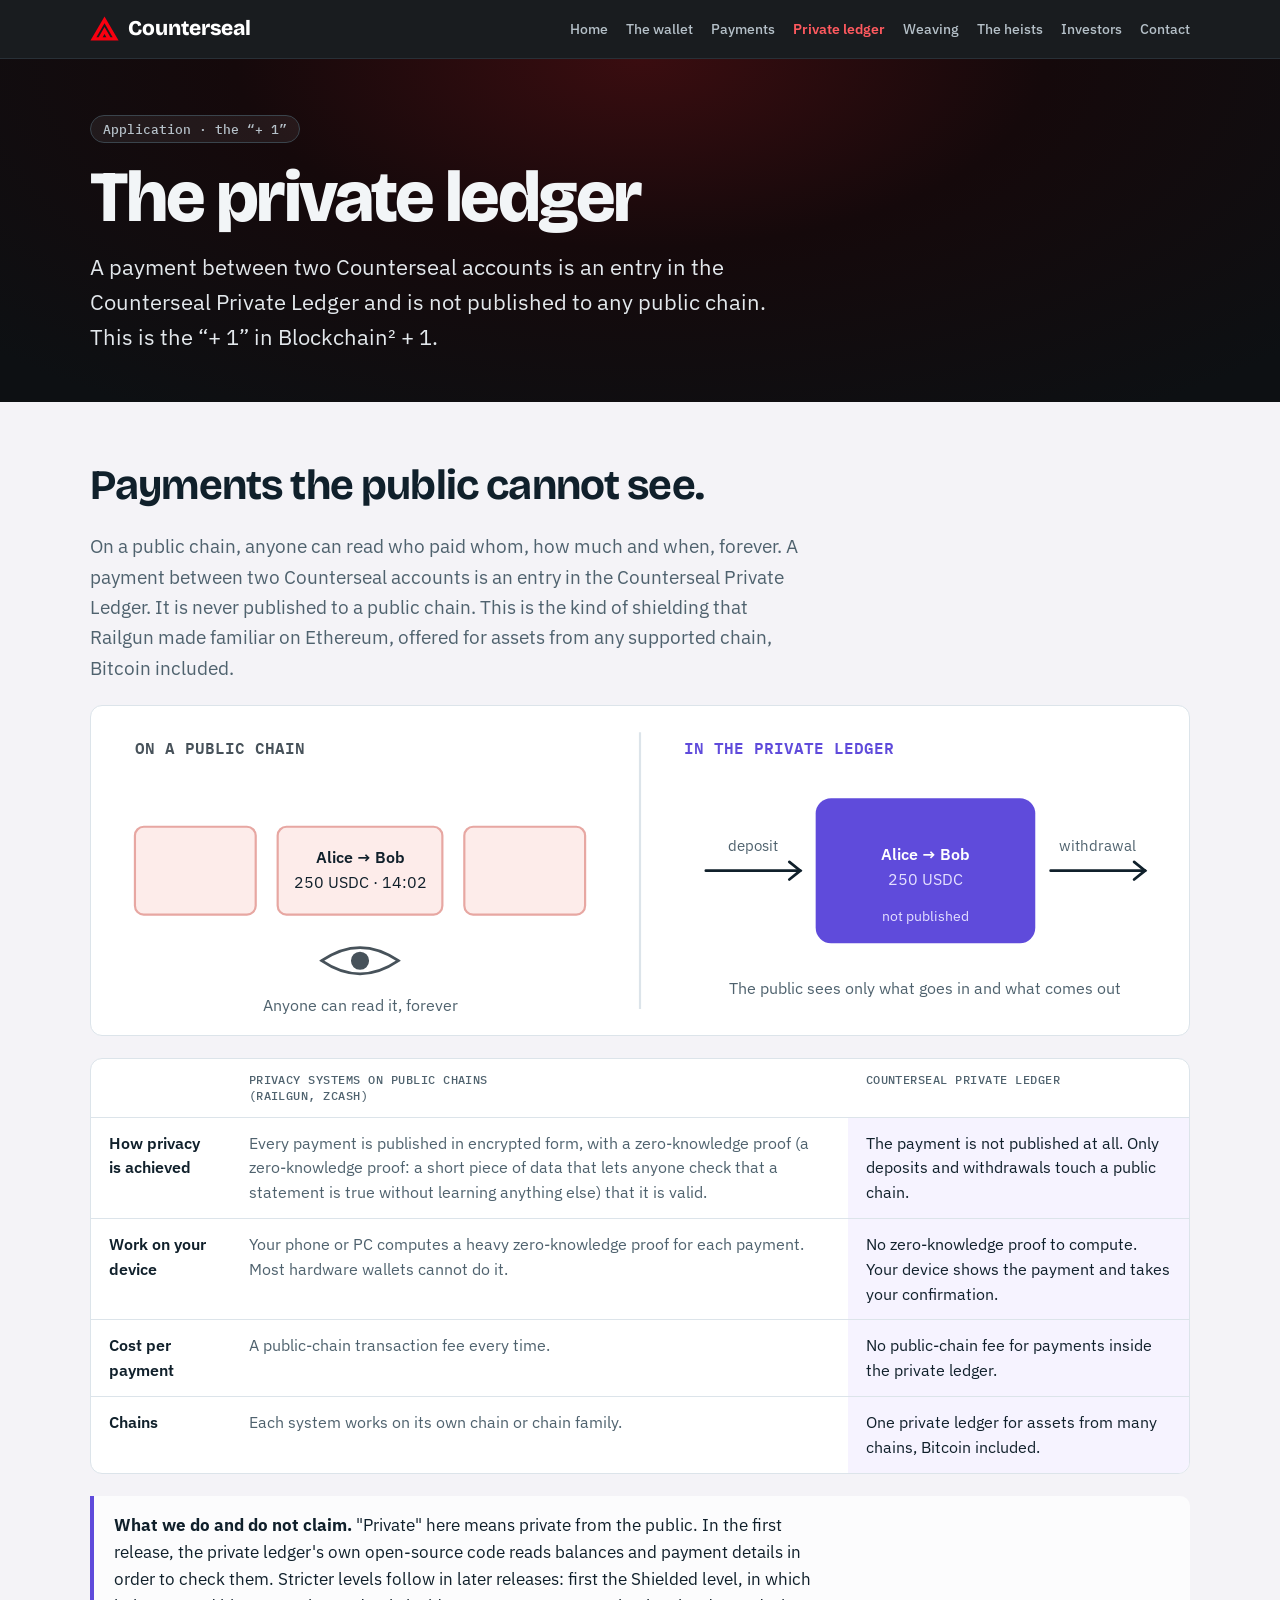
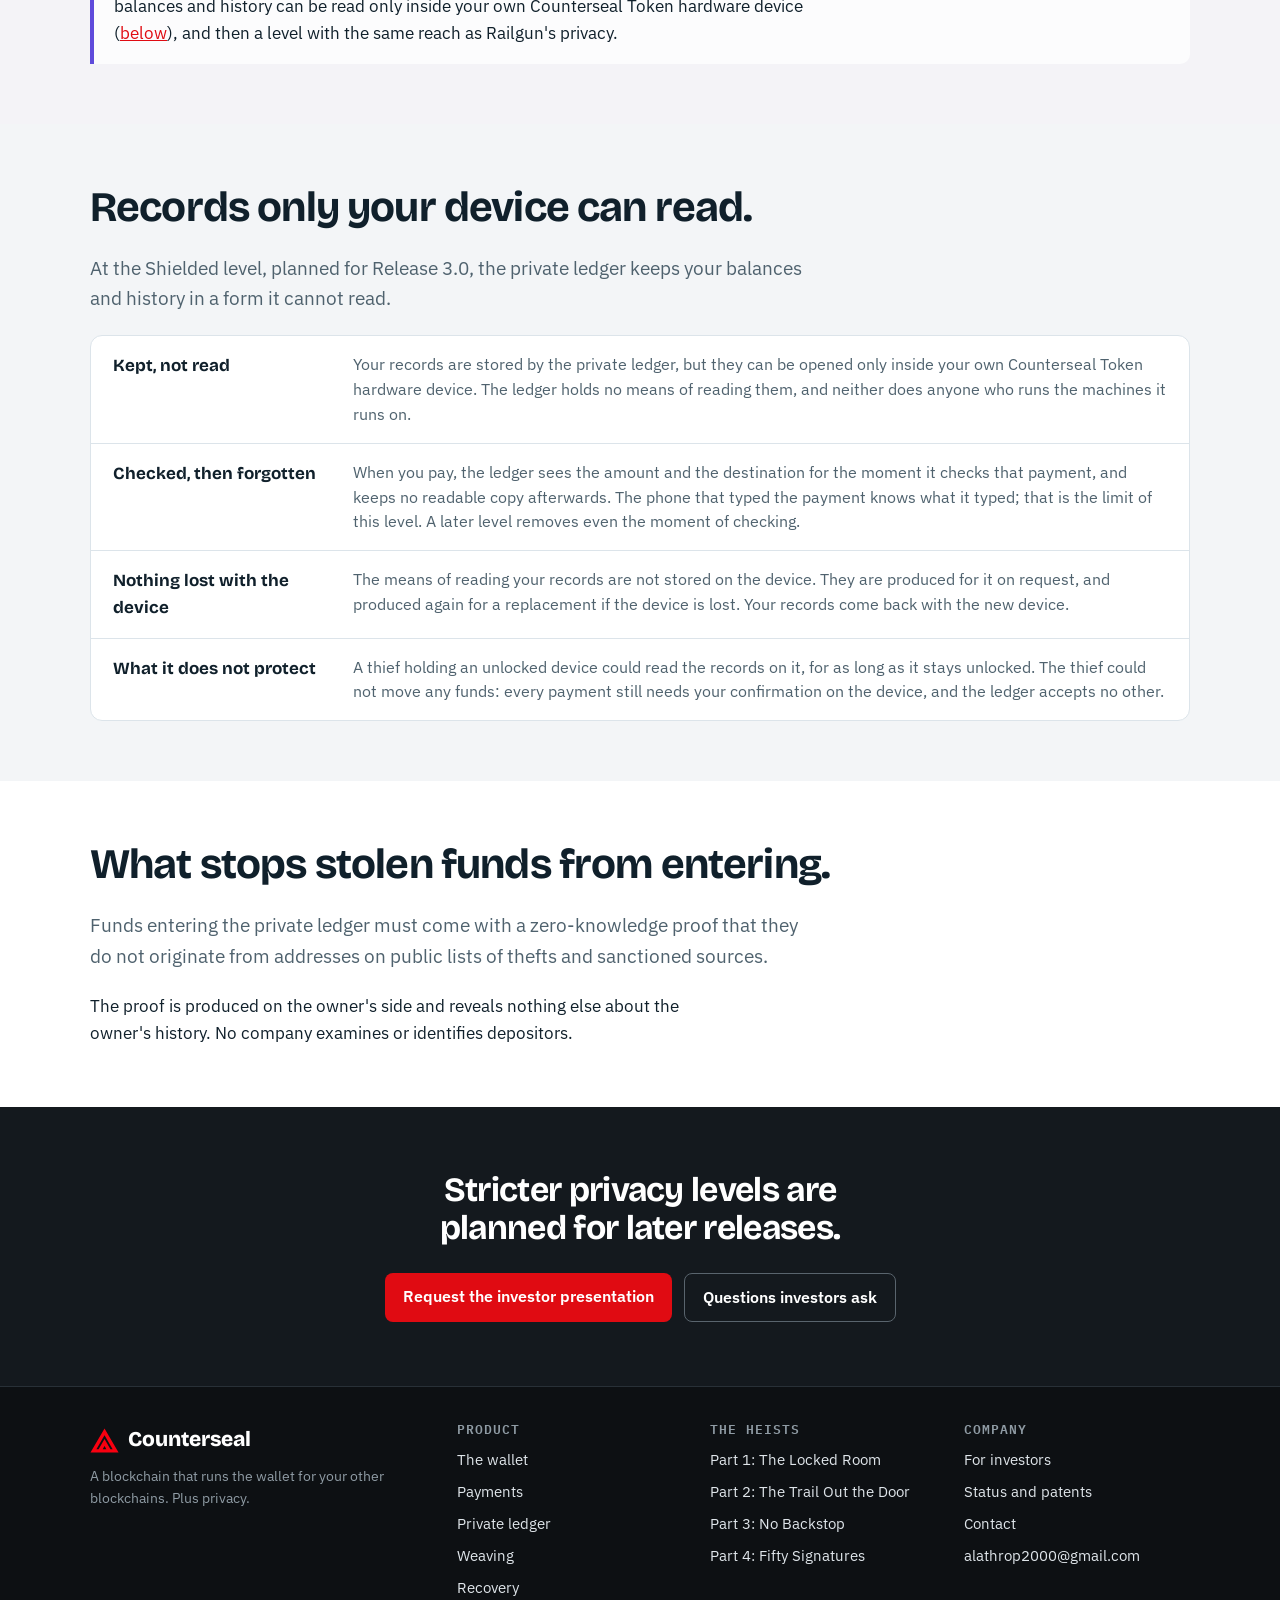
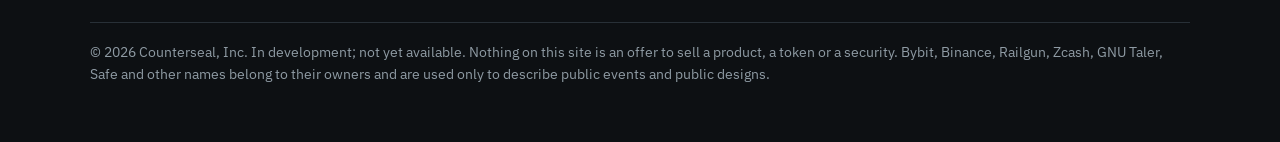
<file: privacy.html>
<!DOCTYPE html>
<html lang="en">
<head>
<meta charset="utf-8">
<meta name="viewport" content="width=device-width, initial-scale=1">
<title>Private ledger · Counterseal</title>
<!-- Counterseal_Website_Draft_v0_45 · 2026-11-14 · v0.45: wallet page, two sentences on the machines whose memory is encrypted by the processor itself, added at the founder direction of 2026-11-17 and stated as something Counterseal can use rather than something it depends on, since at the Shielded level the records are readable only inside the subscriber device. Three passages shortened by about as much as the addition, because the section is the longest on the page: the opening no longer makes the comparison with a company server twice, the card on governance no longer repeats it a third time, and the count of countries is left to the map below. v0.44: the thing that runs on the Internet Computer is named a canister smart contract, the platform term, in place of program, at the founder direction of 2026-11-17. It is defined at its first appearance on each page, which on the wallet page is directly under the picture that carries the words Canister Smart Contract. Where the text compares the platform with others, the comparison is now contract to contract: on most blockchains a smart contract is a small piece of logic over a ledger, and here it is the whole thing. The word program is kept only for ordinary software on ordinary computers. v0.43: the wallet page reviewed at the width of a phone. On a narrow screen the map now shows the world band alone: the panel for Europe and the key are cropped away rather than shrunk to nothing, which also removes three unexplained dots left behind when the labels of the key were hidden. The two photographs and the device illustration are loaded only as the reader reaches them. Nothing else changed. v0.42: the three figures and the comparison with a company-run service stay on the investors page only, so the wallet page carries the map and its caption and nothing that the section above it has already said. v0.42: the map moves from the investors page to the wallet page, at the founder direction of 2026-11-17, where the reader first meets the second blockchain and the picture of it; it follows the section that explains what running on a blockchain means. The investors page keeps the same three figures and the comparison with a company-run service, without the map, and points to it. v0.41: wallet page, founder direction of 2026-11-17. The box marked ICP in the second picture is now answered directly under the pictures, where the reader meets it, in three sentences with a link to the section that explains it. That section and the round-trip block are shortened, so the page is no longer than it was before the answer was added. v0.40: a defect in the style sheet corrected with it: the headings of the cards in the two new sections, and this new heading, named a font variable that does not exist, so they were rendering at body size. v0.40: wallet page, the close of the section on running on a blockchain rewritten at the founder direction of 2026-11-17, from a one-line pointer to a statement of why this platform was chosen: a program here keeps its own memory and records, serves its own pages, reaches the web by itself, and can hold a key, so it can sign for Bitcoin and Ethereum without a bridge or a custodian. The two cards are retitled A program no company owns and A key nobody holds. The map link now follows that statement. v0.39: founder direction of 2026-11-17. The figure of tiles on the wallet page is removed; the map carries that idea, and the section now points to it. How many machines a program runs on is stated as a choice made when it is published, not as a fixed property: the ordinary group is thirteen, the largest the network offers is thirty-four today, different programs may run on different groups, and Counterseal takes the largest for the part that deals with the signing keys. The map section says the same in one line. v0.38: wallet page, new section What it means that your wallet runs on a blockchain, at the founder direction of 2026-11-17, placed where the reader first meets the idea that a blockchain runs the wallet software: a figure of the machines of the group as tiles, all carrying the same code, and twelve of the thirty-four lit for one signature, with what follows from each; a link from there to the map of where those machines are. v0.37: the map on the investors page redrawn so it can be read: every country named on the map, a zoomed panel for Europe where fourteen of the machines sit within a few hundred miles of each other, a key for one, two and three machines per country, and the map edge faded into the panel; the caption no longer repeats the figure and now names the seventeen countries with one machine each. On a phone the names are hidden and the caption carries them. v0.36: investors page, new section Where the machines are, at the founder direction of 2026-11-17: a world map of the 34 machines that hold the signing keys, with the countries, the number that would have to act together, and the second group that holds a backup copy; the answer on the remaining risk now carries the same figures and links to it. Figures read from the Internet Computer dashboard on 2026-11-17 and dated on the page, since membership changes by governance vote. v0.35: the device is named Counterseal Token hardware device at the first mention on each page where it was named without those words, at the founder direction of 2026-11-17: the investors page answer on the remaining risk, the wallet page round-trip block, and the private-ledger page sentence on the stricter levels. Later mentions on the same page keep the short name. v0.34: investors page, two new questions, at the founder direction of 2026-11-17. (1) Services that split the signing key (Zengo, Fireblocks): splitting a key answers who can take the funds alone, not what decides when a signature is produced; the Binance wallet system used split-key signing and the largest theft on record still happened; each company publishes a plan for its own failure, described from its own documentation and from court reporting, and in Counterseal no company holds a share or has to act. (2) Shared transaction services for accounts with several approvers (the Safe class): what those services leave in the browser, how the Bybit attack went through it, and the same account expressed in Counterseal at the level the first provisional application describes, with the limits stated. Nothing of the institutional policy model beyond that level appears, because it is not yet covered by a filing. v0.33: founder directions of 2026-11-16 on the hand-off note for round-trip exposure and platform reliability. Wallet page, first section: the two figure captions now point at the arrows, and a new block under the figures states in full that an ordinary wallet lets the phone handle the transaction twice and that in Counterseal the signed transaction never comes back to the phone, with a statement that nearly every self-custody wallet works the first way; the phrase no return leg is replaced, because the phone still learns the outcome; step 4 says so. Investors page: the answer to the narrow-bet question now defends the platform itself (no reported theft from its agreement among machines, its signing cryptography or its separation of programs; reported failures were temporary and recovered; contrast with Pegasus on phones) before the standby; new question on the remaining risk, stating the one-third threshold, what a single machine can read, and that the Shielded level keeps private records where the machines cannot read them. v0.32: the word proof: the cryptographic sense is named once per page as a zero-knowledge proof, with a one-line definition at its first use on the home, private-ledger and investors pages; the wallet page no longer uses proof for authentication credentials. Founder question 2026-11-16. v0.32: the Counterseal mark in the menu bar now always returns to the top of the home page: the scroll reset is repeated shortly after the page opens, because the viewer can restore an old scroll position after the first reset, and a click on the mark while already on the home page scrolls to its top instead of reloading. v0.30: private-ledger page, new section Records only your device can read, describing the sealed storage of the Shielded level at the level PPA 4 states it, with its limit (the ledger sees amount and destination only while checking) and recovery to a replacement device; the claims paragraph and the Release 3.0 row name the level; founder decision 2026-11-16. v0.29: the service that keeps private balances is named the Counterseal Private Ledger on every public surface, with the short form the private ledger in lower case; the bare name the Ledger is retired from the site, and Ledger, the hardware-wallet maker, is described as such at its first appearance on each page; menu and footer labels changed from Private balance to Private ledger. Founder decision 2026-11-16. v0.28: menu bar, the red marker for the current page: Contact and The heists, which point to a place inside the investors and home pages, are now marked when that place is open, and the marker moves when the reader goes elsewhere on the page; the red hover colour applies only on devices with a mouse pointer, since on touch screens a tapped link kept it. v0.27: every page now opens at its very top. The script that reset the scroll position on load also scrolled the main content to the top edge of the window, which put it under the fixed menu bar by the bar height on every page; that call is removed and the reset is made without animation. v0.26: weaving page, first section: the heading Two words, defined did not show which two words, because they appeared only as small grey labels; the heading now names them (Orderflow and weaving, defined) and each word is the large title of its card, with its definition directly beneath; no other text changed. v0.25: weaving described as broader than matching, at the founder request of 2026-11-15: new section Weaving is more than matching with a new diagram and five forms (match, combine, change the route, choose the block builder, deliver privately); value section reduced to return and receipt, with the statement of who receives the value moved into it; definition, step text, home card and the investor answer on trade execution extended to match; the old diagram, which showed a Bitcoin payment and the labels no exchange fee and nobody sees your order first, is replaced. v0.24: investor question on trade execution answered at more length at the founder request of 2026-11-15: the converging unsigned flow as the advantage, the sign-first constraint of other wallets with MetaMask Smart Transactions as the example, weaving as the use of the flow. v0.23: weaving page, definition of weaving rewritten at the founder request of 2026-11-15 to state the advantage: an ordinary wallet signs first, so a collected transaction can only be ordered; Counterseal signs last, so it can still be matched, merged or rearranged; the phrase on serving the owner best removed. v0.22: the status line made inconspicuous at the founder request of 2026-11-15: left-aligned at the bottom of the first dark block, smaller, muted grey, without its outline. v0.21: the status line (In development, not yet available) moved from above the headline to the bottom of the first dark block, below the two buttons, at the founder request of 2026-11-15. v0.20: the triangle mark confirmed by the founder on 2026-11-15 as the provisional logo, shared with Ai-Fi for now; browser-tab icon files added (favicon.ico and apple-touch-icon.png) beside the drawn icon; img/counterseal-logo-provisional.svg now holds the triangle mark and the twin-peaks drawing is removed; buttons and links keep the darker red because white text on it is easier to read. v0.19: trial of a different logo mark at the founder request of 2026-11-15: the triangle mark from the supplied icon file, redrawn without its lettering, in its red (#f80010); the same red applied to the superscript 2 and the statistics figures; the twin-peaks mark is kept in img/ for comparison. v0.18: mixed colour scheme chosen by the founder on 2026-11-15: dark menu bar, page headings, closing band and footer; white and pale grey reading sections in place of the pale coloured ones; no change to any text. v0.17: weaving added as a third application with its own page, following the founder decision of 2026-11-15; the section on value returned from transactions moved from the wallet page to it; home page now shows the wallet and three applications. v0.16: home page, theft section: four published figures on where losses occur (Chainalysis) and a statement that the weaknesses are structural; investors page: new question on a blockchain versus company-run servers, stating in full what a subscriber relies on. v0.15: home page, the second of the three industry problems corrected: hardware wallets now handle shielded Zcash (Ledger since September 2026, Keystone earlier), so the statement that no hardware wallet offers private payments was too broad. v0.14: the home-page diagram now shows six named blockchains and a marker for many more, in place of three chains and two stablecoins; the caption names stablecoins as assets. v0.13: the device in the home-page diagram is now tilted and larger, matching the illustration on the wallet page. v0.12: the superscript 2 is now red, in the headline formula and on the second explanation card; the first card title and its top border are now dark, so the three cards carry the same colours as the three parts of the headline. v0.11: the second explanation card on the home page is now titled with the whole term, the word in grey and the superscript 2 in violet at full size, in place of a lone small superscript. v0.10: logo changed to the twin-peaks mark (option A1) in bright red; site colours changed from teal to red to match; attack warnings changed from red to dark grey so the brand colour is not the warning colour. v0.9: split into pages (home, the wallet, payments, private balance, investors) following the founder decision of 2026-11-14 that Counterseal is a base wallet with two applications; section numbers removed; provisional logo mark, browser-tab icon and page descriptions added; full footer; contact details supplied by the founder; payments page added. Earlier history is in v0.8. Not cleared for publication. -->
<meta name="description" content="Payments between Counterseal accounts are entries in the Counterseal Private Ledger and are never published to a public chain. Private from the public, for assets from many chains.">
<meta property="og:title" content="Private ledger · Counterseal">
<meta property="og:description" content="Payments between Counterseal accounts are entries in the Counterseal Private Ledger and are never published to a public chain. Private from the public, for assets from many chains.">
<meta property="og:type" content="website">
<link rel="icon" href="data:image/svg+xml,%3Csvg xmlns='http://www.w3.org/2000/svg' viewBox='11.5 1.5 64 60'%3E%3Cpath fill-rule='evenodd' fill='%23f80010' d='M43.5 6.5L73 57H14ZM43.5 20.5L60.5 50H56L43.5 28.5L31 50H26.5ZM43.5 43.5L47.3 50H39.7Z'/%3E%3C/svg%3E">
<link rel="preconnect" href="https://fonts.googleapis.com">
<link rel="preconnect" href="https://fonts.gstatic.com" crossorigin>
<link href="https://fonts.googleapis.com/css2?family=Bricolage+Grotesque:opsz,wght@12..96,500;12..96,700;12..96,800&family=IBM+Plex+Sans:ital,wght@0,400;0,500;0,600;1,400&family=IBM+Plex+Mono:wght@400;500;600&display=swap" rel="stylesheet">
<link rel="icon" href="favicon.ico" sizes="any">
<link rel="apple-touch-icon" href="apple-touch-icon.png">
<link rel="stylesheet" href="css/site.css">
</head>
<body>

<header class="nav" id="pagetop">
  <div class="wrap">
    <a class="brand" href="index.html" aria-label="Counterseal home"><svg class="mark" viewBox="13 5.5 61 52.5" aria-hidden="true"><path fill-rule="evenodd" fill="#f80010" d="M43.5 6.5L73 57H14ZM43.5 20.5L60.5 50H56L43.5 28.5L31 50H26.5ZM43.5 43.5L47.3 50H39.7Z"/></svg> Counterseal</a>
    <nav aria-label="Pages"><a href="index.html">Home</a><a href="wallet.html">The wallet</a><a href="payments.html">Payments</a><a href="privacy.html" aria-current="page">Private ledger</a><a href="weaving.html">Weaving</a><a href="index.html#series">The heists</a><a href="investors.html">Investors</a><a href="investors.html#contact">Contact</a></nav>
  </div>
</header>

<main id="top">
<svg width="0" height="0" style="position:absolute" aria-hidden="true" focusable="false">
  <defs>
    <linearGradient id="ctEdge" x1="0" y1="0" x2="1" y2="1"><stop offset="0" stop-color="#c9d2d8"/><stop offset=".28" stop-color="#5a666e"/><stop offset=".62" stop-color="#2a3339"/><stop offset="1" stop-color="#9aa6ad"/></linearGradient>
    <linearGradient id="ctBody" x1="0" y1="0" x2="0" y2="1"><stop offset="0" stop-color="#252d33"/><stop offset="1" stop-color="#0c1114"/></linearGradient>
    <radialGradient id="ctScr" cx=".5" cy=".3" r=".9"><stop offset="0" stop-color="#0c3340"/><stop offset=".6" stop-color="#06202a"/><stop offset="1" stop-color="#03131a"/></radialGradient>
    <linearGradient id="ctGlare" x1="0" y1="0" x2="1" y2="1"><stop offset="0" stop-color="#fff" stop-opacity=".2"/><stop offset=".45" stop-color="#fff" stop-opacity=".03"/><stop offset="1" stop-color="#fff" stop-opacity="0"/></linearGradient>
    <radialGradient id="ctBtn" cx=".38" cy=".32" r=".8"><stop offset="0" stop-color="#59646b"/><stop offset=".55" stop-color="#262e33"/><stop offset="1" stop-color="#11161a"/></radialGradient>
    <filter id="ctGlow" x="-60%" y="-60%" width="220%" height="220%"><feGaussianBlur stdDeviation="5"/></filter>
    <filter id="ctSoft" x="-40%" y="-40%" width="180%" height="180%"><feGaussianBlur stdDeviation="11"/></filter>
    <clipPath id="ctGlass"><rect x="14" y="14" width="232" height="384" rx="19"/></clipPath>
  </defs>
  <symbol id="ct-device" viewBox="0 0 260 440">
    <ellipse cx="136" cy="420" rx="104" ry="13" fill="#10202b" opacity=".3" filter="url(#ctSoft)"/>
    <rect x="5" y="6" width="254" height="406" rx="29" fill="#070a0c"/>
    <rect x="1" y="1" width="254" height="406" rx="29" fill="url(#ctEdge)"/>
    <rect x="4" y="4" width="248" height="400" rx="26.5" fill="url(#ctBody)"/>
    <rect x="14" y="14" width="232" height="384" rx="19" fill="#05080a"/>
    <rect x="20" y="20" width="220" height="300" rx="13" fill="url(#ctScr)"/>
    <g font-family="IBM Plex Sans, sans-serif">
      <rect x="34" y="34" width="9" height="8" rx="1.6" fill="#7fd6a4"/><path d="M35.6 34v-2.6a2.9 2.9 0 0 1 5.8 0V34" fill="none" stroke="#7fd6a4" stroke-width="1.5"/>
      <text x="50" y="42" font-size="11" font-weight="600" fill="#9fc3cc" letter-spacing=".5">COUNTERSEAL</text>
      <text x="226" y="42" font-size="10.5" fill="#6f909a" text-anchor="end">Verified</text>
      <text x="34" y="82" font-size="14" fill="#bfe1e8">Send</text>
      <text x="34" y="118" font-family="Bricolage Grotesque, sans-serif" font-size="33" font-weight="700" fill="#fff" letter-spacing="-.8">250.00</text>
      <text x="150" y="118" font-size="15" font-weight="600" fill="#8fd0dc">USDC</text>
      <g stroke="#1c4250" stroke-width="1"><path d="M34 140H226"/><path d="M34 180H226"/><path d="M34 220H226"/><path d="M34 260H226"/></g>
      <g font-size="11" fill="#6f909a"><text x="34" y="157">To</text><text x="34" y="197">Address</text><text x="34" y="237">Network</text></g>
      <g font-size="13.5" fill="#e6f4f7" text-anchor="end"><text x="226" y="170">Vendor DCMA</text><text x="226" y="210" font-family="IBM Plex Mono, monospace" font-size="12.5">0x4a33…9fc0</text><text x="226" y="250">Base</text></g>
      <text x="130" y="296" font-size="11.5" fill="#f2b673" text-anchor="middle">Hold the button to confirm</text>
    </g>
    <path d="M14 14H150L52 398H14Z" fill="url(#ctGlare)" clip-path="url(#ctGlass)"/>
    <circle cx="130" cy="359" r="26" fill="#e8811a" opacity=".75" filter="url(#ctGlow)"/>
    <circle cx="130" cy="359" r="24" fill="none" stroke="#ffb45e" stroke-width="2.6"/>
    <circle cx="130" cy="359" r="20" fill="url(#ctBtn)"/>
    <circle cx="130" cy="359" r="20" fill="none" stroke="#000" stroke-opacity=".55" stroke-width="1"/>
    <path d="M117 350a16 16 0 0 1 17-6" fill="none" stroke="#fff" stroke-opacity=".28" stroke-width="1.6" stroke-linecap="round"/>
  </symbol>
</svg>
<div class="pagehead"><div class="wrap"><span class="status">Application · the “+ 1”</span><h1>The private ledger</h1><p class="lead">A payment between two Counterseal accounts is an entry in the Counterseal Private Ledger and is not published to any public chain. This is the “+ 1” in Blockchain² + 1.</p></div></div>
<section id="privacy" class="lilac">
  <div class="wrap sec">
    <div class="body">
      <h2>Payments the public cannot see.</h2>
      <p class="lead">On a public chain, anyone can read who paid whom, how much and when, forever. A payment between two Counterseal accounts is an entry in the Counterseal Private Ledger. It is never published to a public chain. This is the kind of shielding that Railgun made familiar on Ethereum, offered for assets from any supported chain, Bitcoin included.</p>
      <figure>
        <svg viewBox="0 0 1000 300" role="img" aria-label="Left: on a public chain, a payment from Alice to Bob of 250 USDC is written in a block that everyone can read. Right: in the Counterseal Private Ledger, the same payment stays inside; the public sees only a deposit going in and a withdrawal coming out." style="background:#fff">
          <g font-family="IBM Plex Sans, sans-serif">
            <text x="40" y="44" font-family="IBM Plex Mono, monospace" font-size="15" font-weight="600" fill="#47525a">ON A PUBLIC CHAIN</text>
            <g fill="#fdecea" stroke="#e7a7a2" stroke-width="2"><rect x="40" y="110" width="110" height="80" rx="8"/><rect x="170" y="110" width="150" height="80" rx="8"/><rect x="340" y="110" width="110" height="80" rx="8"/></g>
            <text x="245" y="143" text-anchor="middle" font-size="15" font-weight="600" fill="#10202b">Alice → Bob</text>
            <text x="245" y="166" text-anchor="middle" font-size="15" fill="#10202b">250 USDC · 14:02</text>
            <g fill="none" stroke="#47525a" stroke-width="2.5"><path d="M210 232 q35 -24 70 0 q-35 24 -70 0z"/><circle cx="245" cy="232" r="7" fill="#47525a"/></g>
            <text x="245" y="278" text-anchor="middle" font-size="15" fill="#4f626e">Anyone can read it, forever</text>
            <line x1="500" y1="24" x2="500" y2="276" stroke="#dce4ea" stroke-width="2"/>
            <text x="540" y="44" font-family="IBM Plex Mono, monospace" font-size="15" font-weight="600" fill="#5f4bdb">IN THE PRIVATE LEDGER</text>
            <rect x="660" y="84" width="200" height="132" rx="14" fill="#5f4bdb"/>
            <text x="760" y="140" text-anchor="middle" font-size="15" font-weight="600" fill="#fff">Alice → Bob</text>
            <text x="760" y="163" text-anchor="middle" font-size="15" fill="#e4dfff">250 USDC</text>
            <text x="760" y="196" text-anchor="middle" font-size="12.5" fill="#e4dfff">not published</text>
            <g stroke="#10202b" stroke-width="2.5" fill="none" stroke-linecap="round"><path d="M560 150 H646"/><path d="M636 142 l10 8 l-10 8"/><path d="M874 150 H960"/><path d="M950 142 l10 8 l-10 8"/></g>
            <text x="603" y="132" text-anchor="middle" font-size="13.5" fill="#4f626e">deposit</text>
            <text x="917" y="132" text-anchor="middle" font-size="13.5" fill="#4f626e">withdrawal</text>
            <text x="760" y="262" text-anchor="middle" font-size="15" fill="#4f626e">The public sees only what goes in and what comes out</text>
          </g>
        </svg>
      </figure>
      <div class="tablewrap">
      <table class="vs">
        <thead><tr><th></th><th>Privacy systems on public chains<br>(Railgun, Zcash)</th><th>Counterseal Private Ledger</th></tr></thead>
        <tbody>
          <tr><td>How privacy is achieved</td><td>Every payment is published in encrypted form, with a zero-knowledge proof (a zero-knowledge proof: a short piece of data that lets anyone check that a statement is true without learning anything else) that it is valid.</td><td class="us">The payment is not published at all. Only deposits and withdrawals touch a public chain.</td></tr>
          <tr><td>Work on your device</td><td>Your phone or PC computes a heavy zero-knowledge proof for each payment. Most hardware wallets cannot do it.</td><td class="us">No zero-knowledge proof to compute. Your device shows the payment and takes your confirmation.</td></tr>
          <tr><td>Cost per payment</td><td>A public-chain transaction fee every time.</td><td class="us">No public-chain fee for payments inside the private ledger.</td></tr>
          <tr><td>Chains</td><td>Each system works on its own chain or chain family.</td><td class="us">One private ledger for assets from many chains, Bitcoin included.</td></tr>
        </tbody>
      </table>
      </div>
      <div class="callout" style="border-left-color:var(--violet)"><p><strong>What we do and do not claim.</strong> "Private" here means private from the public. In the first release, the private ledger's own open-source code reads balances and payment details in order to check them. Stricter levels follow in later releases: first the Shielded level, in which balances and history can be read only inside your own Counterseal Token hardware device (<a href="#sealed">below</a>), and then a level with the same reach as Railgun's privacy.</p></div>
    </div>
  </div>
</section>
<section id="sealed" class="sky">
  <div class="wrap"><div class="body">
    <h2>Records only your device can read.</h2>
    <p class="lead">At the Shielded level, planned for Release 3.0, the private ledger keeps your balances and history in a form it cannot read.</p>
    <div class="rows">
      <div><b>Kept, not read</b><span>Your records are stored by the private ledger, but they can be opened only inside your own Counterseal Token hardware device. The ledger holds no means of reading them, and neither does anyone who runs the machines it runs on.</span></div>
      <div><b>Checked, then forgotten</b><span>When you pay, the ledger sees the amount and the destination for the moment it checks that payment, and keeps no readable copy afterwards. The phone that typed the payment knows what it typed; that is the limit of this level. A later level removes even the moment of checking.</span></div>
      <div><b>Nothing lost with the device</b><span>The means of reading your records are not stored on the device. They are produced for it on request, and produced again for a replacement if the device is lost. Your records come back with the new device.</span></div>
      <div><b>What it does not protect</b><span>A thief holding an unlocked device could read the records on it, for as long as it stays unlocked. The thief could not move any funds: every payment still needs your confirmation on the device, and the ledger accepts no other.</span></div>
    </div>
  </div></div>
</section>
<section id="screening">
  <div class="wrap"><div class="body">
    <h2>What stops stolen funds from entering.</h2>
    <p class="lead">Funds entering the private ledger must come with a zero-knowledge proof that they do not originate from addresses on public lists of thefts and sanctioned sources.</p>
    <p>The proof is produced on the owner's side and reveals nothing else about the owner's history. No company examines or identifies depositors.</p>
  </div></div>
</section>
<section class="ctaband"><div class="wrap"><h2>Stricter privacy levels are planned for later releases.</h2><div class="cta"><a class="btn" href="investors.html#contact">Request the investor presentation</a><a class="btn alt" href="investors.html">Questions investors ask</a></div></div></section>

</main>

<footer>
  <div class="wrap">
    <div class="fcols">
      <div><a class="brand" href="index.html"><svg class="mark" viewBox="13 5.5 61 52.5" aria-hidden="true"><path fill-rule="evenodd" fill="#f80010" d="M43.5 6.5L73 57H14ZM43.5 20.5L60.5 50H56L43.5 28.5L31 50H26.5ZM43.5 43.5L47.3 50H39.7Z"/></svg> Counterseal</a><p class="small">A blockchain that runs the wallet for your other blockchains. Plus privacy.</p></div>
      <div><h4>Product</h4><a href="wallet.html">The wallet</a><a href="payments.html">Payments</a><a href="privacy.html">Private ledger</a><a href="weaving.html">Weaving</a><a href="wallet.html#recovery">Recovery</a></div>
      <div><h4>The heists</h4><a href="heist-1.html">Part 1: The Locked Room</a><a href="heist-2.html">Part 2: The Trail Out the Door</a><a href="heist-3.html">Part 3: No Backstop</a><a href="heist-4.html">Part 4: Fifty Signatures</a></div>
      <div><h4>Company</h4><a href="investors.html">For investors</a><a href="investors.html#today">Status and patents</a><a href="investors.html#contact">Contact</a><a href="mailto:alathrop2000@gmail.com">alathrop2000@gmail.com</a></div>
    </div>
    <p class="small legal">© 2026 Counterseal, Inc. In development; not yet available. Nothing on this site is an offer to sell a product, a token or a security. Bybit, Binance, Railgun, Zcash, GNU Taler, Safe and other names belong to their owners and are used only to describe public events and public designs.</p>
  </div>
</footer>

<script>
/* Open every page at its top. Without this, the viewer keeps the scroll position of the page the reader came from. The reset uses the window only; scrolling the main element into view would place it under the fixed menu bar. */
(function(){function up(){if(location.hash.length>1)return;try{var d=document.documentElement,b=d.style.scrollBehavior;d.style.scrollBehavior="auto";window.scrollTo(0,0);d.style.scrollBehavior=b;}catch(e){}}
if("scrollRestoration" in history){try{history.scrollRestoration="manual";}catch(e){}}
up();window.addEventListener("pageshow",up);window.addEventListener("load",function(){up();setTimeout(up,60);setTimeout(up,300);});})();
</script>
<script>
/* Mark the menu link for the open page. A link to a place inside a page (Contact, The heists) is marked while that place is open. */
(function(){var links=document.querySelectorAll("header.nav nav a");function page(){var p=location.pathname.split("/").pop()||"index.html";return p;}
function mark(){var here=page()+location.hash,hit=null;for(var i=0;i<links.length;i++){var h=links[i].getAttribute("href");if(h===here){hit=links[i];}}
if(!hit){for(var j=0;j<links.length;j++){var g=links[j].getAttribute("href");if(g.indexOf("#")<0&&g===page()){hit=links[j];}}}
for(var k=0;k<links.length;k++){if(links[k]===hit){links[k].setAttribute("aria-current","page");}else{links[k].removeAttribute("aria-current");}}}
mark();window.addEventListener("hashchange",mark);
var brand=document.querySelector("header.nav a.brand");if(brand){brand.addEventListener("click",function(e){if(page()==="index.html"&&!location.hash){e.preventDefault();var d=document.documentElement,b=d.style.scrollBehavior;d.style.scrollBehavior="auto";window.scrollTo(0,0);d.style.scrollBehavior=b;}});}})();
</script>
</body>
</html>
</file>
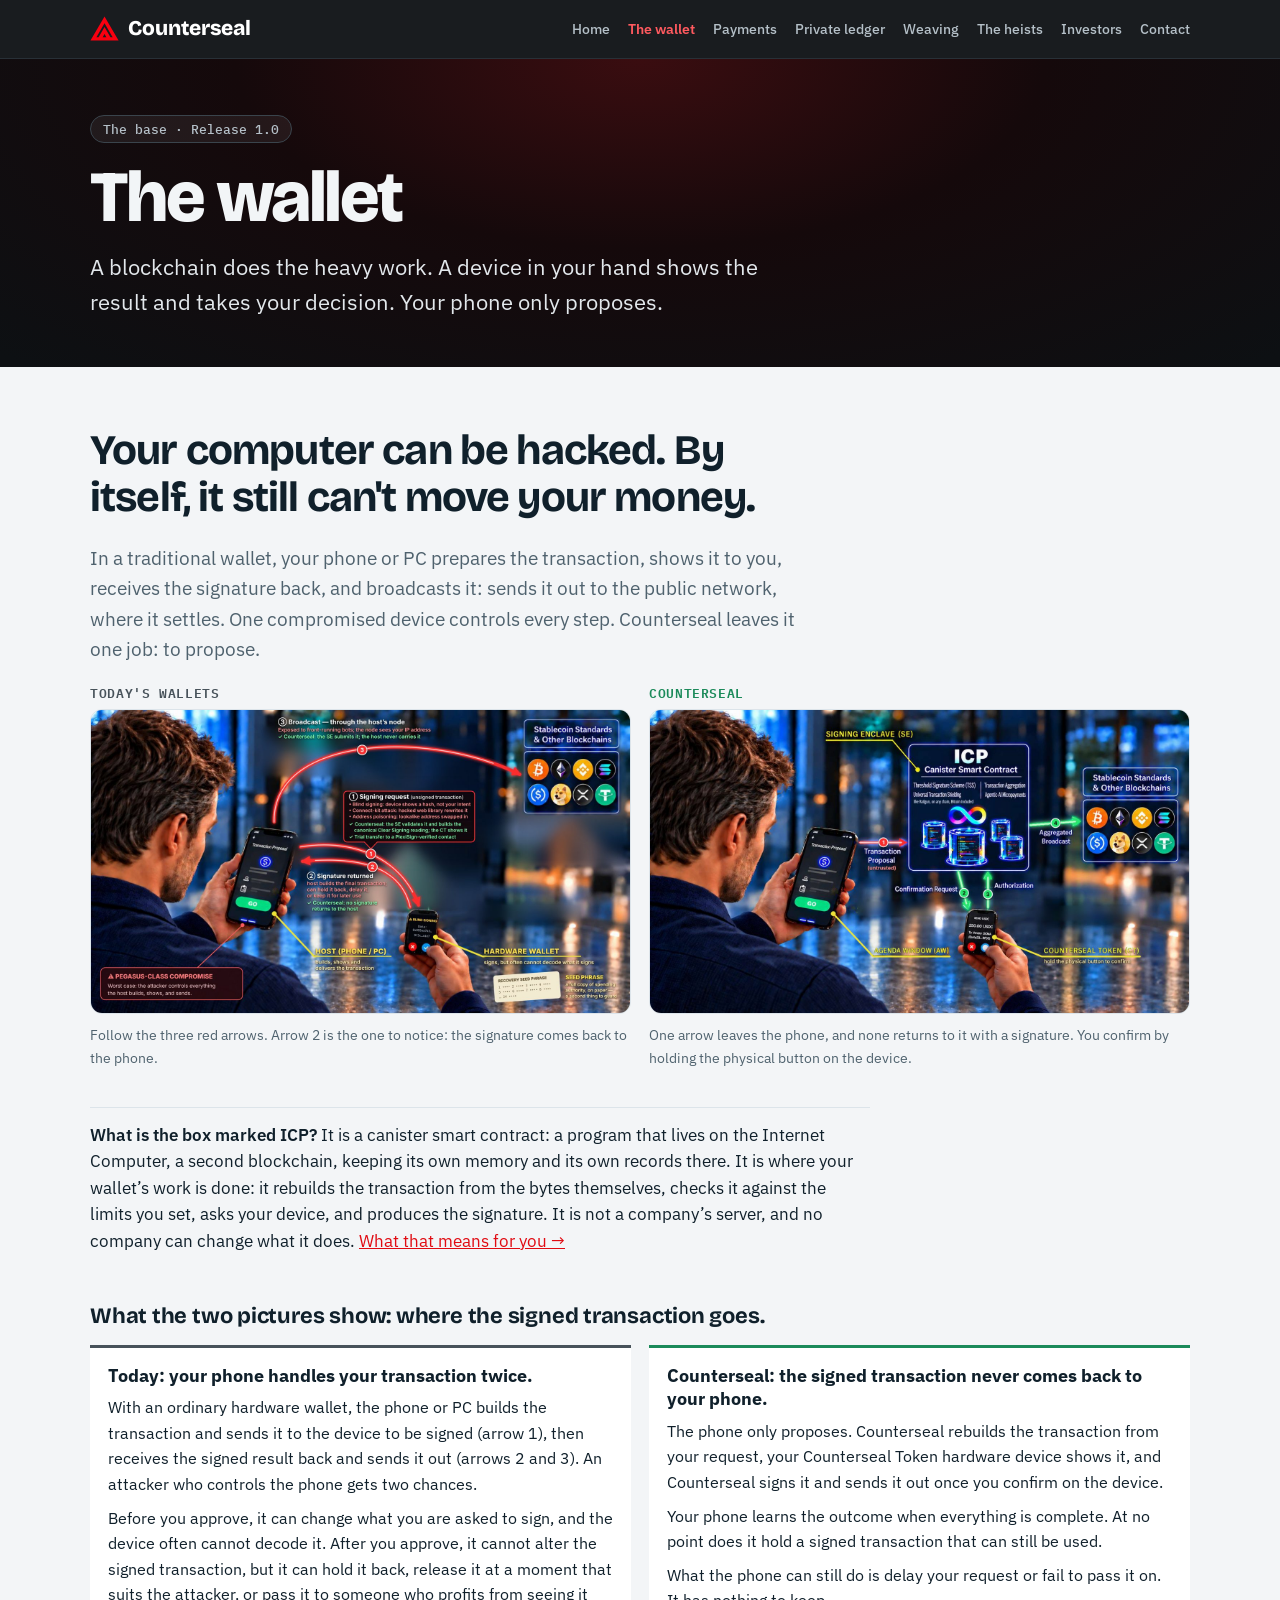
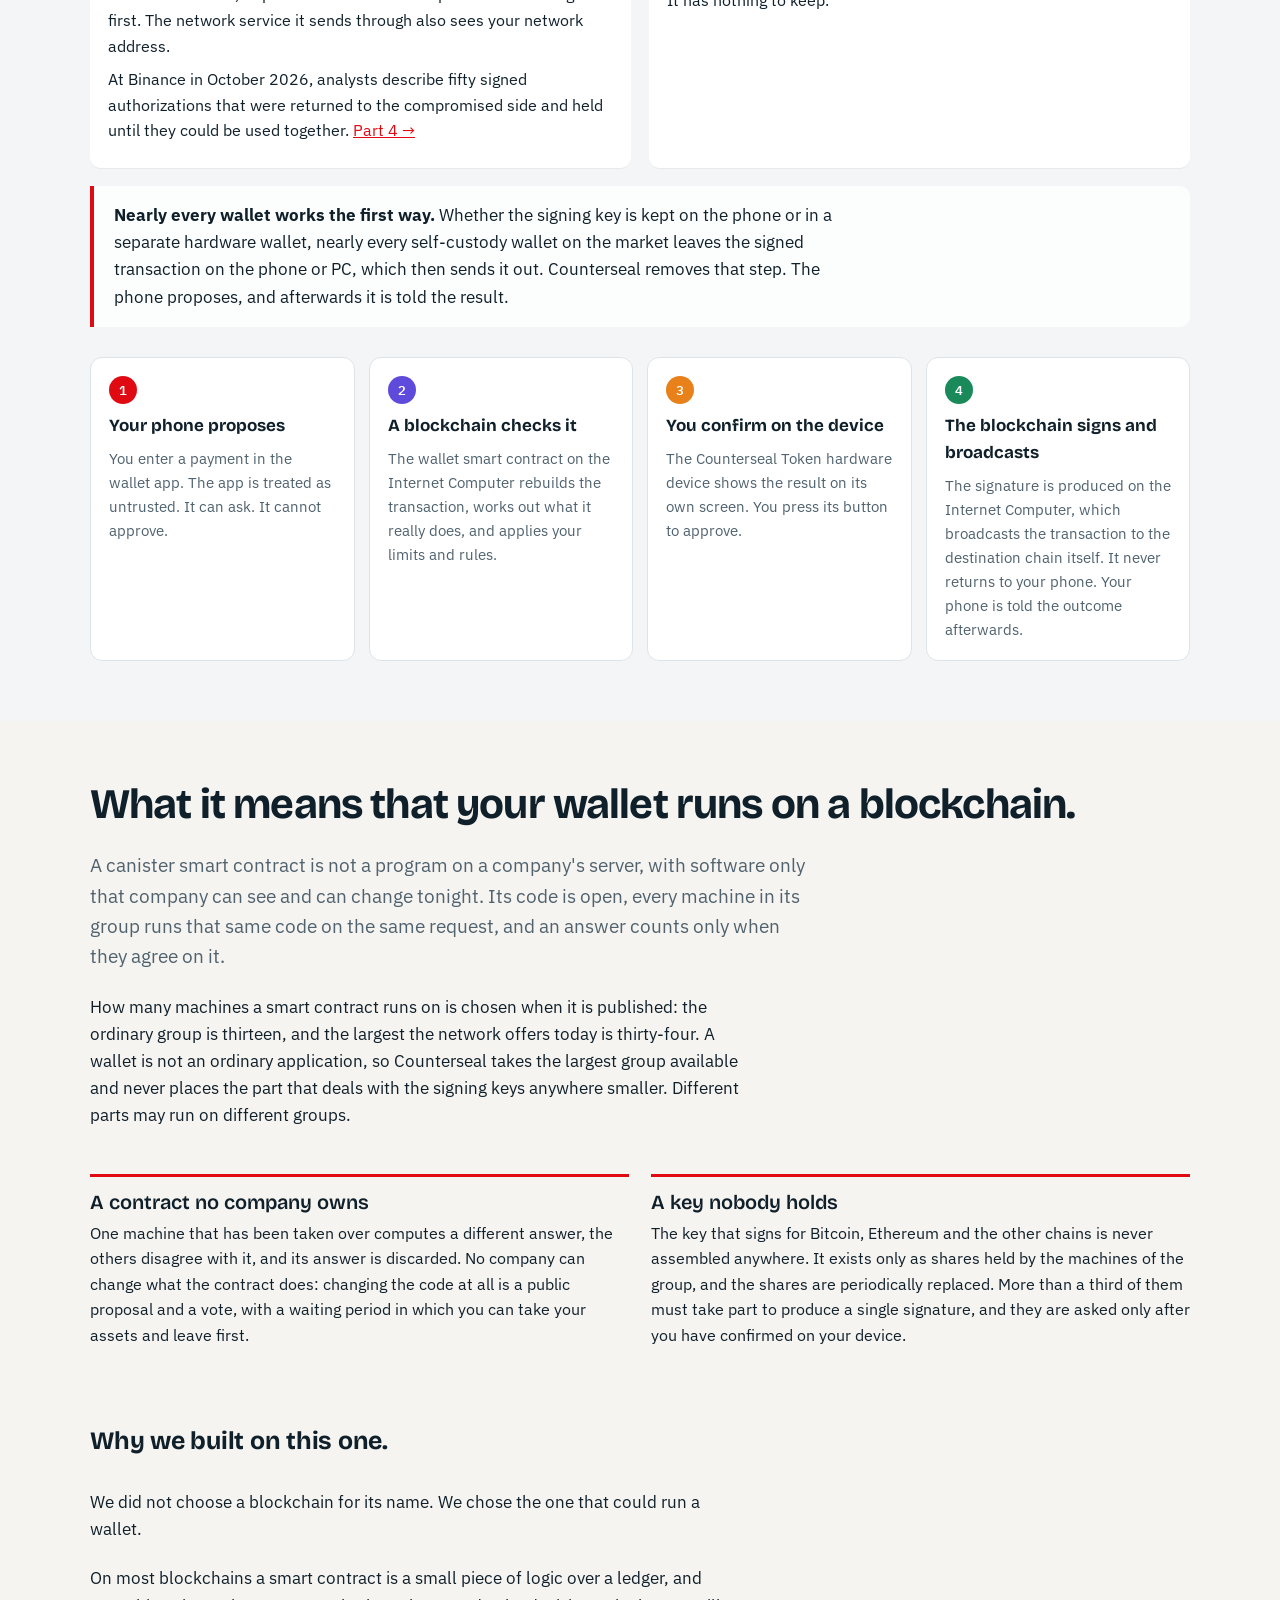
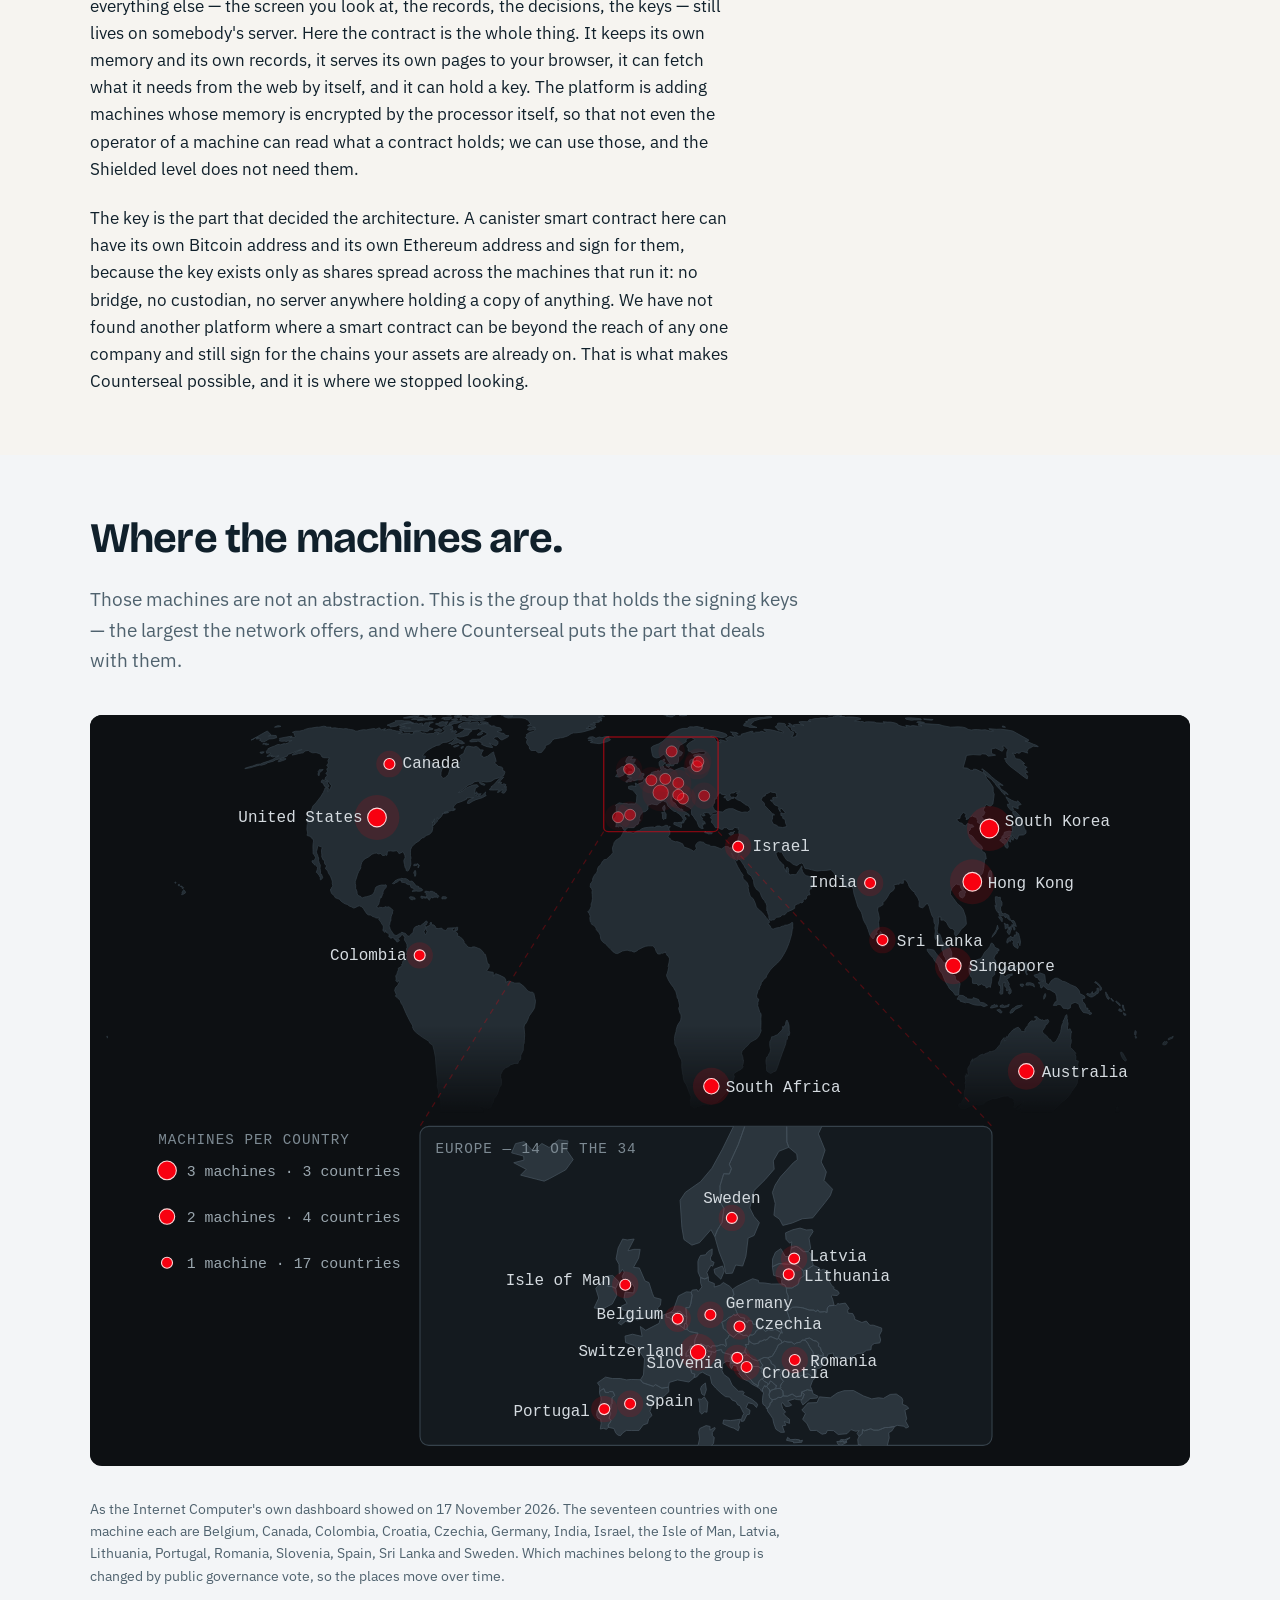
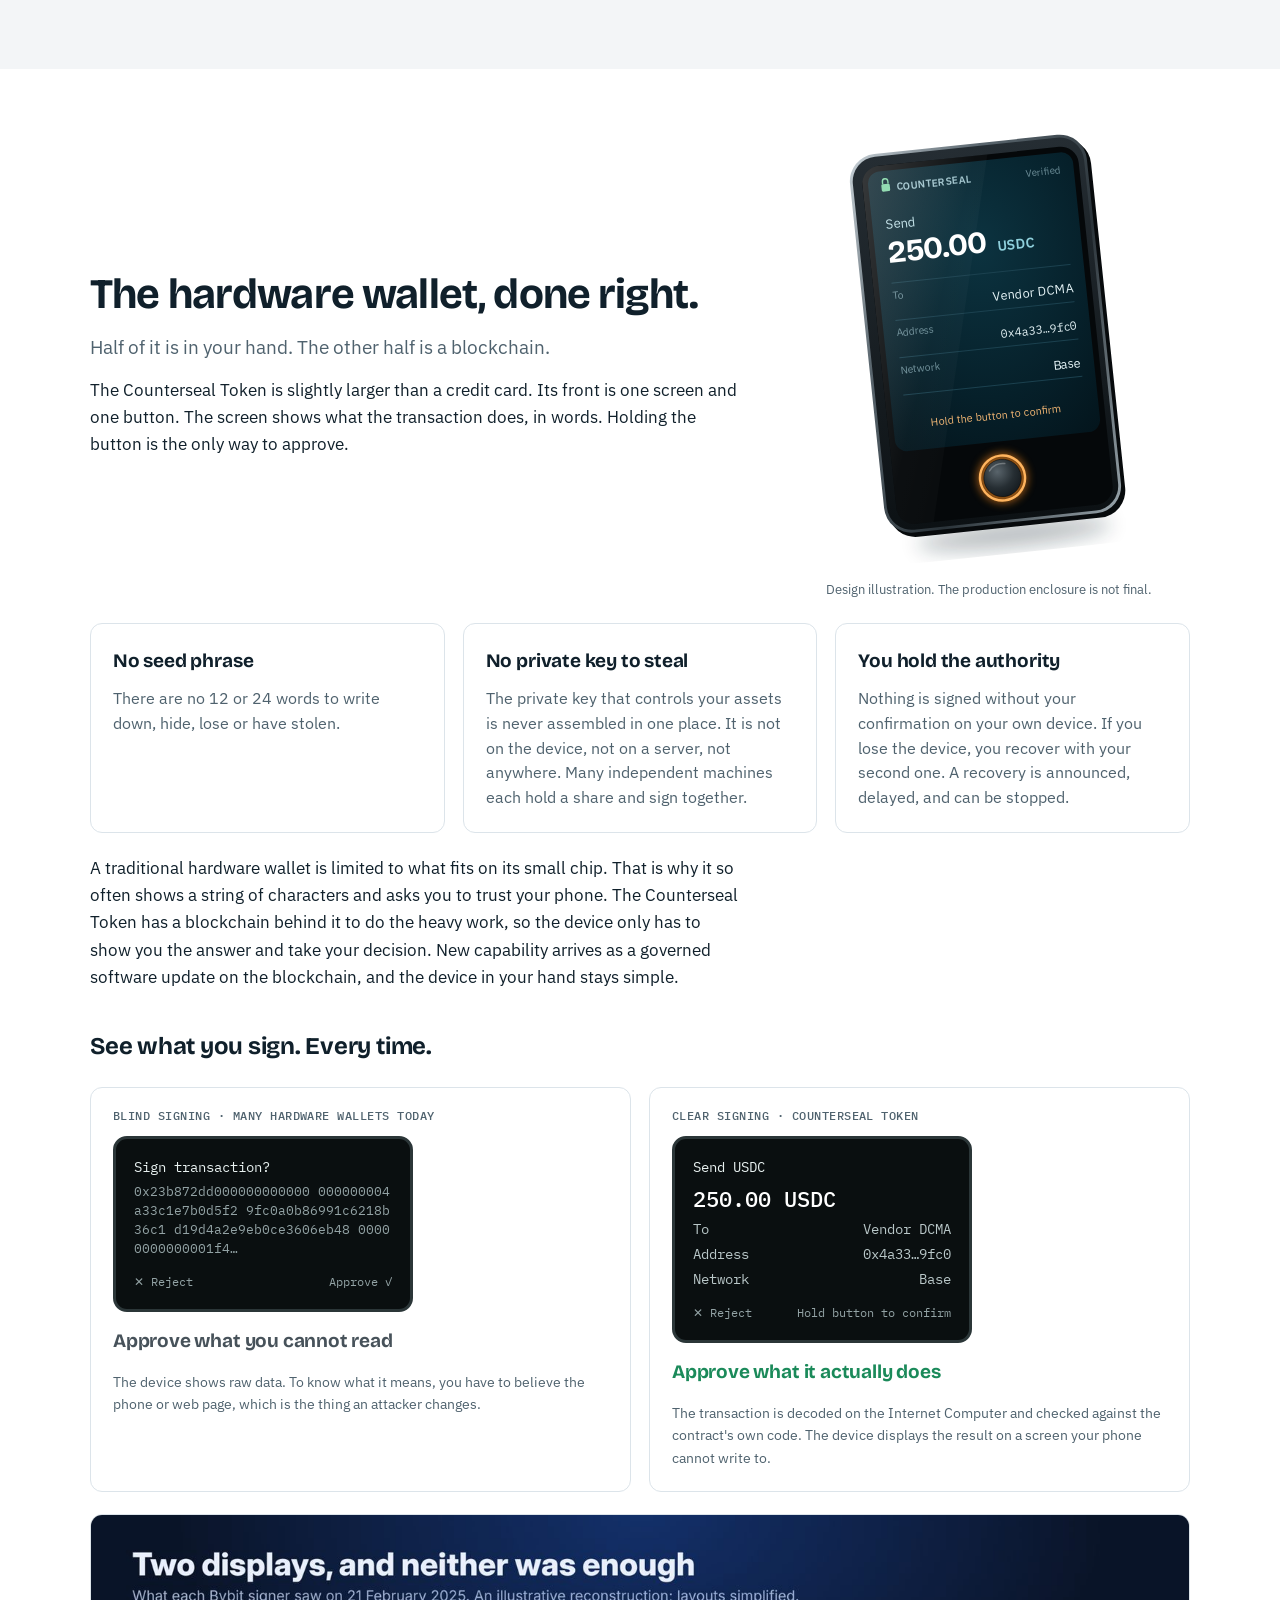
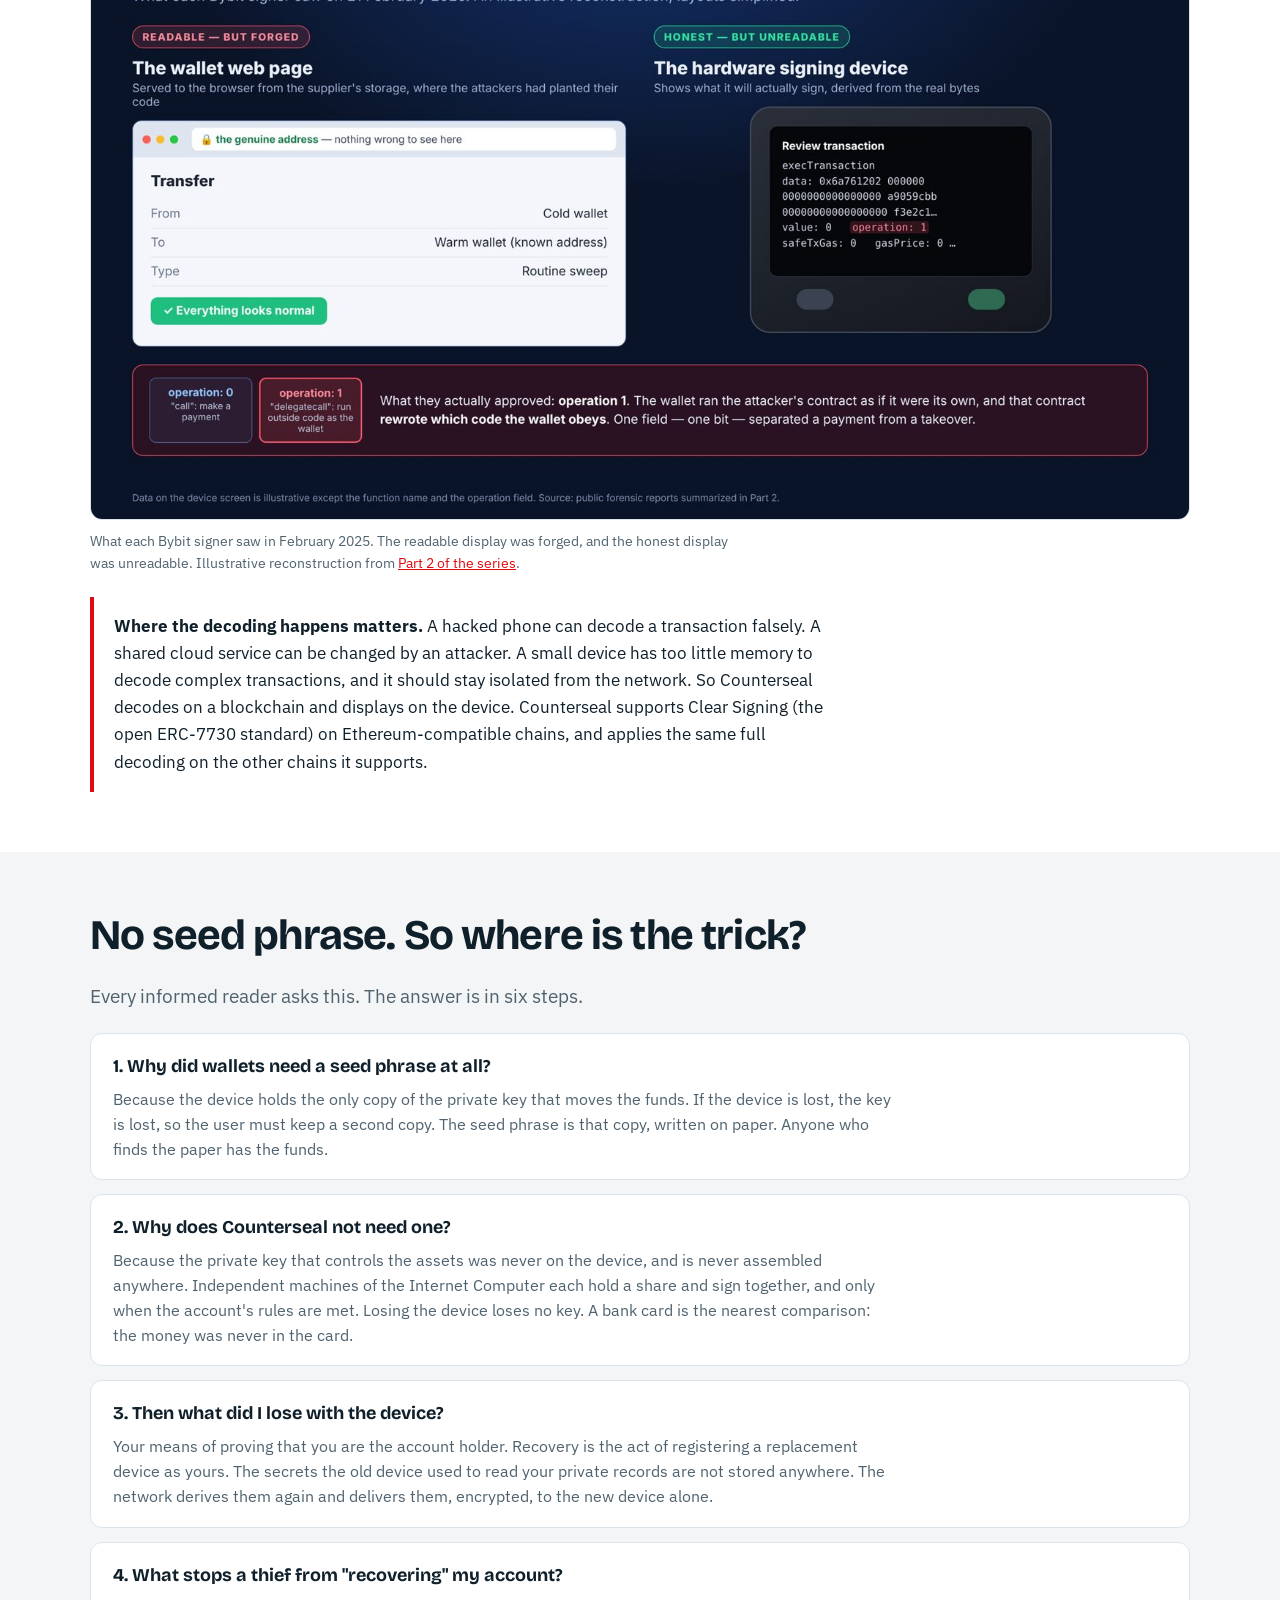
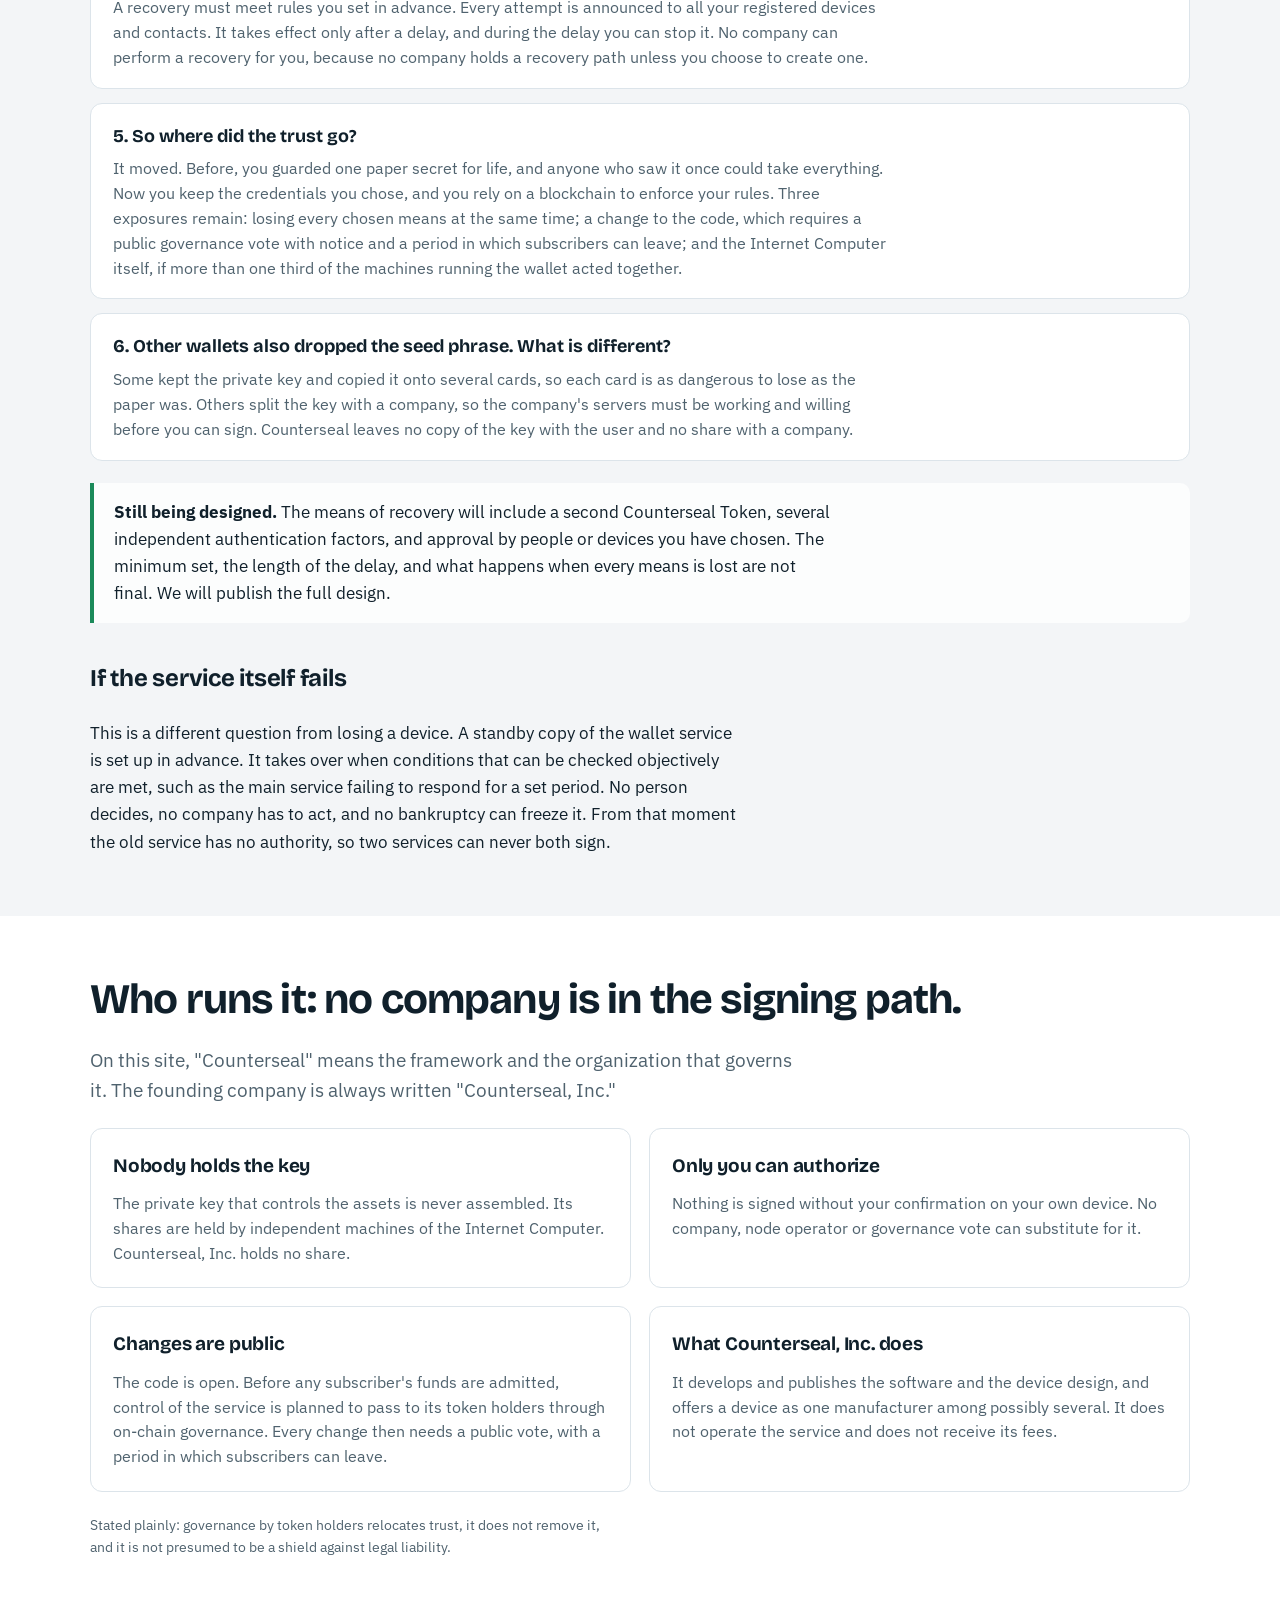
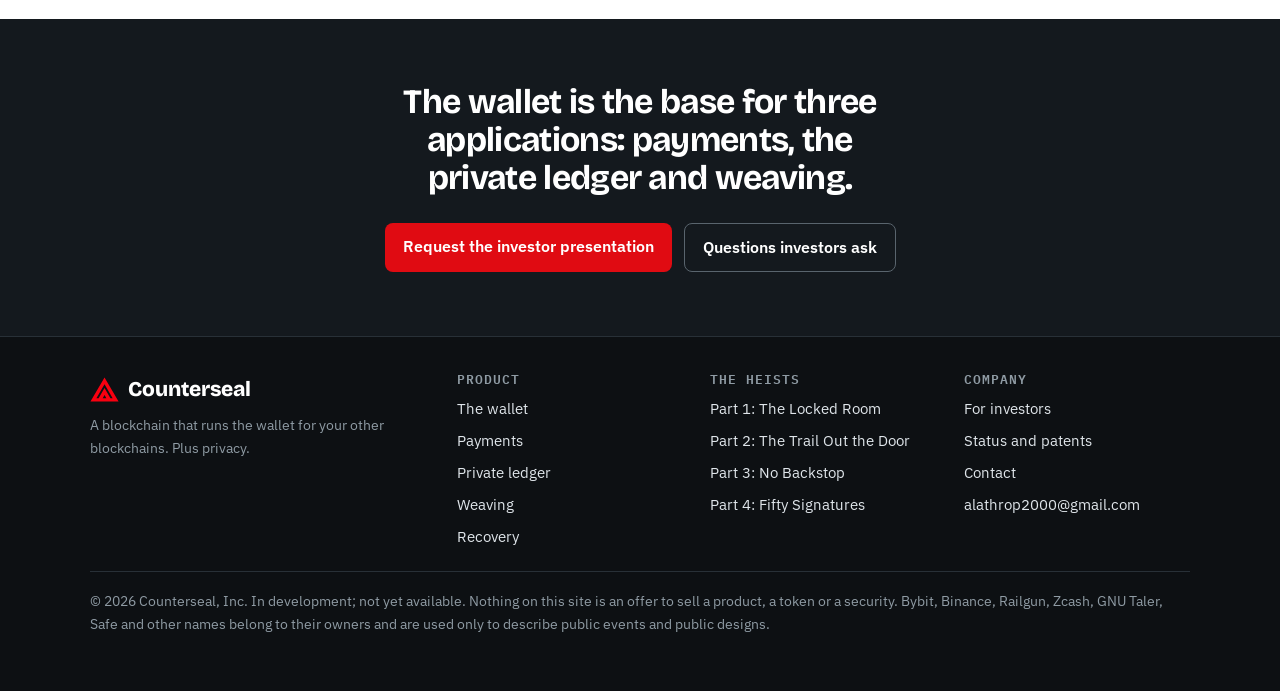
<file: wallet.html>
<!DOCTYPE html>
<html lang="en">
<head>
<meta charset="utf-8">
<meta name="viewport" content="width=device-width, initial-scale=1">
<title>The wallet · Counterseal</title>
<!-- Counterseal_Website_Draft_v0_45 · 2026-11-14 · v0.45: wallet page, two sentences on the machines whose memory is encrypted by the processor itself, added at the founder direction of 2026-11-17 and stated as something Counterseal can use rather than something it depends on, since at the Shielded level the records are readable only inside the subscriber device. Three passages shortened by about as much as the addition, because the section is the longest on the page: the opening no longer makes the comparison with a company server twice, the card on governance no longer repeats it a third time, and the count of countries is left to the map below. v0.44: the thing that runs on the Internet Computer is named a canister smart contract, the platform term, in place of program, at the founder direction of 2026-11-17. It is defined at its first appearance on each page, which on the wallet page is directly under the picture that carries the words Canister Smart Contract. Where the text compares the platform with others, the comparison is now contract to contract: on most blockchains a smart contract is a small piece of logic over a ledger, and here it is the whole thing. The word program is kept only for ordinary software on ordinary computers. v0.43: the wallet page reviewed at the width of a phone. On a narrow screen the map now shows the world band alone: the panel for Europe and the key are cropped away rather than shrunk to nothing, which also removes three unexplained dots left behind when the labels of the key were hidden. The two photographs and the device illustration are loaded only as the reader reaches them. Nothing else changed. v0.42: the three figures and the comparison with a company-run service stay on the investors page only, so the wallet page carries the map and its caption and nothing that the section above it has already said. v0.42: the map moves from the investors page to the wallet page, at the founder direction of 2026-11-17, where the reader first meets the second blockchain and the picture of it; it follows the section that explains what running on a blockchain means. The investors page keeps the same three figures and the comparison with a company-run service, without the map, and points to it. v0.41: wallet page, founder direction of 2026-11-17. The box marked ICP in the second picture is now answered directly under the pictures, where the reader meets it, in three sentences with a link to the section that explains it. That section and the round-trip block are shortened, so the page is no longer than it was before the answer was added. v0.40: a defect in the style sheet corrected with it: the headings of the cards in the two new sections, and this new heading, named a font variable that does not exist, so they were rendering at body size. v0.40: wallet page, the close of the section on running on a blockchain rewritten at the founder direction of 2026-11-17, from a one-line pointer to a statement of why this platform was chosen: a program here keeps its own memory and records, serves its own pages, reaches the web by itself, and can hold a key, so it can sign for Bitcoin and Ethereum without a bridge or a custodian. The two cards are retitled A program no company owns and A key nobody holds. The map link now follows that statement. v0.39: founder direction of 2026-11-17. The figure of tiles on the wallet page is removed; the map carries that idea, and the section now points to it. How many machines a program runs on is stated as a choice made when it is published, not as a fixed property: the ordinary group is thirteen, the largest the network offers is thirty-four today, different programs may run on different groups, and Counterseal takes the largest for the part that deals with the signing keys. The map section says the same in one line. v0.38: wallet page, new section What it means that your wallet runs on a blockchain, at the founder direction of 2026-11-17, placed where the reader first meets the idea that a blockchain runs the wallet software: a figure of the machines of the group as tiles, all carrying the same code, and twelve of the thirty-four lit for one signature, with what follows from each; a link from there to the map of where those machines are. v0.37: the map on the investors page redrawn so it can be read: every country named on the map, a zoomed panel for Europe where fourteen of the machines sit within a few hundred miles of each other, a key for one, two and three machines per country, and the map edge faded into the panel; the caption no longer repeats the figure and now names the seventeen countries with one machine each. On a phone the names are hidden and the caption carries them. v0.36: investors page, new section Where the machines are, at the founder direction of 2026-11-17: a world map of the 34 machines that hold the signing keys, with the countries, the number that would have to act together, and the second group that holds a backup copy; the answer on the remaining risk now carries the same figures and links to it. Figures read from the Internet Computer dashboard on 2026-11-17 and dated on the page, since membership changes by governance vote. v0.35: the device is named Counterseal Token hardware device at the first mention on each page where it was named without those words, at the founder direction of 2026-11-17: the investors page answer on the remaining risk, the wallet page round-trip block, and the private-ledger page sentence on the stricter levels. Later mentions on the same page keep the short name. v0.34: investors page, two new questions, at the founder direction of 2026-11-17. (1) Services that split the signing key (Zengo, Fireblocks): splitting a key answers who can take the funds alone, not what decides when a signature is produced; the Binance wallet system used split-key signing and the largest theft on record still happened; each company publishes a plan for its own failure, described from its own documentation and from court reporting, and in Counterseal no company holds a share or has to act. (2) Shared transaction services for accounts with several approvers (the Safe class): what those services leave in the browser, how the Bybit attack went through it, and the same account expressed in Counterseal at the level the first provisional application describes, with the limits stated. Nothing of the institutional policy model beyond that level appears, because it is not yet covered by a filing. v0.33: founder directions of 2026-11-16 on the hand-off note for round-trip exposure and platform reliability. Wallet page, first section: the two figure captions now point at the arrows, and a new block under the figures states in full that an ordinary wallet lets the phone handle the transaction twice and that in Counterseal the signed transaction never comes back to the phone, with a statement that nearly every self-custody wallet works the first way; the phrase no return leg is replaced, because the phone still learns the outcome; step 4 says so. Investors page: the answer to the narrow-bet question now defends the platform itself (no reported theft from its agreement among machines, its signing cryptography or its separation of programs; reported failures were temporary and recovered; contrast with Pegasus on phones) before the standby; new question on the remaining risk, stating the one-third threshold, what a single machine can read, and that the Shielded level keeps private records where the machines cannot read them. v0.32: the word proof: the cryptographic sense is named once per page as a zero-knowledge proof, with a one-line definition at its first use on the home, private-ledger and investors pages; the wallet page no longer uses proof for authentication credentials. Founder question 2026-11-16. v0.32: the Counterseal mark in the menu bar now always returns to the top of the home page: the scroll reset is repeated shortly after the page opens, because the viewer can restore an old scroll position after the first reset, and a click on the mark while already on the home page scrolls to its top instead of reloading. v0.30: private-ledger page, new section Records only your device can read, describing the sealed storage of the Shielded level at the level PPA 4 states it, with its limit (the ledger sees amount and destination only while checking) and recovery to a replacement device; the claims paragraph and the Release 3.0 row name the level; founder decision 2026-11-16. v0.29: the service that keeps private balances is named the Counterseal Private Ledger on every public surface, with the short form the private ledger in lower case; the bare name the Ledger is retired from the site, and Ledger, the hardware-wallet maker, is described as such at its first appearance on each page; menu and footer labels changed from Private balance to Private ledger. Founder decision 2026-11-16. v0.28: menu bar, the red marker for the current page: Contact and The heists, which point to a place inside the investors and home pages, are now marked when that place is open, and the marker moves when the reader goes elsewhere on the page; the red hover colour applies only on devices with a mouse pointer, since on touch screens a tapped link kept it. v0.27: every page now opens at its very top. The script that reset the scroll position on load also scrolled the main content to the top edge of the window, which put it under the fixed menu bar by the bar height on every page; that call is removed and the reset is made without animation. v0.26: weaving page, first section: the heading Two words, defined did not show which two words, because they appeared only as small grey labels; the heading now names them (Orderflow and weaving, defined) and each word is the large title of its card, with its definition directly beneath; no other text changed. v0.25: weaving described as broader than matching, at the founder request of 2026-11-15: new section Weaving is more than matching with a new diagram and five forms (match, combine, change the route, choose the block builder, deliver privately); value section reduced to return and receipt, with the statement of who receives the value moved into it; definition, step text, home card and the investor answer on trade execution extended to match; the old diagram, which showed a Bitcoin payment and the labels no exchange fee and nobody sees your order first, is replaced. v0.24: investor question on trade execution answered at more length at the founder request of 2026-11-15: the converging unsigned flow as the advantage, the sign-first constraint of other wallets with MetaMask Smart Transactions as the example, weaving as the use of the flow. v0.23: weaving page, definition of weaving rewritten at the founder request of 2026-11-15 to state the advantage: an ordinary wallet signs first, so a collected transaction can only be ordered; Counterseal signs last, so it can still be matched, merged or rearranged; the phrase on serving the owner best removed. v0.22: the status line made inconspicuous at the founder request of 2026-11-15: left-aligned at the bottom of the first dark block, smaller, muted grey, without its outline. v0.21: the status line (In development, not yet available) moved from above the headline to the bottom of the first dark block, below the two buttons, at the founder request of 2026-11-15. v0.20: the triangle mark confirmed by the founder on 2026-11-15 as the provisional logo, shared with Ai-Fi for now; browser-tab icon files added (favicon.ico and apple-touch-icon.png) beside the drawn icon; img/counterseal-logo-provisional.svg now holds the triangle mark and the twin-peaks drawing is removed; buttons and links keep the darker red because white text on it is easier to read. v0.19: trial of a different logo mark at the founder request of 2026-11-15: the triangle mark from the supplied icon file, redrawn without its lettering, in its red (#f80010); the same red applied to the superscript 2 and the statistics figures; the twin-peaks mark is kept in img/ for comparison. v0.18: mixed colour scheme chosen by the founder on 2026-11-15: dark menu bar, page headings, closing band and footer; white and pale grey reading sections in place of the pale coloured ones; no change to any text. v0.17: weaving added as a third application with its own page, following the founder decision of 2026-11-15; the section on value returned from transactions moved from the wallet page to it; home page now shows the wallet and three applications. v0.16: home page, theft section: four published figures on where losses occur (Chainalysis) and a statement that the weaknesses are structural; investors page: new question on a blockchain versus company-run servers, stating in full what a subscriber relies on. v0.15: home page, the second of the three industry problems corrected: hardware wallets now handle shielded Zcash (Ledger since September 2026, Keystone earlier), so the statement that no hardware wallet offers private payments was too broad. v0.14: the home-page diagram now shows six named blockchains and a marker for many more, in place of three chains and two stablecoins; the caption names stablecoins as assets. v0.13: the device in the home-page diagram is now tilted and larger, matching the illustration on the wallet page. v0.12: the superscript 2 is now red, in the headline formula and on the second explanation card; the first card title and its top border are now dark, so the three cards carry the same colours as the three parts of the headline. v0.11: the second explanation card on the home page is now titled with the whole term, the word in grey and the superscript 2 in violet at full size, in place of a lone small superscript. v0.10: logo changed to the twin-peaks mark (option A1) in bright red; site colours changed from teal to red to match; attack warnings changed from red to dark grey so the brand colour is not the warning colour. v0.9: split into pages (home, the wallet, payments, private balance, investors) following the founder decision of 2026-11-14 that Counterseal is a base wallet with two applications; section numbers removed; provisional logo mark, browser-tab icon and page descriptions added; full footer; contact details supplied by the founder; payments page added. Earlier history is in v0.8. Not cleared for publication. -->
<meta name="description" content="How the Counterseal wallet works: the phone only proposes, a blockchain decodes and signs, and you confirm on a hardware device. No seed phrase and no private key to steal.">
<meta property="og:title" content="The wallet · Counterseal">
<meta property="og:description" content="How the Counterseal wallet works: the phone only proposes, a blockchain decodes and signs, and you confirm on a hardware device. No seed phrase and no private key to steal.">
<meta property="og:type" content="website">
<link rel="icon" href="data:image/svg+xml,%3Csvg xmlns='http://www.w3.org/2000/svg' viewBox='11.5 1.5 64 60'%3E%3Cpath fill-rule='evenodd' fill='%23f80010' d='M43.5 6.5L73 57H14ZM43.5 20.5L60.5 50H56L43.5 28.5L31 50H26.5ZM43.5 43.5L47.3 50H39.7Z'/%3E%3C/svg%3E">
<link rel="preconnect" href="https://fonts.googleapis.com">
<link rel="preconnect" href="https://fonts.gstatic.com" crossorigin>
<link href="https://fonts.googleapis.com/css2?family=Bricolage+Grotesque:opsz,wght@12..96,500;12..96,700;12..96,800&family=IBM+Plex+Sans:ital,wght@0,400;0,500;0,600;1,400&family=IBM+Plex+Mono:wght@400;500;600&display=swap" rel="stylesheet">
<link rel="icon" href="favicon.ico" sizes="any">
<link rel="apple-touch-icon" href="apple-touch-icon.png">
<link rel="stylesheet" href="css/site.css">
</head>
<body>

<header class="nav" id="pagetop">
  <div class="wrap">
    <a class="brand" href="index.html" aria-label="Counterseal home"><svg class="mark" viewBox="13 5.5 61 52.5" aria-hidden="true"><path fill-rule="evenodd" fill="#f80010" d="M43.5 6.5L73 57H14ZM43.5 20.5L60.5 50H56L43.5 28.5L31 50H26.5ZM43.5 43.5L47.3 50H39.7Z"/></svg> Counterseal</a>
    <nav aria-label="Pages"><a href="index.html">Home</a><a href="wallet.html" aria-current="page">The wallet</a><a href="payments.html">Payments</a><a href="privacy.html">Private ledger</a><a href="weaving.html">Weaving</a><a href="index.html#series">The heists</a><a href="investors.html">Investors</a><a href="investors.html#contact">Contact</a></nav>
  </div>
</header>

<main id="top">
<svg width="0" height="0" style="position:absolute" aria-hidden="true" focusable="false">
  <defs>
    <linearGradient id="ctEdge" x1="0" y1="0" x2="1" y2="1"><stop offset="0" stop-color="#c9d2d8"/><stop offset=".28" stop-color="#5a666e"/><stop offset=".62" stop-color="#2a3339"/><stop offset="1" stop-color="#9aa6ad"/></linearGradient>
    <linearGradient id="ctBody" x1="0" y1="0" x2="0" y2="1"><stop offset="0" stop-color="#252d33"/><stop offset="1" stop-color="#0c1114"/></linearGradient>
    <radialGradient id="ctScr" cx=".5" cy=".3" r=".9"><stop offset="0" stop-color="#0c3340"/><stop offset=".6" stop-color="#06202a"/><stop offset="1" stop-color="#03131a"/></radialGradient>
    <linearGradient id="ctGlare" x1="0" y1="0" x2="1" y2="1"><stop offset="0" stop-color="#fff" stop-opacity=".2"/><stop offset=".45" stop-color="#fff" stop-opacity=".03"/><stop offset="1" stop-color="#fff" stop-opacity="0"/></linearGradient>
    <radialGradient id="ctBtn" cx=".38" cy=".32" r=".8"><stop offset="0" stop-color="#59646b"/><stop offset=".55" stop-color="#262e33"/><stop offset="1" stop-color="#11161a"/></radialGradient>
    <filter id="ctGlow" x="-60%" y="-60%" width="220%" height="220%"><feGaussianBlur stdDeviation="5"/></filter>
    <filter id="ctSoft" x="-40%" y="-40%" width="180%" height="180%"><feGaussianBlur stdDeviation="11"/></filter>
    <clipPath id="ctGlass"><rect x="14" y="14" width="232" height="384" rx="19"/></clipPath>
  </defs>
  <symbol id="ct-device" viewBox="0 0 260 440">
    <ellipse cx="136" cy="420" rx="104" ry="13" fill="#10202b" opacity=".3" filter="url(#ctSoft)"/>
    <rect x="5" y="6" width="254" height="406" rx="29" fill="#070a0c"/>
    <rect x="1" y="1" width="254" height="406" rx="29" fill="url(#ctEdge)"/>
    <rect x="4" y="4" width="248" height="400" rx="26.5" fill="url(#ctBody)"/>
    <rect x="14" y="14" width="232" height="384" rx="19" fill="#05080a"/>
    <rect x="20" y="20" width="220" height="300" rx="13" fill="url(#ctScr)"/>
    <g font-family="IBM Plex Sans, sans-serif">
      <rect x="34" y="34" width="9" height="8" rx="1.6" fill="#7fd6a4"/><path d="M35.6 34v-2.6a2.9 2.9 0 0 1 5.8 0V34" fill="none" stroke="#7fd6a4" stroke-width="1.5"/>
      <text x="50" y="42" font-size="11" font-weight="600" fill="#9fc3cc" letter-spacing=".5">COUNTERSEAL</text>
      <text x="226" y="42" font-size="10.5" fill="#6f909a" text-anchor="end">Verified</text>
      <text x="34" y="82" font-size="14" fill="#bfe1e8">Send</text>
      <text x="34" y="118" font-family="Bricolage Grotesque, sans-serif" font-size="33" font-weight="700" fill="#fff" letter-spacing="-.8">250.00</text>
      <text x="150" y="118" font-size="15" font-weight="600" fill="#8fd0dc">USDC</text>
      <g stroke="#1c4250" stroke-width="1"><path d="M34 140H226"/><path d="M34 180H226"/><path d="M34 220H226"/><path d="M34 260H226"/></g>
      <g font-size="11" fill="#6f909a"><text x="34" y="157">To</text><text x="34" y="197">Address</text><text x="34" y="237">Network</text></g>
      <g font-size="13.5" fill="#e6f4f7" text-anchor="end"><text x="226" y="170">Vendor DCMA</text><text x="226" y="210" font-family="IBM Plex Mono, monospace" font-size="12.5">0x4a33…9fc0</text><text x="226" y="250">Base</text></g>
      <text x="130" y="296" font-size="11.5" fill="#f2b673" text-anchor="middle">Hold the button to confirm</text>
    </g>
    <path d="M14 14H150L52 398H14Z" fill="url(#ctGlare)" clip-path="url(#ctGlass)"/>
    <circle cx="130" cy="359" r="26" fill="#e8811a" opacity=".75" filter="url(#ctGlow)"/>
    <circle cx="130" cy="359" r="24" fill="none" stroke="#ffb45e" stroke-width="2.6"/>
    <circle cx="130" cy="359" r="20" fill="url(#ctBtn)"/>
    <circle cx="130" cy="359" r="20" fill="none" stroke="#000" stroke-opacity=".55" stroke-width="1"/>
    <path d="M117 350a16 16 0 0 1 17-6" fill="none" stroke="#fff" stroke-opacity=".28" stroke-width="1.6" stroke-linecap="round"/>
  </symbol>
</svg>
<div class="pagehead"><div class="wrap"><span class="status">The base · Release 1.0</span><h1>The wallet</h1><p class="lead">A blockchain does the heavy work. A device in your hand shows the result and takes your decision. Your phone only proposes.</p></div></div>
<section id="how" class="sky">
  <div class="wrap sec">
    <div class="body">
      <h2>Your computer can be hacked. By itself, it still can't move your money.</h2>
      <p class="lead">In a traditional wallet, your phone or PC prepares the transaction, shows it to you, receives the signature back, and broadcasts it: sends it out to the public network, where it settles. One compromised device controls every step. Counterseal leaves it one job: to propose.</p>
      <div class="pair">
        <figure>
          <span class="lab bad">Today's wallets</span>
          <img loading="lazy" decoding="async" src="img/fig-4-3.jpg" alt="A person holds a phone and a hardware wallet. Red arrows show the transaction going from the phone to the hardware wallet, the signature returning to the phone, and the phone broadcasting it to the blockchains. Each of the three legs is marked as a point of attack.">
          <figcaption>Follow the three red arrows. Arrow 2 is the one to notice: the signature comes back to the phone.</figcaption>
        </figure>
        <figure>
          <span class="lab good">Counterseal</span>
          <img loading="lazy" decoding="async" src="img/fig-4-4.jpg" alt="The same person holds a phone and a Counterseal Token. The phone sends an untrusted proposal to canister smart contracts on the Internet Computer. The canisters send a confirmation request to the token, which shows Send 250.00 USDC to Vendor DCMA. The token returns the authorization and the canisters broadcast the signed transaction.">
          <figcaption>One arrow leaves the phone, and none returns to it with a signature. You confirm by holding the physical button on the device.</figcaption>
        </figure>
      </div>
      <p class="icpnote"><strong>What is the box marked ICP?</strong> It is a canister smart contract: a program that lives on the Internet Computer, a second blockchain, keeping its own memory and its own records there. It is where your wallet’s work is done: it rebuilds the transaction from the bytes themselves, checks it against the limits you set, asks your device, and produces the signature. It is not a company’s server, and no company can change what it does. <a href="#onchain">What that means for you &rarr;</a></p>
      <div class="rt">
        <h3>What the two pictures show: where the signed transaction goes.</h3>
        <div class="cols">
          <div><b class="t">Today: your phone handles your transaction twice.</b>
            <p>With an ordinary hardware wallet, the phone or PC builds the transaction and sends it to the device to be signed (arrow 1), then receives the signed result back and sends it out (arrows 2 and 3). An attacker who controls the phone gets two chances.</p>
            <p>Before you approve, it can change what you are asked to sign, and the device often cannot decode it. After you approve, it cannot alter the signed transaction, but it can hold it back, release it at a moment that suits the attacker, or pass it to someone who profits from seeing it first. The network service it sends through also sees your network address.</p>
            <p>At Binance in October 2026, analysts describe fifty signed authorizations that were returned to the compromised side and held until they could be used together. <a href="heist-4.html">Part 4 &rarr;</a></p></div>
          <div class="good"><b class="t">Counterseal: the signed transaction never comes back to your phone.</b>
            <p>The phone only proposes. Counterseal rebuilds the transaction from your request, your Counterseal Token hardware device shows it, and Counterseal signs it and sends it out once you confirm on the device.</p>
            <p>Your phone learns the outcome when everything is complete. At no point does it hold a signed transaction that can still be used.</p>
            <p>What the phone can still do is delay your request or fail to pass it on. It has nothing to keep.</p></div>
        </div>
        <div class="callout"><p><strong>Nearly every wallet works the first way.</strong> Whether the signing key is kept on the phone or in a separate hardware wallet, nearly every self-custody wallet on the market leaves the signed transaction on the phone or PC, which then sends it out. Counterseal removes that step. The phone proposes, and afterwards it is told the result.</p></div>
      </div>

      <ol class="steps">
        <li><strong>Your phone proposes</strong>You enter a payment in the wallet app. The app is treated as untrusted. It can ask. It cannot approve.</li>
        <li><strong>A blockchain checks it</strong>The wallet smart contract on the Internet Computer rebuilds the transaction, works out what it really does, and applies your limits and rules.</li>
        <li><strong>You confirm on the device</strong>The Counterseal Token hardware device shows the result on its own screen. You press its button to approve.</li>
        <li><strong>The blockchain signs and broadcasts</strong>The signature is produced on the Internet Computer, which broadcasts the transaction to the destination chain itself. It never returns to your phone. Your phone is told the outcome afterwards.</li>
      </ol>
    </div>
  </div>
</section>
<section id="onchain" class="sun">
  <div class="wrap sec">
    <div class="body">
      <h2>What it means that your wallet runs on a blockchain.</h2>
      <p class="lead">A canister smart contract is not a program on a company&#x27;s server, with software only that company can see and can change tonight. Its code is open, every machine in its group runs that same code on the same request, and an answer counts only when they agree on it.</p>
      <p>How many machines a smart contract runs on is chosen when it is published: the ordinary group is thirteen, and the largest the network offers today is thirty-four. A wallet is not an ordinary application, so Counterseal takes the largest group available and never places the part that deals with the signing keys anywhere smaller. Different parts may run on different groups.</p>
      <div class="two">
        <div><b>A contract no company owns</b><p>One machine that has been taken over computes a different answer, the others disagree with it, and its answer is discarded. No company can change what the contract does: changing the code at all is a public proposal and a vote, with a waiting period in which you can take your assets and leave first.</p></div>
        <div><b>A key nobody holds</b><p>The key that signs for Bitcoin, Ethereum and the other chains is never assembled anywhere. It exists only as shares held by the machines of the group, and the shares are periodically replaced. More than a third of them must take part to produce a single signature, and they are asked only after you have confirmed on your device.</p></div>
      </div>
      <h3 class="why">Why we built on this one.</h3>
      <p>We did not choose a blockchain for its name. We chose the one that could run a wallet.</p>
      <p>On most blockchains a smart contract is a small piece of logic over a ledger, and everything else &mdash; the screen you look at, the records, the decisions, the keys &mdash; still lives on somebody&#x27;s server. Here the contract is the whole thing. It keeps its own memory and its own records, it serves its own pages to your browser, it can fetch what it needs from the web by itself, and it can hold a key. The platform is adding machines whose memory is encrypted by the processor itself, so that not even the operator of a machine can read what a contract holds; we can use those, and the Shielded level does not need them.</p>
      <p>The key is the part that decided the architecture. A canister smart contract here can have its own Bitcoin address and its own Ethereum address and sign for them, because the key exists only as shares spread across the machines that run it: no bridge, no custodian, no server anywhere holding a copy of anything. We have not found another platform where a smart contract can be beyond the reach of any one company and still sign for the chains your assets are already on. That is what makes Counterseal possible, and it is where we stopped looking.</p>
      
    </div>
  </div>
</section>
<section id="network" class="sky">
  <div class="wrap sec">
    <div class="body">
      <h2>Where the machines are.</h2>
      <p class="lead">Those machines are not an abstraction. This is the group that holds the signing keys &mdash; the largest the network offers, and where Counterseal puts the part that deals with them.</p>
      <div class="map"><svg class="netmap" viewBox="0 30 1000 682" preserveAspectRatio="xMidYMin slice" xmlns="http://www.w3.org/2000/svg" role="img" aria-label="World map of the 34 machines that hold the signing keys, with an inset of Europe. Three each in Hong Kong, South Korea and the United States; two each in Australia, Singapore, South Africa and Switzerland; one each in Belgium, Canada, Colombia, Croatia, Czechia, Germany, India, Israel, the Isle of Man, Latvia, Lithuania, Portugal, Romania, Slovenia, Spain, Sri Lanka and Sweden."><rect x="0" y="30" width="1000" height="682" fill="#0d1013"/><clipPath id="wm"><rect x="0" y="30" width="1000" height="362"/></clipPath><linearGradient id="fd" x1="0" y1="0" x2="0" y2="1"><stop offset="0" stop-color="#fff"/><stop offset=".78" stop-color="#fff"/><stop offset="1" stop-color="#000"/></linearGradient><mask id="fm"><rect x="0" y="30" width="1000" height="362" fill="url(#fd)"/></mask><g clip-path="url(#wm)" mask="url(#fm)"><path d="M978,327.195L978.871,326.597L979.441,327.641L978.338,329.519L976.503,330.012L975.186,329.567L975.48,327.983L976.937,326.744ZM984.186,323.767L982.182,324.654L980.217,325.412L980.312,324.066L981.898,323.326L982.816,323.124L984.756,321.997L984.756,321.997L984.186,323.767ZM15.244,321.997L15.245,321.997L15.244,321.997L15.745,321.831L15.972,323.571L15.814,323.767L15.814,323.767L15.244,321.997ZM620.13,127.026L621.436,129.423L623.923,130.102L626.002,131.74L629.654,132.306L633.329,131.441L633.389,130.671L632.381,128.371L631.908,124.986L629.736,123.896L629.809,121.699L628.151,121.515L627.999,118.832L630.486,119.611L632.342,118.595L630.076,116.696L628.896,114.897L627.176,115.699L627.543,118.011L626.251,115.965L625.919,115.199L626.156,113.895L625.404,112.806L622.351,111.742L620.529,108.966L619.003,108.185L618.654,107.188L621.028,107.479L620.489,105.245L622.34,104.751L624.526,105.204L624.06,102.253L623.072,100.399L620.792,100.541L618.602,99.813L616.309,101.129L614.321,101.759L613.753,103.546L611.622,104.043L610.112,107.188L613.002,110.11L613.293,112.2L616.813,115.886L618.484,117.545L620.255,119.794L621.426,119.945L622.376,120.802L620.443,121.055L620.596,123.543L620.432,124.669L619.712,125.422ZM161.058,44.584L161.059,44.584L162.946,46.08L164.382,48.088L161.99,49.373L162.399,49.894L164.553,48.383L169.245,48.691L169.746,50.653L166.281,51.583L162.714,51.805L159.17,53.944L157.64,54.403L155.891,54.339L155.643,53.567L154.085,52.927L155.233,51.981L153.834,51.63L151.145,51.908L151.376,51.154L153.163,50.366L149.957,50.869L149.097,51.879L146.403,52.801L146.402,52.802L161.058,44.584ZM853.598,52.802L853.602,52.812L852.706,53.78L849.875,53.615L853.621,54.8L857.867,56.663L859.791,57.279L861.56,58.233L862.033,58.851L857.463,58.343L854.552,60.108L853.166,60.384L852.555,62.061L851.742,63.545L852.581,64.66L847.215,62.969L844.545,64.889L842.341,63.979L841.801,65.031L838.572,64.693L840.099,66.32L840.8,68.755L842.206,69.786L845.346,70.359L849.832,74.145L847.96,74.244L849.724,76.462L852.006,77.62L849.815,79L852.604,82.121L850.056,82.794L852.462,85.626L852.006,88.261L849.149,86.311L843.852,82.242L835.877,76.209L832.613,72.553L832.525,71.004L831.151,69.804L833.718,69.233L833.369,66.063L833.537,63.529L834.546,61.602L831.383,58.276L829.225,58.473L830.792,60.408L829.265,63.043L823.533,60.096L819.395,60.903L819.617,64.964L823.28,66.484L819.44,67.137L816.523,67.396L814.436,65.592L810.744,65.215L809.674,66.438L802.781,66.008L796.795,66.746L795.542,71.717L793.729,77.957L797.493,78.295L800.237,79.994L802.964,80.605L803.02,79.244L805.592,79.418L811.759,82.434L814.134,84.8L815.05,87.612L817.981,91.022L821.029,95.674L821.136,99.959L822.017,102.034L821.582,105.56L821.037,109.097L820.822,110.922L818.925,112.743L817.45,112.785L814.901,111.274L813.256,113.551L813.584,114.594L812.542,114.403L812.208,115.465L812.192,116.541L813.734,118.81L812.929,119.509L812.847,120.074L812.52,121.012L811.222,121.536L810.684,122.397L811.437,123.787L811.366,124.141L812.653,124.664L814.869,126.078L819.205,129.909L821.003,132.028L823.105,135.822L823.128,137.643L821.187,138.278L819.891,139.658L817.775,139.945L816.575,138.132L815.746,135.649L812.825,132.223L814.364,131.673L811.125,128.878L809.581,128.261L809.621,128.872L809.052,129.142L808.62,128.525L807.816,128.228L806.862,127.712L806.73,126.286L807.098,125.909L806.539,125.319L806.155,123.581L805.69,123.059L804.052,122.706L802.399,121.85L799.538,122.777L798.608,124.283L796.458,125.16L796.922,123.668L795.7,122.419L796.377,120.273L794.107,118.606L792.662,119.729L791.197,121.948L790.855,124.016L788.549,124.174L788.113,125.674L790.583,127.866L792.878,128.399L793.726,129.859L796.184,130.815L797.715,128.487L800.589,129.754L802.225,129.837L803.541,131.552L800.513,132.467L800.261,134.242L798.668,135.895L798.525,138.216L802.105,140.047L804.641,143.336L807.591,146.417L810.481,149.016L811.535,151.54L810.33,152.469L811.703,154.29L813.661,155.356L814.401,158.152L814.817,160.884L813.493,161.194L813.007,164.949L812.521,169.523L811.489,173.707L808.902,176.957L806.133,179.937L803.275,180.345L802.105,181.918L800.864,180.765L799.865,182.531L796.647,184.312L793.983,184.854L794.035,188.621L792.611,188.833L791.263,186.241L791.54,184.866L787.682,183.728L786.581,184.306L783.799,187.352L782.385,190.729L782.362,193.216L785.224,197.007L788.696,201.721L791.57,203.956L793.752,206.87L796.138,213.597L796.735,220.017L794.788,222.427L791.968,224.789L790.093,227.844L787.051,231.263L785.82,228.913L786.314,226.421L784.053,224.342L781.705,223.803L780.375,221.9L778.502,218.118L775.839,216.443L773.524,216.511L773.514,213.646L771.128,213.665L771.475,217.679L770.679,223.022L770.16,226.26L770.621,228.919L772.41,229.031L773.838,232.383L774.603,235.571L776.293,237.678L777.979,238.108L779.534,240.017L780.188,240.366L781.948,242.588L783.235,245.061L783.519,247.548L783.307,249.229L783.624,250.498L783.897,252.68L784.895,253.7L786.048,256.972L786.019,258.217L784.076,258.467L781.429,255.727L778.104,252.793L777.726,250.911L776.039,248.441L775.52,245.386L774.424,243.375L774.554,240.684L773.847,239.125L772.662,237.709L772.06,235.889L770.433,233.809L768.954,232.066L768.698,234.226L768.001,232.184L768.084,229.889L768.534,226.372L767.969,223.648L768.479,220.847L767.287,218.681L766.975,214.702L765.602,212.814L764.063,208.462L762.821,203.883L761.121,200.883L759.671,202.701L757.053,205.281L755.486,204.955L753.678,204.109L753.836,199.631L752.654,196.252L749.751,192.111L749.817,190.819L748.159,190.359L745.666,187.449L744.514,185.589L743.965,183.776L743.076,182.062L741.5,179.997L739.034,179.859L739.603,181.317L739.212,183.294L737.929,182.573L737.68,183.222L736.851,182.831L735.751,182.513L735.66,183.812L733.847,183.77L730.726,184.505L731.425,187.189L730.42,189.299L727.033,191.711L724.782,195.935L723.14,198.208L720.845,200.572L721.086,202.229L719.881,203.123L717.634,204.422L716.41,204.612L715.97,207.374L717.134,212.105L717.636,215.127L716.862,218.594L717.457,224.814L716.062,224.994L715.064,227.788L715.986,229L713.582,230.044L712.85,232.539L711.821,233.597L708.994,230.162L707.329,225.025L705.951,221.33L704.838,219.603L703.04,216.091L701.871,211.532L701.139,209.261L698.065,204.281L695.998,197.282L694.513,192.682L693.832,188.343L692.755,185.005L689.248,187.135L687.303,186.712L683.13,182.398L684.177,181.113L683.153,179.722L679.525,176.724L677.44,175.829L676.195,173.303L673.667,170.631L668.965,171.289L664.725,171.354L661.124,171.847L656.012,170.785L653.023,169.979L650.003,169.529L648.172,165.249L646.82,164.631L644.924,165.255L642.579,166.94L639.214,165.785L636.152,163.116L633.5,162.131L631.232,158.851L628.56,154.273L627.278,154.829L625.452,153.694L624.715,155.032L623.171,154.863L623.954,156.378L623.848,157.162L625.084,159.756L626.56,162.74L627.96,163.533L628.584,164.749L630.584,166.215L630.948,167.649L630.866,168.813L631.365,169.991L632.259,170.969L632.772,172.12L633.281,172.982L632.747,170.429L633.183,168.594L633.841,168.216L634.794,169.31L635.143,171.36L634.864,173.428L635.554,174.773L635.994,174.601L636.232,175.566L638.209,175.012L640.398,175.101L642.004,175.208L643.447,172.827L645.051,170.577L646.36,168.423L646.915,167.235L647.294,167.536L647.288,168.978L647.044,169.618L647.843,172.381L649.398,174.785L651.06,176.061L653.055,176.527L654.718,177.166L656.214,179.194L657.104,180.369L658.123,180.819L658.231,181.611L657.576,183.728L657.298,184.727L656.338,185.867L655.672,188.307L654.44,188.12L653.995,188.972L653.804,190.789L654.427,193.186L654.229,193.623L652.996,193.611L651.479,194.955L651.418,196.709L650.895,197.471L649.222,197.44L648.268,198.349L648.432,199.802L647.24,200.81L645.725,200.468L644.047,201.685L642.828,201.893L640.973,202.86L640.599,204.471L640.652,205.704L638.095,207.233L633.919,208.929L631.693,211.495L630.52,211.699L629.696,211.483L628.216,212.993L626.539,213.696L624.279,213.881L623.61,214.091L623.078,215.053L622.383,215.319L622.021,216.245L620.678,216.165L619.84,216.659L617.953,216.474L617.12,214.344L617.072,212.352L616.553,211.28L615.846,208.591L614.964,207.097L615.495,206.919L615.093,205.262L615.371,204.563L615.136,202.988L614.658,201.446L613.769,200.358L613.441,198.916L611.955,197.623L610.277,194.608L609.264,191.681L607.203,189.22L605.961,188.634L603.892,185.234L603.355,182.759L603.266,180.657L601.365,176.736L599.993,175.358L598.499,174.63L597.424,172.613L597.483,171.823L596.567,170.008L595.722,169.227L594.429,166.628L592.532,163.826L590.953,161.445L589.66,161.463L589.858,159.563L589.834,158.362L589.991,156.988L589.849,156.488L589.286,157.872L589.02,160.474L588.517,162.277L587.974,162.881L586.988,161.762L585.661,160.223L583.29,155.292L583.056,155.6L584.513,159.23L586.472,162.705L588.991,168.121L590.139,170.02L591.181,172.001L593.91,175.894L593.447,176.509L593.745,178.805L597.106,181.984L597.639,182.711L598.806,186.205L598.278,186.851L598.967,190.529L600.286,194.815L601.375,195.698L602.943,197.032L604.807,201.208L605.786,204.526L607.381,206.293L611.292,209.722L612.924,211.791L614.527,213.893L615.452,215.146L616.846,216.245L617.557,217.376L617.556,218.891L616.06,219.77L617.278,220.766L618.205,221.441L618.813,222.96L620.116,224.491L621.469,224.504L623.988,223.567L626.924,223.133L629.259,221.993L630.596,221.751L631.526,221.082L633.065,220.958L633.931,220.884L635.15,220.339L636.565,219.974L637.774,218.724L638.8,218.712L638.925,219.72L638.816,221.85L638.942,223.772L638.441,225.099L637.888,229.068L636.765,233.167L635.261,237.871L633.09,243.275L630.855,247.404L627.718,252.443L625.009,255.439L620.937,259.105L618.388,261.921L615.378,266.396L614.735,268.348L614.106,269.224L612.168,270.701L611.481,272.24L610.451,272.515L610.023,275.116L609.122,276.604L608.547,279.061L607.418,280.279L607.418,280.279L606.055,284.825L606.158,286.915L607.873,288.262L607.923,289.215L607.105,291.44L607.225,292.561L606.987,294.316L607.853,296.617L608.832,300.239L609.787,301.039L610.152,302.683L609.864,306.325L610.023,309.534L609.792,315.227L610.155,317.012L609.175,319.605L607.952,322.119L606.078,324.36L603.521,325.736L600.369,327.488L597.066,331.351L595.987,332.008L593.93,334.558L592.763,335.382L592.346,337.931L593.391,340.636L593.731,342.719L593.677,343.784L594.159,343.609L593.774,347.083L593.195,348.728L593.755,349.331L593.229,350.793L592.011,352.05L589.735,353.234L586.406,355.134L585.136,356.432L585.222,357.898L585.866,358.135L585.462,359.969L584.555,362.499L583.962,365.375L583.13,366.935L581.184,368.671L580.632,369.171L579.357,370.912L578.461,372.666L576.746,375.112L573.494,378.607L571.488,380.635L569.413,382.166L566.642,383.466L565.344,383.642L564.924,384.571L563.44,384.073L562.127,384.712L559.458,384.067L557.897,384.474L556.87,384.299L554.165,385.616L551.967,386.147L550.319,387.403L549.167,387.482L548.202,386.299L547.357,386.237L546.381,384.746L546.229,385.21L545.959,384.31L546.115,382.348L545.45,380.093L546.304,379.476L546.414,376.883L544.944,373.7L543.834,370.802L543.825,370.796L542.227,366.328L540.431,363.719L539.543,361.182L539.114,357.792L538.583,355.259L537.921,349.845L538.012,345.615L537.748,343.682L536.768,342.22L535.486,339.272L534.212,334.988L533.696,332.737L531.607,329.226L531.506,326.463L531.304,324.189L531.738,321.01L532.737,317.688L532.913,316.126L533.852,312.849L534.523,311.35L536.118,308.966L537.027,307.34L537.358,304.629L537.245,302.553L536.452,301.244L535.758,299.022L535.12,296.816L535.277,296.057L536.131,294.596L535.345,291.047L534.809,288.58L533.461,286.247L533.723,285.53L533.348,284.388L532.638,281.616L530.41,277.704L527.612,273.978L525.803,270.926L524.14,267.109L524.23,265.883L524.833,264.7L525.495,262.009L526.047,259.268L525.533,258.705L526.474,254.557L526.86,251.642L525.786,249.198L524.53,248.573L523.971,246.916L523.258,246.385L523.293,245.367L520.448,246.698L519.411,246.504L518.358,247.329L516.167,247.248L514.691,244.936L513.786,242.27L511.837,239.842L509.778,239.886L507.364,239.88L505.109,240.31L502.902,241.096L498.605,243.256L497.086,244.524L494.619,245.592L492.174,244.543L490.932,244.586L489.02,243.862L487.265,243.906L484.018,244.549L482.111,245.611L479.394,246.966L478.861,246.873L478.141,246.904L475.327,245.142L472.857,242.338L470.535,240.316L468.711,237.94L467.975,237.666L466.02,236.182L464.623,234.214L464.157,232.869L463.856,230.15L462.687,227.98L461.648,226.539L460.959,226.068L460.294,225.335L460.007,223.716L459.619,222.91L458.847,222.309L457.417,220.779L456.277,220.537L455.681,219.51L455.703,218.953L454.899,218.18L454.74,217.395L454.356,214.597L454.747,212.98L453.7,210.147L452.393,208.855L453.599,208.166L454.972,205.618L455.666,203.754L455.491,201.807L456.3,200.028L456.735,196.629L456.564,193.083L456.299,191.298L456.632,189.511L456.004,187.811L454.666,186.271L454.841,184.77L455.032,183.12L456.083,182.152L457.025,180.303L456.903,179.105L457.919,176.611L459.481,174.368L460.384,173.803L461.167,171.758L461.302,169.89L462.334,167.731L464.123,166.457L465.925,162.91L465.973,162.864L467.324,161.533L469.752,161.153L471.866,158.793L473.198,157.872L475.442,155.008L474.94,150.763L476.014,147.847L476.414,146.063L478.123,143.79L480.697,142.258L482.604,140.877L484.376,137.43L485.209,135.403L487.049,135.414L488.522,136.819L490.901,136.589L493.484,137.323L494.573,137.357L496.987,135.548L499.682,134.978L501.249,133.618L503.641,132.617L507.842,132.034L511.934,131.768L513.194,132.25L515.499,130.965L518.144,130.937L519.177,131.696L520.865,131.502L523.503,130.179L525.256,130.572L525.249,132.228L527.299,131.025L527.507,131.651L526.34,133.262L526.39,134.783L527.289,135.604L527.092,138.469L525.509,140.143L526.063,141.963L527.362,142.02L528.066,143.614L529.053,144.137L532.077,145.299L533.129,145.008L535.273,145.566L538.716,147.074L540.077,150.09L542.412,150.746L546.096,152.175L548.934,153.868L550.13,152.983L551.246,151.414L550.463,148.815L551.139,147.166L552.845,145.584L554.56,145.128L558.038,145.817L559.035,147.326L559.987,147.337L560.843,147.915L563.406,148.316L564.131,149.435L567.511,149.378L570.058,150.274L572.686,151.281L573.926,151.811L575.782,150.728L576.725,149.757L578.943,149.475L580.808,149.906L581.689,151.592L582.16,150.481L584.294,151.287L586.313,151.477L587.469,150.619L588.066,149.504L587.867,149.309L588.346,147.726L588.527,145.179L588.779,144.33L588.847,144.296L589.374,141.561L590.29,139.212L590.318,139.094L589.713,136.555L590.121,135.196L588.981,133.701L589.731,132.467L588.264,132.75L586.069,131.995L584.639,133.885L580.919,134.253L578.666,132.489L575.971,132.378L575.576,133.74L573.906,134.13L571.291,132.384L568.592,132.445L566.735,129.192L564.72,127.388L565.608,124.877L563.87,123.336L566.179,120.279L569.9,120.155L570.577,117.743L575.238,118.161L577.813,116.115L580.469,115.226L584.424,115.157L589.027,117.38L592.722,118.601L595.439,118.113L597.574,118.397L600.087,116.744L600.17,115.401L599.112,113.265L597.491,112.115L596.094,111.758L595.019,110.807L591.448,108.201L588.514,107.043L586.113,105.251L587.718,104.762L589.121,102.233L587.553,101.043L590.704,99.823L590.488,99.172L588.522,99.651L586.725,99.894L585.389,100.86L583.247,101.018L581.474,102.136L581.914,103.756L581.983,104.017L583.274,104.746L585.635,104.566L585.39,105.647L582.922,106.179L580.057,107.951L578.633,107.323L578.887,105.89L576.152,104.998L576.468,104.417L578.513,103.408L578.09,103.044L577.708,102.718L573.941,101.958L573.576,100.835L571.493,101.205L570.92,102.861L569.487,105.101L569.667,105.885L568.63,106.546L567.872,106.257L567.785,109.964L566.746,111.248L566.2,113.471L567.222,115.258L567.679,116.472L569.932,117.487L569.599,118.263L566.753,118.44L565.856,119.417L564.052,121.136L563.104,119.648L563.048,118.998L561.564,118.907L560.265,118.606L557.436,119.433L559.32,121.223L558.146,121.742L556.798,121.747L555.33,120.101L554.952,120.802L555.702,122.712L557.086,124.217L556.237,124.92L557.764,126.412L559.076,127.349L559.309,129.186L556.937,128.322L557.837,129.986L556.306,130.329L557.529,133.217L555.887,133.262L553.715,131.834L552.544,129.219L551.905,127.059L550.809,125.57L549.375,123.733L549.131,122.82L548.688,122.598L548.578,121.894L547.129,120.818L546.778,119.304L546.772,117.144L547.006,116.163L546.551,115.667L546.025,115.423L545.253,114.403L544.158,113.778L541.805,112.627L540.322,111.505L538.066,110.582L535.888,108.315L536.346,108.081L535.16,106.795L535.033,105.761L533.48,105.282L532.863,106.598L532.09,105.575L532.061,104.52L532.141,104.474L532.643,104.197L530.747,103.756L528.918,104.834L529.149,106.344L528.919,107.214L529.799,108.779L532.136,110.335L533.522,112.901L536.375,115.423L538.25,115.407L538.894,116.099L538.269,116.728L540.523,117.872L542.379,118.826L544.599,120.483L544.906,121.082L544.55,122.224L543.074,120.732L540.916,120.208L540.065,122.273L541.915,123.461L541.758,125.144L540.75,125.335L539.647,128.107L538.636,128.36L538.575,127.366L538.955,125.63L539.433,124.942L538.345,123.081L537.481,121.466L536.446,121.066L535.631,119.692L534.03,119.116L532.899,117.84L531.096,117.636L529.125,116.21L526.809,114.17L525.081,112.374L524.177,109.305L522.981,108.951L521.006,107.936L519.936,108.352L518.625,109.781L517.652,110.006L515.559,111.758L510.837,110.917L507.394,111.926L507.148,113.799L507.306,115.625L505.052,117.722L501.962,118.392L501.748,119.46L500.258,121.223L499.318,123.831L500.269,125.674L498.854,127.114L498.317,129.225L496.447,129.876L494.672,132.389L491.527,132.439L489.161,132.378L487.582,133.54L486.605,134.783L485.392,134.509L484.498,133.401L483.844,131.513L481.551,131.003L480.524,131.851L479.238,131.391L477.949,131.751L478.421,129.197L478.269,127.201L477.184,126.9L476.645,125.674L476.931,123.57L477.956,122.403L478.187,121.109L478.775,119.197L478.781,117.856L478.345,116.722L478.289,115.657L478.512,113.429L477.597,112.073L481.065,109.838L483.949,110.393L487.14,110.377L489.66,110.907L491.632,110.744L495.475,110.844L496.722,108.992L497.214,102.917L494.842,99.767L493.159,98.262L489.667,97.124L489.495,94.979L492.473,94.34L496.297,95.093L495.612,91.798L497.751,93.044L503.025,90.788L503.683,88.444L505.639,87.872L507.419,87.31L508.552,86.535L510.382,82.429L513.35,81.273L515.181,81.352L515.58,80.771L517.404,80.623L517.849,81.226L519.252,79.879L518.693,78.858L518.496,77.328L517.524,75.844L517.297,73.146L517.607,72.443L518.17,71.665L520.026,71.502L520.721,70.79L522.362,70.064L522.403,71.389L521.843,72.231L522.155,72.964L523.349,73.358L522.906,74.351L522.242,74.065L520.835,75.97L521.522,77.274L521.628,78.313L523.88,78.945L523.932,79.911L526.117,79.4L527.277,78.656L529.837,79.727L530.964,80.6L532.371,79.796L535.641,78.542L538.268,77.629L540.495,78.085L540.749,78.743L542.856,78.775L543.179,77.588L546.037,76.72L545.226,74.485L544.986,72.509L545.757,70.882L547.601,70.003L549.635,71.932L551.334,71.88L551.364,69.903L551.314,68.399L550.605,68.721L549.103,67.822L548.647,66.379L551.141,65.688L553.683,65.328L556.023,65.735L558.154,65.663L560.187,64.298L557.748,63.142L554.059,63.335L550.619,64.228L547.356,64.747L545.905,63.409L543.767,62.617L543.786,60.26L542.404,58.146L543.108,56.802L544.631,55.377L548.621,52.972L549.82,52.513L549.401,51.598L546.447,50.588L543.233,51.191L541.652,52.702L542.226,54.046L539.419,55.847L535.885,57.817L534.923,61.125L536.636,62.817L538.811,64.17L537.328,66.963L535.234,67.549L534.995,71.84L534.091,74.293L531.458,74.039L530.46,76.137L527.975,76.259L527.046,73.758L524.988,70.803L523.061,67.209L521.523,65.676L517.621,68.579L514.847,69.173L511.876,67.882L511.012,65.198L510.117,59.633L511.906,58.127L517.07,56.2L520.79,53.888L524.045,50.858L528.14,46.858L531.081,45.366L535.796,42.959L539.709,42.143L542.788,42.24L545.223,40.734L548.601,40.812L551.803,40.456L558.003,41.779L555.771,42.271L558.198,43.447L559.903,42.791L563.369,43.937L568.682,44.391L576.71,46.613L578.567,47.573L579.25,48.939L577.546,50.04L574.589,50.602L565.384,49.006L564.055,49.27L567.728,50.815L568.188,51.809L569.054,54.046L571.83,54.724L573.577,55.305L573.462,54.222L571.94,53.272L572.903,52.443L578.158,53.81L579.609,53.272L577.688,51.678L581.39,49.599L583.223,49.72L585.349,50.455L585.846,49.013L583.71,47.787L584.111,46.58L582.167,45.349L587.757,45.983L589.368,47.103L587.07,47.353L587.594,48.488L589.436,49.2L592.203,48.75L592.047,47.442L595.552,46.481L601.266,44.791L602.738,44.886L601.539,46.08L604.005,46.286L604.983,45.608L608.503,45.555L610.821,44.745L613.699,45.926L615.036,44.63L612.368,43.518L612.949,42.895L618.837,43.466L621.835,44.063L630.209,46.296L630.751,45.263L628.108,44.235L627.766,43.83L625.374,43.643L625.363,42.75L623.343,41.313L622.876,40.737L625.084,39.145L625.11,37.609L626.198,37.285L631.332,37.721L632.457,38.655L631.84,40.06L633.429,40.628L635.008,41.894L636.555,44.473L639.542,45.668L639.716,47.001L638.05,49.926L640.487,50.237L640.715,49.479L642.456,48.946L642.217,47.925L643.146,46.96L641.176,45.825L641.068,44.535L638.885,44.375L637.618,43.316L637.644,41.454L634.087,39.994L636.411,38.825L634.998,37.626L635.872,37.589L637.598,38.52L638.263,40.191L640.495,40.516L638.608,39.25L641.088,38.574L644.787,38.485L649.022,39.464L646.133,38.043L644.376,36.3L647.196,35.981L651.574,36.05L655.251,35.845L653,35.035L654.064,34.049L656.053,34.009L658.732,33.289L663.172,33.098L663.337,32.712L667.788,32.582L669.577,32.897L672.659,32.161L675.891,32.184L675.679,31.603L676.659,31.046L680.097,30.525L683.576,30.935L681.621,31.254L685.804,31.454L687.115,32.115L688.292,31.788L693.402,31.804L698.218,32.47L700.324,32.993L700.88,33.739L699.501,34.174L695.912,35.009L695.145,35.465L697.637,35.683L700.779,36.08L702.013,35.781L704.234,36.803L704.488,36.387L707.029,36.136L713.133,36.397L714.578,37.152L722.457,37.397L720.842,36.163L725.045,36.443L727.892,36.433L732.031,37.288L734.394,38.353L734.326,39.066L738.566,40.444L742.491,41.172L741.608,39.315L745.691,40.102L748.119,39.63L752.474,40.171L753.079,39.677L756.453,39.923L752.68,38.322L753.948,37.598L772.089,38.69L775.328,39.715L782.368,41.071L789.247,40.731L793.426,41.029L796.246,41.779L798.324,43.137L801.532,43.675L803.381,43.287L806.609,43.239L810.789,43.611L813.963,43.399L820.238,45.111L821.481,44.489L817.796,43.268L817.131,42.438L824.022,42.959L827.693,42.845L834.747,43.746L838.942,44.584L853.598,52.802ZM236.622,43.156L239.442,43.611L241.072,44.535L242.78,44.712L245.569,43.907L248.67,43.316L251.129,43.546L255.074,42.721L258.766,42.256L258.989,43.029L260.972,42.592L262.571,41.723L263.586,41.919L264.498,43.595L268.656,42.321L267.041,43.749L269.744,43.437L271.163,42.886L273.287,42.994L275.137,43.788L278.662,44.493L280.863,44.82L282.857,44.696L284.231,45.688L280.414,46.674L283.36,47.107L288.781,46.868L290.79,46.519L291.49,47.728L294.682,46.705L293.678,45.859L295.645,45.187L298.042,45.097L299.771,44.903L300.787,45.369L301.541,46.444L303.83,46.286L306.262,47.189L309.548,46.868L312.28,46.916L313.3,45.678L315.328,45.336L317.605,46.003L315.744,47.908L318.513,46.299L319.987,46.353L322.757,44.382L321.908,43.207L320.499,42.45L322.721,40.441L326.22,39.168L328.339,39.447L329.404,40.221L329.899,42.262L327.351,43.178L330.464,43.563L328.604,45.538L332.534,44.017L333.643,45.263L331.755,46.732L332.398,48.102L335.672,46.637L338.547,44.932L340.527,42.835L343.043,42.981L345.563,43.258L347.271,44.202L346.579,45.163L344.29,46.215L344.748,47.288L343.691,48.282L338.735,49.734L335.778,50.058L334.307,49.426L332.84,50.484L329.451,52.293L328.087,53.25L324.566,54.747L321.609,54.894L319.242,55.847L317.888,57.33L315.316,57.618L311.29,59.506L306.9,62.184L304.565,64.099L302.192,66.975L304.949,67.396L304.125,69.769L303.7,71.722L307.033,71.209L310.208,72.333L311.662,73.327L312.371,74.57L314.591,75.3L316.164,76.417L319.642,76.571L321.835,76.834L320.085,79.166L319.157,81.915L319.007,85.023L320.889,87.699L323.099,86.779L325.838,83.898L327.096,79.547L326.376,78.121L330.579,76.865L334.1,74.995L336.355,73.163L337.207,71.424L337.097,69.242L335.737,67.336L339.867,64.731L340.415,62.522L342.251,58.816L344.034,58.276L347.058,58.911L348.989,59.136L351.066,58.524L352.427,59.315L354.057,60.685L354.108,61.61L357.641,61.793L356.376,63.826L355.263,66.954L356.956,67.345L357.658,68.833L361.451,67.43L364.93,64.685L366.917,63.549L367.35,65.743L368.432,68.949L369.269,72.033L367.633,73.674L369.807,75.161L371.07,76.684L374.22,77.374L375.258,78.235L375.179,80.535L376.74,80.897L377.218,81.934L376.178,85.056L374.16,86.111L372.184,87.1L368.103,88.107L364.366,90.457L360.358,90.925L355.769,90.316L352.387,90.297L349.969,90.496L347.187,92.567L343.737,93.856L338.784,97.745L334.974,100.491L337.148,100L342.466,96.107L348.284,93.664L351.806,93.378L353.255,94.806L350.313,96.78L349.806,99.98L349.719,102.243L352.206,103.751L356.225,103.31L359.744,99.934L359.138,102.111L360.275,103.203L356.699,105.189L350.867,107.002L348.091,108.242L344.673,110.466L342.949,110.236L343.783,107.629L348.784,105.106L344.988,105.204L342.238,105.575L342.273,106.577L339.212,108.06L336.382,109.123L333.54,110.037L331.597,111.879L330.936,112.579L330.306,114.234L330.505,115.896L331.472,115.976L331.629,114.828L332.099,115.524L331.592,116.424L329.782,116.936L328.649,116.877L326.674,117.428L325.568,117.583L324.105,117.738L321.765,118.654L325.528,118.059L326.029,118.66L322.302,119.611L320.757,119.616L320.966,119.229L319.915,120.112L320.579,120.257L319.244,122.549L316.598,125.024L316.709,124.195L316.23,124.032L315.713,123.227L315.607,124.958L316.018,125.532L315.644,126.752L314.429,128.014L312.164,130.616L311.985,130.483L313.492,128.267L312.656,127.031L313.302,124.348L312.345,125.739L312.155,127.794L310.711,127.284L312.042,128.333L311.108,131.435L311.738,131.662L311.628,132.795L310.928,136.091L308.577,138.554L305.672,139.539L303.424,141.493L302.098,141.708L300.441,142.938L299.743,144.069L296.306,146.251L294.392,147.858L292.598,149.872L291.506,152.284L291.299,154.661L291.352,157.593L291.862,160.03L291.486,161.527L291.721,165.549L291.077,167.897L290.646,169.257L289.506,171.396L288.623,171.841L287.428,171.414L287.369,169.878L286.57,169.073L285.906,166.074L285.368,163.415L285.325,162.06L286.462,159.762L286.259,157.867L285.049,154.997L284.2,154.475L281.156,156.029L280.752,155.855L279.968,154.261L278.614,153.411L275.586,153.844L273.423,153.463L271.394,153.7L270.178,154.232L270.362,155.142L269.896,156.535L270.241,157.215L269.617,157.663L268.812,157.157L267.653,157.808L265.811,157.704L264.444,155.89L262.073,156.314L260.452,155.519L258.774,155.762L256.354,156.564L253.207,159.114L250.178,160.603L248.255,162.254L247.195,163.814L246.458,166.209L246.105,167.885L246.257,169.073L244.398,172.144L243.255,174.678L241.852,179.404L241.168,181.137L241.16,183.072L241.576,184.806L241.486,187.569L242.673,190.232L242.872,192.275L243.563,194.043L246.217,194.998L247.029,196.501L249.571,195.497L251.683,195.132L253.808,194.487L255.61,193.873L257.583,192.409L258.636,190.316L259.455,187.316L260.132,186.271L262.126,185.336L265.109,184.511L267.432,184.637L269.108,184.336L269.583,185.089L269.149,186.808L267.302,188.93L266.249,191.11L266.621,191.735L265.93,193.283L264.761,196.087L264.241,195.162L263.671,195.223L263.586,195.752L264.094,195.771L263.873,196.745L263.169,198.306L263.306,198.861L262.809,200.156L262.926,200.498L262.32,202.327L261.635,203.282L261.132,203.399L260.403,204.655L261.175,205.311L261.491,204.772L262.216,205.231L262.476,205.373L263.165,204.735L263.938,204.686L264.146,204.98L264.59,204.802L265.792,205.127L267.048,205.035L267.982,204.631L268.353,204.226L269.187,204.416L269.791,204.661L270.511,204.575L271.091,204.263L272.249,204.765L272.664,204.845L273.391,205.52L274.052,206.33L274.954,206.889L275.526,207.884L275.246,208.234L275,209.046L275.107,210.375L274.324,211.618L273.849,213.079L273.565,214.689L273.601,215.628L273.48,217.271L273.02,217.629L272.593,219.194L272.675,220.16L272.03,221.095L272.046,222.08L272.407,222.681L272.9,224.671L273.823,226.148L274.961,227.713L275.832,229.031L275.71,229.814L276.787,229.976L277.066,229.677L277.751,230.579L279.108,230.318L280.35,229.385L282.059,228.645L283.081,227.552L284.565,227.763L284.438,228.123L285.949,228.254L287.116,228.888L287.915,229.988L288.871,231.008L290.268,231.12L292.512,228.558L293.661,228.167L293.786,226.956L294.546,223.852L296.254,222.154L297.974,222.086L298.258,221.324L300.365,221.627L302.666,219.782L303.808,218.965L305.286,217.203L306.222,217.425L306.844,218.39L306.202,219.621L306.046,220.482L304.413,220.909L305.158,222.569L304.969,224.485L303.594,226.62L304.41,229.528L305.605,229.292L306.408,226.639L305.665,225.348L305.755,222.575L309.271,221.082L309.052,219.361L310.106,218.211L310.854,220.779L312.757,220.834L314.349,222.879L314.361,224.088L316.798,224.125L319.738,223.747L321.174,225.385L323.23,225.844L324.832,224.696L324.939,223.772L328.326,223.555L331.593,223.499L329.202,224.584L330.014,226.316L332.173,226.589L334.119,228.397L334.387,231.338L335.806,231.257L336.83,232.122L338.558,233.473L340.123,235.871L340.117,237.765L341.147,237.853L342.54,239.655L343.565,240.934L346.82,241.677L347.14,241.009L349.367,240.741L352.269,241.733L353.192,242.139L355.175,243.013L357.987,246.129L358.404,247.641L359.345,247.466L359.982,249.51L361.414,255.971L362.88,256.578L362.929,259.13L360.864,262.178L361.713,263.292L366.565,263.868L366.678,267.579L368.751,265.151L372.204,266.477L376.782,268.736L378.135,270.901L377.714,272.946L380.89,271.808L386.247,273.766L390.342,273.622L394.443,276.679L398.017,280.816L400.149,281.878L402.489,282.028L403.509,283.189L404.543,287.881L405.055,290.113L404.162,296.194L402.854,298.587L399.229,303.687L397.692,307.822L395.846,310.992L395.176,311.06L394.568,313.743L395.189,320.55L394.835,326.121L394.725,328.501L393.987,329.921L393.912,334.722L391.629,339.387L391.536,343.062L389.548,344.601L389.154,346.73L386.283,346.718L382.286,348.076L380.622,349.648L377.803,350.68L375.072,353.478L373.332,356.952L373.319,359.557L374.032,361.476L374.086,364.978L373.764,366.666L372.259,368.56L370.447,374.582L368.7,377.273L367.272,378.859L366.745,382.064L365.473,383.976L364.821,386.079L362.398,387.926L360.4,387.262L359.117,387.617L356.481,386.192L354.796,386.299L352.842,384.452L353.072,386.192L356.922,389.037L357.122,391.32L359.017,392.751L359.282,394.356L357.964,398.532L354.783,400.268L350.056,400.94L347.275,400.618L348.347,402.535L348.553,404.93L349.481,406.536L348.367,407.653L346.035,408.092L343.346,406.934L342.67,407.766L344.026,410.898L345.96,411.842L346.951,410.855L348.187,412.483L346.312,413.449L345.056,415.378L345.794,418.481L345.823,420.117L343.608,420.127L342.347,421.682L342.543,423.947L345.682,426.143L348.133,426.744L348.385,429.407L346.351,431.062L346.314,434.467L344.743,435.607L344.423,436.945L346.486,439.891L348.72,441.513L347.719,441.372L345.735,441.353L344.991,442.037L343.486,443.039L344.409,445.61L343.511,445.674L340.585,444.785L337.08,442.86L333.507,441.267L331.909,439.49L331.719,437.832L329.654,435.933L327.007,430.993L326.695,428.161L328.116,425.86L324.21,424.989L325.287,422.328L323.995,417.254L327.058,418.336L325.825,411.916L323.909,411.084L324.644,414.98L322.974,414.544L322.019,410.074L320.723,404.195L321.08,402.002L319.316,398.855L317.924,395.187L318.933,395.082L318.814,389.771L319.003,384.452L318.707,379.442L316.805,374.363L316.871,371.55L315.544,367.308L316.104,363.091L315.144,356.355L314.566,349.057L314.003,341.13L312.88,335.286L311.577,330.231L308.594,328.159L308.159,326.683L302.341,323.056L297.001,319.095L294.643,316.852L293.168,313.847L293.497,312.8L290.679,308.014L287.353,301.262L284.196,293.949L282.958,292.274L281.925,289.564L279.655,287.158L277.622,285.667L278.423,284.019L276.941,280.504L277.69,277.917L279.795,275.585L281.184,272.821L280.558,271.207L279.547,272.928L277.873,271.307L278.407,270.263L277.899,266.909L278.852,266.352L279.354,264.049L280.392,261.665L280.202,260.157L281.719,259.368L283.611,257.892L283.261,256.747L284.282,256.471L284.196,254.619L284.865,253.281L286.234,253.031L287.448,250.711L288.552,248.773L287.575,247.891L288.166,245.748L287.7,242.376L288.327,241.408L288.058,238.289L287.07,236.325L286.221,235.266L285.772,233.28L286.508,232.296L285.838,232.047L285.416,230.828L284.137,229.808L282.921,230.044L282.274,231.319L281.105,232.246L280.497,232.371L280.176,233.136L281.339,235.135L280.57,235.609L280.142,236.151L278.851,236.338L278.523,234.139L278.126,234.768L277.236,234.55L276.789,233.068L275.686,232.825L275.009,232.396L273.839,232.402L273.702,233.199L273.428,232.645L272.005,231.829L271.514,231.058L271.879,230.417L271.837,229.609L271.154,228.726L270.146,228.005L269.255,227.533L269.165,226.459L268.509,225.807L268.588,226.875L267.97,227.751L267.433,226.732L266.593,226.372L266.29,225.627L266.416,224.516L266.883,223.356L266.171,222.842L266.87,222.135L266.052,220.983L264.94,219.51L264.483,218.272L263.473,217.129L262.306,215.479L262.678,214.918L263.059,215.461L263.296,215.208L262.97,214.066L262.191,213.751L261.78,214.609L260.216,214.553L259.285,214.202L258.258,213.48L256.786,213.252L256.121,212.469L254.824,211.834L253.138,211.766L252.002,211.046L250.768,209.544L248.315,205.636L247.107,204.465L245.073,203.515L243.517,203.779L241.126,205.146L239.709,205.501L237.967,204.545L236.068,203.858L233.841,202.199L231.92,201.691L229.195,200.01L227.276,198.288L226.792,197.324L225.34,197.111L222.834,195.972L222.064,194.329L219.633,192.293L218.813,190.032L218.59,188.289L219.563,187.944L219.532,186.923L220.369,186L220.683,184.77L220.2,183.168L220.327,181.756L219.906,179.967L218.557,176.455L216.704,173.701L216.086,171.514L214.285,170.085L214.076,169.227L215.161,167.07L214.096,166.256L213.123,164.567L213.306,162.148L212.015,161.867L211.151,160.048L210.554,158.368L210.839,157.296L210.44,154.707L210.548,152.094L211.116,150.786L209.818,149.441L208.905,149.584L207.835,148.649L206.86,150.027L206.615,151.662L205.841,154.226L206.171,155.635L207.181,158.001L207.307,158.811L207.607,159.055L207.518,160.241L207.991,160.194L207.714,162.424L208.199,163.304L208.324,164.537L209.355,166.304L209.156,169.552L209.45,171.087L209.666,172.732L209.246,174.583L210.478,174.702L211.068,176.3L211.562,177.878L211.326,178.512L209.849,179.812L209.389,179.794L209.294,177.644L208.167,175.632L206.778,173.928L205.71,173.035L206.602,170.471L206.82,168.576L205.937,167.495L204.671,165.938L204.172,166.386L203.826,165.479L202.517,164.637L201.698,162.623L201.978,162.365L202.982,162.559L204.408,161.264L205.07,159.709L204.005,157.25L202.858,156.302L202.755,154.163L202.708,151.921L202.651,149.205L202.923,146.166L203.263,144.444L202.498,142.513L201.503,142.111L201.674,141.154L200.34,140.984L199.858,140.086L197.683,139.754L197.299,139.218L197.891,137.396L197.136,134.074L197.474,129.523L197.972,128.768L197.469,127.695L197.091,124.986L198.272,122.365L198.01,120.618L200.133,117.99L201.725,115.284L202.486,112.885L205.332,109.958L207.492,107.168L209.672,104.402L212.121,100.364L213.261,97.815L213.627,96.445L214.334,95.873L216.907,96.87L216.085,99.671L217.228,98.885L218.635,96.46L219.672,94.054L219.364,94.049L217.195,91.198L216.574,89.957L213.467,88.777L214.338,86.268L216.149,84.545L214.356,83.357L215.98,81.133L215.166,79.152L216.435,77.761L216.213,76.748L215.134,75.898L216.821,73.594L216.23,71.485L217.643,69.061L215.795,68.897L212.525,68.833L210.862,68.104L209.492,65.508L208.051,65.039L205.47,64.161L202.351,64.373L199.67,63.248L198.519,62.216L195.593,62.727L193.9,64.423L192.558,64.581L189.526,65.094L186.657,65.928L183.687,66.459L185.228,64.998L189.221,62.6L192.357,61.858L192.577,61.258L188.229,62.596L184.728,64.219L179.505,65.974L179.503,67.187L175.277,69.001L171.689,70.072L168.611,70.855L166.691,71.998L161.727,73.345L159.569,74.583L155.703,75.713L154.462,75.511L151.56,76.255L148.276,77.165L145.404,78.062L140.746,78.835L140.95,78.382L144.837,77.124L147.942,76.3L152.005,74.842L155.033,74.547L157.407,73.465L162.275,71.906L163.392,71.384L166.08,70.476L168.868,68.541L171.826,67.052L168.441,67.813L168.32,67.379L166.01,68.296L166.296,67.018L164.56,67.92L165.404,66.67L162,67.673L160.718,67.673L162.509,66.18L164.097,65.273L163.952,64.394L160.621,64.864L160.456,63.714L159.864,63.129L161.787,61.765L161.676,60.746L164.444,59.386L168.001,58.084L170.471,56.903L172.34,56.736L173.177,57.1L176.418,56L177.572,56.196L180.129,55.495L181.283,54.471L180.779,54.072L183.523,53.22L182.279,53.246L179.459,53.724L178.107,54.215L177.3,53.724L174.127,53.974L172.062,53.444L172.624,52.561L172.162,51.307L176.337,50.416L182.325,49.387L183.91,49.387L181.959,50.441L186.185,50.358L186.681,49.059L185.584,48.272L185.902,47.25L185.499,46.393L183.958,45.765L186.764,44.742L190.215,44.679L194.079,43.801L196.094,42.883L199.517,42L201.69,41.788L206.573,40.983L208.066,41.105L212.515,40.153L214.672,40.525L214.657,41.335L216.053,40.986L218.993,41.093L218.205,41.51L220.533,41.822L222.714,41.64L225.705,42.218L229.005,42.394L230.067,42.636L233.007,42.334L234.986,42.892ZM330.596,58.504L332.897,57.435L335.633,57.458L335.262,57.903L331.958,59.188L330.568,59.136ZM355.707,37.676L354.501,36.808L355.107,36.23L356.061,36.125L360.012,36.295L362.341,37.183L362.116,37.637L360.23,37.589L358.316,37.553L356.139,37.777ZM337.405,59.362L338.681,58.662L339.473,58.713L339.645,59.192L337.993,60.428L337.232,60.228L337.194,59.525ZM334.319,34.252L332.725,34.834L330.272,34.721L328.558,34.327L330.241,33.665L333.203,33.277L334.184,33.785ZM337.792,30.749L336.967,30.786L333.818,30.704L333.764,30.354L337.211,30.373L338.162,30.604ZM334.527,29.239L336.098,29.645L335.122,30.081L332.278,30.335L331.216,30.048L331.016,29.599L331.461,29.116L333.62,29.162ZM343.091,35.138L340.408,34.95L336.202,34.464L336.462,33.652L337.017,32.943L335.926,32.335L332.505,32.168L330.962,31.75L332.237,31.21L335.721,31.292L337.172,31.716L340.601,31.714L341.628,32.156L340.67,32.674L342.346,32.993L343.112,33.33L345.416,33.393L347.865,33.515L350.969,33.204L354.67,33.081L357.425,33.182L358.802,33.726L358.633,34.335L357.153,34.734L354.199,35.061L352.103,34.875L346.772,35.11ZM308.727,29.964L310.901,30.154L309.831,30.525L306.123,30.889L304.12,30.481L306.046,30.087ZM310.286,29.194L312.192,29.43L309.793,29.659L306.949,29.657L307.209,29.489L309.44,29.141ZM375.492,87.392L373.638,89.182L371.228,91.696L373.054,90.725L374.358,91.339L373.202,92.347L374.947,93.142L376.238,92.435L378.203,93.329L376.785,95.47L378.549,94.969L378.342,96.525L378.472,98.362L376.68,100.987L375.6,101.099L374.246,100.536L375.524,98.096L375.007,97.72L371.488,100.303L370.137,100.197L372.228,98.8L370.249,98.076L367.715,98.252L363.269,98.161L363.224,97.284L365.027,96.246L364.315,95.45L366.88,93.689L370.915,89.095L372.912,87.478L375.218,86.502L376.209,86.626ZM335.445,52.517L337.003,53.269L338.73,53.956L338.103,55.016L339.691,54.841L340.561,55.587L338.262,56.3L335.568,55.755L335.226,54.743L332.335,55.939L328.574,57.12L328.932,55.786L326.053,56.004L328.677,54.891L330.334,53.146L332.636,51.158L333.9,51.336L333.488,52.282L334.766,51.948ZM356.864,38.431L359.161,37.763L362.46,38.615L364.299,39.435L363.918,40.2L367.636,39.801L368.677,40.931L372.596,41.649L373.674,42.39L374.192,44.157L370.102,45.058L373.671,46.346L376.399,46.786L377.955,48.659L380.898,48.796L379.401,50.262L374.465,52.761L372.623,51.831L370.87,49.784L368.193,50.047L367.146,51.263L368.388,52.521L370.424,53.529L370.873,54.117L370.835,56.339L369.174,57.99L367.011,57.365L363.119,55.541L364.729,57.505L365.987,58.907L365.836,59.725L360.91,58.788L357.432,57.443L355.726,56.331L356.845,55.69L354.66,54.535L352.523,53.462L352.11,54.102L346.139,54.456L345.024,53.694L347.511,52.083L351.217,52.047L355.437,51.769L355.337,51.003L356.768,49.948L360.73,47.925L360.855,47.028L360.631,46.339L358.454,45.382L355.147,44.719L356.741,44.228L355.707,43.048L354.149,42.94L353.208,42.306L351.747,42.857L348.163,43.099L341.741,42.68L338.301,42.134L335.554,41.856L334.623,41.218L337.334,40.398L334.732,40.392L335.89,38.629L338.768,37.139L341.281,36.479L346.329,36.053L343.999,37.092L344.43,38.125L347.364,36.795L352.534,36.139L354.087,37.82L352.824,38.927ZM331.351,35.536L335.015,35.588L338.028,35.97L333.866,37.405L331.38,37.727L328.119,38.991L326.106,38.927L326.544,37.45L327.444,36.639L329.114,35.962ZM284.91,32.615L289.343,31.599L294.108,30.758L296.732,30.777L299.363,30.591L297.746,31.583L295.76,32.048L294.041,32.115L289.962,32.703L286.853,32.919ZM209.734,79.824L212.04,79.607L208.477,82.724L208.384,84.961L207.5,84.957L207.315,83.682L207.665,82.406L207.353,81.547L208.085,80.341L209.036,79.474ZM320.361,28.632L323.514,28.784L327.614,29.197L328.238,29.756L328.293,30.264L325.652,30.127L323.31,29.734L319.54,29.691L321.64,29.341L319.932,29.063ZM217.05,95.49L215.586,95.898L212.851,94.563L212.967,93.531L211.743,92.513L211.995,91.691L210.087,91.168L210.505,89.608L211.253,88.946L213.093,89.57L214.126,90.001L215.998,90.307L215.964,91.3L216.004,92.67L217.34,93.871ZM283.778,35.05L285.88,35.37L290.314,35.457L291.447,35.909L292.489,36.579L289.696,36.987L283.734,38.148L279.899,39.344L278.899,40.105L272.924,40.964L272.993,40.182L270.025,39.259L271.809,38.534L274.761,37.313L277.808,36.252L277.418,35.292ZM310.756,32.995L312.612,32.759L314.371,32.821L313.819,33.518L311.887,34.214L305.608,34.443L300.289,35.1L297.532,35.136L297.958,34.639L302.494,33.981L294.276,34.156L292.16,33.892L296.463,32.5L298.635,32.117L302.932,32.58L304.951,33.418L307.884,33.527L307.11,32.184L309.35,31.693L310.943,31.847L310.699,32.498ZM307.865,37.224L309.097,37.893L308.32,39.553L307.471,40.8L309.572,41.698L311.985,42.57L310.897,43.396L307.661,43.55L308.079,44.284L306.689,44.995L303.6,44.689L300.932,44.167L298.624,44.284L294.348,44.942L289.233,45.233L285.656,45.419L285.707,44.499L283.767,43.975L281.846,44.189L281.371,42.69L282.853,42.494L286.114,42.177L288.638,42.259L291.444,41.937L288.38,41.51L284.241,41.655L281.661,41.618L281.534,40.952L286.709,40.236L283.844,40.263L281.24,39.798L284.46,38.505L286.598,37.837L292.735,36.838L294.172,37.152L292.277,37.927L296.938,37.424L298.408,38.265L301.502,37.413L302.491,37.958L301.972,39.635L303.738,38.921L304.515,37.202L306.386,36.965ZM318.151,37.837L317.376,36.765L320.384,35.992L322.142,36.324L325.568,36.123L325.521,36.587L322.988,37.366L324.949,38.08L322.981,39.621L319.254,40.302L317.642,40.153L317.101,39.485L314.049,38.165L314.69,37.631ZM308.744,36.378L311.224,36.314L312.17,36.666L309.315,37.747L307.858,36.604ZM328.512,31.793L329.115,32.421L328.347,33.139L326.307,34.222L323.215,34.373L321.59,34.136L322.62,33.286L319.605,33.398L320.8,32.311L322.631,32.353L325.814,31.891L328.169,31.968ZM338.114,27.273L339.629,26.979L341.435,26.911L340.95,26.697L344.908,26.651L346.479,27.154L349.083,27.365L351.639,27.555L352.238,28.243L353.91,28.592L351.22,28.925L347.117,29.803L343.981,29.888L340.598,29.734L339.297,29.256L339.798,28.841L341.486,28.546L338.365,28.553L336.915,28.194L336.407,27.719ZM346.944,26.084L349.611,25.924L351.588,25.897L355.009,25.763L357.786,25.465L359.803,25.505L361.364,25.729L363.073,25.305L365.393,25.184L368.45,25.103L373.549,25.073L374.357,25.151L379.263,25.028L382.807,25.075L386.362,25.12L390.744,25.179L394.234,25.274L397.107,25.484L396.87,25.695L392.509,26.057L388.321,26.23L386.64,26.429L390.293,26.425L385.86,26.985L382.886,27.259L379.261,28.093L375.602,28.27L374.319,28.49L369.057,28.609L371.275,28.748L369.911,28.948L370.799,29.519L368.792,29.927L365.813,30.272L364.53,30.764L361.75,31.146L361.712,31.442L364.73,31.391L364.468,31.714L359.041,32.531L354.84,32.152L349.499,32.363L347.064,32.198L343.84,32.126L344.306,31.483L347.829,31.188L347.944,30.272L349.089,30.187L353.137,30.725L351.606,29.931L349.067,29.701L350.939,29.246L354.254,28.973L355.146,28.583L353.195,28.159L353.05,27.624L357.622,27.669L358.846,27.78L361.86,27.409L358.182,27.295L352.212,27.359L349.599,27.027L348.622,26.647L346.967,26.383ZM356.054,47.601L354.357,48.202L352.121,48.307L352.415,47.309L354.1,46.184L356.057,45.909L357.119,46.458L356.486,47.319ZM319.76,43.575L320.17,44.307L318.323,44.985L316.375,44.398L314.628,44.61L312.949,43.746L315.21,43.159L317.355,42.35L318.785,42.879L319.557,43.217ZM353.793,91.52L354.674,91.281L357.36,92.004L359.208,93.216L359.068,93.748L357.939,93.802L355.348,92.887ZM351.675,99.848L351.942,101.307L353.487,101.709L355.67,101.627L354.08,102.861L353.153,103.055L350.654,101.78L350.45,100.774ZM85.95,189.559L86.314,189.868L86.582,190.347L86.842,191.602L86.708,191.802L85.418,192.567L84.378,193.125L83.788,193.727L83.29,193.216L83.698,192.214L83.695,190.904L83.964,190.51L84.626,189.923L84.686,189.22L84.955,188.888L85.133,188.954ZM85.229,187.11L84.855,187.539L83.863,187.799L83.683,187.044L83.481,186.754L83.533,186.531L83.901,186.229L84.726,186.567ZM83.733,185.644L83.507,186.024L82.12,185.921L82.481,185.487ZM81.091,183.716L81.224,183.944L81.544,185.125L81.325,185.33L81.161,185.282L80.281,185.155L80.248,184.354L80.197,184.209ZM78.227,181.948L77.951,182.777L77.501,183.126L76.864,182.483L77.099,182.224L77.645,181.876ZM157.137,63.43L158.457,63.652L157.354,64.589L155.548,64.973L154.829,64.514L154.516,63.847ZM176.831,69.453L178.027,69.626L177.962,70.42L174.665,71.647L171.366,72.637L171.073,71.968L172.205,70.755L175.233,69.843ZM158.386,55.457L158.932,55.889L160.538,55.656L161.221,56.254L162.737,56.558L162.192,56.806L159.927,57.291L159.169,56.794L159.047,56.381L157.08,56.512L156.919,56.312ZM886.778,272.615L891.423,275.16L896.369,277.273L898.142,279.161L899.526,281.016L899.772,283.195L904.117,285.474L904.588,287.426L902.025,287.825L902.36,290.275L904.501,292.691L905.732,296.592L907.312,296.468L906.959,298.096L908.972,298.717L908.038,299.407L910.677,300.952L910.201,302.013L908.354,302.267L907.841,301.318L905.576,300.909L902.912,300.356L901.16,298.015L899.906,295.995L898.924,292.779L895.563,291.166L893.124,292.218L891.299,293.432L891.28,296.144L888.96,297.406L887.526,296.791L884.72,296.636L882.693,293.619L880.012,292.884L879.204,293.93L875.73,294.042L877.248,291.047L879.084,290.026L878.782,286.023L877.73,282.927L872.654,279.804L870.416,279.492L866.499,276.079L865.592,277.873L864.517,278.198L863.971,276.848L864.043,275.241L862.029,273.428L865.032,272.096L866.985,272.164L866.791,271.189L862.772,271.182L861.745,268.98L859.31,268.298L858.185,266.465L861.89,265.57L863.302,264.368L867.696,265.883L868.112,267.259L868.712,273.234L871.447,275.448L873.901,271.526L877.118,269.299L879.558,269.293L881.872,270.582L883.862,271.908ZM918.503,276.529L919.475,277.711L919.666,279.629L918.732,280.61L918.38,278.436L917.832,277.004L916.66,275.798L915.185,274.222L913.261,273.134L914.06,272.24L915.496,273.278L916.386,274.091L917.495,274.979ZM914.206,284.575L912.62,285.474L911.134,286.334L909.677,286.328L907.537,285.261L906.077,284.232L906.407,283.089L908.814,283.626L910.338,283.339L910.903,281.572L911.305,281.478L911.403,283.439L912.986,283.158L913.864,281.897L915.499,280.579L915.362,278.404L917.005,278.336L917.515,278.942L917.312,280.985L916.203,283.239L914.736,283.539ZM923.85,282.727L924.602,283.564L925.701,285.904L926.857,287.152L926.356,288.187L925.546,288.555L924.524,287.139L923.566,284.8L923.244,281.99L923.649,281.634ZM841.098,297.649L838.96,300.387L836.515,301.194L836.252,300.754L836.666,299.506L838.122,297.27L841.002,295.809L841.419,294.944L843.864,294.117L845.785,293.992L846.693,293.532L847.673,293.992L846.553,294.988L843.519,296.592ZM867.062,288.461L867.059,285.686L867.656,284.363L868.33,283.114L868.863,284.194L868.71,285.954ZM816.166,242.875L818.089,240.31L819.23,237.429L820.332,237.416L821.899,239.281L822.153,240.884L824.034,241.914L826.39,243.019L826.29,244.468L824.467,244.649L825.07,246.454L823.116,247.71L821.713,251.042L823.85,254.544L823.421,256.246L826.562,259.662L823.317,260.1L822.412,262.622L822.516,265.97L819.841,268.498L819.68,272.183L818.393,277.829L818.052,276.517L814.853,278.179L813.873,275.923L811.928,275.71L810.603,274.529L807.292,275.854L806.365,274.072L804.56,274.272L802.314,273.847L802.023,268.886L800.678,267.86L799.387,264.7L799.012,261.465L799.293,258.035L800.874,255.583L802.917,256.847L805.017,256.158L805.484,253.031L806.636,252.33L809.894,251.53L811.734,248.61L812.964,246.273L813.969,244.892ZM854.853,273.359L857.82,274.435L858.679,277.261L856.447,275.735L854.172,275.429L852.61,275.673L850.721,275.541L851.451,273.509ZM847.835,277.011L845.974,276.335L845.515,274.747L848.297,274.566L848.923,275.785ZM850.983,254.964L851.234,256.978L852.861,257.303L853.146,258.811L853.029,262.047L851.615,261.684L851.201,263.93L852.314,265.883L851.538,266.327L850.45,263.987L849.616,259.262L850.112,256.309ZM837.352,259.763L840.502,259.606L843.172,256.922L843.663,257.748L841.506,261.421L839.444,262.128L836.803,261.408L832.23,261.59L829.831,262.122L829.44,264.919L831.849,268.211L833.357,266.534L838.488,265.276L838.251,266.978L837.063,266.44L835.832,268.611L833.38,270.044L835.818,274.779L835.268,276.048L837.493,280.31L837.312,282.733L835.774,283.813L834.793,282.521L836.31,279.498L833.528,280.929L832.911,279.904L833.349,278.479L831.485,276.317L831.839,272.715L829.962,273.834L830.002,278.142L829.779,283.426L828.006,283.957L826.91,282.877L827.905,279.479L827.664,275.917L826.51,275.892L825.763,273.359L826.976,270.938L827.437,268.004L828.854,262.428L829.42,260.908L831.727,258.161L833.888,259.249ZM827.615,300.822L824.336,298.251L826.966,297.531L828.261,298.649L829.069,299.767L828.771,300.754ZM831.25,294.502L833.099,294.222L835.695,292.878L835.064,294.919L830.846,295.964L827.264,295.51L827.415,294.166L829.661,293.401ZM822.907,293.862L824.629,293.563L825.136,295.125L821.899,295.865L819.947,296.356L818.487,296.325L819.655,294.21L821.162,294.179L822.027,292.878ZM796.839,286.721L797.111,288.031L802.33,288.399L803.052,286.877L807.98,288.648L808.762,291.035L812.801,291.708L815.934,293.893L812.669,295.292L809.818,293.812L807.341,293.911L804.538,293.638L802.047,292.978L799.012,291.577L797.039,291.209L795.856,291.67L791.01,290.156L790.668,288.573L788.179,288.299L790.317,284.781L793.623,284.999L795.727,286.441ZM786.414,267.009L786.837,269.587L787.747,271.652L789.753,271.977L791.012,274.316L790.128,278.911L789.687,284.619L786.647,284.693L784.53,281.609L781.174,278.598L780.096,276.36L778.129,273.353L776.84,270.582L774.821,265.407L772.418,262.322L771.597,259.143L770.536,256.259L768.014,253.931L766.486,250.767L764.345,248.704L761.298,244.63L760.96,242.757L762.723,242.906L767.003,243.618L769.611,247.223L771.838,249.729L773.404,251.267L776.115,255.239L778.911,255.295L781.261,257.829L782.885,260.926L784.976,262.616L783.869,265.632L785.428,266.915ZM348.024,442.31L349.476,443.596L351.562,445.656L355.188,447.29L358.557,447.962L358.225,449.308L356.232,449.439L354.669,448.496L354.487,449.58L353.052,450.405L351.945,450.319L350.56,450.103L348.576,449.304L346.105,448.914L342.581,447.409L339.594,445.952L334.96,442.87L337.08,443.451L341.113,445.29L344.523,446.27L345.019,445.017L344.802,443.128L346.289,441.981ZM307.844,196.861L306.147,196.252L304.848,196.501L303.256,196.24L301.904,196.91L300.633,195.789L301.04,194.633L303.43,195.132L305.411,195.418L306.493,194.621L305.505,193.065L305.736,191.693L304.143,191.135L304.896,190.147L306.503,190.304L308.727,190.868L309.15,190.256L311.229,190.274L312.672,191.195L313.387,191.104L313.677,192.372L315.149,192.306L314.906,193.374L316.081,193.502L317.203,194.821L316.008,196.282L314.843,195.503L313.598,195.655L312.735,195.485L312.161,196.136L311.107,196.361L310.817,195.485L309.857,196.002L308.439,198.471L307.833,197.897ZM657.641,26.866L661.02,26.657L664.864,27.131L669.965,28.114L670.761,29.106L667.203,29.248L662.061,28.919L658.736,28.494L656.565,27.734L654.029,27.533ZM675.143,28.654L680.291,29.299L680.398,29.778L671.284,30.247L672.529,28.707L673.779,28.583ZM743.009,32.587L747.736,32.648L755.34,33.398L755.78,34.489L749.186,34.449L746.813,34.803L741.763,33.835L741.127,32.85ZM761.4,33.711L766.499,34.096L765.478,34.688L762.411,34.553L758.126,33.966L757.739,33.493ZM751.522,36.748L752.216,36.115L754.227,35.97L757.755,36.579L758.661,37.003L755.948,37.014L751.973,36.833ZM575.622,27.285L578.809,27.109L581.36,27.095L581.865,27.36L582.687,27.125L584.177,26.967L586.807,27.177L586.253,27.327L584.07,27.458L582.597,27.535L582.46,27.701L580.588,27.873L578.613,27.629L579.391,27.315ZM595.859,36.139L599.28,34.78L598.365,34.101L601.8,33.332L606.957,32.428L612.586,32.173L615.177,31.671L618.426,31.5L620.065,32.028L619.234,32.454L613.567,33.149L608.698,33.837L604.178,35.266L602.52,36.808L600.687,38.399L601.928,39.831L606.34,41.292L605.346,41.451L599.17,41.215L598.219,40.42L594.624,39.947L593.83,39.005L595.484,38.641L594.883,37.721L597.625,36.335ZM813.525,80.744L816.942,83.399L819.566,86.149L823.205,89.013L830.176,94.123L825.941,93.162L828.247,97.399L833.083,100.445L834.757,102.544L831.494,100.734L831.875,103.06L829.383,100.536L827.209,97.64L824.198,94.464L822.773,92.268L819.365,88.43L815.428,85.649L811.915,81.845L812.686,80.586L810.534,79.322L811.11,78.941ZM832.304,41.09L830.453,41.181L829.032,40.613L829.932,39.873L832.304,41.09ZM170.068,39.873L170.068,39.872L170.068,39.872L170.445,39.801L171.989,39.804L173.667,40.308L173.039,40.552L170.32,40.98L167.696,41.09L167.696,41.09L170.068,39.873ZM294.447,165.862L295.731,165.585L297.429,165.691L297.294,166.592L294.321,167.153ZM297.743,164.996L299.44,166.557L298.427,169.038L298.047,168.594L298.5,166.769L297.659,165.39ZM295.241,171.384L296.003,171.52L296.292,174.44L295.876,176.485L295.196,176.658L294.956,174.63L294.19,173.612ZM363.569,440.11L365.565,438.418L367.747,439.127L368.65,437.99L370.931,439.265L370.647,440.252L367.977,441.092L366.579,440.11L365.204,441.372ZM525.712,28.226L526.284,27.865L528.764,27.83L530.98,28.197L536.789,29.019L532.598,29.475L531.841,30.365L530.382,30.599L529.782,31.673L527.694,31.725L523.816,30.926L525.307,30.476L522.667,30.121L519.178,29.12L517.738,28.25L522.304,27.871L523.294,28.241ZM546.4,27.823L544.072,28.394L539.176,28.523L534.114,28.343L533.736,28.048L531.302,28.028L529.345,27.555L534.493,27.277L537.004,27.516L538.628,27.219L542.966,27.467ZM542.611,30.331L538.903,30.844L535.779,30.55L536.883,30.231L535.749,29.841L539.238,29.601L540.045,30.052ZM422.207,25.484L428.036,25.034L433.839,25.067L436.081,24.806L441.961,24.74L455.145,24.826L465.341,25.407L462.183,25.712L455.8,25.747L446.79,25.828L447.572,25.976L453.52,25.884L458.45,26.177L461.776,25.917L463.079,26.223L461.089,26.748L465.452,26.408L473.649,26.07L478.633,26.236L479.514,26.62L472.539,27.295L471.537,27.524L466.094,27.7L469.998,27.748L467.844,28.523L466.296,29.254L466.031,30.599L467.915,31.44L465.188,31.494L462.221,31.916L465.269,32.641L465.401,33.855L463.481,33.991L465.481,35.287L461.496,35.397L463.415,36.034L462.696,36.595L460.105,36.844L457.59,36.849L459.567,37.964L459.407,38.716L455.997,38.018L454.94,38.468L457.283,38.895L459.414,39.956L459.769,41.396L456.385,41.748L455.14,41.047L453.137,40.021L453.435,41.233L451.022,42.196L455.898,42.274L458.437,42.375L453.017,44.017L447.476,45.548L441.722,46.232L439.627,46.238L437.4,47.011L434.011,49.175L429.34,50.649L427.966,50.736L425.181,51.26L422.189,51.762L419.994,53.105L419.373,54.66L417.806,56.139L413.842,57.97L413.965,59.796L412.32,61.76L410.4,64.128L407.437,64.277L405.164,62.294L401.066,62.281L399.639,60.967L399.283,58.666L397.122,55.809L396.815,54.346L397.516,52.374L395.83,50.391L397.335,48.848L396.434,48.123L399.593,45.769L402.831,45.038L404.006,44.228L405.187,42.75L402.689,43.415L401.516,43.698L399.685,43.969L397.737,43.348L398.342,42.081L399.634,41.111L401.365,41.083L404.867,41.565L402.335,40.423L401.041,39.819L399.072,40.066L397.805,39.63L400.808,38.037L400.086,37.419L399.364,36.298L398.277,34.655L396.416,34.074L396.85,33.464L392.724,32.634L389.08,32.533L384.356,32.59L380.006,32.693L378.33,32.253L376.016,31.409L380.909,31L384.447,30.933L377.328,30.602L373.877,30.096L374.532,29.629L381.496,29.067L388.189,28.529L389.16,28.138L384.896,27.76L386.711,27.359L393.079,26.69L395.597,26.592L395.217,26.192L399.35,25.966L404.579,25.835L409.706,25.828L411.35,26.09L416.074,25.634L419.863,25.941L422.168,26.006L425.48,26.287L421.775,25.828ZM657.783,430.849L658.863,431.77L660.864,432.135L660.695,432.687L659.48,434.008L655.911,434.193L656.521,432.653L657.372,431.449ZM520.915,113.318L522.397,112.126L522.933,114.806L522.251,117.235L521.129,116.594L520.483,114.477ZM322.608,195.168L323.934,195.485L324.321,196.203L323.517,197.111L321.504,197.086L319.914,197.214L319.966,195.673L320.423,195.15ZM292.388,195.259L294.14,195.582L295.424,196.447L295.719,197.428L293.827,197.495L292.925,198.099L291.507,197.519L290.176,196.209L290.633,195.387L291.791,195.138ZM282.98,178.5L285.207,178.751L287.278,178.793L289.513,179.997L290.302,181.293L292.855,180.897L293.627,181.726L295.452,183.926L296.811,185.535L297.699,185.487L299.149,186.211L298.781,187.219L300.719,187.364L302.484,188.827L302.029,189.662L300.18,190.117L298.356,190.292L296.57,190.014L292.692,190.359L294.818,188.367L293.899,187.437L292.227,187.201L291.495,186.169L291.24,184.143L289.715,184.282L287.426,183.325L286.781,182.579L283.439,182.032L282.655,181.341L283.827,180.453L281.267,180.273L278.991,182.116L277.885,182.164L277.326,183.03L275.93,183.421L274.874,183.084L276.493,181.984L277.333,180.705L278.697,179.919L280.195,179.224L282.261,178.889ZM634.43,308.917L635.046,310.467L635.546,312.874L635.645,317.251L636.205,318.948L635.784,320.691L635.216,321.758L634.487,319.629L633.881,320.703L634.16,323.387L633.789,324.917L632.966,325.754L632.502,328.806L631.031,332.998L629.19,337.931L626.774,344.679L625.165,349.594L623.459,353.674L621.218,354.505L618.736,355.988L617.344,355.093L615.426,353.84L614.924,351.985L615.119,348.86L614.505,346.041L614.532,343.489L615.276,340.925L616.563,340.31L616.693,339.121L618.237,336.418L618.698,334.133L618.233,332.433L617.937,330.17L618.001,326.854L619.107,324.831L619.66,322.536L621.008,322.401L622.57,321.66L623.621,321.004L624.808,320.961L626.505,318.892L628.903,316.655L629.848,314.827L629.591,313.268L630.709,313.706L632.381,311.177L632.589,308.978L633.595,307.346ZM950.513,321.365L951.592,323.442L950.556,323.92L950.132,322.334ZM949.601,320.556L949.506,319.555L950.209,316.772L951.2,317.891L950.818,320.813L950.22,320.359ZM565.726,136.92L565.516,137.902L561.938,138.183L561.91,137.632L558.794,136.987L559.124,135.581L560.601,136.695L562.525,136.505L564.411,136.74L564.409,137.318ZM486.424,80.295L486.703,82.256L484.921,84.739L480.882,86.397L477.752,85.973L479.74,83.057L478.777,80.258L481.885,78.13L483.599,76.874L485.421,76.766L487.675,78.427ZM940.357,340.014L941.667,342.22L942.377,343.856L941.025,344.709L939.963,343.748L938.709,342.148L937.737,340.262L936.926,337.749L937.008,336.533L938.13,336.588L939.177,337.804L939.89,339.012ZM941.374,301.647L941.901,302.906L940.006,302.881L939.382,300.63L940.85,301.511ZM940.749,298.407L940.222,299.084L938.72,295.902L938.489,293.706L939.413,293.706L939.948,296.648ZM938.322,299.407L937.247,299.494L935.643,299.121L935.169,298.556L935.575,297.096L937.278,297.674L938.044,298.444ZM936.079,292.604L936.554,293.768L936.563,294.509L934.645,292.947L933.331,291.627L932.467,290.399L932.918,290.026L934.064,290.91ZM929.715,288.929L930.661,290.131L930.084,290.337L928.996,289.502L928.053,287.987L928.261,287.37ZM930.084,404.59L927.703,406.31L924.629,408.478L921.669,409.738L921.977,408.911L921.364,408.456L924.991,405.847L925.671,404.087L924.101,402.807L925.115,401.643L927.79,400.519L930.179,398.026L931.694,395.922L932.348,393.729L932.85,393.152L932.662,391.794L932.811,388.869L933.398,386.519L934.517,386.26L934.593,388.106L935.93,388.964L934.498,391.905L933.71,395.358L935.445,393.124L935.898,394.018L934.368,396.49L935.529,397.548L936.988,397.812L939.373,396.567L940.325,396.948L937.425,399.825L935.132,401.708L933.32,401.643L931.865,402.617L930.944,403.995ZM903.158,415.567L906.655,413.939L909.521,412.324L912.622,409.983L914.224,409.188L916.083,407.422L919.016,405.955L918.412,407.304L917.844,408.611L920.661,407.331L920.211,408.665L919.055,409.994L916.881,411.45L913.257,413.749L910.904,415.001L910.419,416.487L908.559,416.524L905.454,417.686L902.938,419.693L898.675,422.763L895.525,424.11L893.527,424.969L891.45,424.903L890.899,423.916L888.57,423.702L889.237,422.594L892.6,420.344L898.337,417.322L900.388,416.743ZM857.409,406.955L858.703,407.165L856.106,410.914L854.473,411.991L852.296,414.502L852.122,413.649L848.792,415.813L848.436,415.645L847.05,415.546L847.61,412.89L848.819,410.824L849.425,408.076L850.517,406.622L851.897,406.902L853.455,407.996L855.082,407.562ZM820.455,378.756L816.96,380.487L814.395,381.267L813.08,383.024L811.49,384.384L809.31,384.469L807.591,384.763L805.649,384.157L803.673,384.52L801.869,384.673L799.534,386.451L798.871,386.305L797.159,387.245L795.456,388.297L793.688,388.168L792.012,388.168L790.339,386.045L789.282,385.407L790.198,383.495L791.656,383.035L792.421,382.274L792.861,381.068L794.186,378.722L794.75,376.716L794.809,373.273L795.167,371.324L796.035,369.374L795.854,367.133L796.166,366.118L795.523,364.744L796.165,362.029L795.632,359.28L795.765,357.792L796.405,359.297L796.607,356.059L797.564,357.071L797.892,358.424L798.442,356.633L798.034,353.876L798.138,352.77L797.851,351.717L798.764,349.684L799.556,348.812L800.437,347.047L800.758,344.973L802.558,342.419L802,345.123L803.811,342.683L806.288,341.491L808.002,339.972L810.382,338.662L811.663,338.384L812.282,338.825L814.735,337.495L816.452,337.096L817.061,336.315L817.857,335.988L819.303,336.073L822.381,335.025L824.245,333.435L825.416,331.515L827.438,329.689L827.912,328.251L828.44,326.292L831.013,323.222L831.435,326.341L832.754,325.62L832.185,323.913L833.417,322.156L834.427,322.94L835.354,320.188L837.204,318.401L838.146,316.969L839.632,316.347L839.871,315.332L840.975,315.757L841.202,314.845L842.492,314.322L843.892,313.829L845.562,315.498L846.631,317.651L848.308,317.676L849.956,318.02L849.798,316.021L851.671,313.108L853.082,312.152L852.823,311.245L854.385,309.158L856.253,307.872L857.565,308.305L859.972,307.618L860.243,305.75L858.445,304.542L859.98,304.009L861.633,304.92L862.83,306.418L864.955,307.352L865.793,306.981L867.274,308.107L869.045,307.062L870.015,307.377L870.775,306.678L871.691,308.484L870.601,310.436L869.289,311.911L868.329,312.035L868.349,313.49L867.183,315.307L865.836,317.098L865.806,318.118L867.497,320.126L869.301,321.286L870.386,322.536L871.798,324.678L872.554,324.672L873.719,325.595L873.841,326.713L876.072,327.934L878.174,326.701L879.218,324.764L880.172,323.161L880.997,321.175L882.512,318.29L882.535,316.532L882.965,315.48L883.104,313.391L884.029,310.646L884.694,309.905L884.51,308.688L885.528,306.752L886.397,304.74L886.645,303.699L887.895,302.323L888.356,304.115L888.133,306.412L888.736,306.851L888.553,308.391L889.176,310.245L888.956,312.312L888.578,313.632L888.917,316.489L890.97,315.116L891.515,316.655L892.475,318.075L891.805,319.684L891.604,322.787L891.535,324.593L892.093,325.033L891.962,328.117L891.16,329.988L891.298,332.421L893.609,334.297L894.953,336L896.222,337.556L895.576,338.42L896.325,340.66L895.967,344.505L897.313,343.724L897.816,345.261L898.669,344.715L897.684,348.465L898.683,350.632L899.35,351.979L900.196,354.82L899.693,357.632L898.858,359.622L897.683,361.77L897.507,364.714L895.846,367.768L894.591,369.363L892.308,372.418L891.318,374.375L889.483,376.808L886.63,379.888L883.813,381.541L881.369,384.14L879.545,385.791L877.062,388.662L875.079,390.308L872.895,392.774L871.117,395.032L870.564,396.065L868.403,397.196L865.563,397.317L862.405,398.647L860.445,399.902L858.029,401.289L856.959,399.858L855.833,399.288L857.316,397.597L855.569,398.213L851.889,400.558L850.342,399.683L849.279,399.168L848.02,398.938L846.234,397.999L845.892,395.994L846.937,393.507L847.349,391.849L846.902,390.51L844.732,390.113L846.465,388.504L847.233,386.04L844.73,388.336L842.163,388.948L844.501,387.11L845.933,385.187L847.784,383.551L848.898,381.062L845.334,383.925L843.144,385.068L840.746,387.718L839.531,386.35L840.558,384.582L840.249,382.149L839.551,380.891L840.42,380.11L838.179,378.064L836.441,377.966L834.781,376.32L830.061,376.642L826.203,377.852L822.773,378.979ZM723.538,235.229L723.362,239.062L722.278,240.11L719.938,240.953L718.476,238.021L717.651,232.732L718.423,226.769L720.477,228.807L721.947,231.394ZM793.244,196.313L790.801,195.198L790.024,192.105L790.959,190.486L793.633,189.481L795.179,189.565L796.107,190.935L795.31,192.512L795.172,194.584ZM819.863,174.249L820.085,179.907L819.826,182.819L817.539,179.824L816.423,177.202L816.848,173.737L818.058,171.081L819.613,172.126ZM536.316,127.596L538.165,127.316L537.452,129.876L537.885,130.887L537.477,132.567L535.498,131.335L534.22,130.981L530.681,129.324L530.925,127.651L533.822,127.948ZM521.067,118.756L522.232,117.775L523.783,120.025L523.636,124.261L522.519,124.054L521.568,125.128L520.609,124.277L520.359,120.413L519.728,118.595ZM526.554,74.275L527.361,75.601L526.265,77.765L523.867,76.255L523.473,75.147ZM493.194,81.566L493.202,81.566L493.552,79.976L492.13,78.304L492.1,78.267L489.476,77.793L488.987,77.065L489.817,75.871L489.13,75.138L487.923,76.395L487.898,73.843L486.881,72.509L487.777,69.838L489.502,67.775L491.17,67.976L493.705,67.766L491.375,70.52L493.54,70.168L495.855,70.181L495.27,72.284L493.296,74.637L495.514,74.807L495.68,75.084L497.576,78.24L499.063,78.675L500.408,81.785L501.038,82.874L503.723,83.404L503.472,85.189L502.34,86.011L503.246,87.468L501.235,88.96L498.231,88.931L494.387,89.72L493.343,89.158L491.829,90.496L489.748,90.171L488.126,91.271L486.941,90.696L490.338,87.694L492.36,87.085L492.344,87.08L488.864,86.612L488.269,85.493L490.626,84.625L489.46,83.122L489.932,81.315ZM471.938,49.642L471.296,51.01L473.306,52.48L470.521,54.158L464.566,55.694L462.776,56.104L460.215,55.77L454.806,55.057L456.957,54.072L452.896,52.994L456.467,52.572L456.518,51.933L452.528,51.434L454.167,50.047L457.171,49.738L459.9,51.173L463.074,50.019L465.405,50.617L468.752,49.493ZM827.735,216.227L825.872,213.449L828.216,213.585L829.393,214.899L829.197,218.05ZM833.997,226.192L834.545,225.168L834.518,222.891L835.985,222.674L835.905,225.143L837.402,221.609L837.654,225.099L836.837,226.31L836.283,228.627L835.562,229.715L833.566,227.173ZM845.051,231.948L845.597,234.388L845.966,236.456L845.35,239.823L843.999,236.07L842.898,237.94L844.011,240.653L843.369,242.382L839.977,240.241L838.974,237.572L839.634,235.827L837.725,234.083L837.025,235.609L835.721,235.466L833.899,237.522L833.346,236.444L834.106,233.342L835.714,232.308L837.041,230.921L838.193,232.589L840.163,231.58L840.411,229.938L842.325,229.845L841.806,227.005L844.24,228.745L844.695,230.591ZM823.177,228.633L819.946,232.122L820.997,229.547L822.688,227.285L823.998,224.746L824.915,221.107L825.821,224.094L824.296,226.111ZM827.675,196.215L827.593,197.708L829.116,200.291L829.081,203.295L827.75,204.496L827.936,207.417L829.105,210.313L830.612,210.713L831.727,210.282L835.489,212.302L835.587,214.282L836.63,215.158L836.637,216.838L834.22,215.047L832.874,213.135L832.421,214.473L830.303,212.29L827.935,212.826L826.445,212.025L826.303,210.522L826.973,209.593L826.004,208.757L825.905,210.067L824.169,207.976L823.456,206.397L822.626,202.927L823.966,204.122L822.992,198.465L823.08,195.205L824.71,195.211L826.61,196.233L827.199,195.302ZM831.761,220.94L831.07,219.194L832.871,220.327L834.602,220.321L834.786,221.85L833.75,223.406L832.18,224.51L831.841,222.805ZM840.735,218.204L842.146,222.29L839.903,221.318L840.139,222.551L841.132,224.808L839.953,225.633L839.478,223.053L838.627,222.86L837.872,220.649L839.512,220.94L839.254,219.553L837.142,216.764L839.754,216.844ZM846.87,124.244L846.713,127.498L848.846,130.859L849.503,133.479L850.91,135.129L850.957,137.458L848.638,139.021L844.342,139.224L842.802,143.04L840.436,141.754L838.994,139.258L835.02,139.99L832.866,141.567L829.951,141.629L833.766,144.097L834.864,149.837L833.886,151.264L832.033,149.946L831.213,146.891L829.13,145.909L826.968,143.603L828.841,142.57L829.082,140.47L830.709,138.745L831.319,136.482L835.741,135.492L838.789,136.169L838.009,130.329L840.587,131.89L842.242,128.624L842.858,127.366L841.859,123.418L839.053,119.826L838.695,117.818L840.854,117.241L845.214,121.645ZM842.654,109.18L843.313,107.878L846.535,111.342L843.646,112.194L843.836,115.3L838.516,113.16L839.667,116.589L837.031,116.637L834.481,113.519L833.918,111.122L836.325,110.949L833.769,106.691L832.602,104.32L837.868,107.494L840.482,108.523ZM834.168,143.04L834.535,141.047L836.168,141.431L836.461,140.03L838.689,140.747L839.613,141.895L839.247,143.921L837.658,142.848L836.758,143.625L837.087,145.595L834.958,144.638ZM416.274,495.907L417.147,495.907L419.562,495.642L422.307,495.907L424.702,496.426L425.814,497.127L426.27,497.603L426.627,498.144L424.185,498.466L421.582,498.719L418.551,498.947L415.142,499.134L411.123,499.078L408.696,498.757L408.718,498.346L412.146,498.063L413.381,497.709L414.153,497.237L414.668,496.815L415.454,496.402ZM387.947,498.38L391.782,498.42L395.502,498.519L396.442,498.098L397.059,497.725L399.14,498.16L399.023,498.675L398.857,499.11L395.233,498.98L391.517,499.036L389.145,498.714L389.113,498.675ZM364.169,485.693L365.259,485.482L367.439,485.551L367.274,484.636L366.861,483.958L365.683,482.455L366.08,481.554L367.592,481.25L369.109,481.967L370.063,482.676L371.488,483.523L372.683,484.315L373.792,485.134L374.603,485.935L374.791,486.619L374.775,487.259L372.819,487.493L371.044,487.824L368.642,487.793L369,487.126L367.044,487.36L365.204,487.593L363.403,487.092L362.713,486.38ZM313.171,486.786L313.975,486.481L316.561,486.718L319.357,486.853L321.615,487.089L323.395,486.888L325.491,487.853L323.933,487.722L321.802,487.787L319.489,487.722L317.143,487.821L314.92,487.49ZM280.123,489.714L279.771,489.179L282.309,489.463L284.971,489.714L286.736,489.433L286.472,489.993L285.338,490.394L282.685,490.27ZM271.311,489.4L272.123,489.053L274.456,489.433L278.078,490.055L276.935,489.993L274.399,489.838ZM219.61,496.563L219.776,496.121L223.342,496.309L225.772,496.678L227.867,497.083L229.309,497.583L226.341,497.731L223.348,497.346L221.555,496.949L221.352,496.881ZM203.797,501.926L203.797,501.926L203.797,501.926L203.903,501.931L204.554,501.583L207.965,501.775L208.107,501.754L209.409,501.558L209.651,501.565L209.851,501.569L212.806,501.823L214.33,501.569L214.624,501.533L219.226,501.419L221.126,501.569L222.061,501.644L224.975,501.844L229.96,501.989L234.013,502.158L240.597,502.279L245.042,502.138L252.225,502.239L256.472,502.393L260.533,502.249L264.839,502.106L264.71,501.844L258.182,501.821L252.586,501.68L250.72,501.433L246.007,501.289L245.684,500.975L245.705,500.67L245.764,500.379L244.783,500.041L241.549,499.807L239.661,499.493L236.501,499.206L240.69,499.261L244.291,499.113L247.307,499.423L249.791,499.152L251.901,498.795L252.652,498.464L251.288,498.042L248.566,497.751L245.483,497.431L241.863,497.365L238.51,497.213L234.993,497.102L233.074,496.676L230.158,496.307L228.004,495.882L224.712,494.433L225.807,494.563L228.134,494.97L230.748,494.843L233.172,494.665L235.615,495.222L238.133,495.096L239.941,494.819L241.475,494.46L242.664,494.014L245.064,493.881L244.111,493.369L242.598,492.845L242.247,492.339L244.092,492.082L245.938,492.564L248.163,492.282L249.584,491.907L252.063,491.877L254.22,491.734L256.057,491.382L257.451,491.054L259.098,490.724L260.636,490.816L262.037,490.935L264.37,490.724L267.148,490.994L269.545,490.966L271.567,490.756L274.187,490.904L277.055,491.054L279.441,490.994L282.065,491.025L284.749,491.054L287.105,490.994L288.302,490.541L290.141,490.299L292.828,490.633L294.594,490.36L295.805,489.806L297.595,490.299L298.929,490.844L300.737,491.351L302.004,490.904L304.846,491.469L307.462,491.646L310.015,492.052L312.4,491.965L314.336,491.704L317.069,491.762L319.704,491.965L322.43,492.223L322.627,491.588L320.895,491.085L319.394,490.541L316.947,490.42L315.246,489.835L314.163,489.239L312.107,488.014L313.759,488.243L316.241,488.341L318.469,488.243L320.888,488.504L323.259,488.987L324.656,489.555L327.189,489.649L329.272,489.43L331.401,489.113L333.417,488.92L335.645,489.302L337.912,489.176L338.205,487.918L340.404,488.665L342.772,488.953L344.874,488.793L346.965,489.43L349.385,489.492L351.738,489.679L354.198,490.023L355.061,489.43L355.242,488.857L357.614,489.492L359.938,489.335L362.068,489.679L363.751,490.206L366.001,490.052L367.571,489.711L369.06,489.302L371.063,489.08L373.453,488.89L375.577,488.665L377.075,488.311L377.742,487.784L377.625,487.054L376.888,486.339L375.808,485.651L374.645,484.948L373.547,484.238L372.598,483.585L371.962,482.855L371.61,482.11L371.982,481.394L372.163,480.592L371.93,479.82L370.962,478.956L370.2,478.159L370.519,477.234L371.172,476.625L371.918,475.843L372.82,475.175L373.992,474.549L374.185,473.617L374.897,473.018L375.795,472.457L377.616,472.33L378.451,471.632L379.602,471.198L381.083,470.932L382.215,470.361L382.957,469.647L384.385,469.381L385.862,469.963L385.519,470.712L383.852,471.372L383.259,471.85L381.6,471.504L380.091,471.722L379.037,472.244L377.928,472.803L377.345,473.447L377.584,474.294L378.184,475.092L379.522,475.8L378.499,476.295L376.783,476.459L376.159,477.153L375.444,477.799L374.818,478.679L375.012,479.428L376.228,480.246L377.639,480.861L379.498,481.319L381.332,481.922L382.593,482.669L383.458,483.368L384.488,484.095L385.756,484.7L386.746,485.37L388.077,486.984L389.037,487.619L389.627,488.277L390.63,488.92L390.969,489.773L390.44,490.42L389.757,490.935L387.539,491.144L387.128,491.674L386.418,492.166L384.17,492.705L382.003,492.929L380.047,493.232L377.922,493.533L376.986,494.094L374.234,494.146L371.121,494.094L368.449,494.199L365.515,494.199L366.536,494.718L369.39,494.946L371.642,495.297L373.114,495.737L371.537,496.119L368.464,496L366.297,496.307L366.65,496.789L367.008,497.235L369.359,497.601L370.102,497.999L372.615,498.384L376.338,498.542L379.618,498.813L382.294,499.113L385.606,499.406L389.889,499.547L394.191,499.789L397.234,500.041L400.549,500.316L402.455,500.685L403.473,500.961L405.295,500.699L407.869,500.473L410.597,500.22L413.922,500.008L416.751,499.773L420.902,499.755L425.065,499.874L428.543,500.074L429.428,499.703L431.62,499.441L435.849,499.423L439.081,499.225L442.15,499.02L445.591,498.889L449.249,498.717L451.77,498.464L450.446,498.102L449.584,497.729L449.436,497.322L446.147,497.365L442.718,497.538L439.387,497.538L438.734,497.125L438.597,496.261L439.257,496L441.598,495.714L444.387,495.42L446.342,495.046L448.306,494.665L449.697,494.146L452.002,493.909L454.305,493.722L455.467,493.613L458.158,493.559L460.676,493.369L462.77,493.094L464.82,492.76L466.675,492.422L469.031,491.965L470.494,491.469L472.08,491.025L472.498,490.42L470.54,490.052L471.052,489.397L472.16,488.89L473.977,488.568L475.902,488.178L477.675,487.653L479.009,486.984L479.803,486.17L481.081,485.684L483.282,485.789L484.236,486.374L486.429,486.442L486.449,485.789L487.336,485.091L489.332,485.267L489.843,485.929L492.034,486.03L494.401,485.72L496.699,485.512L498.785,485.615L499.582,486.339L501.597,485.756L503.475,485.44L505.57,485.195L507.638,484.948L509.542,484.522L511.626,484.238L513.258,483.839L514.435,483.185L515.782,483.661L517.735,483.406L518.995,484.272L519.968,484.914L522.114,484.559L523.041,483.839L525.006,483.33L527.437,483.441L528.05,484.129L529.696,483.441L531.739,483.223L533.941,483.15L535.908,483.185L537.941,483.406L539.928,483.513L540.655,484.129L541.727,484.666L543.832,484.346L546.032,484.272L548.133,484.272L550.211,484.238L552.141,483.986L554.173,483.767L555.974,483.258L557.833,482.928L559.798,482.743L561.403,482.223L562.794,481.167L564.093,480.516L565.945,480.824L566.437,481.508L567.886,481.961L569.897,481.812L570.957,482.483L572.149,482.966L574.236,482.522L575.241,481.698L577.077,481.358L579.318,480.708L581.287,480.439L583.684,480.052L585.368,479.624L587.147,479.153L588.846,478.72L590.528,478.956L592.592,478.242L594.108,477.681L595.894,477.719L597.721,477.234L598.464,476.501L600.384,475.925L602.187,475.51L604.305,475.175L606.185,475.009L607.828,475.136L609.549,475.345L610.787,475.925L610.47,476.826L611.774,477.517L612.608,478.08L614.754,478.321L615.691,478.877L616.922,479.428L618.67,479.547L620.449,479.153L622.632,478.321L624.146,478.758L625.858,478.997L627.492,479.232L629.25,479.388L631.149,479.388L631.257,481.433L630.829,481.922L629.981,482.781L627.847,483.258L625.888,483.948L625.621,484.666L627.711,484.63L626.933,485.337L625.509,485.998L624.111,486.716L625.098,487.254L627.073,487.421L629.41,487.121L630.947,486.442L632.065,485.789L633.513,485.231L635.085,484.7L636.055,484.057L637.747,483.15L639.06,482.966L641.244,482.89L643.284,482.669L645.432,482.371L646.958,481.623L648.099,480.9L649.984,480.169L652.255,479.662L654.176,479.272L655.777,478.6L657.152,478.242L658.811,477.92L660.556,478.121L662.451,477.92L664.534,477.681L666.541,477.799L668.421,477.234L670.607,475.843L670.828,476.42L670.882,477.398L672.146,477.799L673.837,477.962L675.903,477.719L677.712,477.879L679.476,477.92L680.867,477.719L682.37,477.84L683.414,478.28L685.408,478L687.479,478L689.516,477.719L691.235,478L693.197,477.314L694.86,476.625L696.764,476.046L700.766,474.466L701.731,474.76L702.629,475.345L703.163,476.089L704.307,477.356L706.147,477.398L707.92,477.398L710.255,477.153L712.639,476.868L714.854,476.295L716.854,475.675L719.111,475.593L721.061,475.136L722.125,475.553L722.37,476.214L722.993,476.868L725.204,476.787L725.913,477.314L727.593,477.84L729.757,478.041L731.942,477.879L734.227,477.234L736.295,476.582L738.231,476.42L739.628,476.706L741.378,476.911L743.597,476.582L745.336,476.582L746.782,476.787L748.301,476.991L750.504,476.625L753.006,476.295L755.083,476.214L757.284,476.214L759.331,476.007L761.298,475.843L763.194,474.8L764.419,473.914L764.877,474.506L763.959,475.467L763.445,476.338L763.315,477.03L764.439,477.398L766.788,477.276L769.376,477.234L771.28,477.111L773.804,477.111L775.676,477.072L778.086,477.153L780.003,477.314L780.42,477.962L778.939,478.72L779.297,479.31L780.643,479.78L781.994,480.286L783.917,480.632L785.995,480.937L787.437,481.243L789.512,481.282L791.767,480.632L792.579,481.167L793.041,481.773L793.963,482.223L795.928,482.41L797.723,482.631L797.399,483.368L798.773,483.805L799.078,484.451L800.646,484.737L802.846,484.7L804.646,484.807L806.919,484.771L808.869,484.914L810.482,485.161L811.623,485.581L812.893,485.929L813.224,486.442L811.74,487.121L809.648,487.719L807.409,488.47L805.668,489.05L803.556,489.711L800.73,489.961L798.629,490.512L795.687,490.844L793.75,491.441L791.48,491.994L789.329,492.451L787.473,493.039L786.031,493.559L784.67,494.171L783.748,494.665L783.739,495.172L783.188,495.64L783.136,496.072L786.002,496.236L785.644,496.745L782.194,496.926L779.099,497.169L775.771,497.213L773.105,497.834L771.83,498.325L770.362,498.699L768.752,499.059L770.368,499.369L770.469,499.739L771.258,500.057L772.721,500.331L774.516,500.58L776.522,500.818L779.833,501.045L779.955,501.381L784.404,501.521L784.612,501.569L785.443,501.752L790.347,501.595L793.685,501.787L796.203,501.926L796.203,501.926L792.679,503.438L500,503.438L207.321,503.438ZM581.909,137.452L582.078,137.436L582.33,136.634L584.135,136.679L586.271,135.693L584.779,137.099L585.054,137.722L585.163,137.992L582.773,139.342L581.488,138.908L580.736,137.576ZM332.143,223.338L333.745,222.86L334.304,222.991L334.006,225.72L331.704,226.123L331.236,225.794L332.1,224.783Z" fill="#242d34" stroke="#36424b" stroke-width=".6"/></g><path class="euzoom" d="M 467 136 L 300 404" stroke="#f80010" stroke-opacity=".28" stroke-width="1.1" stroke-dasharray="5 5"/><path class="euzoom" d="M 571 136 L 820 404" stroke="#f80010" stroke-opacity=".28" stroke-width="1.1" stroke-dasharray="5 5"/><rect class="euzoom" x="467" y="50" width="104" height="86" rx="4" fill="none" stroke="#f80010" stroke-opacity=".5" stroke-width="1.3"/><circle cx="802.1" cy="181.6" r="20.4" fill="#f80010" opacity="0.14"/><circle cx="802.1" cy="181.6" r="8.5" fill="#f80010" fill-opacity="1" stroke="#ffd7d8" stroke-width="1" stroke-opacity="1"/><circle cx="817.6" cy="133.2" r="20.4" fill="#f80010" opacity="0.14"/><circle cx="817.6" cy="133.2" r="8.5" fill="#f80010" fill-opacity="1" stroke="#ffd7d8" stroke-width="1" stroke-opacity="1"/><circle cx="260.9" cy="123.2" r="20.4" fill="#f80010" opacity="0.14"/><circle cx="260.9" cy="123.2" r="8.5" fill="#f80010" fill-opacity="1" stroke="#ffd7d8" stroke-width="1" stroke-opacity="1"/><circle cx="851.2" cy="353.9" r="16.8" fill="#f80010" opacity="0.14"/><circle cx="851.2" cy="353.9" r="7.0" fill="#f80010" fill-opacity="1" stroke="#ffd7d8" stroke-width="1" stroke-opacity="1"/><circle cx="518.8" cy="100.6" r="16.8" fill="#f80010" opacity="0.06"/><circle cx="518.8" cy="100.6" r="7.0" fill="#f80010" fill-opacity="0.5" stroke="#ffd7d8" stroke-width="0.7" stroke-opacity="0.45"/><circle cx="784.9" cy="258" r="16.8" fill="#f80010" opacity="0.14"/><circle cx="784.9" cy="258" r="7.0" fill="#f80010" fill-opacity="1" stroke="#ffd7d8" stroke-width="1" stroke-opacity="1"/><circle cx="564.9" cy="367.5" r="16.8" fill="#f80010" opacity="0.14"/><circle cx="564.9" cy="367.5" r="7.0" fill="#f80010" fill-opacity="1" stroke="#ffd7d8" stroke-width="1" stroke-opacity="1"/><circle cx="510.3" cy="89.3" r="12.0" fill="#f80010" opacity="0.06"/><circle cx="510.3" cy="89.3" r="5.0" fill="#f80010" fill-opacity="0.5" stroke="#ffd7d8" stroke-width="0.7" stroke-opacity="0.45"/><circle cx="272.2" cy="74.6" r="12.0" fill="#f80010" opacity="0.14"/><circle cx="272.2" cy="74.6" r="5.0" fill="#f80010" fill-opacity="1" stroke="#ffd7d8" stroke-width="1" stroke-opacity="1"/><circle cx="299.7" cy="248.5" r="12.0" fill="#f80010" opacity="0.14"/><circle cx="299.7" cy="248.5" r="5.0" fill="#f80010" fill-opacity="1" stroke="#ffd7d8" stroke-width="1" stroke-opacity="1"/><circle cx="534.8" cy="91.8" r="12.0" fill="#f80010" opacity="0.06"/><circle cx="534.8" cy="91.8" r="5.0" fill="#f80010" fill-opacity="0.5" stroke="#ffd7d8" stroke-width="0.7" stroke-opacity="0.45"/><circle cx="523" cy="88.1" r="12.0" fill="#f80010" opacity="0.06"/><circle cx="523" cy="88.1" r="5.0" fill="#f80010" fill-opacity="0.5" stroke="#ffd7d8" stroke-width="0.7" stroke-opacity="0.45"/><circle cx="491" cy="120.7" r="12.0" fill="#f80010" opacity="0.06"/><circle cx="491" cy="120.7" r="5.0" fill="#f80010" fill-opacity="0.5" stroke="#ffd7d8" stroke-width="0.7" stroke-opacity="0.45"/><circle cx="539" cy="106" r="12.0" fill="#f80010" opacity="0.06"/><circle cx="539" cy="106" r="5.0" fill="#f80010" fill-opacity="0.5" stroke="#ffd7d8" stroke-width="0.7" stroke-opacity="0.45"/><circle cx="589.2" cy="149.7" r="12.0" fill="#f80010" opacity="0.14"/><circle cx="589.2" cy="149.7" r="5.0" fill="#f80010" fill-opacity="1" stroke="#ffd7d8" stroke-width="1" stroke-opacity="1"/><circle cx="490.1" cy="79.3" r="12.0" fill="#f80010" opacity="0.06"/><circle cx="490.1" cy="79.3" r="5.0" fill="#f80010" fill-opacity="0.5" stroke="#ffd7d8" stroke-width="0.7" stroke-opacity="0.45"/><circle cx="709.2" cy="182.7" r="12.0" fill="#f80010" opacity="0.14"/><circle cx="709.2" cy="182.7" r="5.0" fill="#f80010" fill-opacity="1" stroke="#ffd7d8" stroke-width="1" stroke-opacity="1"/><circle cx="720.4" cy="234.6" r="12.0" fill="#f80010" opacity="0.14"/><circle cx="720.4" cy="234.6" r="5.0" fill="#f80010" fill-opacity="1" stroke="#ffd7d8" stroke-width="1" stroke-opacity="1"/><circle cx="551.7" cy="76.5" r="12.0" fill="#f80010" opacity="0.06"/><circle cx="551.7" cy="76.5" r="5.0" fill="#f80010" fill-opacity="0.5" stroke="#ffd7d8" stroke-width="0.7" stroke-opacity="0.45"/><circle cx="553" cy="72.4" r="12.0" fill="#f80010" opacity="0.06"/><circle cx="553" cy="72.4" r="5.0" fill="#f80010" fill-opacity="0.5" stroke="#ffd7d8" stroke-width="0.7" stroke-opacity="0.45"/><circle cx="480" cy="122.9" r="12.0" fill="#f80010" opacity="0.06"/><circle cx="480" cy="122.9" r="5.0" fill="#f80010" fill-opacity="0.5" stroke="#ffd7d8" stroke-width="0.7" stroke-opacity="0.45"/><circle cx="558.3" cy="103.4" r="12.0" fill="#f80010" opacity="0.06"/><circle cx="558.3" cy="103.4" r="5.0" fill="#f80010" fill-opacity="0.5" stroke="#ffd7d8" stroke-width="0.7" stroke-opacity="0.45"/><circle cx="528.8" cy="63.1" r="12.0" fill="#f80010" opacity="0.06"/><circle cx="528.8" cy="63.1" r="5.0" fill="#f80010" fill-opacity="0.5" stroke="#ffd7d8" stroke-width="0.7" stroke-opacity="0.45"/><circle cx="534.8" cy="102.6" r="12.0" fill="#f80010" opacity="0.06"/><circle cx="534.8" cy="102.6" r="5.0" fill="#f80010" fill-opacity="0.5" stroke="#ffd7d8" stroke-width="0.7" stroke-opacity="0.45"/><text class="lb" x="247.89999999999998" y="127.2" text-anchor="end" font-family="ui-monospace,SFMono-Regular,Menlo,monospace" font-size="14.5" fill="#d5dbe0">United States</text><text class="lb" x="284.2" y="78.6" text-anchor="start" font-family="ui-monospace,SFMono-Regular,Menlo,monospace" font-size="14.5" fill="#d5dbe0">Canada</text><text class="lb" x="287.7" y="252.5" text-anchor="end" font-family="ui-monospace,SFMono-Regular,Menlo,monospace" font-size="14.5" fill="#d5dbe0">Colombia</text><text class="lb" x="577.9" y="372.5" text-anchor="start" font-family="ui-monospace,SFMono-Regular,Menlo,monospace" font-size="14.5" fill="#d5dbe0">South Africa</text><text class="lb" x="602.2" y="153.7" text-anchor="start" font-family="ui-monospace,SFMono-Regular,Menlo,monospace" font-size="14.5" fill="#d5dbe0">Israel</text><text class="lb" x="697.2" y="186.7" text-anchor="end" font-family="ui-monospace,SFMono-Regular,Menlo,monospace" font-size="14.5" fill="#d5dbe0">India</text><text class="lb" x="733.4" y="239.6" text-anchor="start" font-family="ui-monospace,SFMono-Regular,Menlo,monospace" font-size="14.5" fill="#d5dbe0">Sri Lanka</text><text class="lb" x="798.9" y="263" text-anchor="start" font-family="ui-monospace,SFMono-Regular,Menlo,monospace" font-size="14.5" fill="#d5dbe0">Singapore</text><text class="lb" x="816.1" y="187.6" text-anchor="start" font-family="ui-monospace,SFMono-Regular,Menlo,monospace" font-size="14.5" fill="#d5dbe0">Hong Kong</text><text class="lb" x="831.6" y="131.2" text-anchor="start" font-family="ui-monospace,SFMono-Regular,Menlo,monospace" font-size="14.5" fill="#d5dbe0">South Korea</text><text class="lb" x="865.2" y="358.9" text-anchor="start" font-family="ui-monospace,SFMono-Regular,Menlo,monospace" font-size="14.5" fill="#d5dbe0">Australia</text><text class="lb" x="62" y="420" font-family="ui-monospace,SFMono-Regular,Menlo,monospace" font-size="13" fill="#7d8a93" letter-spacing=".07em">MACHINES PER COUNTRY</text><circle cx="70" cy="444" r="8.5" fill="#f80010" stroke="#ffd7d8" stroke-width="1"/><text class="lb" x="88" y="449" font-family="ui-monospace,SFMono-Regular,Menlo,monospace" font-size="13.5" fill="#9aa6ae">3 machines · 3 countries</text><circle cx="70" cy="486" r="7.0" fill="#f80010" stroke="#ffd7d8" stroke-width="1"/><text class="lb" x="88" y="491" font-family="ui-monospace,SFMono-Regular,Menlo,monospace" font-size="13.5" fill="#9aa6ae">2 machines · 4 countries</text><circle cx="70" cy="528" r="5.0" fill="#f80010" stroke="#ffd7d8" stroke-width="1"/><text class="lb" x="88" y="533" font-family="ui-monospace,SFMono-Regular,Menlo,monospace" font-size="13.5" fill="#9aa6ae">1 machine · 17 countries</text><rect x="300" y="404" width="520" height="290" rx="8" fill="#141a1f" stroke="#36424b"/><clipPath id="eu"><rect x="300" y="404" width="520" height="290" rx="8"/></clipPath><g clip-path="url(#eu)"><path d="M589.482,167.046L591.456,156.915L599.129,155.893L605.712,166.256L622.919,187.275L609.774,197.845L606.859,216.65L602.289,221.269L599.806,240.867L593.506,241.757L582.26,227.483L586.999,218.864L579.176,211.704L569.001,189.666L564.939,167.687L579.176,157.068L582.034,167.441ZM672.851,373.852L663.955,379.797L659.742,381.136L661.943,370.723L655.248,364.658L647.142,369.827L644.566,380.739L639.582,387.166L633.978,383.674L627.17,384.386L621.359,376.65L618.218,380.541L614.983,381.136L614.212,390.62L604.376,388.33L602.985,396.194L597.963,396.147L594.522,405.94L589.294,420.612L581.188,438.328L583.087,442.495L581.263,447.257L576.091,447.055L572.706,458.071L573.026,473.069L576.355,478.636L574.625,491.179L570.28,498.293L567.986,504.172L564.469,497.91L554.163,509.617L547.186,511.932L539.964,506.863L538.103,495.92L536.448,471.192L541.262,463.947L555.047,454.274L565.372,442.003L574.925,424.64L587.488,398.969L596.233,388.402L610.582,369.955L622.054,363.248L630.649,364.058L638.604,351.029L648.12,351.735L657.505,348.516L673.847,360.171L667.115,364.319ZM653.555,155.688L645.807,171.551L630.649,174.934L615.246,170.187L614.306,162.123L606.821,161.571L601.104,147.646L617.24,138.844L624.819,146.434L630.104,136.943L643.306,144.899ZM639.526,215.978L627.866,225.941L618.65,220.317L622.242,213.955L619.102,205.854L629.915,200.641L631.984,210.295ZM240.51,864.871L237.425,869.655L235.827,873.515L233.814,875.497L231.313,875.869L230.599,874.4L229.433,874.179L227.815,875.595L225.54,874.515L226.875,872.32L227.326,869.93L228.248,867.68L226.198,864.569L225.784,860.986L228.492,856.474L230.279,857.052L234.115,858.296L239.644,862.725ZM542.691,588.424L545.155,590.527L552.677,591.999L550.045,597.409L549.386,602.97L547.938,604.292L545.569,603.586L545.738,605.546L541.92,609.851L541.826,613.28L544.327,612.102L546.114,615.411L545.907,617.531L547.449,620.332L545.625,622.59L546.979,628.269L549.819,629.194L549.217,632.336L544.478,636.401L534.172,634.459L526.574,636.789L525.972,641.065L519.917,641.987L514.03,638.782L512.131,640.309L502.521,637.079L500.433,634.288L503.141,629.957L504.138,615.233L498.741,607.263L494.885,603.363L486.911,600.377L486.385,594.646L493.155,592.915L501.919,594.954L500.264,585.899L505.21,589.362L517.359,583.054L518.939,576.321L523.509,574.647L524.261,577.554L526.687,577.694L529.113,580.994L532.761,584.843L535.451,584.211L540.021,587.893L541.187,588.601ZM556.063,639.973L559.429,637.249L560.313,643.337L558.583,648.743L556.213,647.326L555.009,642.597ZM697.506,702.068L696.095,702.153L695.625,703.251L693.876,703.241L695.738,698.13L698.333,693.68L698.427,693.454L700.778,693.787L701.624,696.262L698.785,698.641ZM559.899,720.328L557.68,709.359L554.464,706.87L554.408,705.368L550.139,701.655L549.687,696.925L552.903,693.389L554.126,688.128L553.298,681.979L554.37,678.638L560.05,675.986L563.717,676.775L563.548,680.085L567.986,677.685L568.362,678.936L565.748,682.132L565.71,685.123L567.516,686.726L566.839,692.26L563.397,695.449L564.394,698.886L567.083,698.992L568.4,701.973L570.393,702.945L570.092,707.718L567.553,709.495L565.936,711.464L562.344,713.83L562.908,716.351L562.457,718.924ZM696.979,705.61L696.866,705.568L697.581,704.621L697.506,702.068L698.785,698.641L701.624,696.262L700.778,693.787L698.427,693.454L697.938,688.573L699.217,685.93L700.609,684.522L702.019,683.098L702.301,679.478L704.013,680.746L709.768,678.925L712.532,680.162L716.839,680.14L722.857,677.685L725.659,677.796L731.602,676.775L728.931,680.856L726.073,682.462L726.562,687.172L724.587,694.892L713.021,701.433L702.79,708.064ZM567.986,504.172L570.28,498.293L574.625,491.179L576.355,478.636L573.026,473.069L572.706,458.071L576.091,447.055L581.263,447.257L583.087,442.495L581.188,438.328L589.294,420.612L594.522,405.94L597.963,396.147L602.985,396.194L604.376,388.33L614.212,390.62L614.983,381.136L618.218,380.541L625.195,387.627L633.338,397.231L633.489,417.973L635.238,423.013L626.248,426.625L621.189,435.389L621.998,442.864L613.704,452.449L603.605,462.425L599.806,478.12L603.53,485.705L608.514,491.569L603.718,503.179L598.283,505.537L596.29,522.037L593.337,530.93L586.999,530.025L584.028,537.388L577.991,537.808L576.317,529.022L571.954,518.165ZM657.561,530.311L663.071,532.67L663.805,534.966L666.55,533.867L671.666,536.078L672.174,540.382L671.045,542.829L674.317,548.72L676.443,550.347L676.142,551.952L679.658,553.506L681.163,555.839L679.132,557.745L674.919,557.45L673.904,558.26L675.145,561.134L676.424,566.629L671.929,567.132L670.33,568.982L669.992,573.221L667.904,572.414L663.203,572.811L661.83,570.851L659.874,572.315L657.899,571.093L653.8,570.922L647.97,568.91L642.685,568.237L638.642,568.438L635.783,570.723L633.282,571.051L633.169,567.29L631.57,563.332L634.692,561.571L634.73,558.128L633.282,554.8L633.056,550.903L638.096,550.963L643.776,547.601L644.979,542.522L649.267,539.593L648.778,535.483L651.957,533.914ZM676.424,566.629L678.38,566.96L679.696,565.028L681.276,565.461L686.692,564.637L690.04,569.439L688.723,571.15L689.156,573.744L693.331,574.154L695.193,577.75L695.08,579.368L701.7,582.254L705.705,580.952L708.94,584.775L711.987,584.692L719.697,587.32L719.754,589.674L717.629,593.855L718.795,598.206L717.967,600.813L712.908,601.379L710.219,603.546L710.05,606.964L705.875,607.587L702.395,610.057L697.506,610.456L693.011,613.28L693.274,617.315L692.484,617.087L691.807,615.602L690.134,615.309L686.41,613.689L685.037,615.551L684.322,614.736L676.198,612.832L675.841,609.992L671.008,610.933L669.07,615.093L665.027,620.621L662.657,619.35L660.194,620.546L657.862,619.174L659.178,618.366L660.1,615.792L661.529,613.395L661.153,612.037L662.244,611.434L662.752,612.473L665.836,612.704L667.227,612.14L666.25,611.37L666.607,610.237L664.783,608.3L664.03,605.089L662.131,603.821L662.507,601.195L660.156,599.095L657.993,598.803L654.157,596.357L650.678,597.13L649.437,598.286L647.217,598.286L645.92,600.126L642.064,600.865L640.278,602.064L637.852,600.166L634.504,600.126L631.27,599.267L629.013,600.945L628.655,598.843L625.74,596.703L626.775,593.52L628.223,591.446L629.351,591.918L628.016,588.315L632.755,581.576L635.351,580.619L635.896,578.309L633.282,571.051L635.783,570.723L638.642,568.438L642.685,568.237L647.97,568.91L653.8,570.922L657.899,571.093L659.874,572.315L661.83,570.851L663.203,572.811L667.904,572.414L669.992,573.221L670.33,568.982L671.929,567.132ZM633.056,550.903L633.282,554.8L634.73,558.128L634.692,561.571L631.57,563.332L633.169,567.29L633.282,571.051L635.896,578.309L635.351,580.619L632.755,581.576L628.016,588.315L629.351,591.918L628.223,591.446L623.258,588.37L619.497,589.511L617.033,588.682L613.93,590.405L611.297,587.552L609.153,588.655L608.852,588.165L606.464,584.184L602.571,583.688L602.082,581.133L598.49,580.217L597.719,582.337L594.879,580.647L595.199,578.379L591.306,577.666L588.823,574.986L586.68,569.639L587.093,566.715L585.796,562.14L583.896,559.069L585.344,556.741L584.141,552.281L587.695,549.67L595.857,545.535L602.439,542.476L607.649,544.009L608.044,546.205L613.084,546.311L619.516,547.328L629.126,547.192L631.796,548.161ZM599.073,599.055L598.678,602.234L595.744,602.261L596.741,603.939L595.011,608.882L594.014,610.173L589.444,610.353L586.811,612.076L582.504,611.498L575.02,609.528L573.854,606.873L568.701,608.196L568.099,609.657L564.92,608.572L562.25,608.365L559.899,606.964L560.689,605.076L560.501,603.717L562.062,603.284L564.714,605.428L565.447,603.389L570.055,603.717L573.797,602.326L576.298,602.563L577.935,604.149L578.423,602.839L577.671,597.755L579.552,596.757L581.395,593.117L585.269,595.663L588.222,592.417L590.065,591.824L594.108,594.244L596.572,593.842L598.979,595.329L598.546,596.33ZM625.74,596.703L628.655,598.843L629.013,600.945L625.816,602.563L623.352,607.795L620.193,612.96L615.999,614.379L612.745,614.047L608.739,616.021L606.784,617.151L602.477,615.703L598.565,612.473L596.91,611.537L595.895,608.96L595.011,608.882L596.741,603.939L595.744,602.261L598.678,602.234L599.073,599.055L601.725,601.05L603.662,601.906L608.044,600.945L608.457,599.386L610.545,599.148L613.084,597.927L613.648,598.432L616.093,597.449L617.334,595.596L619.045,595.115L624.631,597.515ZM649.437,598.286L650.678,597.13L654.157,596.357L657.993,598.803L660.156,599.095L662.507,601.195L662.131,603.821L664.03,605.089L664.783,608.3L666.607,610.237L666.25,611.37L667.227,612.14L665.836,612.704L662.752,612.473L662.244,611.434L661.153,612.037L661.529,613.395L660.1,615.792L659.178,618.366L657.862,619.174L656.922,615.754L657.486,612.538L657.316,609.205L654.307,604.632L652.634,601.366L651.016,599.055ZM657.862,619.174L660.194,620.546L662.657,619.35L665.027,620.621L665.14,622.528L662.601,624.126L661.021,623.427L659.554,632.238L656.489,631.479L652.69,628.837L646.54,630.535L643.945,632.373L636.272,631.993L632.266,630.866L630.235,631.393L628.731,628.405L627.772,627.132L628.994,625.905L627.696,624.985L626.06,626.637L623.014,624.5L622.6,621.45L619.421,619.703L618.838,617.328L615.999,614.379L620.193,612.96L623.352,607.795L625.816,602.563L629.013,600.945L631.27,599.267L634.504,600.126L637.852,600.166L640.278,602.064L642.064,600.865L645.92,600.126L647.217,598.286L649.437,598.286L651.016,599.055L652.634,601.366L654.307,604.632L657.316,609.205L657.486,612.538L656.922,615.754ZM648.778,535.483L649.267,539.593L644.979,542.522L643.776,547.601L638.096,550.963L633.056,550.903L631.796,548.161L629.126,547.192L628.693,544.91L629.257,542.43L626.944,540.984L621.471,539.392L620.362,531.611L626.342,528.735L635.106,529.341L640.24,528.4L640.974,530.359L643.757,530.962ZM652.916,517.852L655.436,520.082L655.887,524.741L657.561,530.311L651.957,533.914L648.778,535.483L643.757,530.962L640.974,530.359L640.24,528.4L635.106,529.341L626.342,528.735L620.362,531.611L620.55,524.499L623.108,518.46L628.035,515.129L632.191,522.379L636.385,522.184L637.382,514.747L641.839,513.001L644.114,514.216L648.609,517.836ZM656.545,497.858L657.335,499.646L653.612,505.503L655.173,514.764L652.916,517.852L648.609,517.836L644.114,514.216L641.839,513.001L637.382,514.747L637.983,508.909L636.065,510.172L632.755,506.625L632.304,500.805L638.905,497.962L645.487,496.463L651.148,498.154ZM584.141,552.281L585.344,556.741L583.896,559.069L585.796,562.14L587.093,566.715L586.68,569.639L588.823,574.986L586.491,575.858L585.119,574.901L583.802,576.489L580.041,578.085L578.104,580.133L574.305,581.922L575.226,584.349L575.791,587.757L578.442,589.687L581.395,593.117L579.552,596.757L577.671,597.755L578.423,602.839L577.935,604.149L576.298,602.563L573.797,602.326L570.055,603.717L565.447,603.389L564.714,605.428L562.062,603.284L560.501,603.717L554.897,601.34L553.825,603.022L549.386,602.97L550.045,597.409L552.677,591.999L545.155,590.527L542.691,588.424L542.992,584.885L541.939,583.054L542.541,577.498L541.657,568.739L544.798,568.739L546.114,565.548L547.412,557.656L546.453,554.696L547.468,552.834L551.831,552.356L552.809,554.295L556.345,549.941L555.16,546.585L554.915,541.461L558.865,542.661L562.212,541.276L562.288,544.773L567.572,546.873L567.516,550.046L572.838,548.372L575.772,545.916L581.658,549.444ZM628.731,628.405L630.235,631.393L632.266,630.866L636.272,631.993L643.945,632.373L646.54,630.535L652.69,628.837L656.489,631.479L659.554,632.238L656.846,635.225L654.947,640.321L656.621,644.349L652.126,643.408L646.804,645.621L646.747,649.096L642.008,649.755L638.322,647.326L634.147,649.237L630.273,649.037L629.897,644.409L627.283,642.155L628.148,641.149L627.583,640.309L628.467,638.046L630.442,635.807L627.903,632.703L627.452,630.055ZM647.706,689.278L647.048,691.171L639.526,691.71L639.582,690.652L633.207,689.408L634.185,686.682L637.043,688.845L641.105,688.476L644.998,688.931L644.867,690.047ZM630.273,649.037L634.147,649.237L638.322,647.326L642.008,649.755L646.747,649.096L646.804,645.621L649.343,647.48L647.725,651.82L646.484,652.603L643.306,652.404L640.579,651.749L634.26,653.548L637.871,657.404L635.219,658.512L632.323,658.524L629.558,654.992L628.58,656.501L629.746,660.573L632.36,663.743L630.386,665.213L633.301,668.307L635.877,670.236L635.952,673.98L631.119,672.224L632.661,675.597L629.351,676.287L631.326,682.044L627.866,682.132L623.578,679.301L621.622,674.047L620.7,669.639L618.669,666.564L615.98,662.727L615.641,660.802L618.067,657.496L618.368,655.271L620.08,654.282L620.174,652.474L623.597,651.855L625.59,650.342L628.411,650.483L629.276,649.273ZM744.259,677.164L741.757,678.272L739.933,676.609L733.84,675.753L731.602,676.775L725.659,677.796L722.857,677.685L716.839,680.14L712.532,680.162L709.768,678.925L704.013,680.746L702.301,679.478L702.019,683.098L700.609,684.522L699.217,685.93L697.299,683L699.274,680.559L696.095,681.121L691.713,679.621L688.121,683.361L680.204,684.084L675.972,680.603L670.33,680.382L669.127,683.076L665.516,683.843L660.476,680.394L654.778,680.515L651.675,673.991L647.857,670.314L650.396,665.122L647.086,661.892L652.878,655.376L660.927,655.108L663.128,649.861L673.076,650.777L679.358,646.261L685.451,644.278L694.083,644.123L703.204,649.061L710.708,651.738L716.782,650.671L721.277,651.293L727.446,647.657L733.012,647.326L738.052,650.741L738.936,653.175L738.429,656.524L742.322,658.224L744.371,660.205L740.798,662.132L742.434,669.83L741.4,671.887ZM646.804,645.621L652.126,643.408L656.621,644.349L657.241,647.054L661.811,649.296L660.852,650.999L654.646,651.386L652.427,653.513L648.064,657.218L646.428,654.015L646.484,652.603L647.725,651.82L649.343,647.48ZM620.174,652.474L620.08,654.282L618.368,655.271L618.067,657.496L615.641,660.802L614.739,660.331L614.645,658.835L611.748,656.535L611.297,653.269L611.73,648.542L612.444,646.368L611.56,645.265L611.222,643.027L613.479,639.54L613.817,640.873L615.228,640.249L616.337,642.155L617.578,642.872L617.936,645.419L617.278,647.799L618.011,650.788ZM596.91,611.537L598.565,612.473L602.477,615.703L606.784,617.151L608.739,616.021L609.999,618.921L611.673,621.049L609.661,623.827L607.291,622.19L603.681,622.29L599.186,621.061L596.741,621.224L595.613,622.765L593.751,621.061L592.641,624.126L595.199,627.565L596.346,629.822L598.734,632.532L600.728,634.118L602.703,637.116L607.329,639.817L606.746,641.017L601.837,638.396L598.81,635.819L594.033,633.679L589.651,628.356L590.704,627.8L588.316,624.724L588.222,622.227L584.855,621.061L583.257,624.251L581.715,621.776L581.827,619.199L582.016,619.085L585.664,619.337L586.623,618.075L588.391,619.3L590.441,619.438L590.422,617.353L592.246,616.593L592.754,613.549ZM560.501,603.717L560.689,605.076L559.899,606.964L562.25,608.365L564.92,608.572L564.507,611.691L562.212,612.973L558.338,612.012L557.21,615.067L554.727,615.309L553.825,614.111L550.891,616.656L548.371,617.011L546.114,615.411L544.327,612.102L541.826,613.28L541.92,609.851L545.738,605.546L545.569,603.586L547.938,604.292L549.386,602.97L553.825,603.022L554.897,601.34ZM541.939,583.054L542.992,584.885L542.691,588.424L541.187,588.601L540.021,587.893L540.585,583.358ZM542.541,577.498L541.939,583.054L540.585,583.358L540.021,587.893L535.451,584.211L532.761,584.843L529.113,580.994L526.687,577.694L524.261,577.554L523.509,574.647L527.684,572.995L531.52,573.66L536.354,571.917L539.663,575.563ZM546.453,554.696L547.412,557.656L546.114,565.548L544.798,568.739L541.657,568.739L542.541,577.498L539.663,575.563L536.354,571.917L531.52,573.66L527.684,572.995L530.373,570.695L534.962,558.113L542.108,554.444ZM463.178,645.241L465.077,643.456L467.202,642.43L468.519,645.87L471.603,645.87L472.487,644.98L475.534,645.229L477,648.731L474.574,650.612L474.518,655.991L473.672,656.987L473.465,660.216L471.208,660.768L473.296,664.826L471.847,669.222L473.653,671.191L472.938,672.996L471.001,675.474L471.434,677.641L469.327,679.334L466.582,678.416L463.892,679.135L464.682,674.003L464.193,669.932L461.861,669.312L460.601,666.78L461.015,662.384L463.102,659.918L463.479,657.161L464.569,653.035L464.457,650.107L463.403,647.61ZM471.434,677.641L471.001,675.474L472.938,672.996L473.653,671.191L471.847,669.222L473.296,664.826L471.208,660.768L473.465,660.216L473.672,656.987L474.518,655.991L474.574,650.612L477,648.731L475.534,645.229L472.487,644.98L471.603,645.87L468.519,645.87L467.202,642.43L465.077,643.456L463.178,645.241L463.441,640.225L461.297,637.128L468.688,631.945L475.082,633.24L482.097,633.203L487.664,634.434L491.989,634.057L500.433,634.288L502.521,637.079L512.131,640.309L514.03,638.782L519.917,641.987L525.972,641.065L526.254,645.17L521.308,649.814L514.613,651.281L514.143,653.607L510.927,657.404L508.915,662.933L510.946,666.78L507.937,669.752L506.809,674.058L502.859,675.374L499.154,680.405L492.535,680.504L487.551,680.382L484.279,682.681L482.285,685.123L479.727,684.587L477.79,682.407L476.305,678.66ZM477.997,551.293L478.862,557.568L474.913,565.273L465.641,570.281L458.25,569.011L462.482,560.081L459.755,551.173L466.864,544.162L470.813,539.918L471.885,544.788L470.813,549.595L474.048,549.459ZM564.92,608.572L568.099,609.657L568.701,608.196L573.854,606.873L575.02,609.528L582.504,611.498L581.921,615.22L583.182,618.403L579.025,617.315L574.775,619.967L575.057,623.64L574.418,625.731L576.129,629.453L581.038,633.106L583.67,639.022L589.482,644.718L593.563,644.683L594.841,646.226L593.375,647.622L598.057,650.143L601.894,652.229L606.37,655.817L606.915,657.103L605.937,659.538L603.041,656.35L598.49,655.224L596.308,659.641L600.07,662.155L599.449,665.679L597.268,666.076L594.484,671.786L592.303,672.302L592.321,670.269L593.393,666.689L594.522,665.258L592.491,661.353L590.892,657.924L588.729,657.068L587.187,654.108L583.821,652.86L581.564,650.072L577.69,649.626L573.609,646.474L568.832,641.903L565.278,637.817L563.66,630.694L561.065,629.859L556.815,627.454L554.408,628.442L551.38,631.81L549.217,632.336L549.819,629.194L546.979,628.269L545.625,622.59L547.449,620.332L545.907,617.531L546.114,615.411L548.371,617.011L550.891,616.656L553.825,614.111L554.727,615.309L557.21,615.067L558.338,612.012L562.212,612.973L564.507,611.691ZM587.488,670.742L591.456,670.168L589.576,675.374L590.347,677.408L589.256,680.757L585.25,678.306L582.599,677.596L575.32,674.259L576.035,670.854L582.147,671.461ZM555.875,652.077L558.489,649.931L561.611,654.829L560.877,663.835L558.507,663.401L556.382,665.645L554.408,663.869L554.201,655.666L552.997,651.726ZM562.212,541.276L558.865,542.661L554.915,541.461L552.79,536.374L552.64,526.816L553.505,524.257L555.009,521.387L559.598,520.784L561.441,518.115L565.635,515.36L565.466,520.36L563.924,523.481L564.544,526.158L567.384,527.585L566.105,531.136L564.544,530.12L560.783,536.811ZM575.001,530.867L576.656,535.53L573.534,542.937L568.061,537.793L567.328,533.946ZM477.997,551.293L474.048,549.459L470.813,549.595L471.885,544.788L470.813,539.918L475.195,539.547L480.799,545.154ZM494.208,555.379L494.227,555.379L494.979,550.257L491.481,544.742L491.406,544.62L485.068,543.029L483.827,540.567L485.727,536.468L483.996,533.914L481.194,538.275L480.875,529.325L478.242,524.499L480.141,514.498L484.203,506.438L488.378,507.236L494.678,506.404L489.093,517.095L494.415,515.758L500.132,515.807L498.778,523.675L494.077,532.149L499.474,532.749L499.888,533.725L504.552,544.529L508.125,545.977L511.341,556.075L512.827,559.509L519.164,561.163L518.525,566.643L515.854,569.125L517.942,573.462L513.24,577.82L506.263,577.736L497.368,580.008L494.923,578.393L491.481,582.226L486.648,581.299L482.981,584.418L480.198,582.792L487.852,574.126L492.535,572.329L492.497,572.315L484.335,570.922L482.849,567.563L488.322,564.926L485.463,560.286L486.441,554.577ZM434.573,417.2L433.37,425.547L439.275,434.13L432.486,443.477L417.422,451.653L412.908,453.779L406.044,452.051L391.469,448.306L396.603,443.007L385.225,437.039L394.478,434.655L394.252,430.983L383.288,428.062L386.824,419.713L394.741,417.797L402.884,426.517L410.821,419.537L417.384,423.187L425.903,416.269ZM582.504,611.498L586.811,612.076L589.444,610.353L594.014,610.173L595.011,608.882L595.895,608.96L596.91,611.537L592.754,613.549L592.246,616.593L590.422,617.353L590.441,619.438L588.391,619.3L586.623,618.075L585.664,619.337L582.016,619.085L583.182,618.403L581.921,615.22ZM659.742,381.136L658.971,391.22L666.964,400.533L662.15,410.739L668.224,425.591L664.707,436.33L669.409,445.393L667.284,453.125L675.013,461.07L673.039,466.856L668.187,473.293L657.016,487.127L647.537,487.97L638.341,491.817L629.84,494.024L626.812,488.292L621.753,484.82L622.919,474.134L620.381,464.043L622.882,457.347L627.621,449.993L639.563,436.914L643.042,434.319L642.516,429.024L635.238,423.013L633.489,417.973L633.338,397.231L625.195,387.627L618.218,380.541L621.359,376.65L627.17,384.386L633.978,383.674L639.582,387.166L644.566,380.739L647.142,369.827L655.248,364.658L661.943,370.723ZM628.223,591.446L626.775,593.52L625.74,596.703L624.631,597.515L619.045,595.115L617.334,595.596L616.093,597.449L613.648,598.432L613.084,597.927L610.545,599.148L608.457,599.386L608.044,600.945L603.662,601.906L601.725,601.05L599.073,599.055L598.546,596.33L598.979,595.329L599.712,593.587L602.026,593.721L603.812,592.902L603.944,592.161L604.959,591.783L605.298,589.972L606.501,589.619L607.31,588.179L608.852,588.165L609.153,588.655L611.297,587.552L613.93,590.405L617.033,588.682L619.497,589.511L623.258,588.37ZM588.823,574.986L591.306,577.666L595.199,578.379L594.879,580.647L597.719,582.337L598.49,580.217L602.082,581.133L602.571,583.688L606.464,584.184L608.852,588.165L607.31,588.179L606.501,589.619L605.298,589.972L604.959,591.783L603.944,592.161L603.812,592.902L602.026,593.721L599.712,593.587L598.979,595.329L596.572,593.842L594.108,594.244L590.065,591.824L588.222,592.417L585.269,595.663L581.395,593.117L578.442,589.687L575.791,587.757L575.226,584.349L574.305,581.922L578.104,580.133L580.041,578.085L583.802,576.489L585.119,574.901L586.491,575.858ZM681.37,690.306L681.727,690.274L682.479,688.725L686.241,688.812L690.999,686.9L687.463,689.625L687.858,690.825L687.294,690.598L686.297,691.084L685.507,690.955L685.244,691.192L685.15,690.555L684.774,690.155L683.758,690.09L682.348,690.641ZM681.37,690.306L682.348,690.641L683.758,690.09L684.774,690.155L685.15,690.555L685.244,691.192L685.507,690.955L686.297,691.084L687.294,690.598L687.858,690.825L688.009,691.343L682.649,693.927L680.091,693.099L678.887,690.544ZM607.329,639.817L602.703,637.116L600.728,634.118L598.734,632.532L596.346,629.822L595.199,627.565L592.641,624.126L593.751,621.061L595.613,622.765L596.741,621.224L599.186,621.061L603.681,622.29L607.291,622.19L609.661,623.827L611.542,623.802L610.244,627.033L612.764,629.834L611.993,633.24L610.771,633.569L609.793,634.215L608.1,635.892ZM627.283,642.155L629.897,644.409L630.273,649.037L629.276,649.273L628.411,650.483L625.59,650.342L623.597,651.855L620.174,652.474L618.011,650.788L617.278,647.799L617.936,645.419L618.594,645.478L618.838,644.04L621.923,642.955L623.089,642.68L624.875,642.262ZM608.739,616.021L612.745,614.047L615.999,614.379L618.838,617.328L619.421,619.703L622.6,621.45L623.014,624.5L626.06,626.637L627.696,624.985L628.994,625.905L627.772,627.132L628.731,628.405L627.452,630.055L627.903,632.703L630.442,635.807L628.467,638.046L627.583,640.309L628.148,641.149L627.283,642.155L624.875,642.262L623.089,642.68L622.919,642.155L623.54,641.305L624.123,639.576L623.39,639.624L622.374,638.299L621.509,637.961L620.832,636.825L619.854,636.389L619.102,635.37L618.161,635.771L617.447,638.142L616.206,638.661L616.619,638.046L614.626,636.559L612.914,635.795L612.162,634.799L610.771,633.569L611.993,633.24L612.764,629.834L610.244,627.033L611.542,623.802L609.661,623.827L611.673,621.049L609.999,618.921ZM615.228,640.249L613.817,640.873L613.479,639.54L611.222,643.027L611.56,645.265L610.47,644.718L609.003,642.43L606.746,641.017L607.329,639.817L608.1,635.892L609.793,634.215L610.771,633.569L612.162,634.799L612.914,635.795L614.626,636.559L616.619,638.046L616.206,638.661ZM617.936,645.419L617.578,642.872L616.337,642.155L615.228,640.249L616.206,638.661L617.447,638.142L618.161,635.771L619.102,635.37L619.854,636.389L620.832,636.825L621.509,637.961L622.374,638.299L623.39,639.624L624.123,639.576L623.54,641.305L622.919,642.155L623.089,642.68L621.923,642.955L618.838,644.04L618.594,645.478Z" fill="#2b353d" stroke="#44515b" stroke-width=".7"/></g><circle cx="552.8" cy="609.3" r="16.8" fill="#f80010" opacity="0.14"/><circle cx="552.8" cy="609.3" r="7.0" fill="#f80010" fill-opacity="1" stroke="#ffd7d8" stroke-width="1" stroke-opacity="1"/><text class="lb" x="539.8" y="612.3" text-anchor="end" font-family="ui-monospace,SFMono-Regular,Menlo,monospace" font-size="14.5" fill="#d5dbe0">Switzerland</text><circle cx="534.3" cy="578.8" r="12.0" fill="#f80010" opacity="0.14"/><circle cx="534.3" cy="578.8" r="5.0" fill="#f80010" fill-opacity="1" stroke="#ffd7d8" stroke-width="1" stroke-opacity="1"/><text class="lb" x="521.3" y="578.8" text-anchor="end" font-family="ui-monospace,SFMono-Regular,Menlo,monospace" font-size="14.5" fill="#d5dbe0">Belgium</text><circle cx="590.5" cy="585.9" r="12.0" fill="#f80010" opacity="0.14"/><circle cx="590.5" cy="585.9" r="5.0" fill="#f80010" fill-opacity="1" stroke="#ffd7d8" stroke-width="1" stroke-opacity="1"/><text class="lb" x="604.5" y="587.9" text-anchor="start" font-family="ui-monospace,SFMono-Regular,Menlo,monospace" font-size="14.5" fill="#d5dbe0">Czechia</text><circle cx="564" cy="575.2" r="12.0" fill="#f80010" opacity="0.14"/><circle cx="564" cy="575.2" r="5.0" fill="#f80010" fill-opacity="1" stroke="#ffd7d8" stroke-width="1" stroke-opacity="1"/><text class="lb" x="578" y="569.2" text-anchor="start" font-family="ui-monospace,SFMono-Regular,Menlo,monospace" font-size="14.5" fill="#d5dbe0">Germany</text><circle cx="491" cy="656.2" r="12.0" fill="#f80010" opacity="0.14"/><circle cx="491" cy="656.2" r="5.0" fill="#f80010" fill-opacity="1" stroke="#ffd7d8" stroke-width="1" stroke-opacity="1"/><text class="lb" x="505" y="658.2" text-anchor="start" font-family="ui-monospace,SFMono-Regular,Menlo,monospace" font-size="14.5" fill="#d5dbe0">Spain</text><circle cx="596.9" cy="622.7" r="12.0" fill="#f80010" opacity="0.14"/><circle cx="596.9" cy="622.7" r="5.0" fill="#f80010" fill-opacity="1" stroke="#ffd7d8" stroke-width="1" stroke-opacity="1"/><text class="lb" x="610.9" y="632.7" text-anchor="start" font-family="ui-monospace,SFMono-Regular,Menlo,monospace" font-size="14.5" fill="#d5dbe0">Croatia</text><circle cx="486.6" cy="548" r="12.0" fill="#f80010" opacity="0.14"/><circle cx="486.6" cy="548" r="5.0" fill="#f80010" fill-opacity="1" stroke="#ffd7d8" stroke-width="1" stroke-opacity="1"/><text class="lb" x="473.6" y="548" text-anchor="end" font-family="ui-monospace,SFMono-Regular,Menlo,monospace" font-size="14.5" fill="#d5dbe0">Isle of Man</text><circle cx="635.2" cy="538.5" r="12.0" fill="#f80010" opacity="0.14"/><circle cx="635.2" cy="538.5" r="5.0" fill="#f80010" fill-opacity="1" stroke="#ffd7d8" stroke-width="1" stroke-opacity="1"/><text class="lb" x="649.2" y="544.5" text-anchor="start" font-family="ui-monospace,SFMono-Regular,Menlo,monospace" font-size="14.5" fill="#d5dbe0">Lithuania</text><circle cx="640.1" cy="524.2" r="12.0" fill="#f80010" opacity="0.14"/><circle cx="640.1" cy="524.2" r="5.0" fill="#f80010" fill-opacity="1" stroke="#ffd7d8" stroke-width="1" stroke-opacity="1"/><text class="lb" x="654.1" y="526.2" text-anchor="start" font-family="ui-monospace,SFMono-Regular,Menlo,monospace" font-size="14.5" fill="#d5dbe0">Latvia</text><circle cx="467.5" cy="661" r="12.0" fill="#f80010" opacity="0.14"/><circle cx="467.5" cy="661" r="5.0" fill="#f80010" fill-opacity="1" stroke="#ffd7d8" stroke-width="1" stroke-opacity="1"/><text class="lb" x="454.5" y="667" text-anchor="end" font-family="ui-monospace,SFMono-Regular,Menlo,monospace" font-size="14.5" fill="#d5dbe0">Portugal</text><circle cx="640.7" cy="616.4" r="12.0" fill="#f80010" opacity="0.14"/><circle cx="640.7" cy="616.4" r="5.0" fill="#f80010" fill-opacity="1" stroke="#ffd7d8" stroke-width="1" stroke-opacity="1"/><text class="lb" x="654.7" y="621.4" text-anchor="start" font-family="ui-monospace,SFMono-Regular,Menlo,monospace" font-size="14.5" fill="#d5dbe0">Romania</text><circle cx="583.5" cy="487.2" r="12.0" fill="#f80010" opacity="0.14"/><circle cx="583.5" cy="487.2" r="5.0" fill="#f80010" fill-opacity="1" stroke="#ffd7d8" stroke-width="1" stroke-opacity="1"/><text class="lb" x="583.5" y="473.2" text-anchor="middle" font-family="ui-monospace,SFMono-Regular,Menlo,monospace" font-size="14.5" fill="#d5dbe0">Sweden</text><circle cx="588.4" cy="614.4" r="12.0" fill="#f80010" opacity="0.14"/><circle cx="588.4" cy="614.4" r="5.0" fill="#f80010" fill-opacity="1" stroke="#ffd7d8" stroke-width="1" stroke-opacity="1"/><text class="lb" x="575.4" y="623.4" text-anchor="end" font-family="ui-monospace,SFMono-Regular,Menlo,monospace" font-size="14.5" fill="#d5dbe0">Slovenia</text><text class="lb" x="314" y="428" font-family="ui-monospace,SFMono-Regular,Menlo,monospace" font-size="13" fill="#7d8a93" letter-spacing=".07em">EUROPE &#8212; 14 OF THE 34</text></svg></div>
      <p class="cap">As the Internet Computer&#x27;s own dashboard showed on 17 November 2026. The seventeen countries with one machine each are Belgium, Canada, Colombia, Croatia, Czechia, Germany, India, Israel, the Isle of Man, Latvia, Lithuania, Portugal, Romania, Slovenia, Spain, Sri Lanka and Sweden. Which machines belong to the group is changed by public governance vote, so the places move over time.</p>
      </section>
<section id="device">
  <div class="wrap sec">
    <div class="body">
      <div class="devhero">
        <div>
          <h2>The hardware wallet, done right.</h2>
          <p class="lead">Half of it is in your hand. The other half is a blockchain.</p>
          <p>The Counterseal Token is slightly larger than a credit card. Its front is one screen and one button. The screen shows what the transaction does, in words. Holding the button is the only way to approve.</p>
        </div>
        <figure class="ctfig">
          <svg viewBox="0 0 320 470" role="img" aria-label="The Counterseal Token: a card-sized device whose front is a screen showing Send 250.00 USDC to Vendor DCMA on Base, above one round button with a lit ring."><use href="#ct-device" x="30" y="14" width="260" height="440" transform="rotate(-6 160 235)"/></svg>
          <figcaption>Design illustration. The production enclosure is not final.</figcaption>
        </figure>
      </div>
      <div class="grid3">
        <div class="card"><h3>No seed phrase</h3><p>There are no 12 or 24 words to write down, hide, lose or have stolen.</p></div>
        <div class="card"><h3>No private key to steal</h3><p>The private key that controls your assets is never assembled in one place. It is not on the device, not on a server, not anywhere. Many independent machines each hold a share and sign together.</p></div>
        <div class="card"><h3>You hold the authority</h3><p>Nothing is signed without your confirmation on your own device. If you lose the device, you recover with your second one. A recovery is announced, delayed, and can be stopped.</p></div>
      </div>
      <p>A traditional hardware wallet is limited to what fits on its small chip. That is why it so often shows a string of characters and asks you to trust your phone. The Counterseal Token has a blockchain behind it to do the heavy work, so the device only has to show you the answer and take your decision. New capability arrives as a governed software update on the blockchain, and the device in your hand stays simple.</p>

      <h3 style="margin-top:14px;font-size:24px">See what you sign. Every time.</h3>
      <div class="devices">
        <div class="dev bad">
          <span class="tag">Blind signing · many hardware wallets today</span>
          <div class="screen" aria-label="A device screen showing unreadable transaction data">
            <div>Sign transaction?</div>
            <div class="hash">0x23b872dd000000000000 000000004a33c1e7b0d5f2 9fc0a0b86991c6218b36c1 d19d4a2e9eb0ce3606eb48 00000000000001f4…</div>
            <div class="btns"><span>✕ Reject</span><span>Approve ✓</span></div>
          </div>
          <h3>Approve what you cannot read</h3>
          <p class="small">The device shows raw data. To know what it means, you have to believe the phone or web page, which is the thing an attacker changes.</p>
        </div>
        <div class="dev good">
          <span class="tag">Clear Signing · Counterseal Token</span>
          <div class="screen" aria-label="A device screen showing a readable payment">
            <div>Send USDC</div>
            <div class="amt">250.00 USDC</div>
            <div class="row"><span>To</span><span>Vendor DCMA</span></div>
            <div class="row"><span>Address</span><span>0x4a33…9fc0</span></div>
            <div class="row"><span>Network</span><span>Base</span></div>
            <div class="btns"><span>✕ Reject</span><span>Hold button to confirm</span></div>
          </div>
          <h3>Approve what it actually does</h3>
          <p class="small">The transaction is decoded on the Internet Computer and checked against the contract's own code. The device displays the result on a screen your phone cannot write to.</p>
        </div>
      </div>
      <figure>
        <img loading="lazy" decoding="async" src="img/fig-2-2.jpg" alt="What each Bybit signer saw. On the left, the wallet web page: readable but forged, showing a routine transfer from cold wallet to warm wallet. On the right, the hardware signing device: honest but unreadable, showing raw data in which one field, operation 1, turned a payment into a takeover.">
        <figcaption>What each Bybit signer saw in February 2025. The readable display was forged, and the honest display was unreadable. Illustrative reconstruction from <a href="heist-2.html">Part 2 of the series</a>.</figcaption>
      </figure>
      <div class="callout"><p><strong>Where the decoding happens matters.</strong> A hacked phone can decode a transaction falsely. A shared cloud service can be changed by an attacker. A small device has too little memory to decode complex transactions, and it should stay isolated from the network. So Counterseal decodes on a blockchain and displays on the device. Counterseal supports Clear Signing (the open ERC-7730 standard) on Ethereum-compatible chains, and applies the same full decoding on the other chains it supports.</p></div>
    </div>
  </div>
</section>
<section id="recovery" class="mint">
  <div class="wrap sec">
    <div class="body">
      <h2>No seed phrase. So where is the trick?</h2>
      <p class="lead">Every informed reader asks this. The answer is in six steps.</p>
      <div class="qa">
        <div><b>1. Why did wallets need a seed phrase at all?</b><span>Because the device holds the only copy of the private key that moves the funds. If the device is lost, the key is lost, so the user must keep a second copy. The seed phrase is that copy, written on paper. Anyone who finds the paper has the funds.</span></div>
        <div><b>2. Why does Counterseal not need one?</b><span>Because the private key that controls the assets was never on the device, and is never assembled anywhere. Independent machines of the Internet Computer each hold a share and sign together, and only when the account's rules are met. Losing the device loses no key. A bank card is the nearest comparison: the money was never in the card.</span></div>
        <div><b>3. Then what did I lose with the device?</b><span>Your means of proving that you are the account holder. Recovery is the act of registering a replacement device as yours. The secrets the old device used to read your private records are not stored anywhere. The network derives them again and delivers them, encrypted, to the new device alone.</span></div>
        <div><b>4. What stops a thief from "recovering" my account?</b><span>A recovery must meet rules you set in advance. Every attempt is announced to all your registered devices and contacts. It takes effect only after a delay, and during the delay you can stop it. No company can perform a recovery for you, because no company holds a recovery path unless you choose to create one.</span></div>
        <div><b>5. So where did the trust go?</b><span>It moved. Before, you guarded one paper secret for life, and anyone who saw it once could take everything. Now you keep the credentials you chose, and you rely on a blockchain to enforce your rules. Three exposures remain: losing every chosen means at the same time; a change to the code, which requires a public governance vote with notice and a period in which subscribers can leave; and the Internet Computer itself, if more than one third of the machines running the wallet acted together.</span></div>
        <div><b>6. Other wallets also dropped the seed phrase. What is different?</b><span>Some kept the private key and copied it onto several cards, so each card is as dangerous to lose as the paper was. Others split the key with a company, so the company's servers must be working and willing before you can sign. Counterseal leaves no copy of the key with the user and no share with a company.</span></div>
      </div>
      <div class="callout" style="border-left-color:#1b8a5a"><p><strong>Still being designed.</strong> The means of recovery will include a second Counterseal Token, several independent authentication factors, and approval by people or devices you have chosen. The minimum set, the length of the delay, and what happens when every means is lost are not final. We will publish the full design.</p></div>
      <h3 style="margin-top:14px;font-size:24px">If the service itself fails</h3>
      <p>This is a different question from losing a device. A standby copy of the wallet service is set up in advance. It takes over when conditions that can be checked objectively are met, such as the main service failing to respond for a set period. No person decides, no company has to act, and no bankruptcy can freeze it. From that moment the old service has no authority, so two services can never both sign.</p>
    </div>
  </div>
</section>
<section id="who">
  <div class="wrap sec">
    <div class="body">
      <h2>Who runs it: no company is in the signing path.</h2>
      <p class="lead">On this site, "Counterseal" means the framework and the organization that governs it. The founding company is always written "Counterseal, Inc."</p>
      <div class="grid2">
        <div class="card"><h3>Nobody holds the key</h3><p>The private key that controls the assets is never assembled. Its shares are held by independent machines of the Internet Computer. Counterseal, Inc. holds no share.</p></div>
        <div class="card"><h3>Only you can authorize</h3><p>Nothing is signed without your confirmation on your own device. No company, node operator or governance vote can substitute for it.</p></div>
        <div class="card"><h3>Changes are public</h3><p>The code is open. Before any subscriber's funds are admitted, control of the service is planned to pass to its token holders through on-chain governance. Every change then needs a public vote, with a period in which subscribers can leave.</p></div>
        <div class="card"><h3>What Counterseal, Inc. does</h3><p>It develops and publishes the software and the device design, and offers a device as one manufacturer among possibly several. It does not operate the service and does not receive its fees.</p></div>
      </div>
      <p class="small">Stated plainly: governance by token holders relocates trust, it does not remove it, and it is not presumed to be a shield against legal liability.</p>
    </div>
  </div>
</section>
<section class="ctaband"><div class="wrap"><h2>The wallet is the base for three applications: payments, the private ledger and weaving.</h2><div class="cta"><a class="btn" href="investors.html#contact">Request the investor presentation</a><a class="btn alt" href="investors.html">Questions investors ask</a></div></div></section>

</main>

<footer>
  <div class="wrap">
    <div class="fcols">
      <div><a class="brand" href="index.html"><svg class="mark" viewBox="13 5.5 61 52.5" aria-hidden="true"><path fill-rule="evenodd" fill="#f80010" d="M43.5 6.5L73 57H14ZM43.5 20.5L60.5 50H56L43.5 28.5L31 50H26.5ZM43.5 43.5L47.3 50H39.7Z"/></svg> Counterseal</a><p class="small">A blockchain that runs the wallet for your other blockchains. Plus privacy.</p></div>
      <div><h4>Product</h4><a href="wallet.html">The wallet</a><a href="payments.html">Payments</a><a href="privacy.html">Private ledger</a><a href="weaving.html">Weaving</a><a href="wallet.html#recovery">Recovery</a></div>
      <div><h4>The heists</h4><a href="heist-1.html">Part 1: The Locked Room</a><a href="heist-2.html">Part 2: The Trail Out the Door</a><a href="heist-3.html">Part 3: No Backstop</a><a href="heist-4.html">Part 4: Fifty Signatures</a></div>
      <div><h4>Company</h4><a href="investors.html">For investors</a><a href="investors.html#today">Status and patents</a><a href="investors.html#contact">Contact</a><a href="mailto:alathrop2000@gmail.com">alathrop2000@gmail.com</a></div>
    </div>
    <p class="small legal">© 2026 Counterseal, Inc. In development; not yet available. Nothing on this site is an offer to sell a product, a token or a security. Bybit, Binance, Railgun, Zcash, GNU Taler, Safe and other names belong to their owners and are used only to describe public events and public designs.</p>
  </div>
</footer>

<script>
/* Open every page at its top. Without this, the viewer keeps the scroll position of the page the reader came from. The reset uses the window only; scrolling the main element into view would place it under the fixed menu bar. */
(function(){function up(){if(location.hash.length>1)return;try{var d=document.documentElement,b=d.style.scrollBehavior;d.style.scrollBehavior="auto";window.scrollTo(0,0);d.style.scrollBehavior=b;}catch(e){}}
if("scrollRestoration" in history){try{history.scrollRestoration="manual";}catch(e){}}
up();window.addEventListener("pageshow",up);window.addEventListener("load",function(){up();setTimeout(up,60);setTimeout(up,300);});})();
</script>
<script>
/* Mark the menu link for the open page. A link to a place inside a page (Contact, The heists) is marked while that place is open. */
(function(){var links=document.querySelectorAll("header.nav nav a");function page(){var p=location.pathname.split("/").pop()||"index.html";return p;}
function mark(){var here=page()+location.hash,hit=null;for(var i=0;i<links.length;i++){var h=links[i].getAttribute("href");if(h===here){hit=links[i];}}
if(!hit){for(var j=0;j<links.length;j++){var g=links[j].getAttribute("href");if(g.indexOf("#")<0&&g===page()){hit=links[j];}}}
for(var k=0;k<links.length;k++){if(links[k]===hit){links[k].setAttribute("aria-current","page");}else{links[k].removeAttribute("aria-current");}}}
mark();window.addEventListener("hashchange",mark);
var brand=document.querySelector("header.nav a.brand");if(brand){brand.addEventListener("click",function(e){if(page()==="index.html"&&!location.hash){e.preventDefault();var d=document.documentElement,b=d.style.scrollBehavior;d.style.scrollBehavior="auto";window.scrollTo(0,0);d.style.scrollBehavior=b;}});}})();
</script>
</body>
</html>
</file>
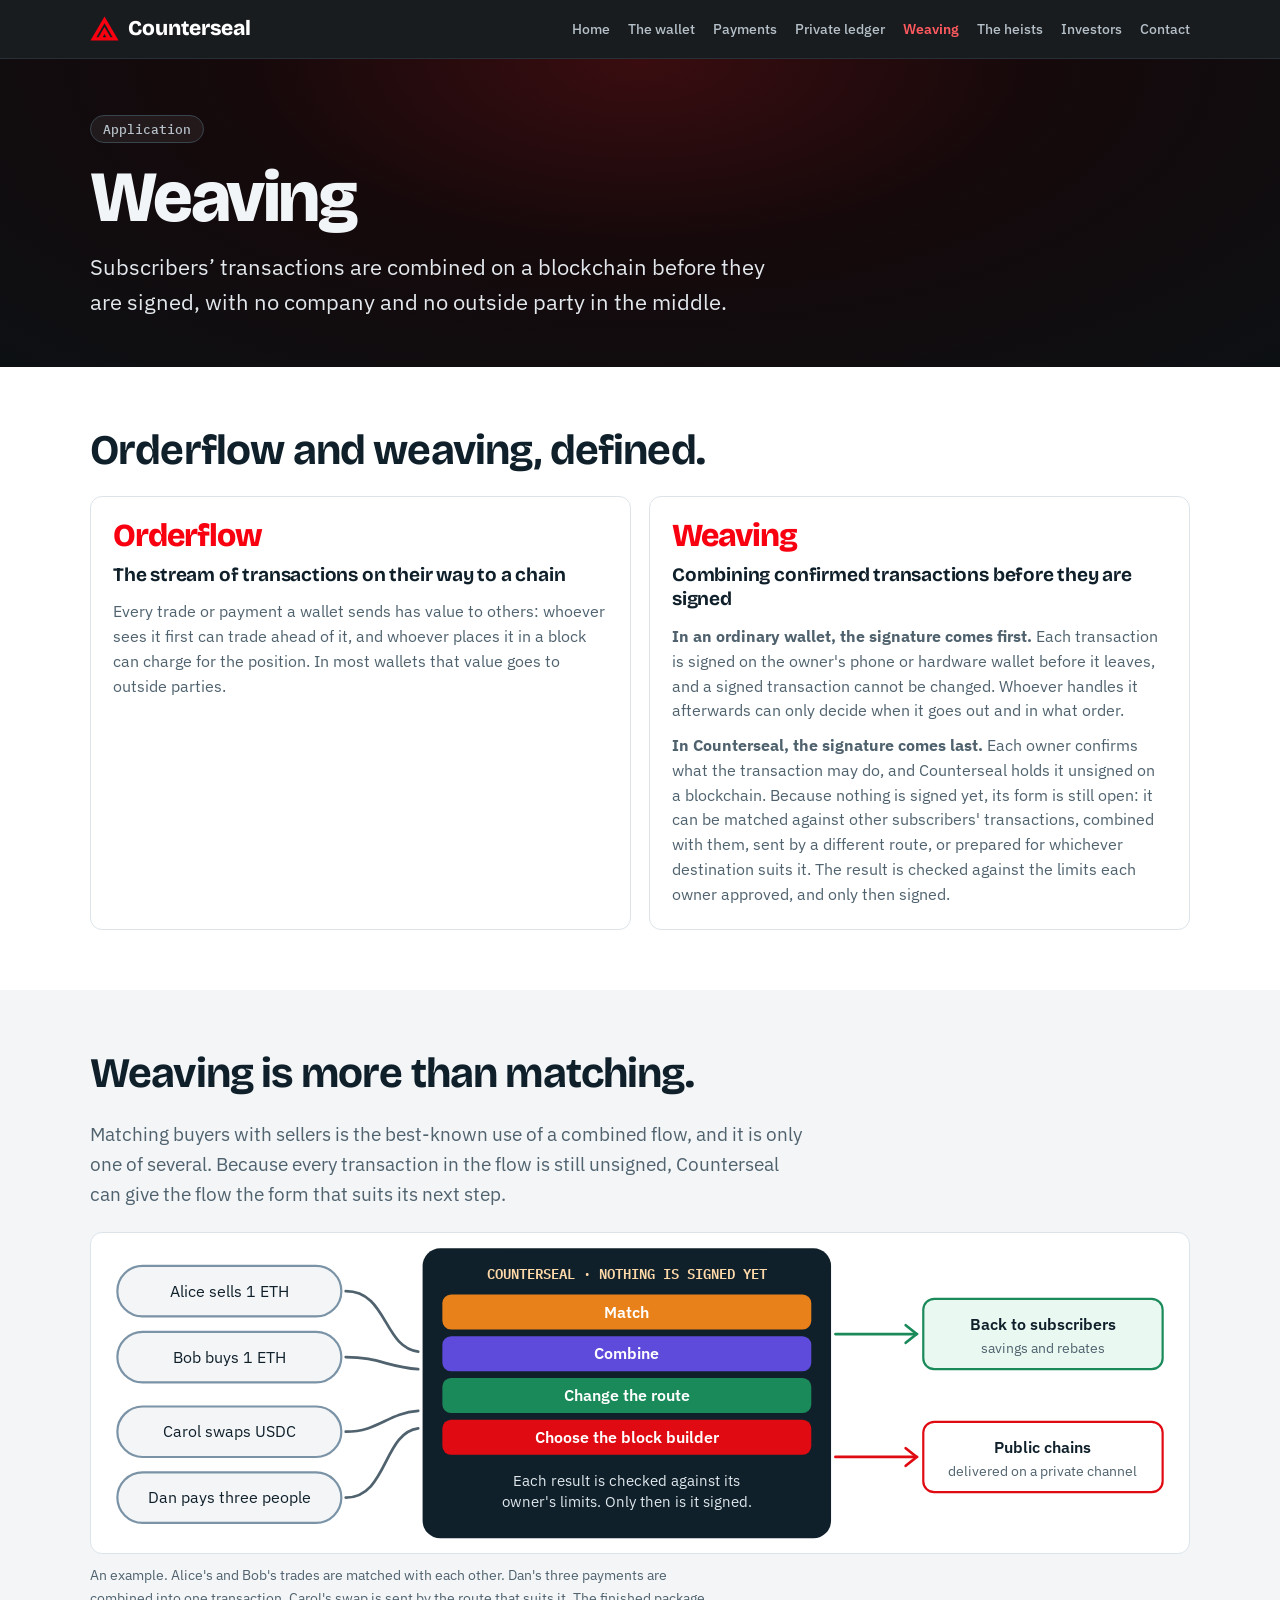
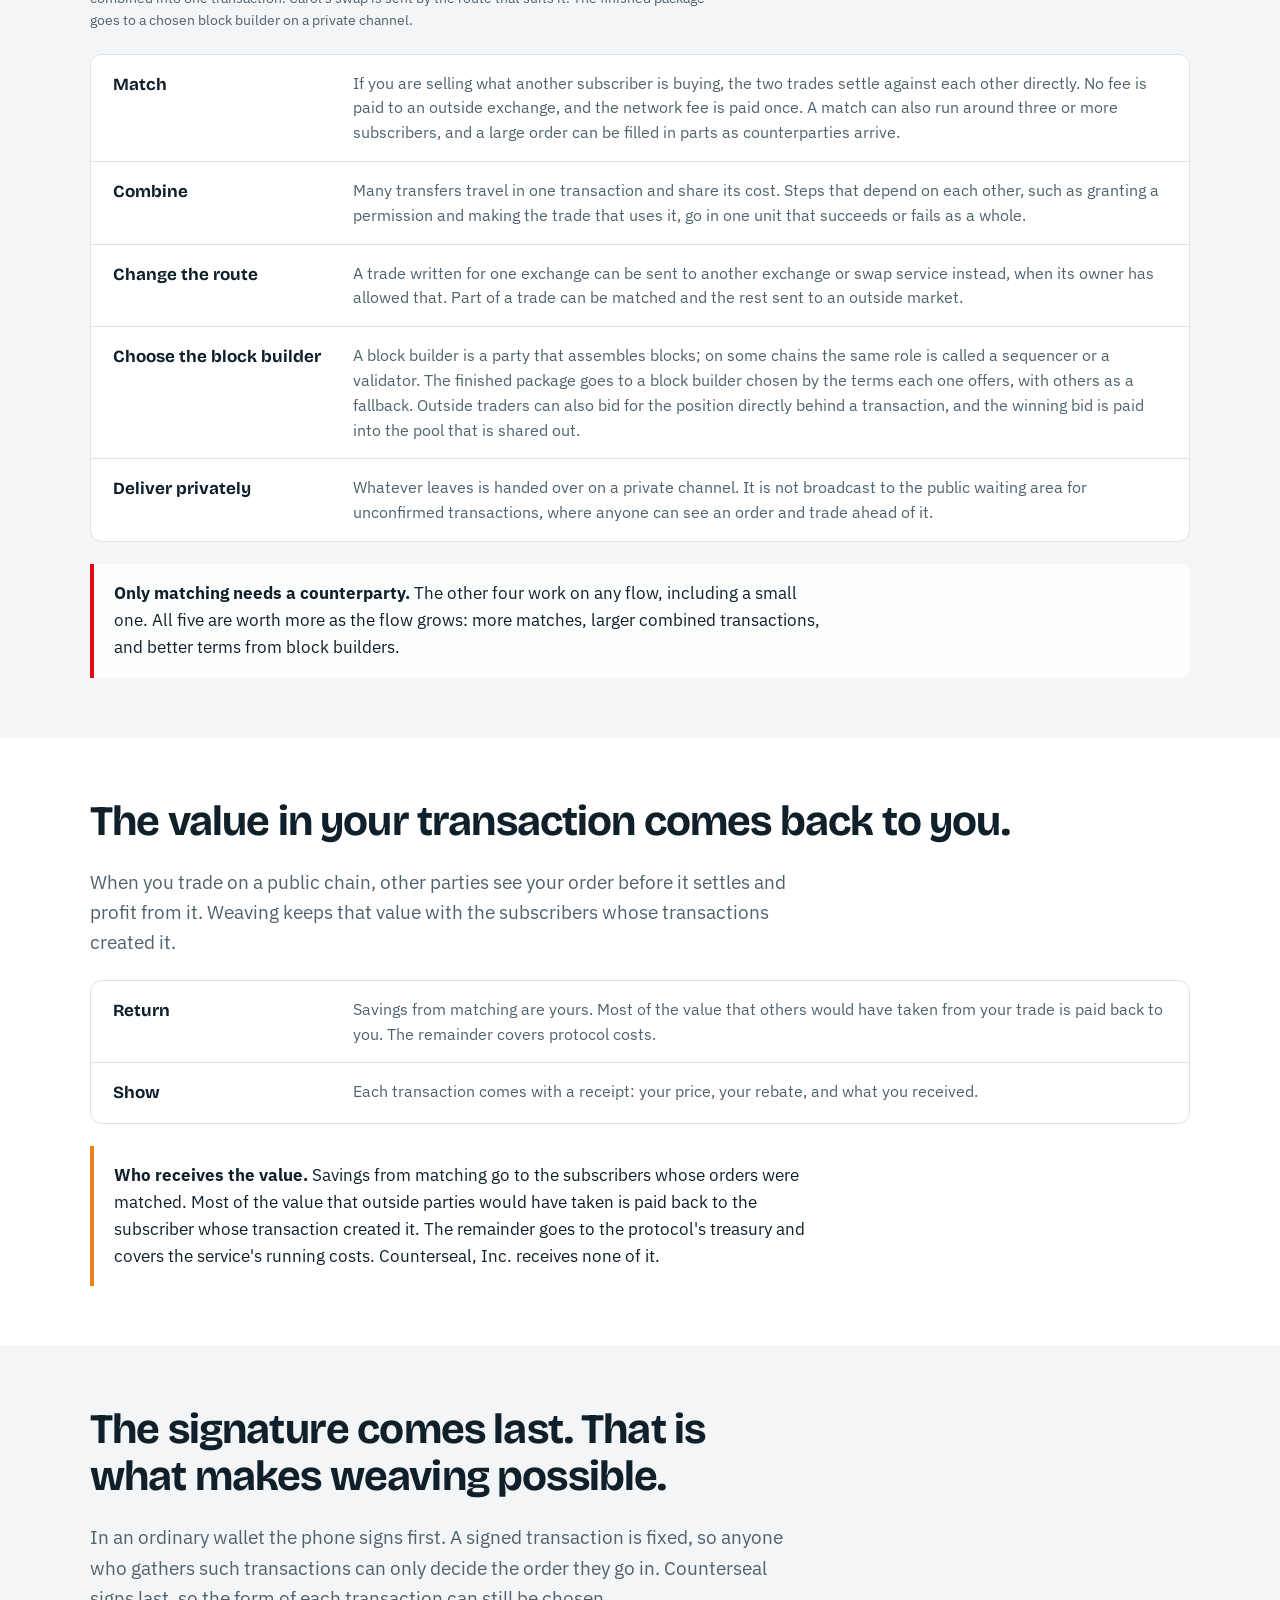
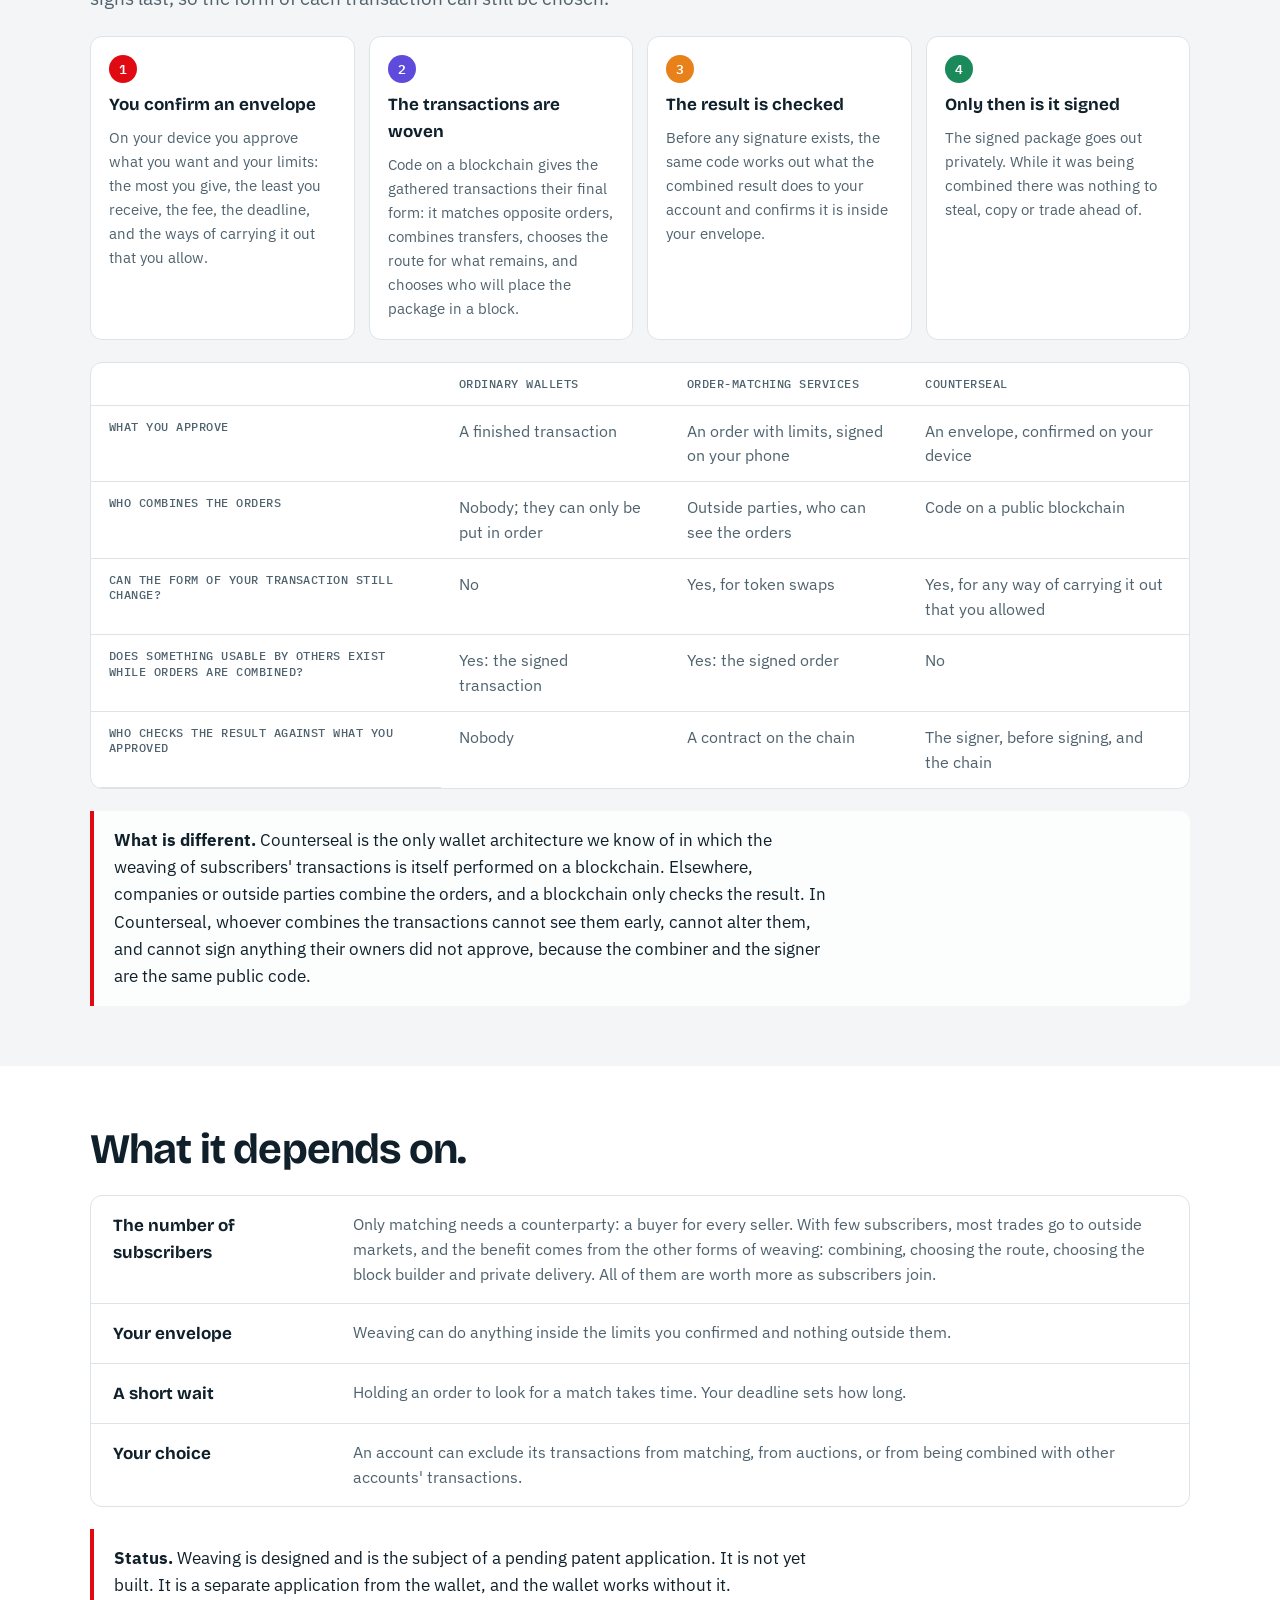
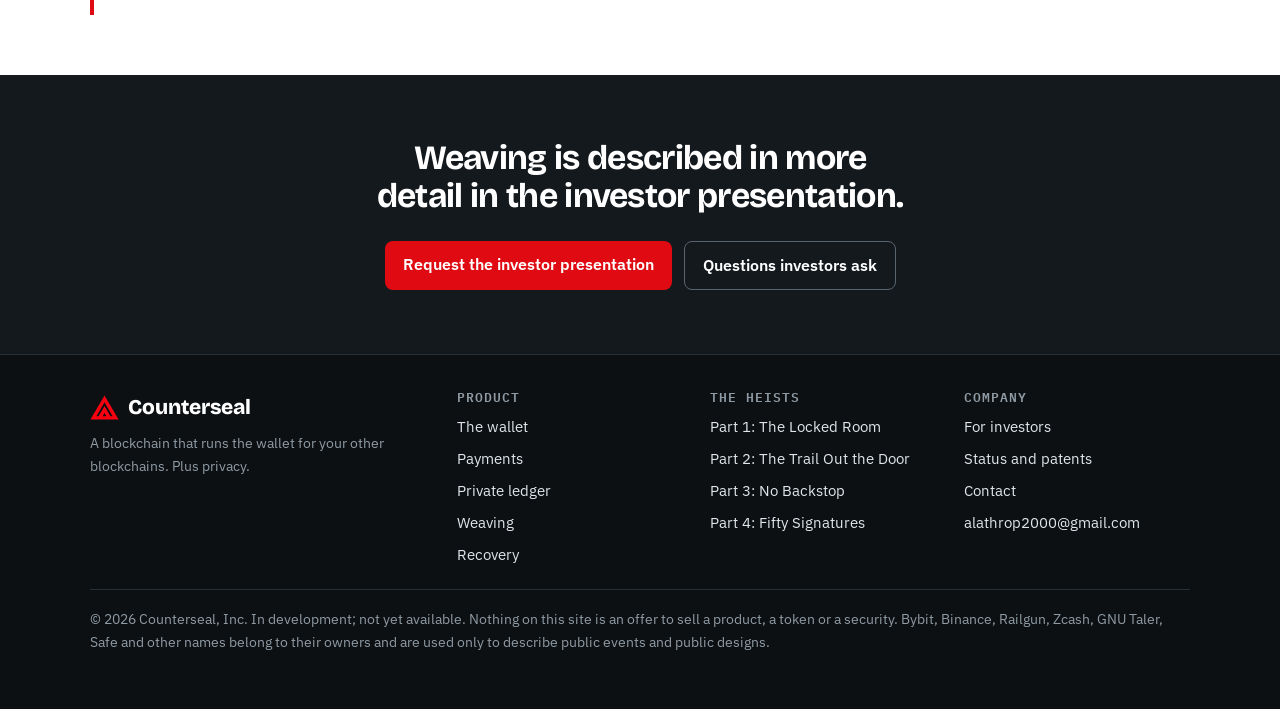
<file: weaving.html>
<!DOCTYPE html>
<html lang="en">
<head>
<meta charset="utf-8">
<meta name="viewport" content="width=device-width, initial-scale=1">
<title>Weaving · Counterseal</title>
<!-- Counterseal_Website_Draft_v0_45 · 2026-11-14 · v0.45: wallet page, two sentences on the machines whose memory is encrypted by the processor itself, added at the founder direction of 2026-11-17 and stated as something Counterseal can use rather than something it depends on, since at the Shielded level the records are readable only inside the subscriber device. Three passages shortened by about as much as the addition, because the section is the longest on the page: the opening no longer makes the comparison with a company server twice, the card on governance no longer repeats it a third time, and the count of countries is left to the map below. v0.44: the thing that runs on the Internet Computer is named a canister smart contract, the platform term, in place of program, at the founder direction of 2026-11-17. It is defined at its first appearance on each page, which on the wallet page is directly under the picture that carries the words Canister Smart Contract. Where the text compares the platform with others, the comparison is now contract to contract: on most blockchains a smart contract is a small piece of logic over a ledger, and here it is the whole thing. The word program is kept only for ordinary software on ordinary computers. v0.43: the wallet page reviewed at the width of a phone. On a narrow screen the map now shows the world band alone: the panel for Europe and the key are cropped away rather than shrunk to nothing, which also removes three unexplained dots left behind when the labels of the key were hidden. The two photographs and the device illustration are loaded only as the reader reaches them. Nothing else changed. v0.42: the three figures and the comparison with a company-run service stay on the investors page only, so the wallet page carries the map and its caption and nothing that the section above it has already said. v0.42: the map moves from the investors page to the wallet page, at the founder direction of 2026-11-17, where the reader first meets the second blockchain and the picture of it; it follows the section that explains what running on a blockchain means. The investors page keeps the same three figures and the comparison with a company-run service, without the map, and points to it. v0.41: wallet page, founder direction of 2026-11-17. The box marked ICP in the second picture is now answered directly under the pictures, where the reader meets it, in three sentences with a link to the section that explains it. That section and the round-trip block are shortened, so the page is no longer than it was before the answer was added. v0.40: a defect in the style sheet corrected with it: the headings of the cards in the two new sections, and this new heading, named a font variable that does not exist, so they were rendering at body size. v0.40: wallet page, the close of the section on running on a blockchain rewritten at the founder direction of 2026-11-17, from a one-line pointer to a statement of why this platform was chosen: a program here keeps its own memory and records, serves its own pages, reaches the web by itself, and can hold a key, so it can sign for Bitcoin and Ethereum without a bridge or a custodian. The two cards are retitled A program no company owns and A key nobody holds. The map link now follows that statement. v0.39: founder direction of 2026-11-17. The figure of tiles on the wallet page is removed; the map carries that idea, and the section now points to it. How many machines a program runs on is stated as a choice made when it is published, not as a fixed property: the ordinary group is thirteen, the largest the network offers is thirty-four today, different programs may run on different groups, and Counterseal takes the largest for the part that deals with the signing keys. The map section says the same in one line. v0.38: wallet page, new section What it means that your wallet runs on a blockchain, at the founder direction of 2026-11-17, placed where the reader first meets the idea that a blockchain runs the wallet software: a figure of the machines of the group as tiles, all carrying the same code, and twelve of the thirty-four lit for one signature, with what follows from each; a link from there to the map of where those machines are. v0.37: the map on the investors page redrawn so it can be read: every country named on the map, a zoomed panel for Europe where fourteen of the machines sit within a few hundred miles of each other, a key for one, two and three machines per country, and the map edge faded into the panel; the caption no longer repeats the figure and now names the seventeen countries with one machine each. On a phone the names are hidden and the caption carries them. v0.36: investors page, new section Where the machines are, at the founder direction of 2026-11-17: a world map of the 34 machines that hold the signing keys, with the countries, the number that would have to act together, and the second group that holds a backup copy; the answer on the remaining risk now carries the same figures and links to it. Figures read from the Internet Computer dashboard on 2026-11-17 and dated on the page, since membership changes by governance vote. v0.35: the device is named Counterseal Token hardware device at the first mention on each page where it was named without those words, at the founder direction of 2026-11-17: the investors page answer on the remaining risk, the wallet page round-trip block, and the private-ledger page sentence on the stricter levels. Later mentions on the same page keep the short name. v0.34: investors page, two new questions, at the founder direction of 2026-11-17. (1) Services that split the signing key (Zengo, Fireblocks): splitting a key answers who can take the funds alone, not what decides when a signature is produced; the Binance wallet system used split-key signing and the largest theft on record still happened; each company publishes a plan for its own failure, described from its own documentation and from court reporting, and in Counterseal no company holds a share or has to act. (2) Shared transaction services for accounts with several approvers (the Safe class): what those services leave in the browser, how the Bybit attack went through it, and the same account expressed in Counterseal at the level the first provisional application describes, with the limits stated. Nothing of the institutional policy model beyond that level appears, because it is not yet covered by a filing. v0.33: founder directions of 2026-11-16 on the hand-off note for round-trip exposure and platform reliability. Wallet page, first section: the two figure captions now point at the arrows, and a new block under the figures states in full that an ordinary wallet lets the phone handle the transaction twice and that in Counterseal the signed transaction never comes back to the phone, with a statement that nearly every self-custody wallet works the first way; the phrase no return leg is replaced, because the phone still learns the outcome; step 4 says so. Investors page: the answer to the narrow-bet question now defends the platform itself (no reported theft from its agreement among machines, its signing cryptography or its separation of programs; reported failures were temporary and recovered; contrast with Pegasus on phones) before the standby; new question on the remaining risk, stating the one-third threshold, what a single machine can read, and that the Shielded level keeps private records where the machines cannot read them. v0.32: the word proof: the cryptographic sense is named once per page as a zero-knowledge proof, with a one-line definition at its first use on the home, private-ledger and investors pages; the wallet page no longer uses proof for authentication credentials. Founder question 2026-11-16. v0.32: the Counterseal mark in the menu bar now always returns to the top of the home page: the scroll reset is repeated shortly after the page opens, because the viewer can restore an old scroll position after the first reset, and a click on the mark while already on the home page scrolls to its top instead of reloading. v0.30: private-ledger page, new section Records only your device can read, describing the sealed storage of the Shielded level at the level PPA 4 states it, with its limit (the ledger sees amount and destination only while checking) and recovery to a replacement device; the claims paragraph and the Release 3.0 row name the level; founder decision 2026-11-16. v0.29: the service that keeps private balances is named the Counterseal Private Ledger on every public surface, with the short form the private ledger in lower case; the bare name the Ledger is retired from the site, and Ledger, the hardware-wallet maker, is described as such at its first appearance on each page; menu and footer labels changed from Private balance to Private ledger. Founder decision 2026-11-16. v0.28: menu bar, the red marker for the current page: Contact and The heists, which point to a place inside the investors and home pages, are now marked when that place is open, and the marker moves when the reader goes elsewhere on the page; the red hover colour applies only on devices with a mouse pointer, since on touch screens a tapped link kept it. v0.27: every page now opens at its very top. The script that reset the scroll position on load also scrolled the main content to the top edge of the window, which put it under the fixed menu bar by the bar height on every page; that call is removed and the reset is made without animation. v0.26: weaving page, first section: the heading Two words, defined did not show which two words, because they appeared only as small grey labels; the heading now names them (Orderflow and weaving, defined) and each word is the large title of its card, with its definition directly beneath; no other text changed. v0.25: weaving described as broader than matching, at the founder request of 2026-11-15: new section Weaving is more than matching with a new diagram and five forms (match, combine, change the route, choose the block builder, deliver privately); value section reduced to return and receipt, with the statement of who receives the value moved into it; definition, step text, home card and the investor answer on trade execution extended to match; the old diagram, which showed a Bitcoin payment and the labels no exchange fee and nobody sees your order first, is replaced. v0.24: investor question on trade execution answered at more length at the founder request of 2026-11-15: the converging unsigned flow as the advantage, the sign-first constraint of other wallets with MetaMask Smart Transactions as the example, weaving as the use of the flow. v0.23: weaving page, definition of weaving rewritten at the founder request of 2026-11-15 to state the advantage: an ordinary wallet signs first, so a collected transaction can only be ordered; Counterseal signs last, so it can still be matched, merged or rearranged; the phrase on serving the owner best removed. v0.22: the status line made inconspicuous at the founder request of 2026-11-15: left-aligned at the bottom of the first dark block, smaller, muted grey, without its outline. v0.21: the status line (In development, not yet available) moved from above the headline to the bottom of the first dark block, below the two buttons, at the founder request of 2026-11-15. v0.20: the triangle mark confirmed by the founder on 2026-11-15 as the provisional logo, shared with Ai-Fi for now; browser-tab icon files added (favicon.ico and apple-touch-icon.png) beside the drawn icon; img/counterseal-logo-provisional.svg now holds the triangle mark and the twin-peaks drawing is removed; buttons and links keep the darker red because white text on it is easier to read. v0.19: trial of a different logo mark at the founder request of 2026-11-15: the triangle mark from the supplied icon file, redrawn without its lettering, in its red (#f80010); the same red applied to the superscript 2 and the statistics figures; the twin-peaks mark is kept in img/ for comparison. v0.18: mixed colour scheme chosen by the founder on 2026-11-15: dark menu bar, page headings, closing band and footer; white and pale grey reading sections in place of the pale coloured ones; no change to any text. v0.17: weaving added as a third application with its own page, following the founder decision of 2026-11-15; the section on value returned from transactions moved from the wallet page to it; home page now shows the wallet and three applications. v0.16: home page, theft section: four published figures on where losses occur (Chainalysis) and a statement that the weaknesses are structural; investors page: new question on a blockchain versus company-run servers, stating in full what a subscriber relies on. v0.15: home page, the second of the three industry problems corrected: hardware wallets now handle shielded Zcash (Ledger since September 2026, Keystone earlier), so the statement that no hardware wallet offers private payments was too broad. v0.14: the home-page diagram now shows six named blockchains and a marker for many more, in place of three chains and two stablecoins; the caption names stablecoins as assets. v0.13: the device in the home-page diagram is now tilted and larger, matching the illustration on the wallet page. v0.12: the superscript 2 is now red, in the headline formula and on the second explanation card; the first card title and its top border are now dark, so the three cards carry the same colours as the three parts of the headline. v0.11: the second explanation card on the home page is now titled with the whole term, the word in grey and the superscript 2 in violet at full size, in place of a lone small superscript. v0.10: logo changed to the twin-peaks mark (option A1) in bright red; site colours changed from teal to red to match; attack warnings changed from red to dark grey so the brand colour is not the warning colour. v0.9: split into pages (home, the wallet, payments, private balance, investors) following the founder decision of 2026-11-14 that Counterseal is a base wallet with two applications; section numbers removed; provisional logo mark, browser-tab icon and page descriptions added; full footer; contact details supplied by the founder; payments page added. Earlier history is in v0.8. Not cleared for publication. -->
<meta name="description" content="Counterseal combines subscribers confirmed transactions on a blockchain before signing them: matching, combining, choice of route and block builder, private delivery, and savings returned to their owners.">
<meta property="og:title" content="Weaving · Counterseal">
<meta property="og:description" content="Counterseal combines subscribers confirmed transactions on a blockchain before signing them: matching, combining, choice of route and block builder, private delivery, and savings returned to their owners.">
<meta property="og:type" content="website">
<link rel="icon" href="data:image/svg+xml,%3Csvg xmlns='http://www.w3.org/2000/svg' viewBox='11.5 1.5 64 60'%3E%3Cpath fill-rule='evenodd' fill='%23f80010' d='M43.5 6.5L73 57H14ZM43.5 20.5L60.5 50H56L43.5 28.5L31 50H26.5ZM43.5 43.5L47.3 50H39.7Z'/%3E%3C/svg%3E">
<link rel="preconnect" href="https://fonts.googleapis.com">
<link rel="preconnect" href="https://fonts.gstatic.com" crossorigin>
<link href="https://fonts.googleapis.com/css2?family=Bricolage+Grotesque:opsz,wght@12..96,500;12..96,700;12..96,800&family=IBM+Plex+Sans:ital,wght@0,400;0,500;0,600;1,400&family=IBM+Plex+Mono:wght@400;500;600&display=swap" rel="stylesheet">
<link rel="icon" href="favicon.ico" sizes="any">
<link rel="apple-touch-icon" href="apple-touch-icon.png">
<link rel="stylesheet" href="css/site.css">
</head>
<body>

<header class="nav" id="pagetop">
  <div class="wrap">
    <a class="brand" href="index.html" aria-label="Counterseal home"><svg class="mark" viewBox="13 5.5 61 52.5" aria-hidden="true"><path fill-rule="evenodd" fill="#f80010" d="M43.5 6.5L73 57H14ZM43.5 20.5L60.5 50H56L43.5 28.5L31 50H26.5ZM43.5 43.5L47.3 50H39.7Z"/></svg> Counterseal</a>
    <nav aria-label="Pages"><a href="index.html">Home</a><a href="wallet.html">The wallet</a><a href="payments.html">Payments</a><a href="privacy.html">Private ledger</a><a href="weaving.html" aria-current="page">Weaving</a><a href="index.html#series">The heists</a><a href="investors.html">Investors</a><a href="investors.html#contact">Contact</a></nav>
  </div>
</header>

<main id="top">
<svg width="0" height="0" style="position:absolute" aria-hidden="true" focusable="false">
  <defs>
    <linearGradient id="ctEdge" x1="0" y1="0" x2="1" y2="1"><stop offset="0" stop-color="#c9d2d8"/><stop offset=".28" stop-color="#5a666e"/><stop offset=".62" stop-color="#2a3339"/><stop offset="1" stop-color="#9aa6ad"/></linearGradient>
    <linearGradient id="ctBody" x1="0" y1="0" x2="0" y2="1"><stop offset="0" stop-color="#252d33"/><stop offset="1" stop-color="#0c1114"/></linearGradient>
    <radialGradient id="ctScr" cx=".5" cy=".3" r=".9"><stop offset="0" stop-color="#0c3340"/><stop offset=".6" stop-color="#06202a"/><stop offset="1" stop-color="#03131a"/></radialGradient>
    <linearGradient id="ctGlare" x1="0" y1="0" x2="1" y2="1"><stop offset="0" stop-color="#fff" stop-opacity=".2"/><stop offset=".45" stop-color="#fff" stop-opacity=".03"/><stop offset="1" stop-color="#fff" stop-opacity="0"/></linearGradient>
    <radialGradient id="ctBtn" cx=".38" cy=".32" r=".8"><stop offset="0" stop-color="#59646b"/><stop offset=".55" stop-color="#262e33"/><stop offset="1" stop-color="#11161a"/></radialGradient>
    <filter id="ctGlow" x="-60%" y="-60%" width="220%" height="220%"><feGaussianBlur stdDeviation="5"/></filter>
    <filter id="ctSoft" x="-40%" y="-40%" width="180%" height="180%"><feGaussianBlur stdDeviation="11"/></filter>
    <clipPath id="ctGlass"><rect x="14" y="14" width="232" height="384" rx="19"/></clipPath>
  </defs>
  <symbol id="ct-device" viewBox="0 0 260 440">
    <ellipse cx="136" cy="420" rx="104" ry="13" fill="#10202b" opacity=".3" filter="url(#ctSoft)"/>
    <rect x="5" y="6" width="254" height="406" rx="29" fill="#070a0c"/>
    <rect x="1" y="1" width="254" height="406" rx="29" fill="url(#ctEdge)"/>
    <rect x="4" y="4" width="248" height="400" rx="26.5" fill="url(#ctBody)"/>
    <rect x="14" y="14" width="232" height="384" rx="19" fill="#05080a"/>
    <rect x="20" y="20" width="220" height="300" rx="13" fill="url(#ctScr)"/>
    <g font-family="IBM Plex Sans, sans-serif">
      <rect x="34" y="34" width="9" height="8" rx="1.6" fill="#7fd6a4"/><path d="M35.6 34v-2.6a2.9 2.9 0 0 1 5.8 0V34" fill="none" stroke="#7fd6a4" stroke-width="1.5"/>
      <text x="50" y="42" font-size="11" font-weight="600" fill="#9fc3cc" letter-spacing=".5">COUNTERSEAL</text>
      <text x="226" y="42" font-size="10.5" fill="#6f909a" text-anchor="end">Verified</text>
      <text x="34" y="82" font-size="14" fill="#bfe1e8">Send</text>
      <text x="34" y="118" font-family="Bricolage Grotesque, sans-serif" font-size="33" font-weight="700" fill="#fff" letter-spacing="-.8">250.00</text>
      <text x="150" y="118" font-size="15" font-weight="600" fill="#8fd0dc">USDC</text>
      <g stroke="#1c4250" stroke-width="1"><path d="M34 140H226"/><path d="M34 180H226"/><path d="M34 220H226"/><path d="M34 260H226"/></g>
      <g font-size="11" fill="#6f909a"><text x="34" y="157">To</text><text x="34" y="197">Address</text><text x="34" y="237">Network</text></g>
      <g font-size="13.5" fill="#e6f4f7" text-anchor="end"><text x="226" y="170">Vendor DCMA</text><text x="226" y="210" font-family="IBM Plex Mono, monospace" font-size="12.5">0x4a33…9fc0</text><text x="226" y="250">Base</text></g>
      <text x="130" y="296" font-size="11.5" fill="#f2b673" text-anchor="middle">Hold the button to confirm</text>
    </g>
    <path d="M14 14H150L52 398H14Z" fill="url(#ctGlare)" clip-path="url(#ctGlass)"/>
    <circle cx="130" cy="359" r="26" fill="#e8811a" opacity=".75" filter="url(#ctGlow)"/>
    <circle cx="130" cy="359" r="24" fill="none" stroke="#ffb45e" stroke-width="2.6"/>
    <circle cx="130" cy="359" r="20" fill="url(#ctBtn)"/>
    <circle cx="130" cy="359" r="20" fill="none" stroke="#000" stroke-opacity=".55" stroke-width="1"/>
    <path d="M117 350a16 16 0 0 1 17-6" fill="none" stroke="#fff" stroke-opacity=".28" stroke-width="1.6" stroke-linecap="round"/>
  </symbol>
</svg>
<div class="pagehead"><div class="wrap"><span class="status">Application</span><h1>Weaving</h1><p class="lead">Subscribers’ transactions are combined on a blockchain before they are signed, with no company and no outside party in the middle.</p></div></div>
<section id="weave-what">
  <div class="wrap"><div class="body">
    <h2>Orderflow and weaving, defined.</h2>
    <div class="grid2">
      <div class="card termcard"><h3 class="term">Orderflow</h3><p class="def">The stream of transactions on their way to a chain</p><p>Every trade or payment a wallet sends has value to others: whoever sees it first can trade ahead of it, and whoever places it in a block can charge for the position. In most wallets that value goes to outside parties.</p></div>
      <div class="card termcard"><h3 class="term">Weaving</h3><p class="def">Combining confirmed transactions before they are signed</p><p><strong>In an ordinary wallet, the signature comes first.</strong> Each transaction is signed on the owner's phone or hardware wallet before it leaves, and a signed transaction cannot be changed. Whoever handles it afterwards can only decide when it goes out and in what order.</p><p><strong>In Counterseal, the signature comes last.</strong> Each owner confirms what the transaction may do, and Counterseal holds it unsigned on a blockchain. Because nothing is signed yet, its form is still open: it can be matched against other subscribers' transactions, combined with them, sent by a different route, or prepared for whichever destination suits it. The result is checked against the limits each owner approved, and only then signed.</p></div>
    </div>
  </div></div>
</section>
<section id="weave-forms" class="sky">
  <div class="wrap"><div class="body">
    <h2>Weaving is more than matching.</h2>
    <p class="lead">Matching buyers with sellers is the best-known use of a combined flow, and it is only one of several. Because every transaction in the flow is still unsigned, Counterseal can give the flow the form that suits its next step.</p>
    <figure>
      <svg viewBox="0 0 1000 292" role="img" aria-label="Four subscribers' confirmed transactions arrive unsigned: Alice sells 1 ETH, Bob buys 1 ETH, Carol swaps USDC, and Dan pays three people. Counterseal can match them, combine them, change the route and choose the block builder. Each result is checked against its owner's limits and then signed. The package is delivered to public chains on a private channel, and savings and rebates return to the subscribers." style="background:#fff">
        <g font-family="IBM Plex Sans, sans-serif" font-size="15">
          <g fill="#f3f5f7" stroke="#7b93a6" stroke-width="2"><rect x="24" y="30" width="204" height="46" rx="23"/><rect x="24" y="90" width="204" height="46" rx="23"/><rect x="24" y="158" width="204" height="46" rx="23"/><rect x="24" y="218" width="204" height="46" rx="23"/></g>
          <text x="126" y="58" text-anchor="middle" fill="#10202b">Alice sells 1 ETH</text>
          <text x="126" y="118" text-anchor="middle" fill="#10202b">Bob buys 1 ETH</text>
          <text x="126" y="186" text-anchor="middle" fill="#10202b">Carol swaps USDC</text>
          <text x="126" y="246" text-anchor="middle" fill="#10202b">Dan pays three people</text>
          <g stroke="#4f626e" stroke-width="2.5" fill="none" stroke-linecap="round"><path d="M232 53 C270 53 266 104 298 108"/><path d="M232 113 C262 113 270 122 298 124"/><path d="M232 181 C262 181 270 164 298 162"/><path d="M232 241 C270 241 266 182 298 178"/></g>
          <rect x="302" y="14" width="372" height="264" rx="16" fill="#10202b"/>
          <text x="488" y="42" text-anchor="middle" font-family="IBM Plex Mono, monospace" font-size="12.5" font-weight="600" fill="#ffd9a8">COUNTERSEAL · NOTHING IS SIGNED YET</text>
          <rect x="320" y="56" width="336" height="32" rx="8" fill="#e8811a"/><text x="488" y="77" text-anchor="middle" font-weight="600" fill="#fff">Match</text>
          <rect x="320" y="94" width="336" height="32" rx="8" fill="#5f4bdb"/><text x="488" y="115" text-anchor="middle" font-weight="600" fill="#fff">Combine</text>
          <rect x="320" y="132" width="336" height="32" rx="8" fill="#1b8a5a"/><text x="488" y="153" text-anchor="middle" font-weight="600" fill="#fff">Change the route</text>
          <rect x="320" y="170" width="336" height="32" rx="8" fill="#e00b12"/><text x="488" y="191" text-anchor="middle" font-weight="600" fill="#fff">Choose the block builder</text>
          <text x="488" y="230" text-anchor="middle" font-size="13.5" fill="#dfe7ec">Each result is checked against its</text>
          <text x="488" y="250" text-anchor="middle" font-size="13.5" fill="#dfe7ec">owner's limits. Only then is it signed.</text>
          <g stroke="#1b8a5a" stroke-width="2.5" fill="none" stroke-linecap="round"><path d="M678 92 H752"/><path d="M742 84 l10 8 l-10 8"/></g>
          <rect x="758" y="60" width="218" height="64" rx="10" fill="#e9f8f0" stroke="#1b8a5a" stroke-width="2"/>
          <text x="867" y="88" text-anchor="middle" font-weight="600" fill="#10202b">Back to subscribers</text>
          <text x="867" y="109" text-anchor="middle" font-size="13" fill="#4f626e">savings and rebates</text>
          <g stroke="#e00b12" stroke-width="2.5" fill="none" stroke-linecap="round"><path d="M678 204 H752"/><path d="M742 196 l10 8 l-10 8"/></g>
          <rect x="758" y="172" width="218" height="64" rx="10" fill="#fff" stroke="#e00b12" stroke-width="2"/>
          <text x="867" y="200" text-anchor="middle" font-weight="600" fill="#10202b">Public chains</text>
          <text x="867" y="221" text-anchor="middle" font-size="13" fill="#4f626e">delivered on a private channel</text>
        </g>
      </svg>
      <figcaption>An example. Alice's and Bob's trades are matched with each other. Dan's three payments are combined into one transaction. Carol's swap is sent by the route that suits it. The finished package goes to a chosen block builder on a private channel.</figcaption>
    </figure>
    <div class="rows">
      <div><b>Match</b><span>If you are selling what another subscriber is buying, the two trades settle against each other directly. No fee is paid to an outside exchange, and the network fee is paid once. A match can also run around three or more subscribers, and a large order can be filled in parts as counterparties arrive.</span></div>
      <div><b>Combine</b><span>Many transfers travel in one transaction and share its cost. Steps that depend on each other, such as granting a permission and making the trade that uses it, go in one unit that succeeds or fails as a whole.</span></div>
      <div><b>Change the route</b><span>A trade written for one exchange can be sent to another exchange or swap service instead, when its owner has allowed that. Part of a trade can be matched and the rest sent to an outside market.</span></div>
      <div><b>Choose the block builder</b><span>A block builder is a party that assembles blocks; on some chains the same role is called a sequencer or a validator. The finished package goes to a block builder chosen by the terms each one offers, with others as a fallback. Outside traders can also bid for the position directly behind a transaction, and the winning bid is paid into the pool that is shared out.</span></div>
      <div><b>Deliver privately</b><span>Whatever leaves is handed over on a private channel. It is not broadcast to the public waiting area for unconfirmed transactions, where anyone can see an order and trade ahead of it.</span></div>
    </div>
    <div class="callout"><p><strong>Only matching needs a counterparty.</strong> The other four work on any flow, including a small one. All five are worth more as the flow grows: more matches, larger combined transactions, and better terms from block builders.</p></div>
  </div></div>
</section>
<section id="value">
  <div class="wrap sec">
    <div class="body">
      <h2>The value in your transaction comes back to you.</h2>
      <p class="lead">When you trade on a public chain, other parties see your order before it settles and profit from it. Weaving keeps that value with the subscribers whose transactions created it.</p>
      <div class="rows">
        <div><b>Return</b><span>Savings from matching are yours. Most of the value that others would have taken from your trade is paid back to you. The remainder covers protocol costs.</span></div>
        <div><b>Show</b><span>Each transaction comes with a receipt: your price, your rebate, and what you received.</span></div>
      </div>
      <div class="callout" style="border-left-color:var(--sun)"><p><strong>Who receives the value.</strong> Savings from matching go to the subscribers whose orders were matched. Most of the value that outside parties would have taken is paid back to the subscriber whose transaction created it. The remainder goes to the protocol's treasury and covers the service's running costs. Counterseal, Inc. receives none of it.</p></div>
    </div>
  </div>
</section>
<section id="weave-last" class="sky">
  <div class="wrap"><div class="body">
    <h2>The signature comes last. That is what makes weaving possible.</h2>
    <p class="lead">In an ordinary wallet the phone signs first. A signed transaction is fixed, so anyone who gathers such transactions can only decide the order they go in. Counterseal signs last, so the form of each transaction can still be chosen.</p>
    <ol class="steps">
      <li><strong>You confirm an envelope</strong>On your device you approve what you want and your limits: the most you give, the least you receive, the fee, the deadline, and the ways of carrying it out that you allow.</li>
      <li><strong>The transactions are woven</strong>Code on a blockchain gives the gathered transactions their final form: it matches opposite orders, combines transfers, chooses the route for what remains, and chooses who will place the package in a block.</li>
      <li><strong>The result is checked</strong>Before any signature exists, the same code works out what the combined result does to your account and confirms it is inside your envelope.</li>
      <li><strong>Only then is it signed</strong>The signed package goes out privately. While it was being combined there was nothing to steal, copy or trade ahead of.</li>
    </ol>
    <div class="tablewrap">
      <table class="vs">
        <thead><tr><th></th><th>Ordinary wallets</th><th>Order-matching services</th><th>Counterseal</th></tr></thead>
        <tbody>
          <tr><th>What you approve</th><td>A finished transaction</td><td>An order with limits, signed on your phone</td><td>An envelope, confirmed on your device</td></tr>
          <tr><th>Who combines the orders</th><td>Nobody; they can only be put in order</td><td>Outside parties, who can see the orders</td><td>Code on a public blockchain</td></tr>
          <tr><th>Can the form of your transaction still change?</th><td>No</td><td>Yes, for token swaps</td><td>Yes, for any way of carrying it out that you allowed</td></tr>
          <tr><th>Does something usable by others exist while orders are combined?</th><td>Yes: the signed transaction</td><td>Yes: the signed order</td><td>No</td></tr>
          <tr><th>Who checks the result against what you approved</th><td>Nobody</td><td>A contract on the chain</td><td>The signer, before signing, and the chain</td></tr>
        </tbody>
      </table>
    </div>
    <div class="callout"><p><strong>What is different.</strong> Counterseal is the only wallet architecture we know of in which the weaving of subscribers' transactions is itself performed on a blockchain. Elsewhere, companies or outside parties combine the orders, and a blockchain only checks the result. In Counterseal, whoever combines the transactions cannot see them early, cannot alter them, and cannot sign anything their owners did not approve, because the combiner and the signer are the same public code.</p></div>
  </div></div>
</section>
<section id="weave-limits">
  <div class="wrap"><div class="body">
    <h2>What it depends on.</h2>
    <div class="rows">
      <div><b>The number of subscribers</b><span>Only matching needs a counterparty: a buyer for every seller. With few subscribers, most trades go to outside markets, and the benefit comes from the other forms of weaving: combining, choosing the route, choosing the block builder and private delivery. All of them are worth more as subscribers join.</span></div>
      <div><b>Your envelope</b><span>Weaving can do anything inside the limits you confirmed and nothing outside them.</span></div>
      <div><b>A short wait</b><span>Holding an order to look for a match takes time. Your deadline sets how long.</span></div>
      <div><b>Your choice</b><span>An account can exclude its transactions from matching, from auctions, or from being combined with other accounts' transactions.</span></div>
    </div>
    <div class="callout"><p><strong>Status.</strong> Weaving is designed and is the subject of a pending patent application. It is not yet built. It is a separate application from the wallet, and the wallet works without it.</p></div>
  </div></div>
</section>
<section class="ctaband"><div class="wrap"><h2>Weaving is described in more detail in the investor presentation.</h2><div class="cta"><a class="btn" href="investors.html#contact">Request the investor presentation</a><a class="btn alt" href="investors.html">Questions investors ask</a></div></div></section>

</main>

<footer>
  <div class="wrap">
    <div class="fcols">
      <div><a class="brand" href="index.html"><svg class="mark" viewBox="13 5.5 61 52.5" aria-hidden="true"><path fill-rule="evenodd" fill="#f80010" d="M43.5 6.5L73 57H14ZM43.5 20.5L60.5 50H56L43.5 28.5L31 50H26.5ZM43.5 43.5L47.3 50H39.7Z"/></svg> Counterseal</a><p class="small">A blockchain that runs the wallet for your other blockchains. Plus privacy.</p></div>
      <div><h4>Product</h4><a href="wallet.html">The wallet</a><a href="payments.html">Payments</a><a href="privacy.html">Private ledger</a><a href="weaving.html">Weaving</a><a href="wallet.html#recovery">Recovery</a></div>
      <div><h4>The heists</h4><a href="heist-1.html">Part 1: The Locked Room</a><a href="heist-2.html">Part 2: The Trail Out the Door</a><a href="heist-3.html">Part 3: No Backstop</a><a href="heist-4.html">Part 4: Fifty Signatures</a></div>
      <div><h4>Company</h4><a href="investors.html">For investors</a><a href="investors.html#today">Status and patents</a><a href="investors.html#contact">Contact</a><a href="mailto:alathrop2000@gmail.com">alathrop2000@gmail.com</a></div>
    </div>
    <p class="small legal">© 2026 Counterseal, Inc. In development; not yet available. Nothing on this site is an offer to sell a product, a token or a security. Bybit, Binance, Railgun, Zcash, GNU Taler, Safe and other names belong to their owners and are used only to describe public events and public designs.</p>
  </div>
</footer>

<script>
/* Open every page at its top. Without this, the viewer keeps the scroll position of the page the reader came from. The reset uses the window only; scrolling the main element into view would place it under the fixed menu bar. */
(function(){function up(){if(location.hash.length>1)return;try{var d=document.documentElement,b=d.style.scrollBehavior;d.style.scrollBehavior="auto";window.scrollTo(0,0);d.style.scrollBehavior=b;}catch(e){}}
if("scrollRestoration" in history){try{history.scrollRestoration="manual";}catch(e){}}
up();window.addEventListener("pageshow",up);window.addEventListener("load",function(){up();setTimeout(up,60);setTimeout(up,300);});})();
</script>
<script>
/* Mark the menu link for the open page. A link to a place inside a page (Contact, The heists) is marked while that place is open. */
(function(){var links=document.querySelectorAll("header.nav nav a");function page(){var p=location.pathname.split("/").pop()||"index.html";return p;}
function mark(){var here=page()+location.hash,hit=null;for(var i=0;i<links.length;i++){var h=links[i].getAttribute("href");if(h===here){hit=links[i];}}
if(!hit){for(var j=0;j<links.length;j++){var g=links[j].getAttribute("href");if(g.indexOf("#")<0&&g===page()){hit=links[j];}}}
for(var k=0;k<links.length;k++){if(links[k]===hit){links[k].setAttribute("aria-current","page");}else{links[k].removeAttribute("aria-current");}}}
mark();window.addEventListener("hashchange",mark);
var brand=document.querySelector("header.nav a.brand");if(brand){brand.addEventListener("click",function(e){if(page()==="index.html"&&!location.hash){e.preventDefault();var d=document.documentElement,b=d.style.scrollBehavior;d.style.scrollBehavior="auto";window.scrollTo(0,0);d.style.scrollBehavior=b;}});}})();
</script>
</body>
</html>
</file>
<file: css/site.css>
/* Counterseal website draft v0.2. Layout idea: light page, each section a soft colored band holding one claim, one short proof, one picture. */
:root{
  --paper:#ffffff; --ink:#10202b; --soft:#4f626e; --line:#dce4ea; --panel:#ffffff;
  --seal:#e00b12; --seal-ink:#ffffff; --sun:#e8811a; --violet:#5f4bdb; --alarm:#47525a;
  --band-sky:#eaf4fd; --band-sun:#fff4e3; --band-mint:#e9f8f0; --band-lilac:#f2effe;
  --display:"Bricolage Grotesque","Segoe UI",system-ui,sans-serif;
  --body:"IBM Plex Sans","Segoe UI",system-ui,sans-serif;
  --mono:"IBM Plex Mono",ui-monospace,Menlo,Consolas,monospace;
  color-scheme:light;
}
*{box-sizing:border-box}
html{scroll-behavior:smooth}
@media (prefers-reduced-motion:reduce){html{scroll-behavior:auto}}
body{margin:0;background:var(--paper);color:var(--ink);font:17px/1.6 var(--body)}
a{color:var(--seal)}
a:focus-visible{outline:2px solid var(--violet);outline-offset:3px;border-radius:3px}
img{max-width:100%;display:block;height:auto}
.wrap{width:min(1100px,100% - 40px);margin-inline:auto}
h1,h2,h3{font-family:var(--display);text-wrap:balance;margin:0;letter-spacing:-.02em}
h2{font-size:clamp(28px,4.2vw,42px);line-height:1.12;font-weight:700}
h3{font-size:19px;font-weight:700;letter-spacing:-.01em}
p{margin:0;max-width:65ch}
.lead{font-size:19px;color:var(--soft)}
.small{font-size:14px;color:var(--soft)}
.nav{position:sticky;top:0;z-index:5;background:#ffffffee;backdrop-filter:blur(8px);border-bottom:1px solid var(--line)}
.nav .wrap{display:flex;align-items:center;justify-content:space-between;gap:16px;flex-wrap:wrap;padding-block:12px}
.brand{font-family:var(--display);font-weight:800;font-size:21px;text-decoration:none;color:var(--ink);display:flex;align-items:center;gap:9px}
.brand svg{height:25px;width:auto}
.nav nav{display:flex;gap:18px;flex-wrap:wrap}
.nav nav a{font-size:14px;font-weight:500;text-decoration:none;color:var(--soft)}
@media (hover:hover){.nav nav a:hover{color:var(--seal)}}
/* hero */
.hero{padding:84px 0 96px;text-align:center;background:linear-gradient(115deg,#dff1fb 0%,#eef0ff 48%,#ffeed6 100%)}
.hero .wrap{display:block}
.status{display:inline-block;font:500 12.5px/1 var(--mono);border:1px solid #b9cfdc;border-radius:99px;padding:7px 12px;color:var(--soft);background:#ffffffb0}
.formula{font-family:var(--display);font-weight:800;font-size:clamp(50px,11.5vw,150px);line-height:1;letter-spacing:-.045em;margin:26px 0 22px}
.formula sup{font-size:.5em;vertical-align:.72em;color:var(--violet);margin-left:.03em}
.formula .plus,.formula .one{color:var(--sun)}
.hero .lead{font-size:clamp(19px,2.3vw,25px);color:var(--ink);max-width:40ch;margin-inline:auto}
.cta{display:flex;gap:12px;flex-wrap:wrap;margin-top:22px}
.hero .cta{justify-content:center;margin-top:30px}
.btn{display:inline-block;font-weight:600;font-size:15.5px;text-decoration:none;padding:11px 18px;border-radius:8px;background:var(--seal);color:var(--seal-ink)}
.btn.alt{background:#fff;color:var(--ink);border:1px solid #b9cfdc}
.decode{display:grid;grid-template-columns:repeat(3,1fr);gap:16px;margin-top:-28px;position:relative}
.decode div{padding:20px 22px;display:flex;flex-direction:column;gap:6px;background:#fff;border:1px solid var(--line);border-radius:12px;border-top:5px solid var(--seal);box-shadow:0 6px 18px #10202b12}
.decode div:nth-child(2){border-top-color:var(--violet)} .decode div:nth-child(3){border-top-color:var(--sun)}
.decode b{font:600 20px/1.2 var(--mono);color:var(--seal)}
.decode div:nth-child(2) b{color:var(--violet)} .decode div:nth-child(3) b{color:var(--sun)}
.decode span{font-size:15.5px;color:var(--soft)} .decode strong{color:var(--ink);font-weight:600}
/* sections */
section{padding:60px 0}
section.sky{background:var(--band-sky)} section.sun{background:var(--band-sun)} section.mint{background:var(--band-mint)} section.lilac{background:var(--band-lilac)}
.sec{display:block}
.num{font:600 14px/40px var(--mono);width:40px;height:40px;border-radius:50%;text-align:center;background:var(--seal);color:#fff}
.sun .num{background:var(--sun)} .lilac .num{background:var(--violet)} .mint .num{background:#1b8a5a}
.body{display:flex;flex-direction:column;gap:22px;min-width:0}
.grid2{display:grid;grid-template-columns:1fr 1fr;gap:18px}
.grid3{display:grid;grid-template-columns:repeat(3,1fr);gap:18px}
.card{background:var(--panel);border:1px solid var(--line);border-radius:12px;padding:22px;display:flex;flex-direction:column;gap:10px}
.card p{font-size:15.5px;color:var(--soft)}
.tag{font:500 12px/1 var(--mono);letter-spacing:.04em;text-transform:uppercase;color:var(--soft)}
.big{font-family:var(--display);font-weight:800;font-size:clamp(40px,6vw,60px);line-height:1;letter-spacing:-.03em;color:var(--alarm);font-variant-numeric:tabular-nums}
.callout{border-left:4px solid var(--seal);background:#ffffffc8;padding:16px 20px;border-radius:0 10px 10px 0;font-size:17px}
.callout p{max-width:72ch}
.steps{list-style:none;margin:0;padding:0;display:grid;grid-template-columns:repeat(4,1fr);gap:14px;counter-reset:s}
.steps li{counter-increment:s;background:var(--panel);border:1px solid var(--line);border-radius:12px;padding:18px;font-size:15px;color:var(--soft);display:flex;flex-direction:column;gap:8px}
.steps li::before{content:counter(s);font:600 13px/28px var(--mono);width:28px;height:28px;border-radius:50%;background:var(--seal);color:#fff;text-align:center}
.steps li:nth-child(2)::before{background:var(--violet)} .steps li:nth-child(3)::before{background:var(--sun)} .steps li:nth-child(4)::before{background:#1b8a5a}
.steps li strong{color:var(--ink);font-family:var(--display);font-size:17px}
figure{margin:0;display:flex;flex-direction:column;gap:10px}
figure img,figure svg{border-radius:12px;border:1px solid var(--line);width:100%}
figcaption{font-size:14px;color:var(--soft);max-width:80ch}
.mapfig{max-width:520px;margin:6px auto 0} .mapfig svg{border:0;background:transparent}
.devhero{display:grid;grid-template-columns:1.25fr .75fr;gap:30px;align-items:center}
.devhero>div{display:flex;flex-direction:column;gap:14px}
.ctfig{align-items:center} .ctfig svg{border:0;max-width:300px;border-radius:0} .ctfig figcaption{text-align:center;font-size:13px}
.pair{display:grid;grid-template-columns:1fr 1fr;gap:18px}
.pair .lab{font:600 12.5px/1 var(--mono);text-transform:uppercase;letter-spacing:.05em}
.pair .lab.bad{color:var(--alarm)} .pair .lab.good{color:#1b8a5a}
.devices{display:grid;grid-template-columns:1fr 1fr;gap:18px}
.dev{background:var(--panel);border:1px solid var(--line);border-radius:12px;padding:22px;display:flex;flex-direction:column;gap:14px;align-items:flex-start}
.screen{width:100%;max-width:300px;background:#0a0f10;color:#e8f1f0;border-radius:14px;padding:18px;font:400 14px/1.5 var(--mono);border:3px solid #2b3638;min-height:176px;display:flex;flex-direction:column;gap:4px}
.screen .hash{word-break:break-all;color:#93a3a5;font-size:12.5px}
.screen .amt{font-size:22px;font-weight:500;color:#fff}
.screen .row{display:flex;justify-content:space-between;gap:10px;color:#b9c7c8}
.screen .btns{margin-top:auto;display:flex;justify-content:space-between;padding-top:10px;font-size:12px;color:#93a3a5}
.dev.bad h3{color:var(--alarm)} .dev.good h3{color:#1b8a5a}
.rows{display:flex;flex-direction:column;border:1px solid var(--line);border-radius:12px;background:var(--panel);overflow:hidden}
.rows>div{display:grid;grid-template-columns:220px 1fr;gap:6px 20px;padding:16px 22px}
.rows>div+div{border-top:1px solid var(--line)}
.rows b{font-family:var(--display);font-size:17px} .rows span{font-size:15.5px;color:var(--soft)}
.tablewrap{overflow-x:auto;border:1px solid var(--line);border-radius:12px;background:#fff}
.vs{width:100%;border-collapse:collapse;font-size:15.5px}
.vs th,.vs td{text-align:left;padding:13px 18px;vertical-align:top}
.vs th{font:500 12px/1.3 var(--mono);text-transform:uppercase;letter-spacing:.04em;color:var(--soft);border-bottom:1px solid var(--line)}
.vs tr+tr td{border-top:1px solid var(--line)}
.vs td{color:var(--soft)} .vs td:first-child{color:var(--ink);font-weight:600} .vs td.us{color:var(--ink);background:#f6f3ff}
.parts{display:grid;grid-template-columns:repeat(4,1fr);gap:16px}
.part{background:#fff;border:1px solid var(--line);border-radius:12px;overflow:hidden;display:flex;flex-direction:column;text-decoration:none;color:var(--ink)}
.part img{aspect-ratio:16/9;object-fit:cover;object-position:left top;width:100%}
.part div{padding:16px;display:flex;flex-direction:column;gap:6px}
.part .tag{color:var(--sun)} .part span.d{font-size:14.5px;color:var(--soft)}
.part:hover{border-color:var(--seal)} .part .go{font-weight:600;font-size:14.5px;color:var(--seal);margin-top:4px}
footer{border-top:1px solid var(--line);padding:36px 0 56px}
footer .wrap{display:flex;flex-direction:column;gap:12px}
/* article pages */
.arthead{background:linear-gradient(115deg,#dff1fb 0%,#eef0ff 48%,#ffeed6 100%);padding:44px 0 36px}
.arthead .wrap,.article{width:min(760px,100% - 40px);margin-inline:auto}
.arthead .series{font:500 13px/1.3 var(--mono);color:var(--violet);text-transform:uppercase;letter-spacing:.05em}
.arthead h1{font-size:clamp(38px,7vw,64px);line-height:1.02;font-weight:800;margin:12px 0 16px;letter-spacing:-.035em}
.arthead .stand{font-size:18.5px;color:var(--soft);font-style:italic}
.article{padding:36px 0 30px;display:flex;flex-direction:column;gap:20px}
.article p{max-width:none;font-size:18px;line-height:1.68}
.article h2{font-size:28px;margin-top:22px}
.article hr{border:0;border-top:1px solid var(--line);width:100%;margin:10px 0}
.article ul,.article ol{margin:0;padding-left:24px;display:flex;flex-direction:column;gap:8px;font-size:18px}
.article blockquote{margin:0;padding-left:18px;border-left:4px solid var(--line);color:var(--soft)}
.article code{font:400 .9em var(--mono);background:#eef2f5;padding:1px 5px;border-radius:4px}
.article table{border-collapse:collapse;font-size:15.5px;width:100%} .article th,.article td{border:1px solid var(--line);padding:9px 12px;text-align:left;vertical-align:top}
.brief{background:var(--band-sky);border-radius:12px;padding:20px 24px;border-left:5px solid var(--seal)}
.brief b{font:600 12.5px/1 var(--mono);letter-spacing:.08em;color:var(--seal)}
.brief ul{margin-top:10px;font-size:16.5px}
.pull{font-family:var(--display);font-weight:700;font-size:clamp(24px,3.6vw,32px);line-height:1.2;color:var(--violet);text-align:center;padding:18px 8px;text-wrap:balance}
.pager{display:flex;justify-content:space-between;gap:14px;flex-wrap:wrap;border-top:1px solid var(--line);padding-top:22px;margin-top:10px}
.pager a{font-weight:600;text-decoration:none}
@media (max-width:860px){
  .hero{padding:56px 0 64px} .devhero{grid-template-columns:1fr}
  .sec{grid-template-columns:1fr} .grid2,.grid3,.devices,.decode,.pair{grid-template-columns:1fr}
  .decode{margin-top:20px} .steps,.parts{grid-template-columns:1fr 1fr} .rows>div{grid-template-columns:1fr} section{padding:44px 0}
}
@media (max-width:460px){.steps,.parts{grid-template-columns:1fr}}

.qa{display:flex;flex-direction:column;gap:14px}
.qa>div{background:#fff;border:1px solid var(--line);border-radius:12px;padding:18px 22px;display:flex;flex-direction:column;gap:6px}
.qa b{font-family:var(--display);font-size:18px}
.qa span{font-size:15.5px;color:var(--soft);max-width:78ch}
.vs td .small{font-weight:400}

/* v0.9: pages, logo, footer */
.nav nav a[aria-current="page"]{color:var(--seal);font-weight:600}
.pagehead{padding:56px 0 48px;background:linear-gradient(115deg,#dff1fb 0%,#eef0ff 48%,#ffeed6 100%)}
.pagehead h1{font-size:clamp(38px,6.4vw,72px);line-height:1.02;font-weight:800;letter-spacing:-.035em;margin:18px 0 14px;max-width:18ch}
.pagehead .lead{font-size:clamp(18px,2vw,22px);color:var(--ink);max-width:52ch}
#parts3{padding-top:44px}
.trio{display:grid;grid-template-columns:1.2fr 1fr 1fr;gap:18px}
.trio.four{grid-template-columns:1.15fr 1fr 1fr 1fr;gap:14px} .trio.four .tcard{padding:22px} .trio.four .tcard h3{font-size:23px} .trio.four .tcard p{font-size:14.5px}
.tcard.app3{border-top:5px solid #1b8a5a}
@media (max-width:1000px){.trio.four{grid-template-columns:1fr 1fr}} @media (max-width:560px){.trio.four{grid-template-columns:1fr}}
.tcard{display:flex;flex-direction:column;gap:10px;padding:26px;border-radius:16px;text-decoration:none;color:var(--ink);border:1px solid var(--line);background:#fff;box-shadow:0 6px 18px #10202b0f;transition:transform .15s,border-color .15s}
.tcard:hover{transform:translateY(-3px);border-color:var(--seal)}
.tcard h3{font-size:26px} .tcard p{font-size:15.5px;color:var(--soft)} .tcard .go{margin-top:auto;font-weight:600;color:var(--seal);font-size:15px}
.tcard .tag{font:500 12px/1 var(--mono);letter-spacing:.08em;text-transform:uppercase;color:var(--soft)}
.tcard.base{background:linear-gradient(150deg,#ee141a,#a8090f);border:0;color:#fff} .tcard.base p{color:#ffe3e3} .tcard.base .tag{color:#ffc4c4} .tcard.base .go{color:#fff}
.tcard.app1{border-top:5px solid var(--sun)} .tcard.app2{border-top:5px solid var(--violet)}
@media (prefers-reduced-motion:reduce){.tcard{transition:none}}
.ctaband{background:var(--ink);color:#fff;text-align:center;padding:64px 0}
.ctaband h2{font-size:clamp(24px,3.4vw,34px);max-width:26ch;margin-inline:auto} .ctaband .cta{justify-content:center;margin-top:26px}
.contactcard{display:flex;justify-content:space-between;align-items:center;gap:20px;flex-wrap:wrap;background:#fff;border:1px solid var(--line);border-radius:14px;padding:24px 26px}
.contactcard h3{font-size:24px}
footer{background:#f6f8fa}
.stats{display:grid;grid-template-columns:repeat(4,1fr);gap:16px}
.stats>div{background:#fff;border:1px solid var(--line);border-radius:12px;padding:20px;display:flex;flex-direction:column;gap:8px}
.stats b{font-family:var(--display);font-weight:800;font-size:clamp(34px,4.4vw,48px);line-height:1;color:#f80010;letter-spacing:-.03em}
.stats span{font-size:15px;color:var(--soft)}
@media (max-width:860px){.stats{grid-template-columns:1fr 1fr}} @media (max-width:460px){.stats{grid-template-columns:1fr}}
.formula sup{color:#f80010}
.decode div:nth-child(1){border-top-color:var(--ink)} .decode div:nth-child(1) b{color:var(--ink)}
.decode div:nth-child(2){border-top-color:#f80010} .decode div:nth-child(2) b{color:#f80010}
.decode b .dim{color:#b4bfc7;font-size:inherit} .decode b sup{font-size:.85em;line-height:0;vertical-align:.5em;margin-left:1px;font-weight:700}
.fcols{display:grid;grid-template-columns:1.5fr 1fr 1fr 1fr;gap:28px}
.fcols>div{display:flex;flex-direction:column;gap:8px}
.fcols h4{margin:0 0 4px;font:600 12.5px/1 var(--mono);letter-spacing:.08em;text-transform:uppercase;color:var(--soft)}
.fcols a:not(.brand){font-size:15px;color:var(--ink);text-decoration:none} .fcols a:not(.brand):hover{color:var(--seal);text-decoration:underline}
footer .legal{border-top:1px solid var(--line);padding-top:18px;margin-top:10px;max-width:none}
@media (max-width:860px){.trio,.fcols{grid-template-columns:1fr} .pagehead{padding:40px 0 34px}}

/* v0.18: mixed colour scheme. Dark menu bar, page headings, closing band and footer; light reading sections. */
:root{--band-sky:#f3f5f7;--band-sun:#f6f4f0;--band-mint:#f3f5f7;--band-lilac:#f4f3f7}
.nav{background:#0d1013f2;border-bottom-color:#283037}
.nav .brand{color:#fff} .nav nav a{color:#b5c0c8} .nav nav a[aria-current="page"]{color:#ff5a5f} @media (hover:hover){.nav nav a:hover{color:#ff5a5f}}
.nav a:focus-visible,footer a:focus-visible,.hero a:focus-visible,.ctaband a:focus-visible{outline-color:#fff}
.hero,.pagehead,.arthead{background:radial-gradient(900px 420px at 50% 0%,#3a0d10 0%,#15090b 45%,#0d1013 100%);color:#f2f5f7}
.hero .lead,.pagehead .lead{color:#e3e8ec}
.arthead .stand{color:#b5c0c8} .arthead .series{color:#ff8a8d} .arthead a{color:#ff8a8d}
.hero .status,.pagehead .status,.arthead .status{border-color:#3a444c;background:#ffffff10;color:#b5c0c8}
.hero .btn.alt,.ctaband .btn.alt{background:transparent;color:#fff;border-color:#59646d}
.ctaband{background:#14191e}
footer{background:#0d1013;border-top-color:#283037;color:#b5c0c8}
footer .brand{color:#fff}
footer .fcols a:not(.brand){color:#dfe5ea} footer .fcols a:not(.brand):hover{color:#ff5a5f}
footer .fcols h4,footer .small,footer p{color:#8f9ba4}
footer .legal{border-top-color:#283037}

/* v0.21, v0.22 */
.herostatus{margin:56px 0 -40px;max-width:none;text-align:left}
.herostatus .status{border:0;background:none;padding:0;font-size:11.5px;letter-spacing:.02em;color:#6b7680}
.hero .formula{margin-top:0}
@media (max-width:860px){.herostatus{margin:36px 0 -24px}}

/* v0.26 */
.termcard .term{font-size:32px;font-weight:800;letter-spacing:-.03em;line-height:1.05;color:#f80010}
.card.termcard p.def{font-family:var(--display);font-weight:700;font-size:19px;line-height:1.3;color:var(--ink);letter-spacing:-.01em;margin-bottom:2px}

/* v0.28 */
.nav nav a[aria-current="page"]{color:#ff5a5f;font-weight:600}

/* v0.33 round-trip block */
.rt{margin:26px 0 8px}
.rt h3{font-size:22px;line-height:1.3;margin:0 0 14px}
.rt .cols{display:grid;grid-template-columns:1fr 1fr;gap:18px}
.rt .cols>div{border-top:3px solid var(--alarm);background:#fff;border-radius:0 0 10px 10px;padding:16px 18px;font-size:16px;box-shadow:0 1px 0 #0000000d}
.rt .cols>div.good{border-top-color:#1b8a5a}
.rt .cols b.t{display:block;font-size:17.5px;line-height:1.35;margin-bottom:8px}
.rt .cols p{margin:0 0 8px;max-width:none}
.rt .callout{margin-top:18px}
@media(max-width:820px){.rt .cols{grid-template-columns:1fr}}

/* v0.36 network map */
#network .map{background:#0d1013;border-radius:12px;overflow:hidden;margin:18px 0 10px}
#network .netmap{display:block;width:100%;height:auto}
#network .cap{font-size:14px;color:var(--soft);max-width:90ch;margin:0 0 22px}
#network .facts{display:grid;grid-template-columns:repeat(3,1fr);gap:18px;margin:0 0 18px}
#network .facts>div{border-top:3px solid var(--seal);padding-top:12px}
#network .facts b{display:block;font:600 21px/1.25 var(--display);margin-bottom:6px}
#network .facts p{margin:0;font-size:15.5px;max-width:none}
@media(max-width:820px){#network .facts{grid-template-columns:1fr}}

/* v0.37 map labels */
@media(max-width:760px){#network .netmap .lb{display:none}}

/* v0.38 on-chain section */
#onchain .two{display:grid;grid-template-columns:1fr 1fr;gap:22px;margin:22px 0 18px}
#onchain .two>div{border-top:3px solid var(--seal);padding-top:12px}
#onchain .two b{display:block;font:600 20px/1.3 var(--display);margin-bottom:6px}
#onchain .two p{margin:0;font-size:16px;max-width:none}
#onchain .seemap{border-left:4px solid var(--seal);background:#ffffffc8;padding:16px 20px;border-radius:0 10px 10px 0;font-size:17px;margin-top:4px}
#onchain .seemap p{margin:0;max-width:72ch}
#onchain h3.why{font:700 25px/1.3 var(--display);margin:36px 0 10px}
@media(max-width:820px){#onchain .two{grid-template-columns:1fr}}

/* v0.41 icp note */
#how .icpnote{max-width:78ch;font-size:16.5px;color:var(--ink);margin:16px 0 0;padding-top:14px;border-top:1px solid var(--line)}
#how .icpnote strong{font-weight:600}

/* v0.43 map on a phone */
#network .map{aspect-ratio:1000/682}
#network .netmap{display:block;width:100%;height:100%}
@media(max-width:760px){#network .map{aspect-ratio:1000/362;border-radius:10px}
  #network .netmap .euzoom{display:none}}
</file>
